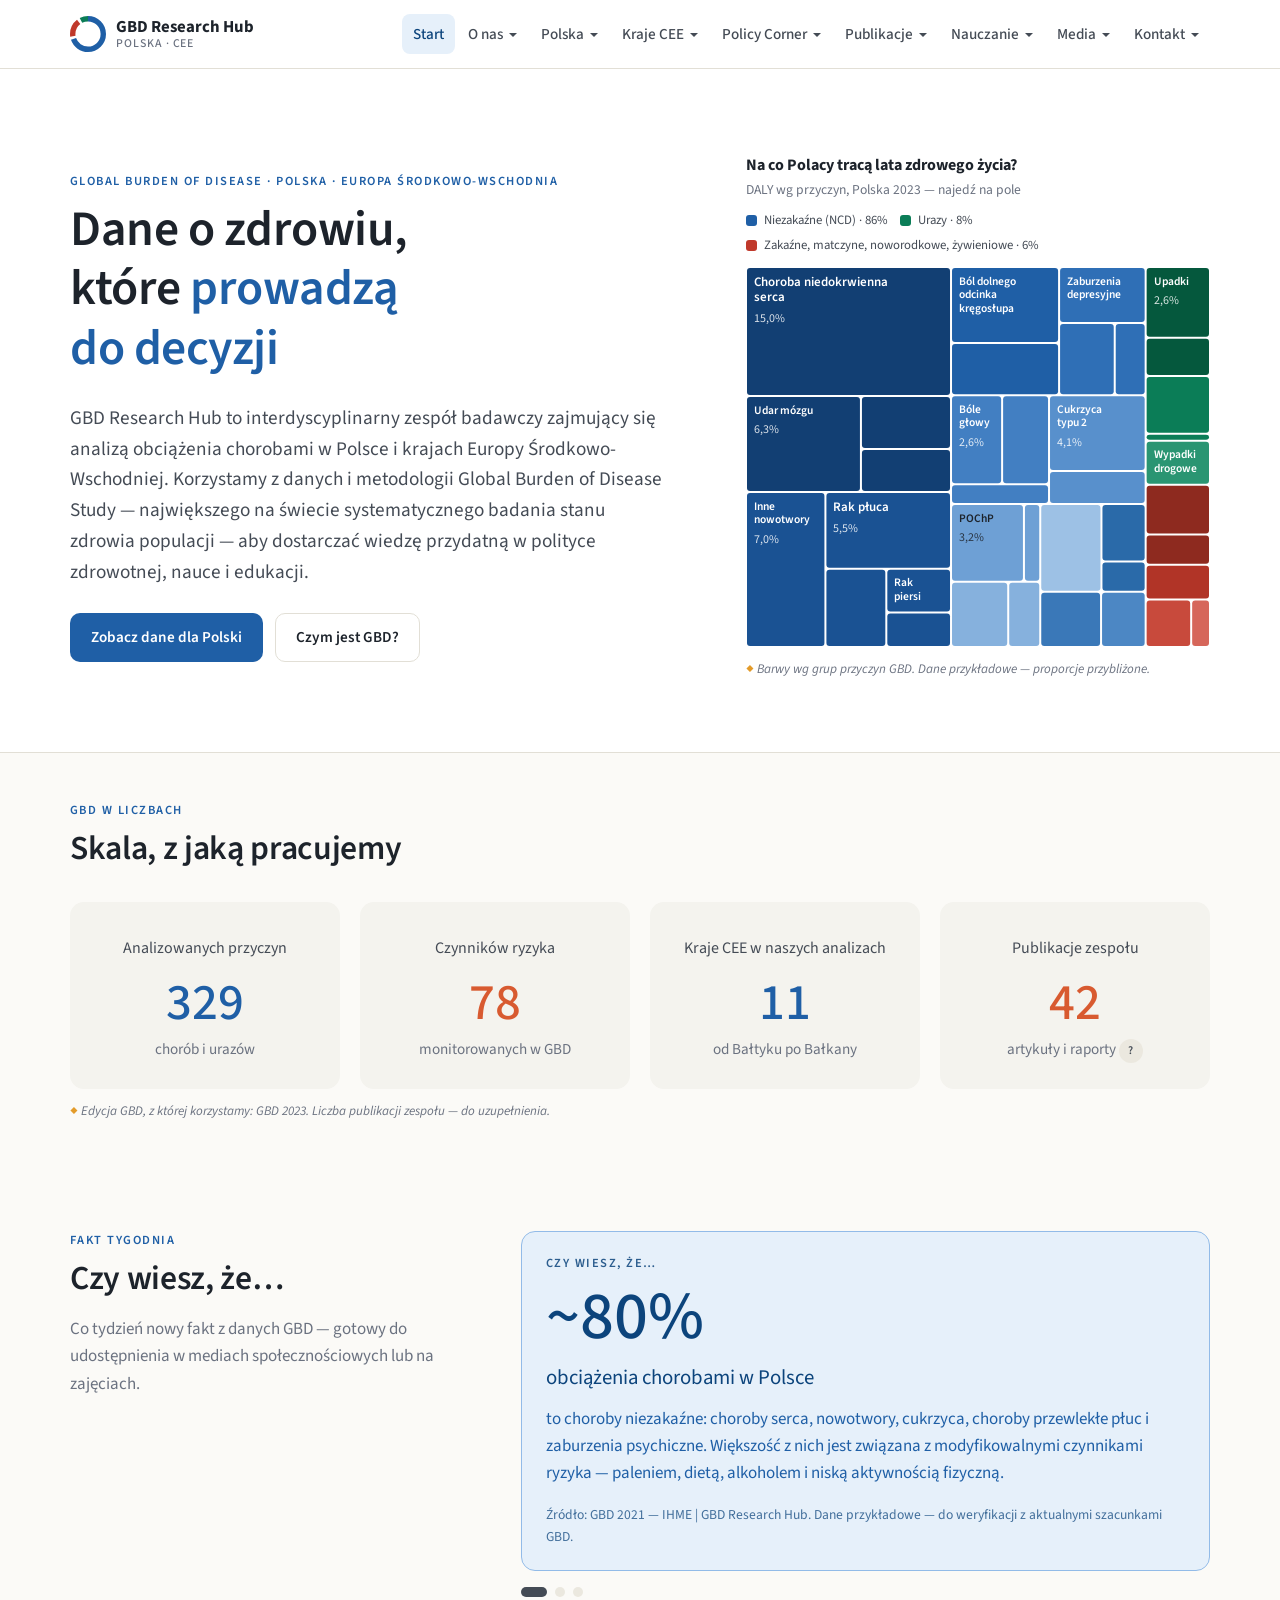
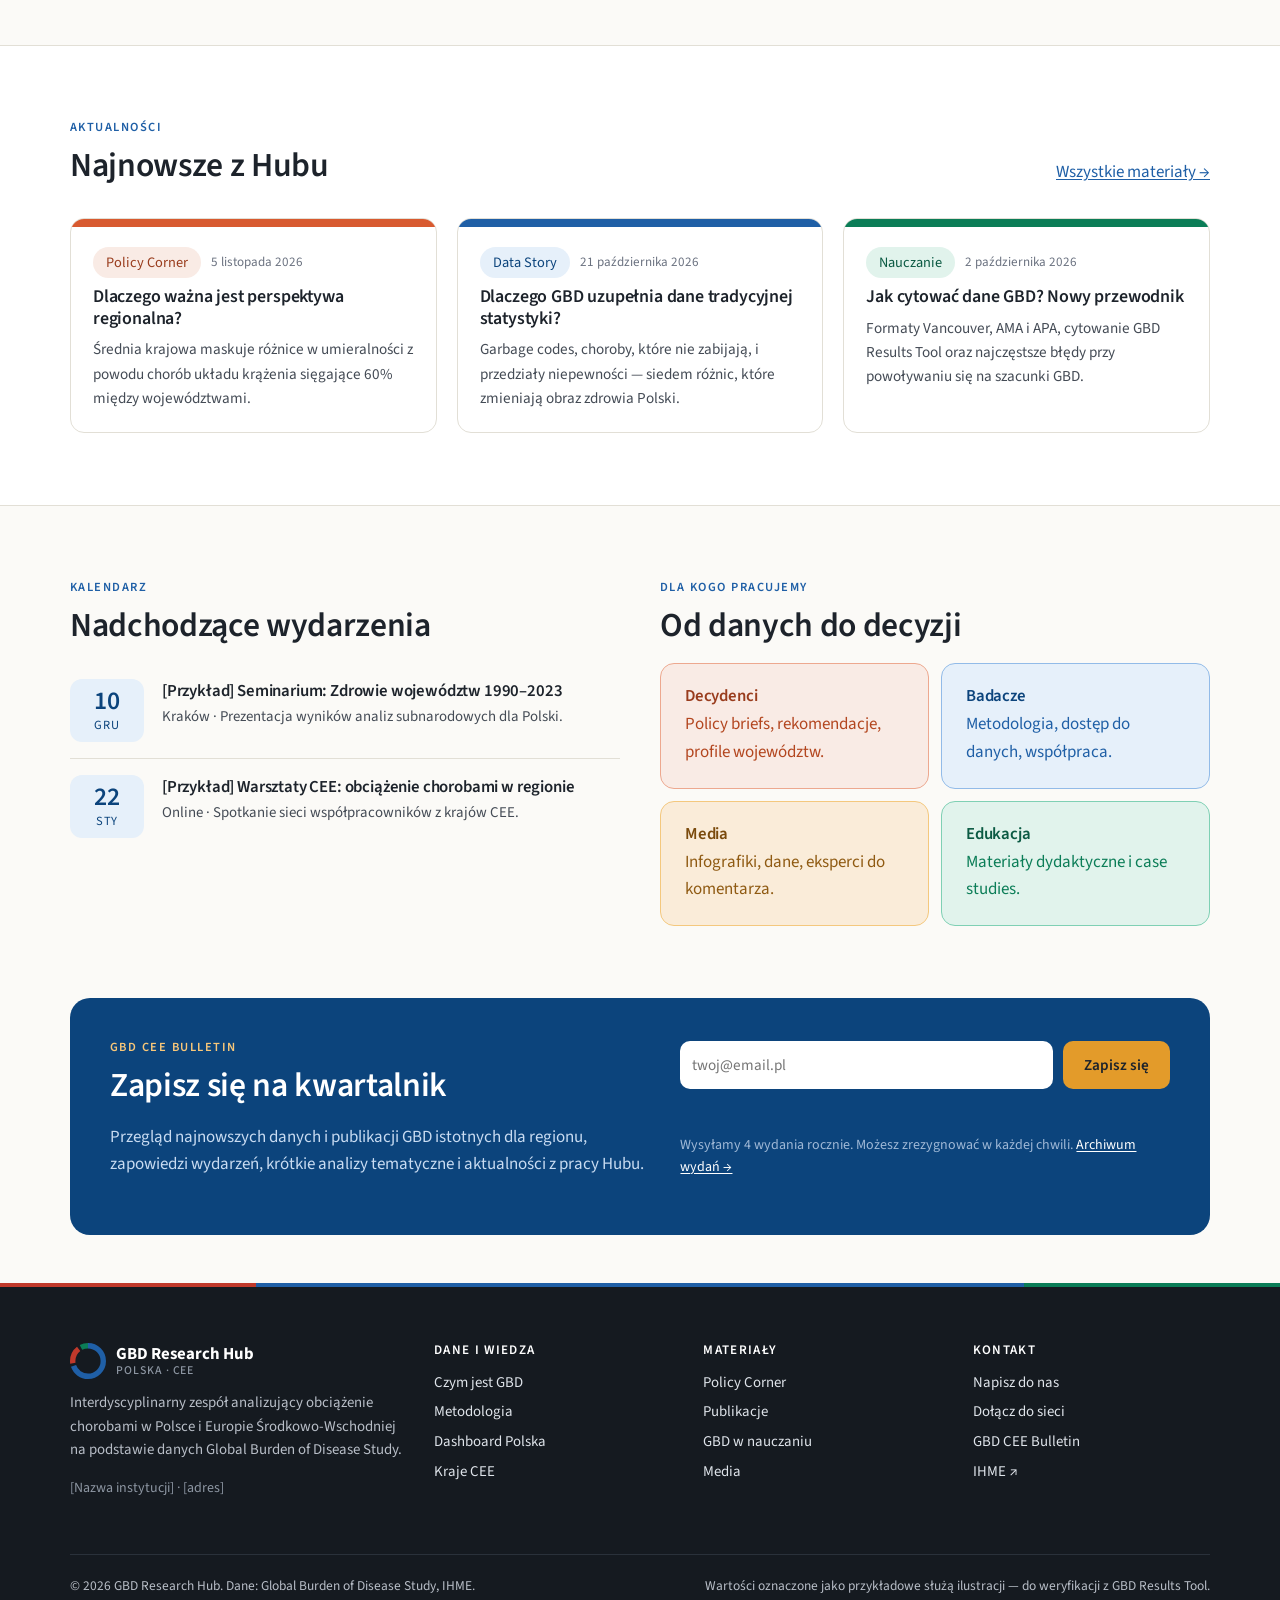
<file: index.html>
<!doctype html>
<html lang="pl">
<head>
  <meta charset="utf-8">
  <meta name="viewport" content="width=device-width, initial-scale=1">
  <title>GBD Research Hub — obciążenie chorobami w Polsce i CEE</title>
  <meta name="description" content="GBD Research Hub — interdyscyplinarny zespół analizujący obciążenie chorobami w Polsce i Europie Środkowo-Wschodniej na podstawie danych Global Burden of Disease Study.">
  <link rel="preconnect" href="https://fonts.googleapis.com">
  <link rel="preconnect" href="https://fonts.gstatic.com" crossorigin>
  <link href="https://fonts.googleapis.com/css2?family=Source+Sans+3:wght@400;500;600;700&family=JetBrains+Mono:wght@400&display=swap" rel="stylesheet">
  <link rel="stylesheet" href="assets/css/styles.css">
  <link rel="icon" href="assets/img/favicon.svg" type="image/svg+xml">
</head>
<body>
  <div data-site-header></div>

  <main id="main">
    <!-- Lead -->
    <section class="hero">
      <div class="container">
        <div>
          <span class="eyebrow">Global Burden of Disease · Polska · Europa Środkowo-Wschodnia</span>
          <h1>Dane o zdrowiu, które <em>prowadzą do decyzji</em></h1>
          <p class="lead">GBD Research Hub to interdyscyplinarny zespół badawczy zajmujący się analizą obciążenia chorobami w Polsce i krajach Europy Środkowo-Wschodniej. Korzystamy z danych i metodologii Global Burden of Disease Study — największego na świecie systematycznego badania stanu zdrowia populacji — aby dostarczać wiedzę przydatną w polityce zdrowotnej, nauce i edukacji.</p>
          <div class="hero-actions">
            <a class="btn btn-primary" href="polska.html#dashboard">Zobacz dane dla Polski</a>
            <a class="btn btn-ghost" href="o-nas.html#czym-jest-gbd">Czym jest GBD?</a>
          </div>
        </div>
        <figure class="hero-viz">
          <figcaption class="hero-viz-cap"><b>Na co Polacy tracą lata zdrowego życia?</b><span>DALY wg przyczyn, Polska 2023 — najedź na pole</span></figcaption>
          <div id="hero-treemap"></div>
          <p class="sample-note mt-1 mb-0">Barwy wg grup przyczyn GBD. Dane przykładowe — proporcje przybliżone.</p>
        </figure>
      </div>
    </section>

    <!-- GBD w liczbach -->
    <section class="section tight">
      <div class="container">
        <div class="section-head">
          <span class="eyebrow">GBD w liczbach</span>
          <h2>Skala, z jaką pracujemy</h2>
        </div>
        <div class="grid g4" data-numbers></div>
        <p class="sample-note mt-1">Edycja GBD, z której korzystamy: GBD 2023. Liczba publikacji zespołu — do uzupełnienia.</p>
      </div>
    </section>

    <!-- Czy wiesz, że… -->
    <section class="section tight">
      <div class="container">
        <div class="grid g2 facts-grid">
          <div class="section-head">
            <span class="eyebrow">Fakt tygodnia</span>
            <h2>Czy wiesz, że…</h2>
            <p class="muted">Co tydzień nowy fakt z danych GBD — gotowy do udostępnienia w mediach społecznościowych lub na zajęciach.</p>
          </div>
          <div data-facts aria-live="polite"></div>
        </div>
      </div>
    </section>

    <!-- Aktualności -->
    <section class="section alt">
      <div class="container">
        <div class="section-head" style="display:flex;justify-content:space-between;align-items:end;max-width:none;gap:20px;flex-wrap:wrap">
          <div><span class="eyebrow">Aktualności</span><h2 class="mb-0">Najnowsze z Hubu</h2></div>
          <a href="publikacje.html">Wszystkie materiały →</a>
        </div>
        <div class="grid g3" data-news="3"></div>
      </div>
    </section>

    <!-- Wydarzenia + newsletter -->
    <section class="section">
      <div class="container">
        <div class="grid g2" style="gap:40px;align-items:start">
          <div>
            <span class="eyebrow">Kalendarz</span>
            <h2>Nadchodzące wydarzenia</h2>
            <div data-events></div>
          </div>
          <div>
            <span class="eyebrow">Dla kogo pracujemy</span>
            <h2>Od danych do decyzji</h2>
            <div class="grid g2" style="gap:12px">
              <a class="tone tone-coral" href="policy.html" style="text-decoration:none"><h4>Decydenci</h4><p>Policy briefs, rekomendacje, profile województw.</p></a>
              <a class="tone tone-blue" href="metodologia.html#jak-korzystac" style="text-decoration:none"><h4>Badacze</h4><p>Metodologia, dostęp do danych, współpraca.</p></a>
              <a class="tone tone-amber" href="media.html" style="text-decoration:none"><h4>Media</h4><p>Infografiki, dane, eksperci do komentarza.</p></a>
              <a class="tone tone-green" href="nauczanie.html" style="text-decoration:none"><h4>Edukacja</h4><p>Materiały dydaktyczne i case studies.</p></a>
            </div>
          </div>
        </div>
      </div>
    </section>

    <!-- Newsletter -->
    <section class="section tight" style="padding-top:0">
      <div class="container">
        <div class="newsletter" id="newsletter">
          <div>
            <span class="eyebrow" style="color:#f8c779">GBD CEE Bulletin</span>
            <h2>Zapisz się na kwartalnik</h2>
            <p>Przegląd najnowszych danych i publikacji GBD istotnych dla regionu, zapowiedzi wydarzeń, krótkie analizy tematyczne i aktualności z pracy Hubu.</p>
          </div>
          <div>
            <form data-demo="Dziękujemy! Potwierdzenie zapisu wyślemy na podany adres. (Formularz demonstracyjny — integracja do uzupełnienia.)">
              <label class="sr-only" for="nl-email">Adres e-mail</label>
              <input id="nl-email" type="email" required placeholder="twoj@email.pl" autocomplete="email">
              <button class="btn" type="submit">Zapisz się</button>
            </form>
            <p class="form-msg" role="status"></p>
            <p class="small" style="color:#9fb8d6">Wysyłamy 4 wydania rocznie. Możesz zrezygnować w każdej chwili. <a href="kontakt.html#bulletin" style="color:#fff">Archiwum wydań →</a></p>
          </div>
        </div>
      </div>
    </section>
  </main>

  <div data-site-footer></div>
  <script src="assets/js/data.js"></script>
  <script src="assets/js/site.js"></script>
  <script src="assets/js/charts.js"></script>
  <script>
    document.addEventListener("DOMContentLoaded", () => {
      GBDCharts.treemap(document.getElementById("hero-treemap"), GBD.polandDalyCauses, { label: "DALY wg przyczyn, Polska 2023", ratio: 0.82, table: false });
    });
  </script>
</body>
</html>
</file>
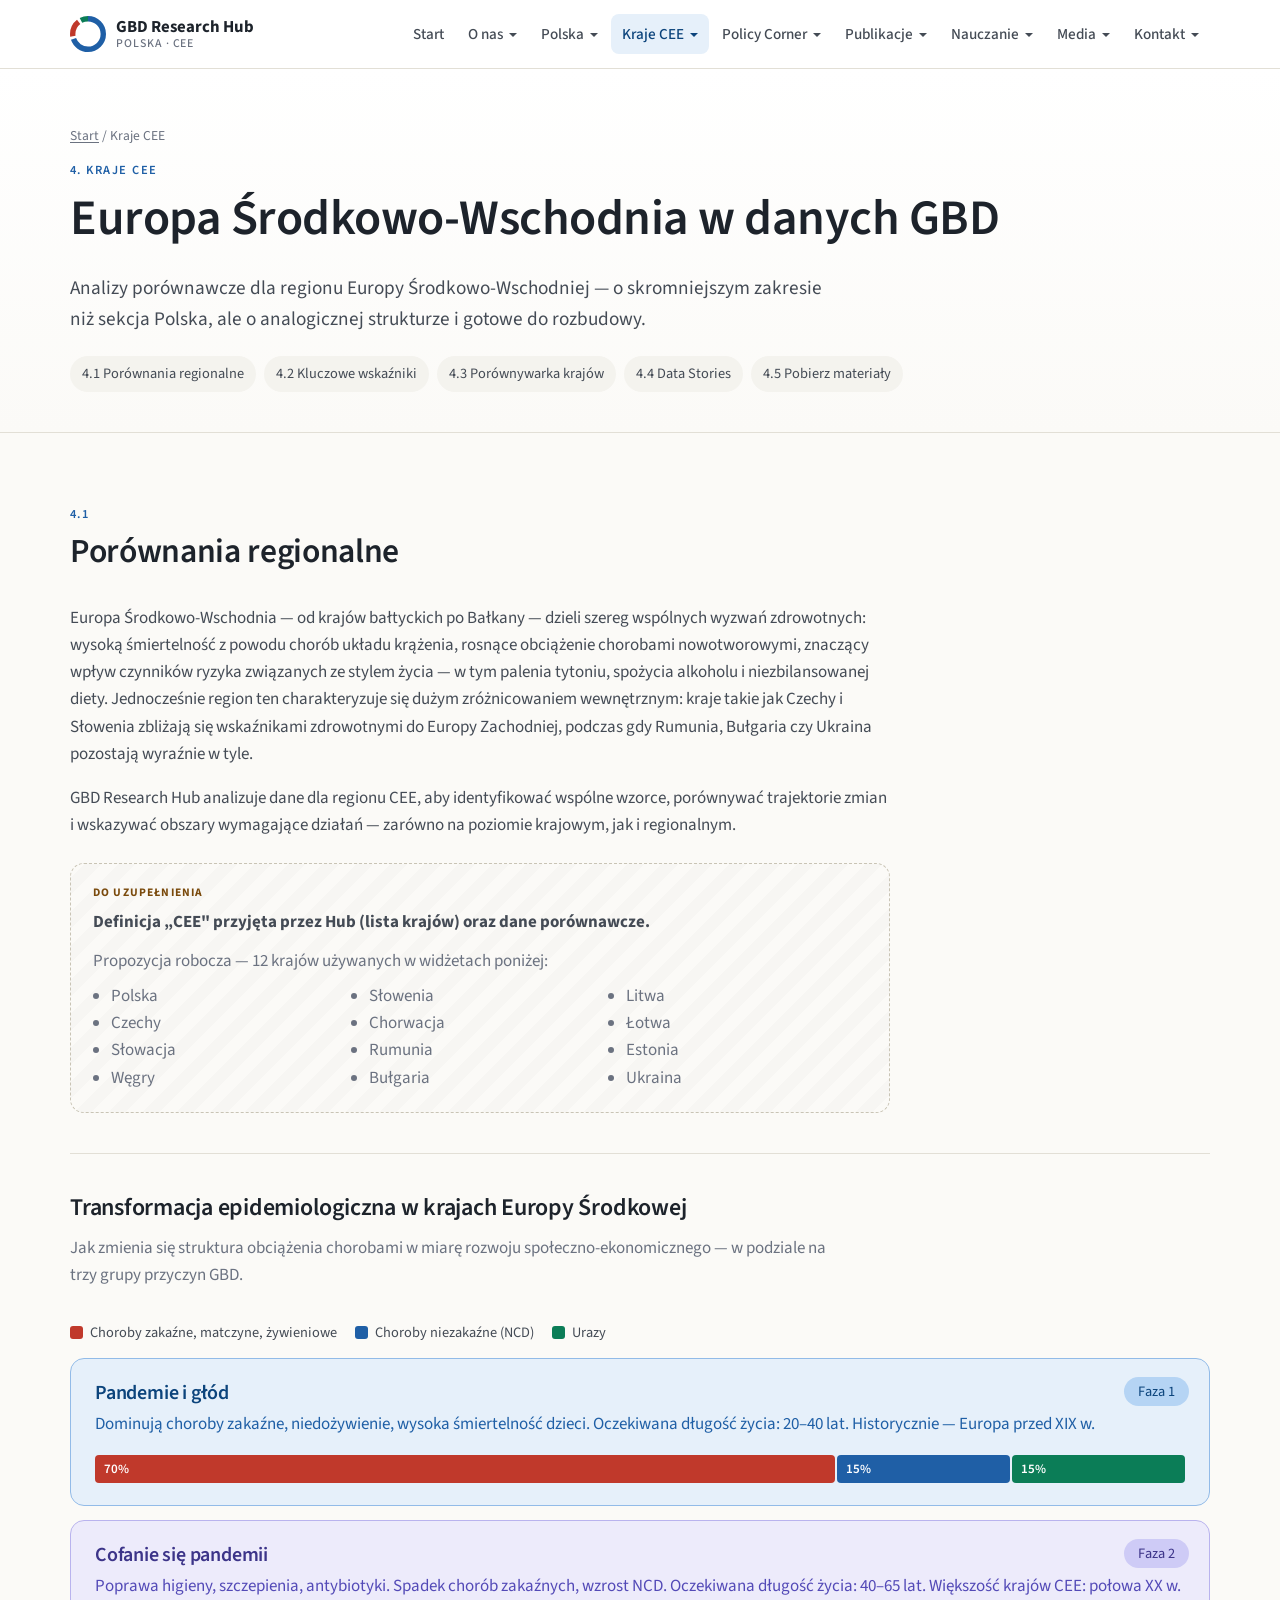
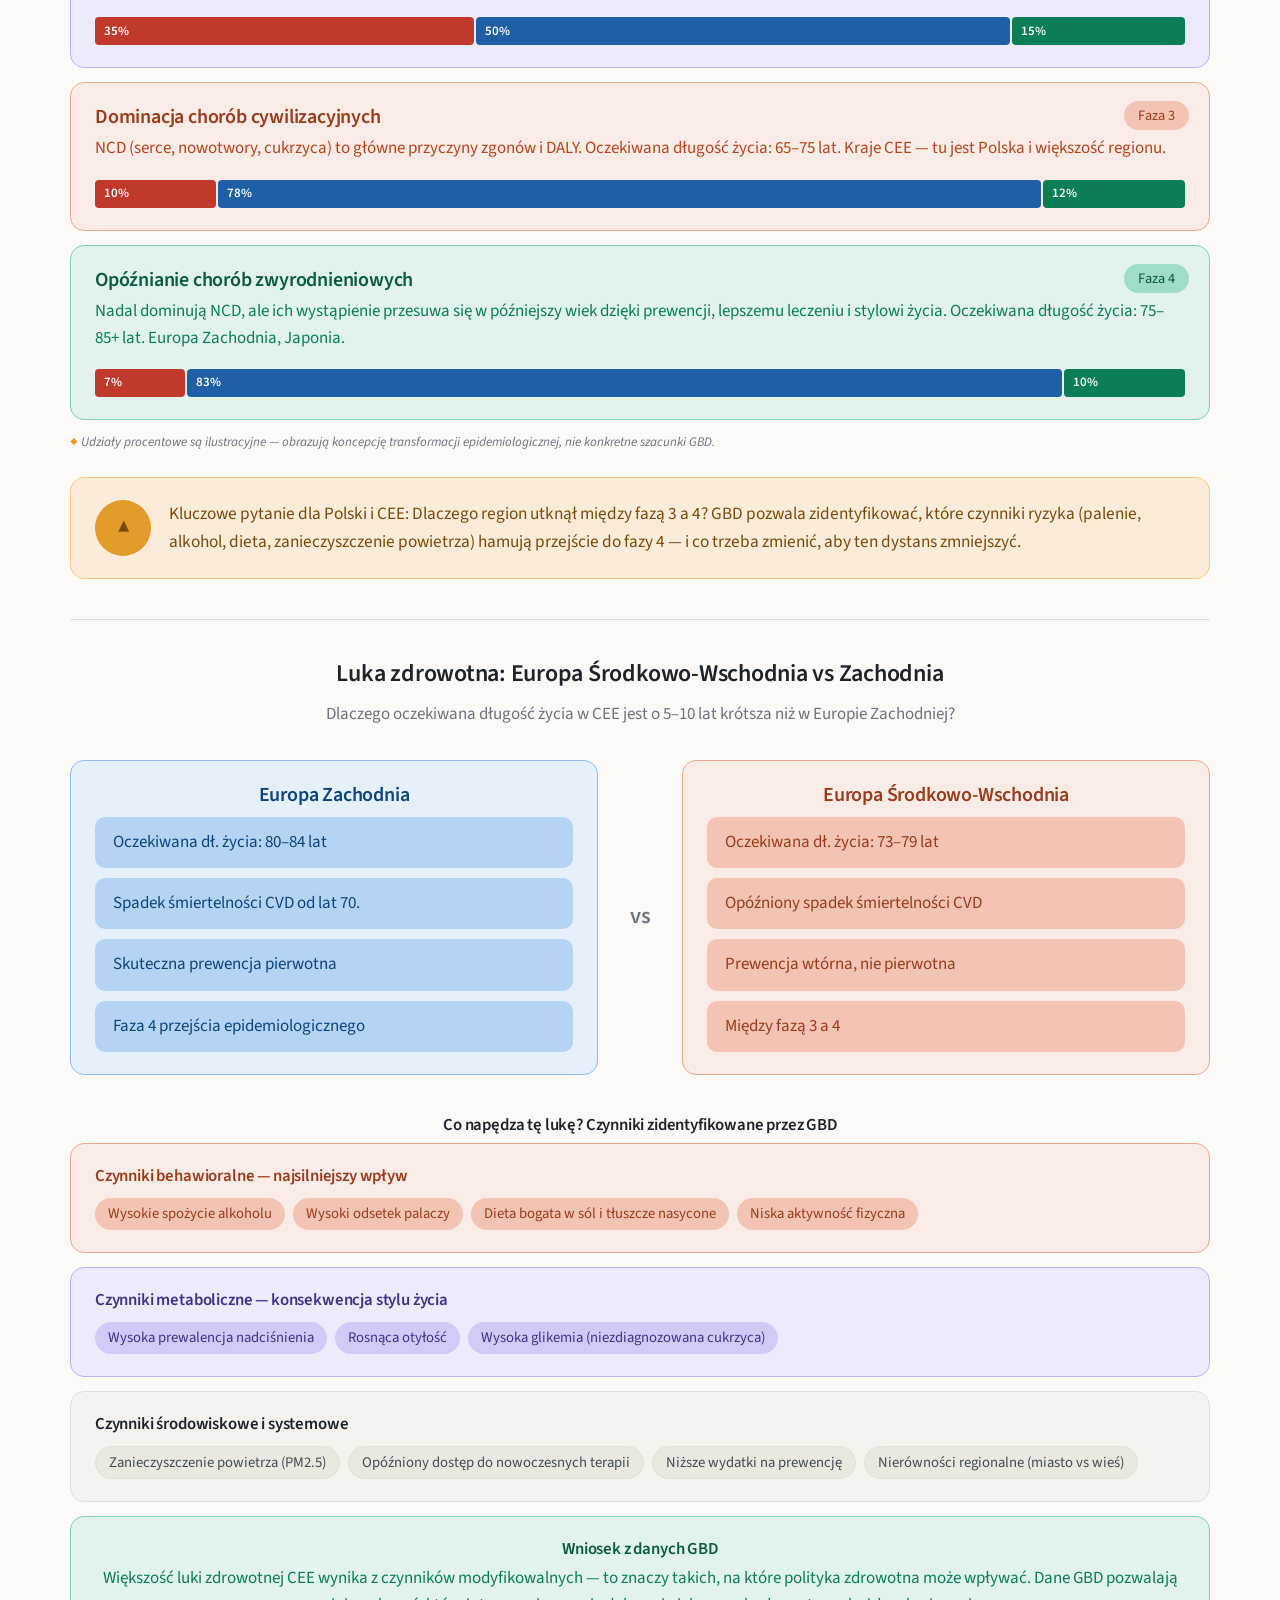
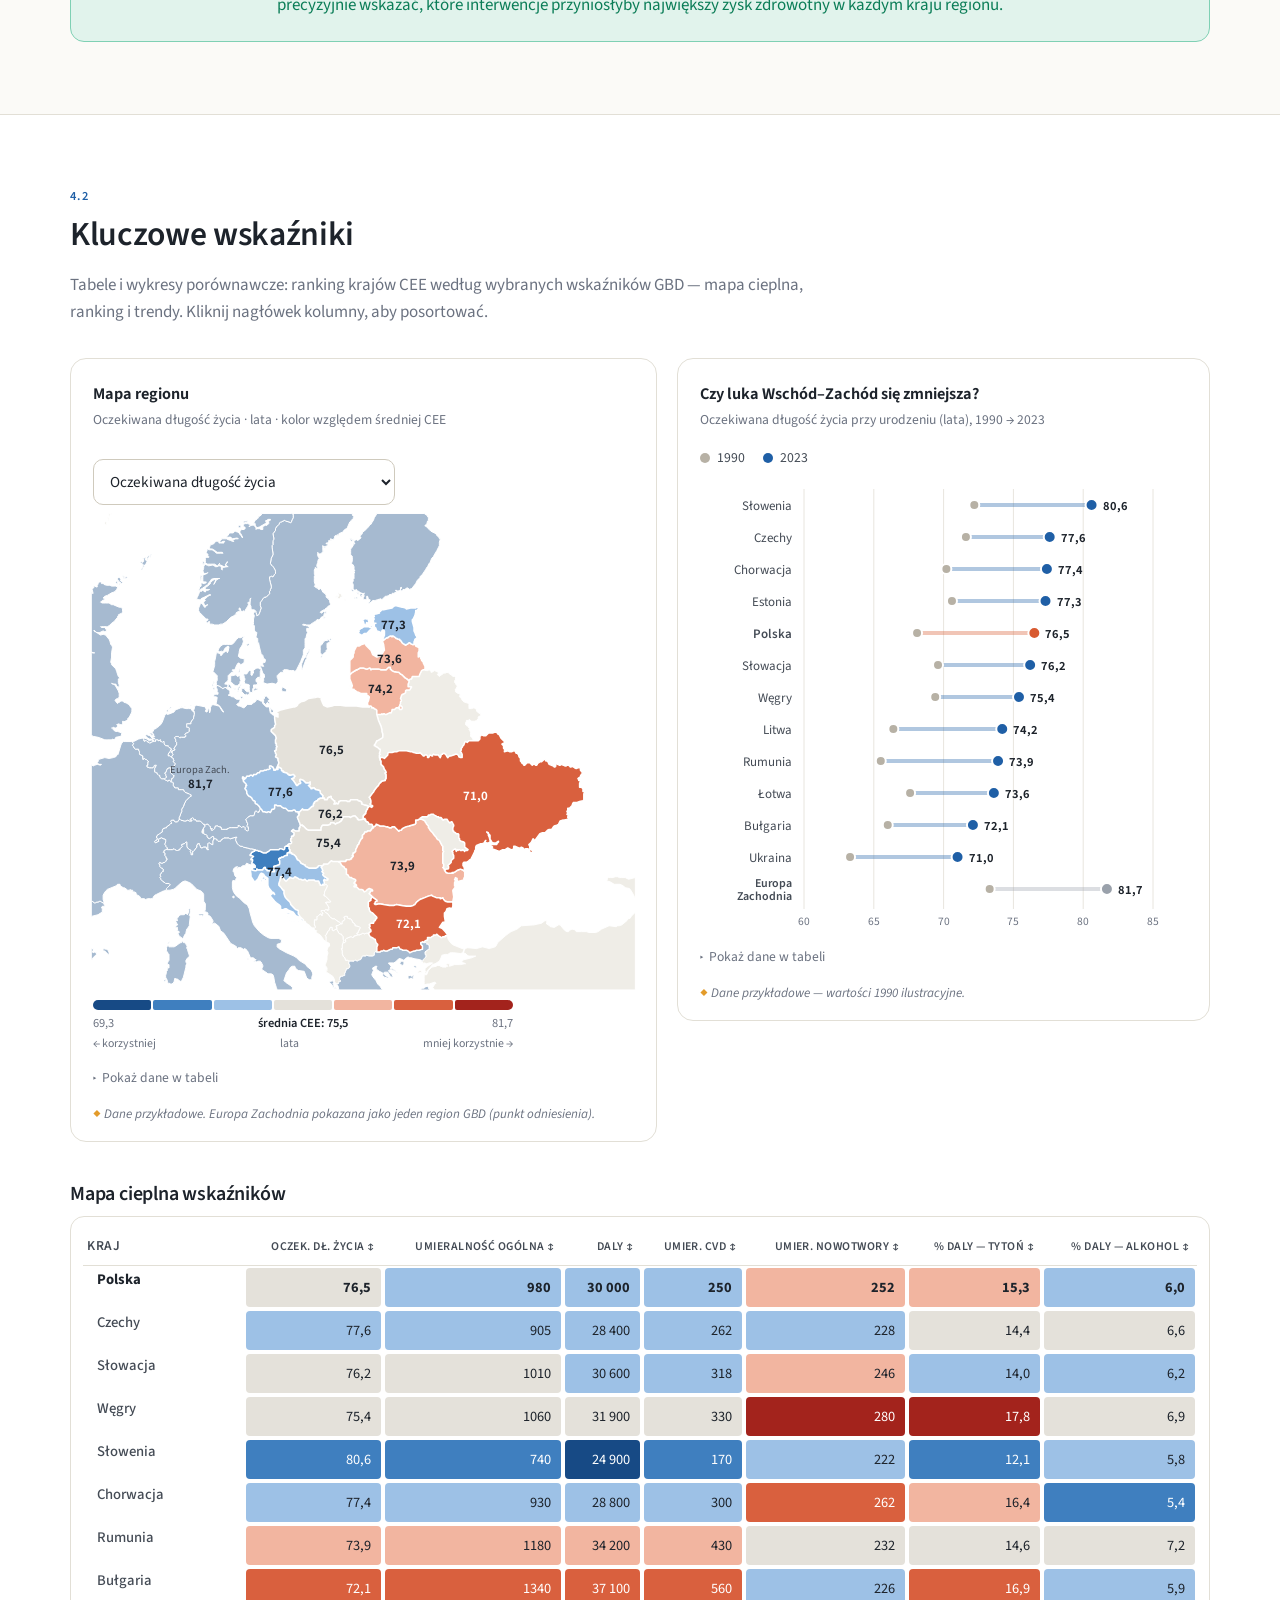
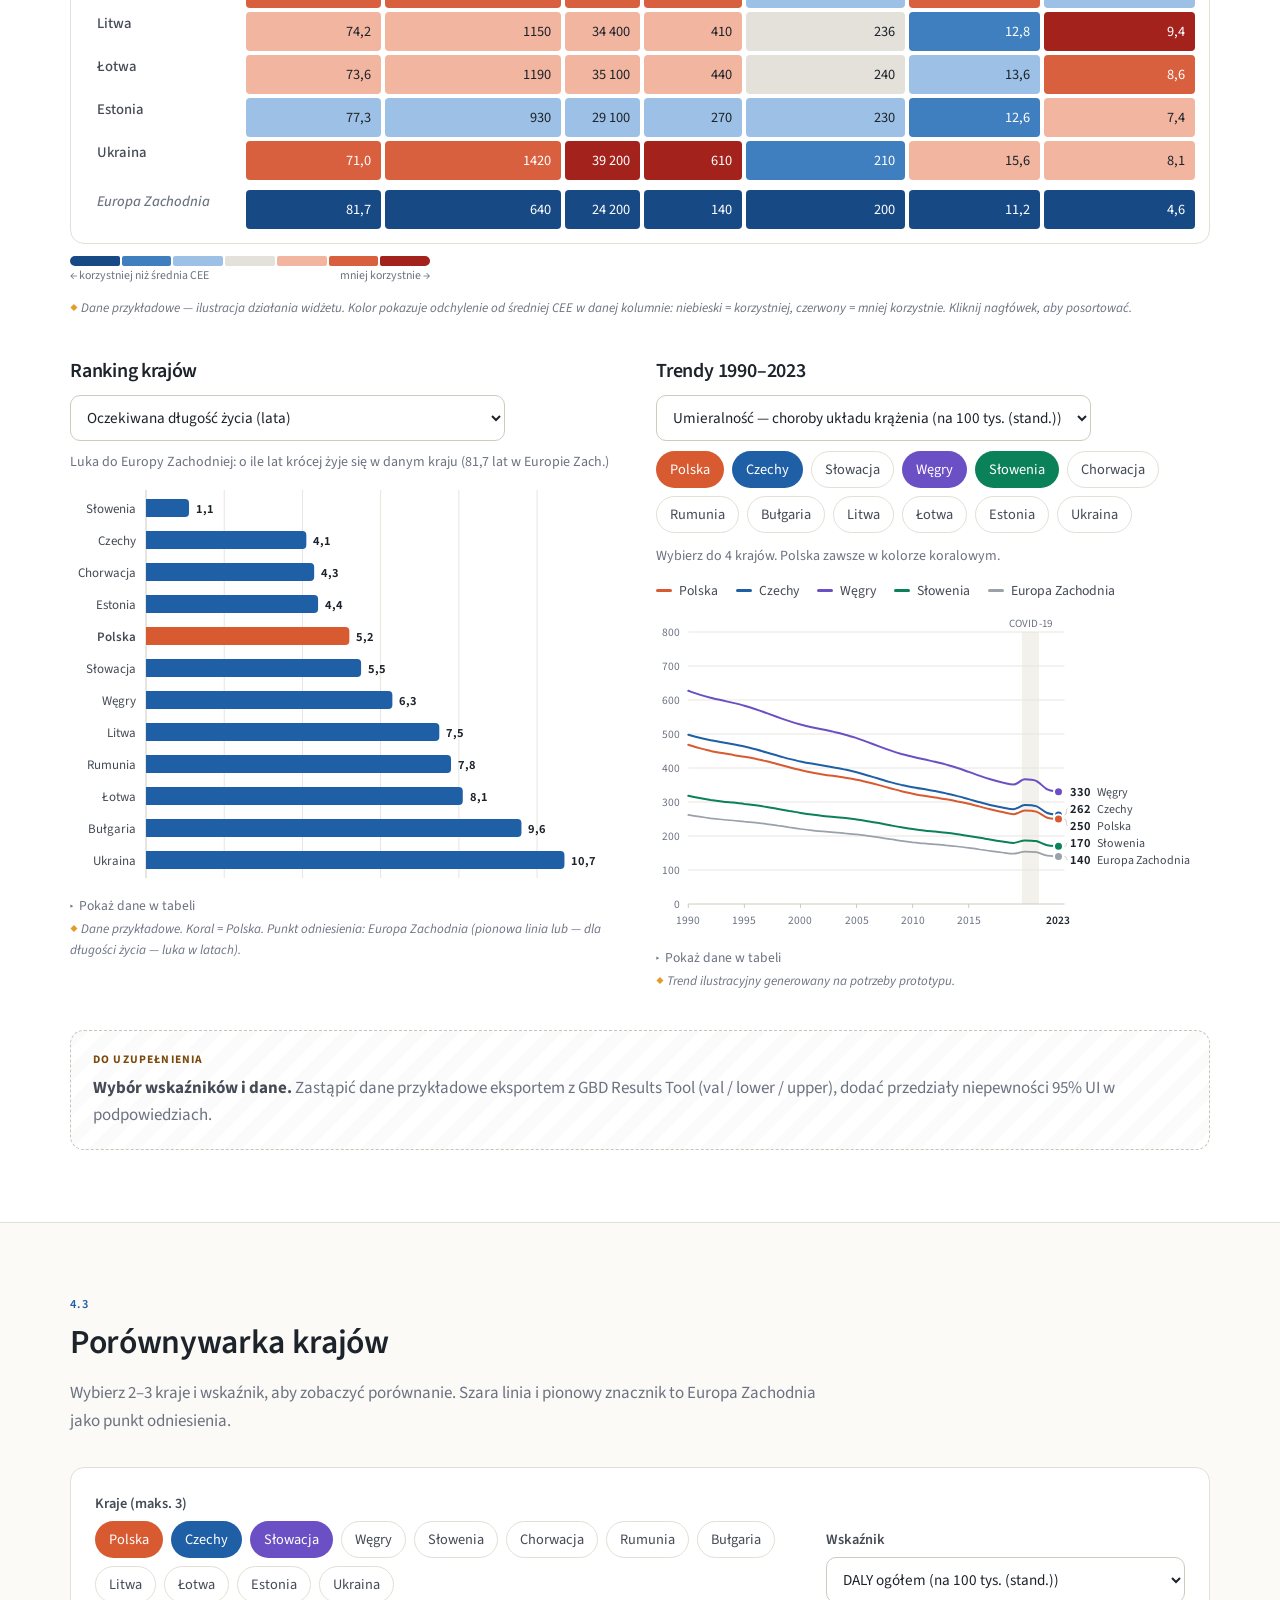
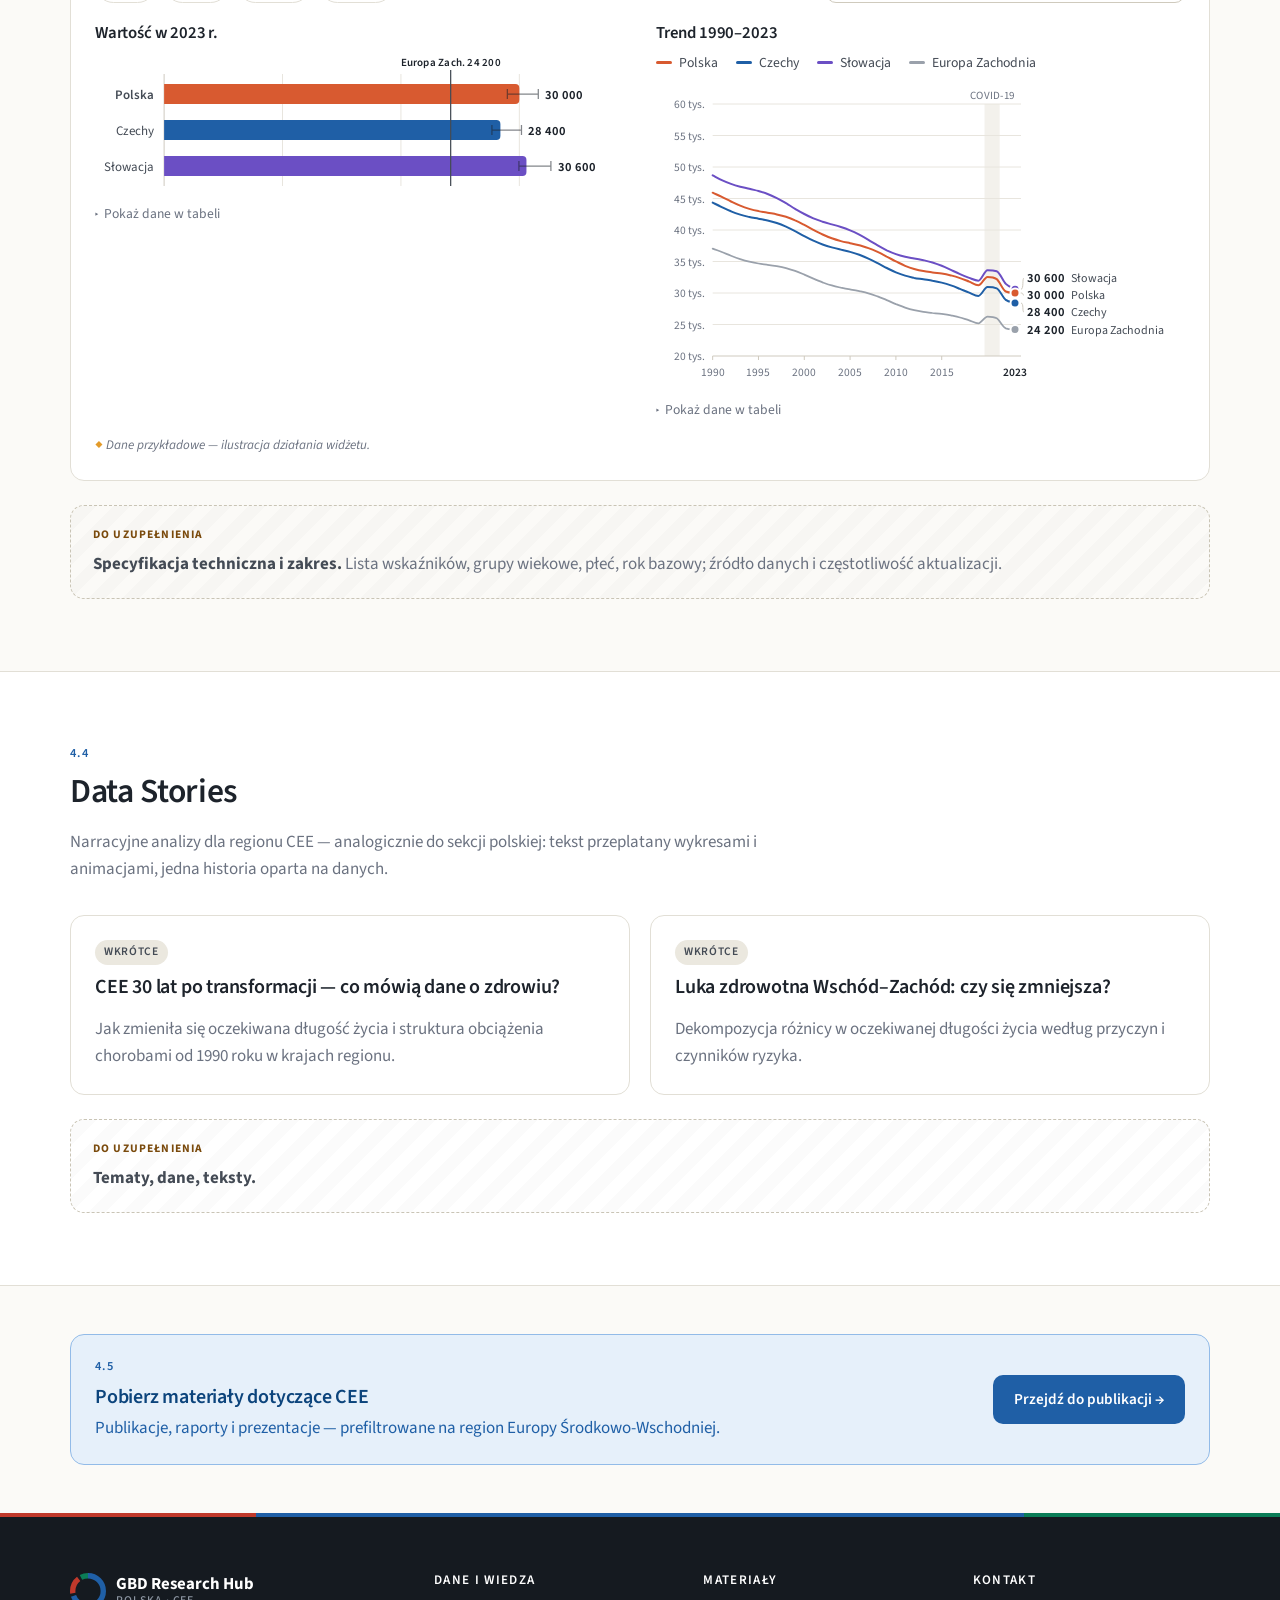
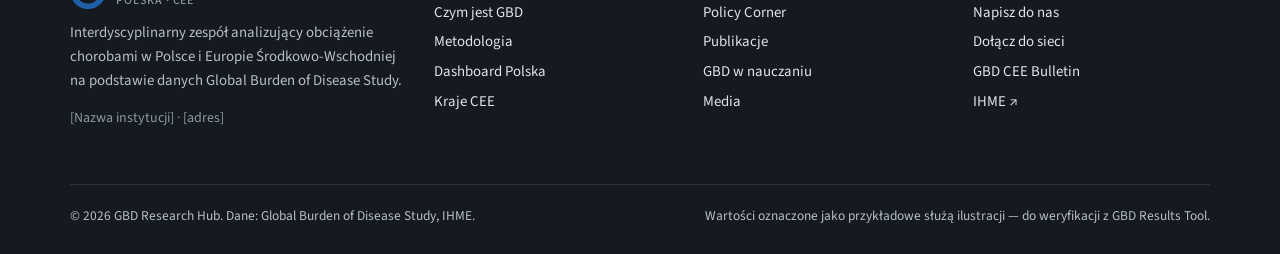
<file: cee.html>
<!doctype html>
<html lang="pl">
<head>
  <meta charset="utf-8">
  <meta name="viewport" content="width=device-width, initial-scale=1">
  <title>Kraje CEE — GBD Research Hub</title>
  <meta name="description" content="Analizy porównawcze obciążenia chorobami dla regionu Europy Środkowo-Wschodniej na podstawie danych Global Burden of Disease Study.">
  <link rel="preconnect" href="https://fonts.googleapis.com">
  <link rel="preconnect" href="https://fonts.gstatic.com" crossorigin>
  <link href="https://fonts.googleapis.com/css2?family=Source+Sans+3:wght@400;500;600;700&family=JetBrains+Mono:wght@400&display=swap" rel="stylesheet">
  <link rel="stylesheet" href="assets/css/styles.css">
  <link rel="icon" href="assets/img/favicon.svg" type="image/svg+xml">
  <style>
    .phase { position: relative; }
    .phase .phase-badge { position: absolute; top: 18px; right: 20px; padding: 3px 14px; border-radius: 999px; font-size: .9rem; }
    .phase h3 { padding-right: 90px; }
    .phase .stack { margin-top: 14px; }
    .phase-1 .phase-badge { background: var(--ncd-mid); color: var(--ncd-dark); }
    .phase-2 .phase-badge { background: var(--purple-mid); color: var(--purple-dark); }
    .phase-3 .phase-badge { background: var(--coral-mid); color: var(--coral-dark); }
    .phase-4 .phase-badge { background: var(--inj-mid); color: var(--inj-dark); }
    .key-q { display: grid; grid-template-columns: 56px 1fr; gap: 18px; align-items: center; }
    .key-q .icon { width: 56px; height: 56px; border-radius: 50%; background: var(--amber); display: grid; place-items: center; color: var(--amber-dark); font-size: 1.4rem; }
    .key-q p { font-size: 1.08rem; color: var(--amber-dark) !important; margin: 0; }
    .gap-col h3 { text-align: center; }
    .gap-item { padding: 12px 18px; border-radius: 10px; margin-top: 10px; }
    .gap-west .gap-item { background: var(--ncd-mid); color: var(--ncd-dark); }
    .gap-cee .gap-item { background: var(--coral-mid); color: var(--coral-dark); }
    .driver .pill { font-size: .92rem; }
    .driver.tone-coral .pill { background: var(--coral-mid); color: var(--coral-dark); }
    .driver.tone-purple .pill { background: var(--purple-mid); color: var(--purple-dark); }
    .driver.tone-sand .pill { background: var(--sand-2); color: var(--ink-2); border: 1px solid var(--line); }
    .country-list { columns: 3 160px; margin: 8px 0 0; padding-left: 18px; }
    .panel-title { display: flex; justify-content: space-between; align-items: end; gap: 12px; flex-wrap: wrap; margin-bottom: 10px; }
    .panel-title h3 { margin: 0; }
    .chip[aria-pressed="true"] { background: var(--ncd); }
    .cee-top { display: grid; grid-template-columns: minmax(0, 1.1fr) minmax(0, 1fr); gap: 20px; align-items: start; }
    @media (max-width: 960px) { .cee-top { grid-template-columns: minmax(0, 1fr); } }
    figure.chart-card { margin: 0; }
    .chart-card .panel-title { align-items: start; }
    .teaser { display: flex; flex-direction: column; gap: 10px; }
    .teaser .badge { align-self: flex-start; }
    @media (max-width: 620px) {
      .phase h3 { padding-right: 0; margin-top: 34px; }
      .phase .phase-badge { top: 14px; left: 20px; right: auto; }
      .stack > div { font-size: .72rem; }
    }
  </style>
</head>
<body>
  <div data-site-header></div>

  <main id="main">
    <section class="page-hero">
      <div class="container">
        <div class="breadcrumbs"><a href="index.html">Start</a> / Kraje CEE</div>
        <span class="eyebrow">4. Kraje CEE</span>
        <h1>Europa Środkowo-Wschodnia w danych GBD</h1>
        <p class="lead">Analizy porównawcze dla regionu Europy Środkowo-Wschodniej — o skromniejszym zakresie niż sekcja Polska, ale o analogicznej strukturze i gotowe do rozbudowy.</p>
        <nav class="toc" aria-label="Spis treści">
          <a href="#porownania">4.1 Porównania regionalne</a>
          <a href="#wskazniki">4.2 Kluczowe wskaźniki</a>
          <a href="#porownywarka">4.3 Porównywarka krajów</a>
          <a href="#data-stories">4.4 Data Stories</a>
          <a href="#materialy">4.5 Pobierz materiały</a>
        </nav>
      </div>
    </section>

    <!-- 4.1 Porównania regionalne -->
    <section class="section" id="porownania">
      <div class="container">
        <div class="section-head">
          <span class="eyebrow">4.1</span>
          <h2>Porównania regionalne</h2>
        </div>
        <div class="prose narrow">
          <p>Europa Środkowo-Wschodnia — od krajów bałtyckich po Bałkany — dzieli szereg wspólnych wyzwań zdrowotnych: wysoką śmiertelność z powodu chorób układu krążenia, rosnące obciążenie chorobami nowotworowymi, znaczący wpływ czynników ryzyka związanych ze stylem życia — w tym palenia tytoniu, spożycia alkoholu i niezbilansowanej diety. Jednocześnie region ten charakteryzuje się dużym zróżnicowaniem wewnętrznym: kraje takie jak Czechy i Słowenia zbliżają się wskaźnikami zdrowotnymi do Europy Zachodniej, podczas gdy Rumunia, Bułgaria czy Ukraina pozostają wyraźnie w tyle.</p>
          <p>GBD Research Hub analizuje dane dla regionu CEE, aby identyfikować wspólne wzorce, porównywać trajektorie zmian i wskazywać obszary wymagające działań — zarówno na poziomie krajowym, jak i regionalnym.</p>
        </div>
        <div class="todo narrow mt-2">
          <strong>Definicja „CEE" przyjęta przez Hub (lista krajów) oraz dane porównawcze.</strong>
          <p class="mb-0 mt-1">Propozycja robocza — 12 krajów używanych w widżetach poniżej:</p>
          <ul class="country-list" id="cee-list"></ul>
        </div>

        <!-- Transformacja epidemiologiczna -->
        <div class="anchor-sub" id="transformacja">
          <div class="section-head">
            <h3 style="font-size:1.5rem">Transformacja epidemiologiczna w krajach Europy Środkowej</h3>
            <p class="muted">Jak zmienia się struktura obciążenia chorobami w miarę rozwoju społeczno-ekonomicznego — w podziale na trzy grupy przyczyn GBD.</p>
          </div>
          <div class="legend">
            <span><i style="background:var(--cmnn)"></i>Choroby zakaźne, matczyne, żywieniowe</span>
            <span><i style="background:var(--ncd)"></i>Choroby niezakaźne (NCD)</span>
            <span><i style="background:var(--inj)"></i>Urazy</span>
          </div>
          <div class="grid" style="gap:14px" id="phases"></div>
          <p class="sample-note mt-1">Udziały procentowe są ilustracyjne — obrazują koncepcję transformacji epidemiologicznej, nie konkretne szacunki GBD.</p>
          <div class="tone tone-amber mt-2 key-q">
            <div class="icon" aria-hidden="true">▲</div>
            <p>Kluczowe pytanie dla Polski i CEE: Dlaczego region utknął między fazą 3 a 4? GBD pozwala zidentyfikować, które czynniki ryzyka (palenie, alkohol, dieta, zanieczyszczenie powietrza) hamują przejście do fazy 4 — i co trzeba zmienić, aby ten dystans zmniejszyć.</p>
          </div>
        </div>

        <!-- Luka zdrowotna -->
        <div class="anchor-sub" id="luka">
          <div class="section-head" style="max-width:none;text-align:center">
            <h3 style="font-size:1.5rem">Luka zdrowotna: Europa Środkowo-Wschodnia vs Zachodnia</h3>
            <p class="muted">Dlaczego oczekiwana długość życia w CEE jest o 5–10 lat krótsza niż w Europie Zachodniej?</p>
          </div>
          <div class="split-vs">
            <div class="tone tone-blue gap-col gap-west">
              <h3>Europa Zachodnia</h3>
              <div class="gap-item">Oczekiwana dł. życia: 80–84 lat</div>
              <div class="gap-item">Spadek śmiertelności CVD od lat 70.</div>
              <div class="gap-item">Skuteczna prewencja pierwotna</div>
              <div class="gap-item">Faza 4 przejścia epidemiologicznego</div>
            </div>
            <div class="vs">vs</div>
            <div class="tone tone-coral gap-col gap-cee">
              <h3>Europa Środkowo-Wschodnia</h3>
              <div class="gap-item">Oczekiwana dł. życia: 73–79 lat</div>
              <div class="gap-item">Opóźniony spadek śmiertelności CVD</div>
              <div class="gap-item">Prewencja wtórna, nie pierwotna</div>
              <div class="gap-item">Między fazą 3 a 4</div>
            </div>
          </div>

          <h4 class="center mt-3">Co napędza tę lukę? Czynniki zidentyfikowane przez GBD</h4>
          <div class="grid" style="gap:14px">
            <div class="tone tone-coral driver">
              <h4>Czynniki behawioralne — najsilniejszy wpływ</h4>
              <div class="pills"><span class="pill">Wysokie spożycie alkoholu</span><span class="pill">Wysoki odsetek palaczy</span><span class="pill">Dieta bogata w sól i tłuszcze nasycone</span><span class="pill">Niska aktywność fizyczna</span></div>
            </div>
            <div class="tone tone-purple driver">
              <h4>Czynniki metaboliczne — konsekwencja stylu życia</h4>
              <div class="pills"><span class="pill">Wysoka prewalencja nadciśnienia</span><span class="pill">Rosnąca otyłość</span><span class="pill">Wysoka glikemia (niezdiagnozowana cukrzyca)</span></div>
            </div>
            <div class="tone tone-sand driver">
              <h4>Czynniki środowiskowe i systemowe</h4>
              <div class="pills"><span class="pill">Zanieczyszczenie powietrza (PM2.5)</span><span class="pill">Opóźniony dostęp do nowoczesnych terapii</span><span class="pill">Niższe wydatki na prewencję</span><span class="pill">Nierówności regionalne (miasto vs wieś)</span></div>
            </div>
            <div class="tone tone-green center">
              <h4>Wniosek z danych GBD</h4>
              <p>Większość luki zdrowotnej CEE wynika z czynników modyfikowalnych — to znaczy takich, na które polityka zdrowotna może wpływać. Dane GBD pozwalają precyzyjnie wskazać, które interwencje przyniosłyby największy zysk zdrowotny w każdym kraju regionu.</p>
            </div>
          </div>
        </div>
      </div>
    </section>

    <!-- 4.2 Kluczowe wskaźniki -->
    <section class="section alt" id="wskazniki">
      <div class="container">
        <div class="section-head">
          <span class="eyebrow">4.2</span>
          <h2>Kluczowe wskaźniki</h2>
          <p class="muted">Tabele i wykresy porównawcze: ranking krajów CEE według wybranych wskaźników GBD — mapa cieplna, ranking i trendy. Kliknij nagłówek kolumny, aby posortować.</p>
        </div>
        <div class="cee-top">
          <figure class="chart-card">
            <figcaption class="panel-title">
              <div><p class="cc-title">Mapa regionu</p><p class="cc-sub" id="map-sub">względem średniej CEE</p></div>
              <div class="field" style="margin:0;min-width:220px"><label for="map-ind" class="sr-only">Wskaźnik na mapie</label><select id="map-ind"></select></div>
            </figcaption>
            <div id="eu-map"></div>
            <p class="sample-note">Dane przykładowe. Europa Zachodnia pokazana jako jeden region GBD (punkt odniesienia).</p>
          </figure>
          <figure class="chart-card">
            <figcaption><p class="cc-title">Czy luka Wschód–Zachód się zmniejsza?</p>
            <p class="cc-sub">Oczekiwana długość życia przy urodzeniu (lata), 1990 → 2023</p></figcaption>
            <div id="le-change"></div>
            <p class="sample-note">Dane przykładowe — wartości 1990 ilustracyjne.</p>
          </figure>
        </div>

        <h3 class="mt-3">Mapa cieplna wskaźników</h3>
        <div id="heatmap"></div>
        <p class="sample-note mt-1">Dane przykładowe — ilustracja działania widżetu. Kolor pokazuje odchylenie od średniej CEE w danej kolumnie: niebieski = korzystniej, czerwony = mniej korzystnie. Kliknij nagłówek, aby posortować.</p>

        <div class="grid g2 mt-3" style="gap:32px;align-items:start">
          <div>
            <div class="panel-title">
              <h3>Ranking krajów</h3>
              <div class="field" style="margin:0;min-width:220px">
                <label for="rank-ind" class="sr-only">Wskaźnik</label>
                <select id="rank-ind"></select>
              </div>
            </div>
            <div id="ranking"></div>
            <p class="sample-note">Dane przykładowe. Koral = Polska. Punkt odniesienia: Europa Zachodnia (pionowa linia lub — dla długości życia — luka w latach).</p>
          </div>
          <div>
            <div class="panel-title">
              <h3>Trendy 1990–2023</h3>
              <div class="field" style="margin:0;min-width:220px">
                <label for="trend-ind" class="sr-only">Wskaźnik</label>
                <select id="trend-ind"></select>
              </div>
            </div>
            <div class="chips" id="trend-chips" role="group" aria-label="Kraje na wykresie (maks. 4)"></div>
            <p class="small muted mb-0 mt-1" id="trend-msg" role="status">Wybierz do 4 krajów. Polska zawsze w kolorze koralowym.</p>
            <div id="trend-chart" class="mt-1"></div>
            <p class="sample-note">Trend ilustracyjny generowany na potrzeby prototypu.</p>
          </div>
        </div>
        <div class="todo mt-2"><strong>Wybór wskaźników i dane.</strong> Zastąpić dane przykładowe eksportem z GBD Results Tool (val / lower / upper), dodać przedziały niepewności 95% UI w podpowiedziach.</div>
      </div>
    </section>

    <!-- 4.3 Porównywarka krajów -->
    <section class="section" id="porownywarka">
      <div class="container">
        <div class="section-head">
          <span class="eyebrow">4.3</span>
          <h2>Porównywarka krajów</h2>
          <p class="muted">Wybierz 2–3 kraje i wskaźnik, aby zobaczyć porównanie. Szara linia i pionowy znacznik to Europa Zachodnia jako punkt odniesienia.</p>
        </div>
        <div class="card">
          <div class="controls">
            <div class="field" style="flex:2">
              <label id="cmp-label">Kraje (maks. 3)</label>
              <div class="chips" id="cmp-chips" role="group" aria-labelledby="cmp-label"></div>
            </div>
            <div class="field">
              <label for="cmp-ind">Wskaźnik</label>
              <select id="cmp-ind"></select>
            </div>
          </div>
          <p class="small muted" id="cmp-msg" role="status"></p>
          <div class="grid g2" style="gap:32px;align-items:start">
            <div><h4>Wartość w 2023 r.</h4><div id="cmp-bars"></div></div>
            <div><h4>Trend 1990–2023</h4><div id="cmp-trend"></div></div>
          </div>
          <p class="sample-note mt-1">Dane przykładowe — ilustracja działania widżetu.</p>
        </div>
        <div class="todo mt-2"><strong>Specyfikacja techniczna i zakres.</strong> Lista wskaźników, grupy wiekowe, płeć, rok bazowy; źródło danych i częstotliwość aktualizacji.</div>
      </div>
    </section>

    <!-- 4.4 Data Stories -->
    <section class="section alt" id="data-stories">
      <div class="container">
        <div class="section-head">
          <span class="eyebrow">4.4</span>
          <h2>Data Stories</h2>
          <p class="muted">Narracyjne analizy dla regionu CEE — analogicznie do sekcji polskiej: tekst przeplatany wykresami i animacjami, jedna historia oparta na danych.</p>
        </div>
        <div class="grid g2">
          <article class="card teaser">
            <span class="badge">Wkrótce</span>
            <h3>CEE 30 lat po transformacji — co mówią dane o zdrowiu?</h3>
            <p class="muted">Jak zmieniła się oczekiwana długość życia i struktura obciążenia chorobami od 1990 roku w krajach regionu.</p>
          </article>
          <article class="card teaser">
            <span class="badge">Wkrótce</span>
            <h3>Luka zdrowotna Wschód–Zachód: czy się zmniejsza?</h3>
            <p class="muted">Dekompozycja różnicy w oczekiwanej długości życia według przyczyn i czynników ryzyka.</p>
          </article>
        </div>
        <div class="todo mt-2"><strong>Tematy, dane, teksty.</strong></div>
      </div>
    </section>

    <!-- 4.5 Pobierz materiały -->
    <section class="section tight" id="materialy">
      <div class="container">
        <a class="tone tone-blue" href="publikacje.html?region=cee" style="display:flex;justify-content:space-between;align-items:center;gap:20px;text-decoration:none;flex-wrap:wrap">
          <div><span class="eyebrow">4.5</span><h3 class="mb-0">Pobierz materiały dotyczące CEE</h3><p class="mb-0">Publikacje, raporty i prezentacje — prefiltrowane na region Europy Środkowo-Wschodniej.</p></div>
          <span class="btn btn-primary">Przejdź do publikacji →</span>
        </a>
      </div>
    </section>
  </main>

  <div data-site-footer></div>
  <script src="assets/js/data.js"></script>
  <script src="assets/js/site.js"></script>
  <script src="assets/js/geo.js"></script>
  <script src="assets/js/charts.js"></script>
  <script src="assets/js/pages/cee.js"></script>
</body>
</html>
</file>
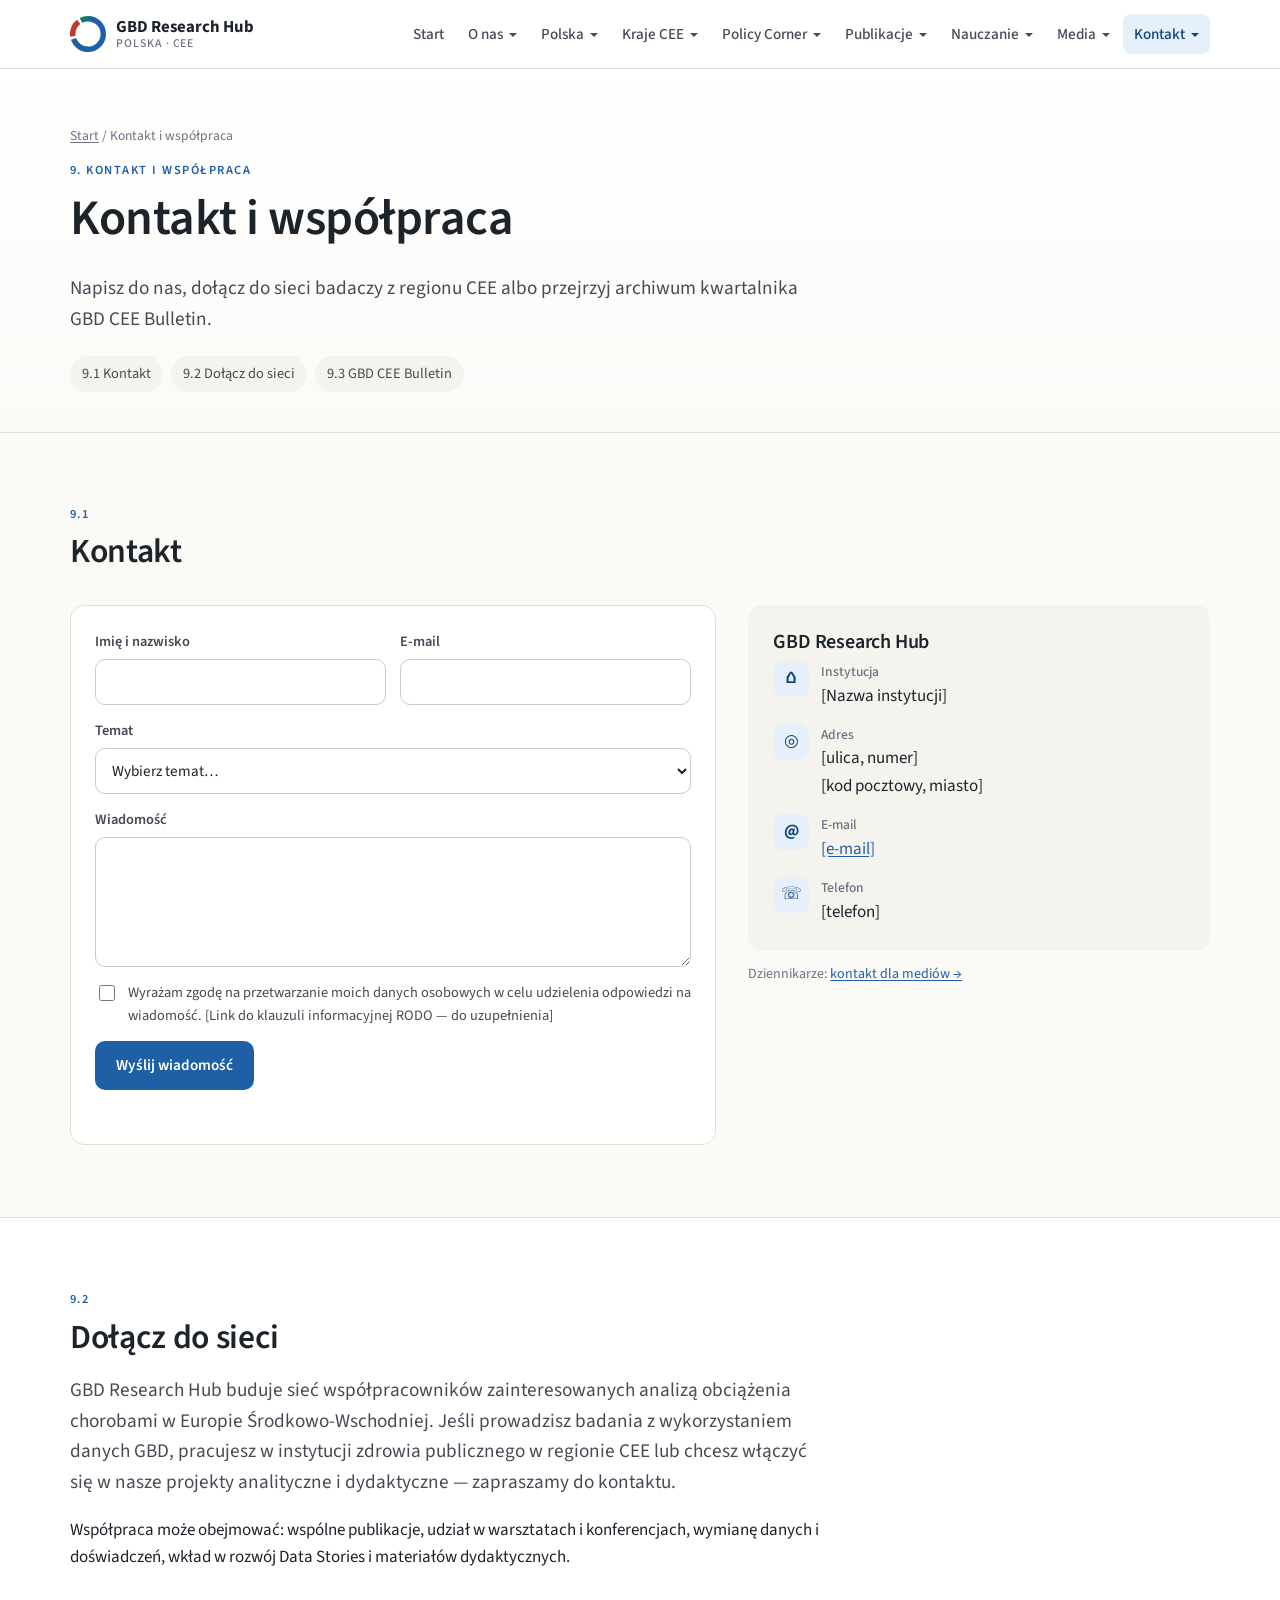
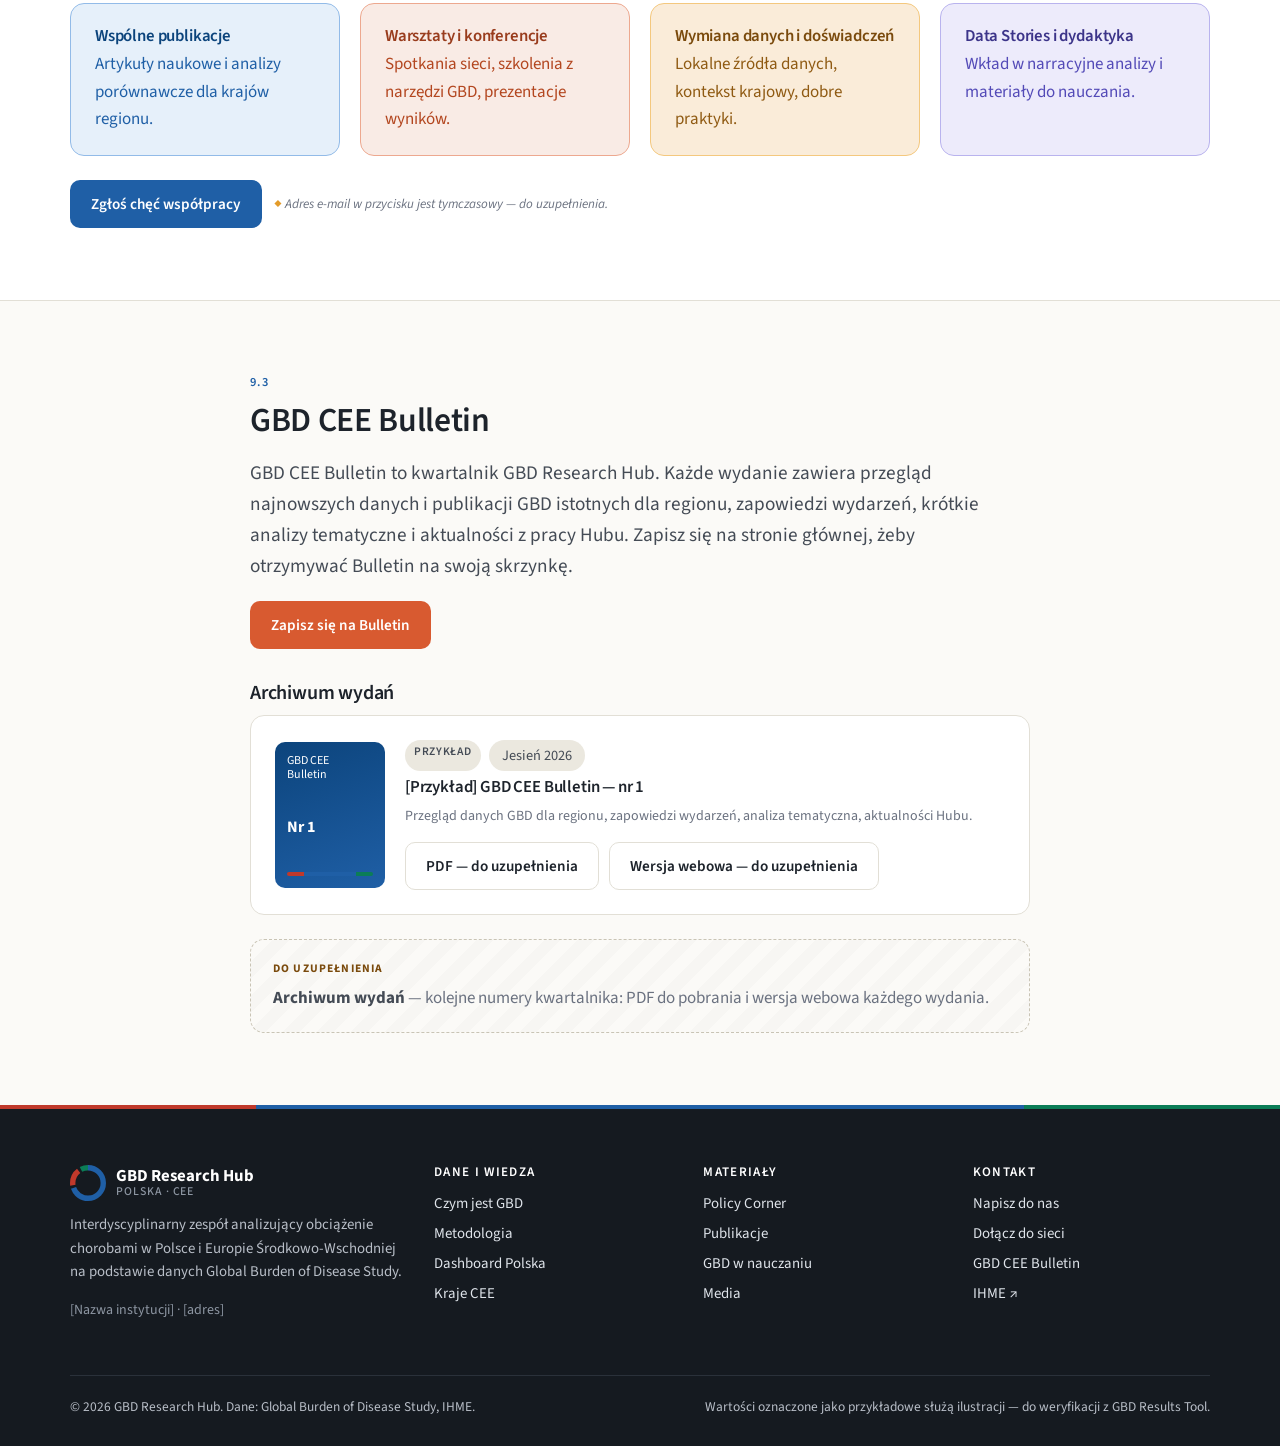
<file: kontakt.html>
<!doctype html>
<html lang="pl">
<head>
  <meta charset="utf-8">
  <meta name="viewport" content="width=device-width, initial-scale=1">
  <title>Kontakt i współpraca — GBD Research Hub</title>
  <meta name="description" content="Skontaktuj się z GBD Research Hub, dołącz do sieci współpracowników z regionu CEE i przeglądaj archiwum GBD CEE Bulletin.">
  <link rel="preconnect" href="https://fonts.googleapis.com">
  <link rel="preconnect" href="https://fonts.gstatic.com" crossorigin>
  <link href="https://fonts.googleapis.com/css2?family=Source+Sans+3:wght@400;500;600;700&family=JetBrains+Mono:wght@400&display=swap" rel="stylesheet">
  <link rel="stylesheet" href="assets/css/styles.css">
  <link rel="icon" href="assets/img/favicon.svg" type="image/svg+xml">
  <style>
    .check { display: flex; gap: 10px; align-items: flex-start; font-size: .9rem; color: var(--ink-2); margin-bottom: 14px; }
    .check input { margin-top: 4px; accent-color: var(--ncd); width: 16px; height: 16px; flex-shrink: 0; }
    .info-list { list-style: none; margin: 0; padding: 0; display: grid; gap: 14px; }
    .info-list li { display: grid; grid-template-columns: 36px 1fr; gap: 12px; align-items: start; }
    .info-list .ic { width: 36px; height: 36px; border-radius: 10px; display: grid; place-items: center; background: var(--ncd-tint); color: var(--ncd-dark); font-weight: 700; }
    .info-list b { display: block; font-size: .85rem; color: var(--ink-3); font-weight: 500; }
    .coop-card h4 { margin-bottom: .3em; }
    .issue { display: grid; grid-template-columns: 110px 1fr; gap: 20px; align-items: center; }
    .issue-cover { aspect-ratio: 3/4; border-radius: 10px; background: linear-gradient(160deg, var(--ncd-dark), var(--ncd)); color: #fff; padding: 12px; display: flex; flex-direction: column; justify-content: space-between; font-size: .75rem; line-height: 1.2; }
    .issue-cover b { font-size: 1rem; }
    .issue-cover .stripe { display: flex; height: 4px; border-radius: 2px; overflow: hidden; }
    .issue-cover .stripe i { flex: 1; }
    .contact-grid { grid-template-columns: 1.4fr 1fr; }
    @media (max-width: 620px) { .contact-grid { grid-template-columns: 1fr; } }
    @media (max-width: 480px) { .issue { grid-template-columns: 80px 1fr; gap: 14px; } }
  </style>
</head>
<body>
  <div data-site-header></div>

  <main id="main">
    <section class="page-hero">
      <div class="container">
        <div class="breadcrumbs"><a href="index.html">Start</a> / Kontakt i współpraca</div>
        <span class="eyebrow">9. Kontakt i współpraca</span>
        <h1>Kontakt i współpraca</h1>
        <p class="lead">Napisz do nas, dołącz do sieci badaczy z regionu CEE albo przejrzyj archiwum kwartalnika GBD CEE Bulletin.</p>
        <nav class="toc" aria-label="Spis treści">
          <a href="#kontakt">9.1 Kontakt</a>
          <a href="#dolacz">9.2 Dołącz do sieci</a>
          <a href="#bulletin">9.3 GBD CEE Bulletin</a>
        </nav>
      </div>
    </section>

    <!-- 9.1 -->
    <section class="section" id="kontakt">
      <div class="container">
        <div class="section-head">
          <span class="eyebrow">9.1</span>
          <h2>Kontakt</h2>
        </div>
        <div class="grid g2 contact-grid" style="gap:32px;align-items:start">
          <div class="card">
            <form data-demo="Dziękujemy za wiadomość! Odpowiemy najszybciej, jak to możliwe. (Formularz demonstracyjny — integracja z systemem wysyłki do uzupełnienia.)">
              <div class="grid g2" style="gap:0 14px">
                <div class="field"><label for="c-name">Imię i nazwisko</label><input id="c-name" type="text" required autocomplete="name"></div>
                <div class="field"><label for="c-email">E-mail</label><input id="c-email" type="email" required autocomplete="email"></div>
              </div>
              <div class="field">
                <label for="c-topic">Temat</label>
                <select id="c-topic" required>
                  <option value="">Wybierz temat…</option>
                  <option>Współpraca naukowa</option>
                  <option>Zapytanie o dane / analizy</option>
                  <option>Policy / administracja publiczna</option>
                  <option>Media</option>
                  <option>Dydaktyka</option>
                  <option>Inne</option>
                </select>
              </div>
              <div class="field"><label for="c-msg">Wiadomość</label><textarea id="c-msg" required></textarea></div>
              <label class="check"><input type="checkbox" required> <span>Wyrażam zgodę na przetwarzanie moich danych osobowych w celu udzielenia odpowiedzi na wiadomość. [Link do klauzuli informacyjnej RODO — do uzupełnienia]</span></label>
              <button class="btn btn-primary" type="submit">Wyślij wiadomość</button>
              <p class="form-msg" role="status"></p>
            </form>
          </div>
          <div>
            <div class="card flat">
              <h3>GBD Research Hub</h3>
              <ul class="info-list mt-1">
                <li><span class="ic" aria-hidden="true">⌂</span><div><b>Instytucja</b>[Nazwa instytucji]</div></li>
                <li><span class="ic" aria-hidden="true">◎</span><div><b>Adres</b>[ulica, numer]<br>[kod pocztowy, miasto]</div></li>
                <li><span class="ic" aria-hidden="true">@</span><div><b>E-mail</b><a href="mailto:kontakt@example.org">[e-mail]</a></div></li>
                <li><span class="ic" aria-hidden="true">☏</span><div><b>Telefon</b>[telefon]</div></li>
              </ul>
            </div>
            <p class="small muted mt-1">Dziennikarze: <a href="media.html#kontakt-media">kontakt dla mediów →</a></p>
          </div>
        </div>
      </div>
    </section>

    <!-- 9.2 -->
    <section class="section alt" id="dolacz">
      <div class="container">
        <div class="section-head">
          <span class="eyebrow">9.2</span>
          <h2>Dołącz do sieci</h2>
          <p class="lead">GBD Research Hub buduje sieć współpracowników zainteresowanych analizą obciążenia chorobami w Europie Środkowo-Wschodniej. Jeśli prowadzisz badania z wykorzystaniem danych GBD, pracujesz w instytucji zdrowia publicznego w regionie CEE lub chcesz włączyć się w nasze projekty analityczne i dydaktyczne — zapraszamy do kontaktu.</p>
          <p>Współpraca może obejmować: wspólne publikacje, udział w warsztatach i konferencjach, wymianę danych i doświadczeń, wkład w rozwój Data Stories i materiałów dydaktycznych.</p>
        </div>
        <div class="grid g4">
          <div class="tone tone-blue coop-card"><h4>Wspólne publikacje</h4><p>Artykuły naukowe i analizy porównawcze dla krajów regionu.</p></div>
          <div class="tone tone-coral coop-card"><h4>Warsztaty i konferencje</h4><p>Spotkania sieci, szkolenia z narzędzi GBD, prezentacje wyników.</p></div>
          <div class="tone tone-amber coop-card"><h4>Wymiana danych i doświadczeń</h4><p>Lokalne źródła danych, kontekst krajowy, dobre praktyki.</p></div>
          <div class="tone tone-purple coop-card"><h4>Data Stories i dydaktyka</h4><p>Wkład w narracyjne analizy i materiały do nauczania.</p></div>
        </div>
        <div class="mt-2" style="display:flex;gap:12px;flex-wrap:wrap;align-items:center">
          <a class="btn btn-primary" href="mailto:kontakt@example.org?subject=Do%C5%82%C4%85czenie%20do%20sieci%20GBD%20CEE">Zgłoś chęć współpracy</a>
          <span class="sample-note">Adres e-mail w przycisku jest tymczasowy — do uzupełnienia.</span>
        </div>
      </div>
    </section>

    <!-- 9.3 -->
    <section class="section" id="bulletin">
      <div class="container narrow">
        <div class="section-head">
          <span class="eyebrow">9.3</span>
          <h2>GBD CEE Bulletin</h2>
          <p class="lead">GBD CEE Bulletin to kwartalnik GBD Research Hub. Każde wydanie zawiera przegląd najnowszych danych i publikacji GBD istotnych dla regionu, zapowiedzi wydarzeń, krótkie analizy tematyczne i aktualności z pracy Hubu. Zapisz się na stronie głównej, żeby otrzymywać Bulletin na swoją skrzynkę.</p>
          <a class="btn btn-coral" href="index.html#newsletter">Zapisz się na Bulletin</a>
        </div>

        <h3>Archiwum wydań</h3>
        <div class="card issue mb-2">
          <div class="issue-cover" aria-hidden="true">
            <span>GBD CEE<br>Bulletin</span>
            <b>Nr 1</b>
            <div class="stripe"><i style="background:var(--cmnn)"></i><i style="background:var(--ncd);flex:3"></i><i style="background:var(--inj)"></i></div>
          </div>
          <div>
            <div class="pills mt-0" style="margin-bottom:6px"><span class="badge">Przykład</span><span class="pill">Jesień 2026</span></div>
            <h4>[Przykład] GBD CEE Bulletin — nr 1</h4>
            <p class="muted small">Przegląd danych GBD dla regionu, zapowiedzi wydarzeń, analiza tematyczna, aktualności Hubu.</p>
            <div style="display:flex;gap:10px;flex-wrap:wrap">
              <span class="btn btn-ghost" aria-disabled="true">PDF — do uzupełnienia</span>
              <span class="btn btn-ghost" aria-disabled="true">Wersja webowa — do uzupełnienia</span>
            </div>
          </div>
        </div>
        <div class="todo"><strong>Archiwum wydań</strong> — kolejne numery kwartalnika: PDF do pobrania i wersja webowa każdego wydania.</div>
      </div>
    </section>
  </main>

  <div data-site-footer></div>
  <script src="assets/js/data.js"></script>
  <script src="assets/js/site.js"></script>
</body>
</html>
</file>
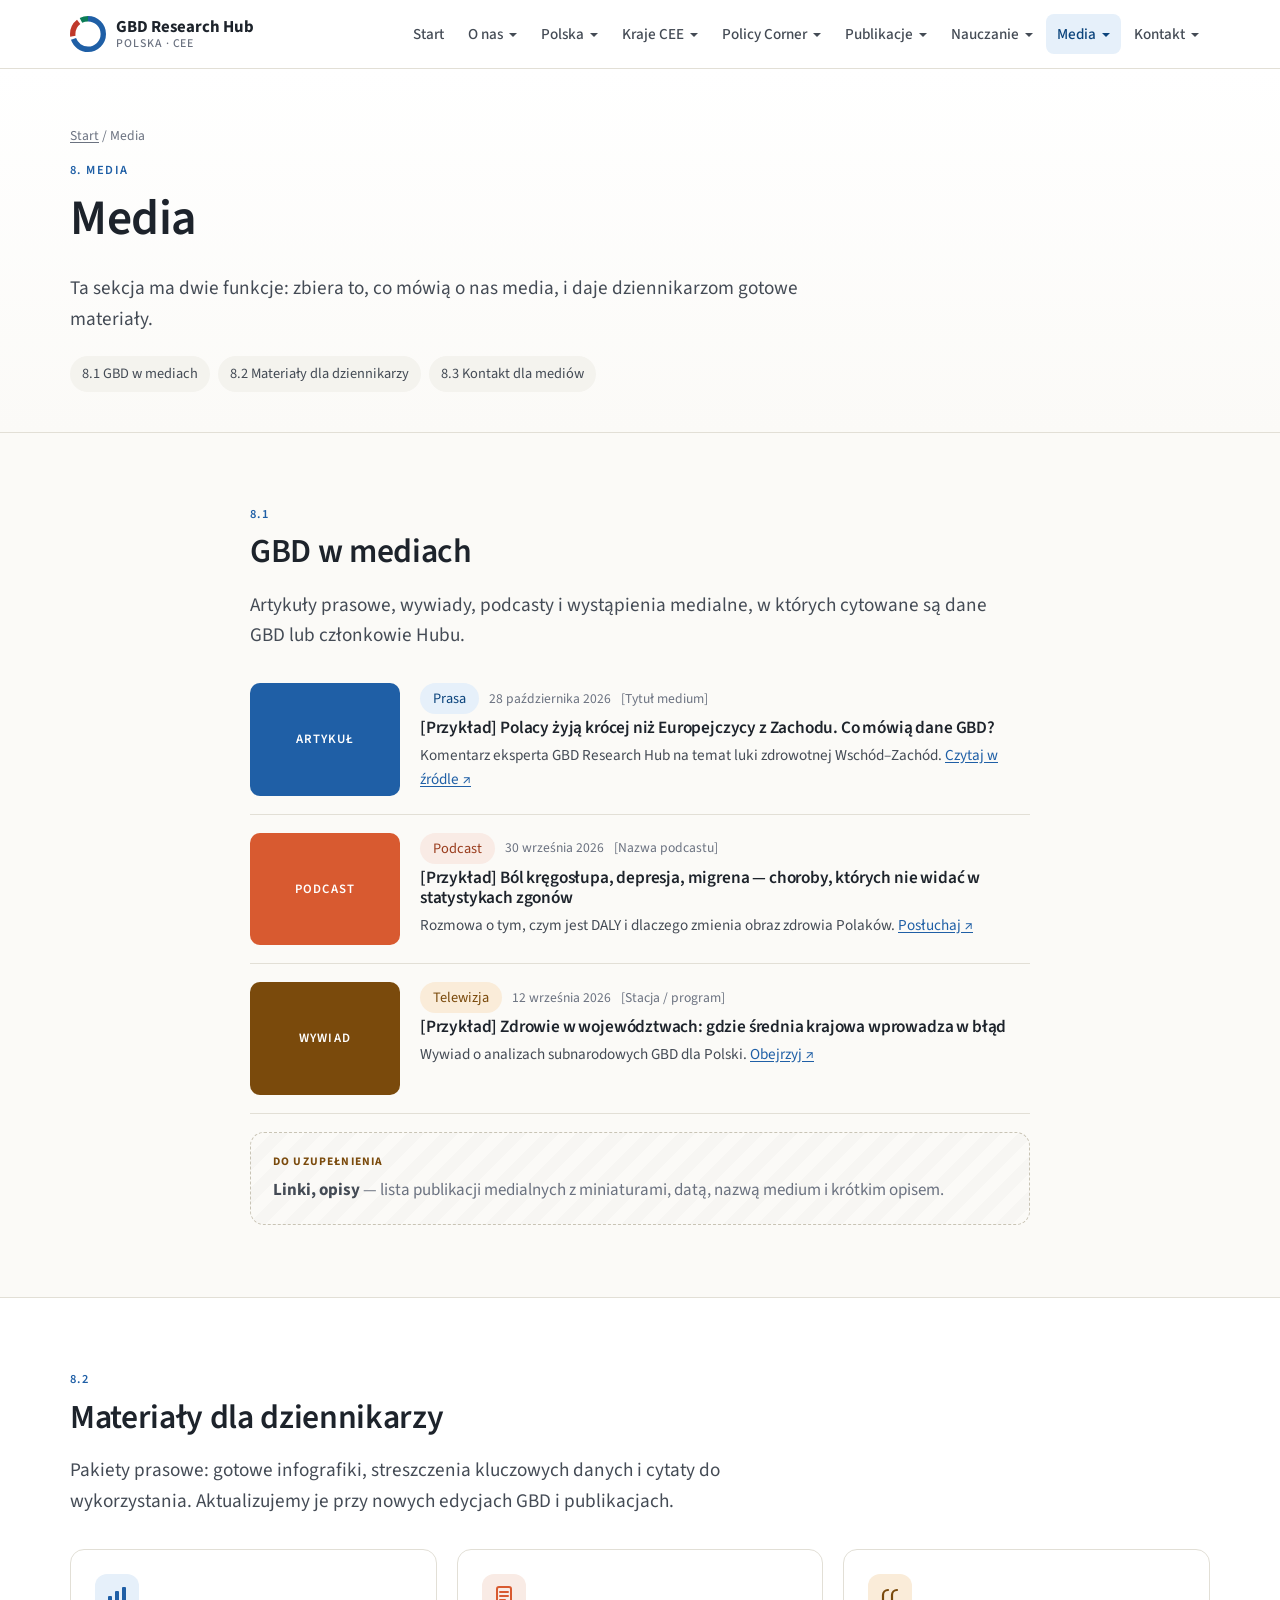
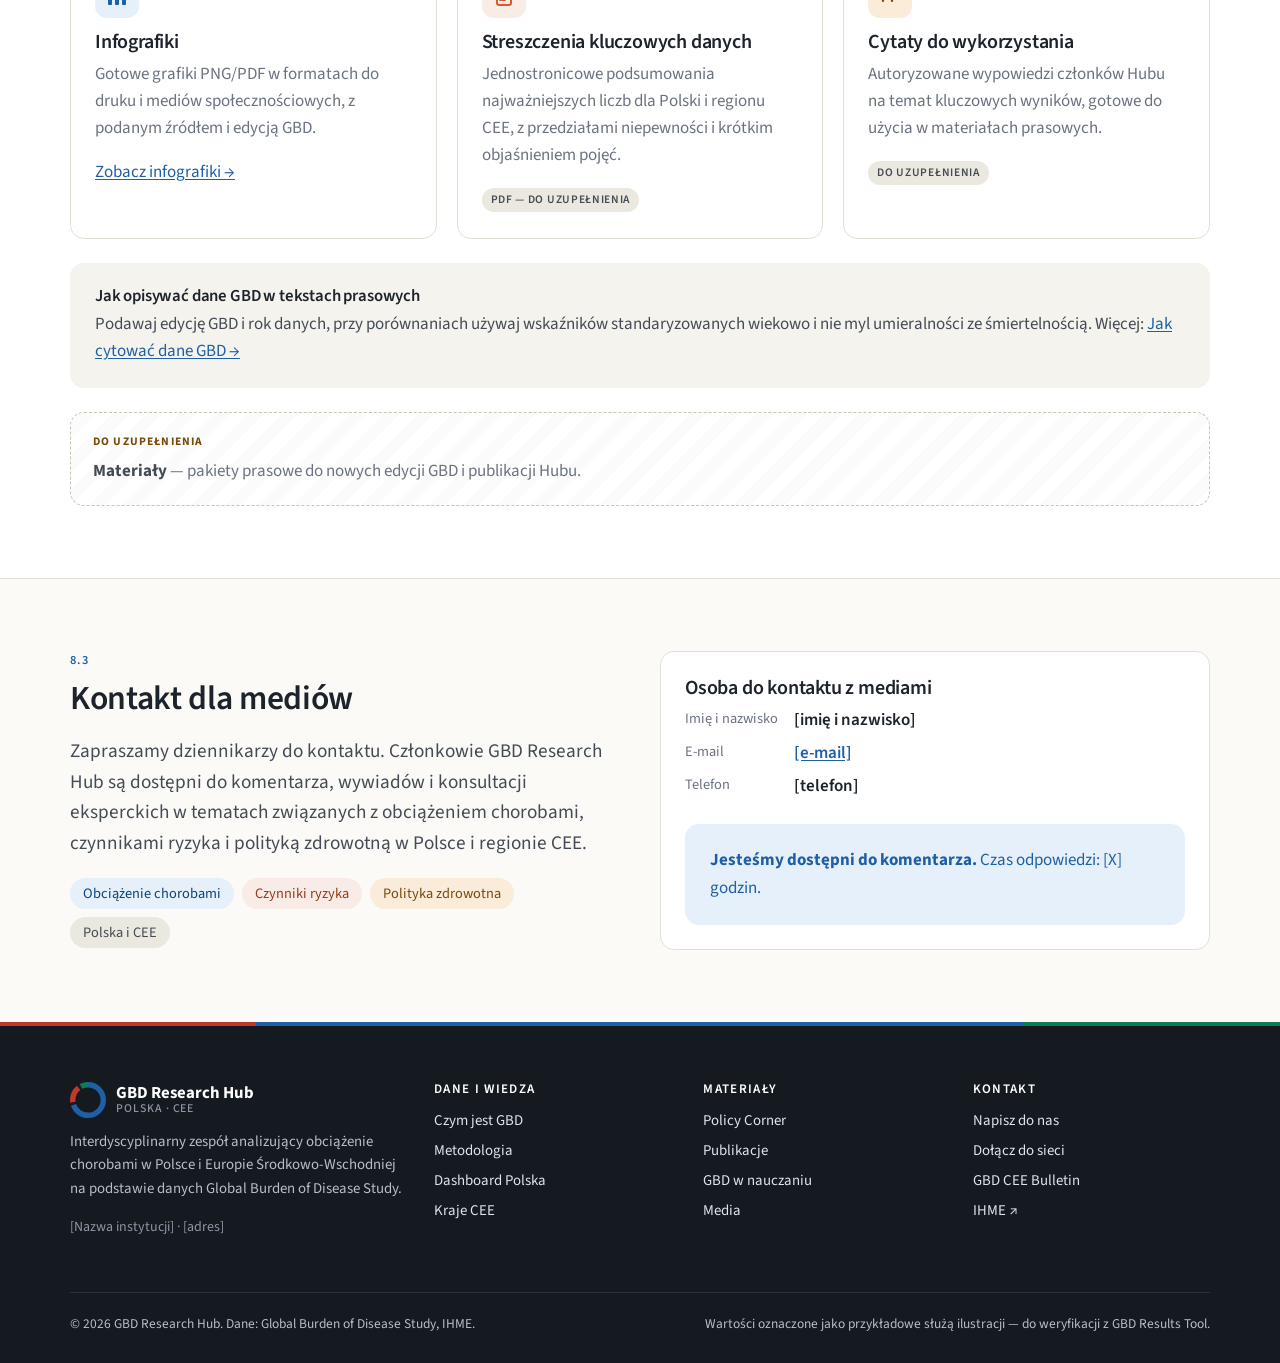
<file: media.html>
<!doctype html>
<html lang="pl">
<head>
  <meta charset="utf-8">
  <meta name="viewport" content="width=device-width, initial-scale=1">
  <title>Media — GBD Research Hub</title>
  <meta name="description" content="GBD Research Hub w mediach, materiały dla dziennikarzy i kontakt dla mediów.">
  <link rel="preconnect" href="https://fonts.googleapis.com">
  <link rel="preconnect" href="https://fonts.gstatic.com" crossorigin>
  <link href="https://fonts.googleapis.com/css2?family=Source+Sans+3:wght@400;500;600;700&family=JetBrains+Mono:wght@400&display=swap" rel="stylesheet">
  <link rel="stylesheet" href="assets/css/styles.css">
  <link rel="icon" href="assets/img/favicon.svg" type="image/svg+xml">
  <style>
    .media-list { list-style: none; margin: 0 0 18px; padding: 0; }
    .media-item { display: grid; grid-template-columns: 150px 1fr; gap: 20px; padding: 18px 0; border-bottom: 1px solid var(--line); align-items: start; }
    .media-item:first-child { padding-top: 0; }
    .media-thumb { aspect-ratio: 4/3; border-radius: var(--radius-sm); display: grid; place-items: center; color: #fff; font-weight: 600; font-size: .8rem; letter-spacing: .08em; text-transform: uppercase; }
    .media-item .meta { font-size: .85rem; color: var(--ink-3); display: flex; gap: 10px; flex-wrap: wrap; align-items: center; margin-bottom: 4px; }
    .media-item h3 { font-size: 1.08rem; margin-bottom: 4px; }
    .media-item p { color: var(--ink-2); font-size: .95rem; margin: 0; }
    @media (max-width: 560px) { .media-item { grid-template-columns: 1fr; } .media-thumb { aspect-ratio: 16/6; } }
    .pack-icon { width: 44px; height: 44px; border-radius: 12px; display: grid; place-items: center; margin-bottom: 12px; }
    .contact-card dl { display: grid; grid-template-columns: auto 1fr; gap: 6px 16px; margin: 0; }
    .contact-card dt { color: var(--ink-3); font-size: .9rem; }
    .contact-card dd { margin: 0; font-weight: 600; }
  </style>
</head>
<body>
  <div data-site-header></div>

  <main id="main">
    <section class="page-hero">
      <div class="container">
        <div class="breadcrumbs"><a href="index.html">Start</a> / Media</div>
        <span class="eyebrow">8. Media</span>
        <h1>Media</h1>
        <p class="lead">Ta sekcja ma dwie funkcje: zbiera to, co mówią o nas media, i daje dziennikarzom gotowe materiały.</p>
        <nav class="toc" aria-label="Spis treści">
          <a href="#w-mediach">8.1 GBD w mediach</a>
          <a href="#dla-dziennikarzy">8.2 Materiały dla dziennikarzy</a>
          <a href="#kontakt-media">8.3 Kontakt dla mediów</a>
        </nav>
      </div>
    </section>

    <!-- 8.1 -->
    <section class="section" id="w-mediach">
      <div class="container narrow">
        <div class="section-head">
          <span class="eyebrow">8.1</span>
          <h2>GBD w mediach</h2>
          <p class="lead">Artykuły prasowe, wywiady, podcasty i wystąpienia medialne, w których cytowane są dane GBD lub członkowie Hubu.</p>
        </div>
        <ul class="media-list">
          <li class="media-item">
            <div class="media-thumb" style="background:var(--ncd)">Artykuł</div>
            <div>
              <div class="meta"><span class="pill blue">Prasa</span><time datetime="2026-10-28">28 października 2026</time><span>[Tytuł medium]</span></div>
              <h3>[Przykład] Polacy żyją krócej niż Europejczycy z Zachodu. Co mówią dane GBD?</h3>
              <p>Komentarz eksperta GBD Research Hub na temat luki zdrowotnej Wschód–Zachód. <a href="#">Czytaj w źródle ↗</a></p>
            </div>
          </li>
          <li class="media-item">
            <div class="media-thumb" style="background:var(--coral)">Podcast</div>
            <div>
              <div class="meta"><span class="pill coral">Podcast</span><time datetime="2026-09-30">30 września 2026</time><span>[Nazwa podcastu]</span></div>
              <h3>[Przykład] Ból kręgosłupa, depresja, migrena — choroby, których nie widać w statystykach zgonów</h3>
              <p>Rozmowa o tym, czym jest DALY i dlaczego zmienia obraz zdrowia Polaków. <a href="#">Posłuchaj ↗</a></p>
            </div>
          </li>
          <li class="media-item">
            <div class="media-thumb" style="background:var(--amber-dark)">Wywiad</div>
            <div>
              <div class="meta"><span class="pill amber">Telewizja</span><time datetime="2026-09-12">12 września 2026</time><span>[Stacja / program]</span></div>
              <h3>[Przykład] Zdrowie w województwach: gdzie średnia krajowa wprowadza w błąd</h3>
              <p>Wywiad o analizach subnarodowych GBD dla Polski. <a href="#">Obejrzyj ↗</a></p>
            </div>
          </li>
        </ul>
        <div class="todo"><strong>Linki, opisy</strong> — lista publikacji medialnych z miniaturami, datą, nazwą medium i krótkim opisem.</div>
      </div>
    </section>

    <!-- 8.2 -->
    <section class="section alt" id="dla-dziennikarzy">
      <div class="container">
        <div class="section-head">
          <span class="eyebrow">8.2</span>
          <h2>Materiały dla dziennikarzy</h2>
          <p class="lead">Pakiety prasowe: gotowe infografiki, streszczenia kluczowych danych i cytaty do wykorzystania. Aktualizujemy je przy nowych edycjach GBD i publikacjach.</p>
        </div>
        <div class="grid g3">
          <div class="card">
            <div class="pack-icon" style="background:var(--ncd-tint)"><svg width="24" height="24" viewBox="0 0 24 24" aria-hidden="true"><rect x="3" y="12" width="4" height="9" rx="1" fill="#1f5fa6"/><rect x="10" y="7" width="4" height="14" rx="1" fill="#1f5fa6"/><rect x="17" y="3" width="4" height="18" rx="1" fill="#1f5fa6"/></svg></div>
            <h3>Infografiki</h3>
            <p class="muted">Gotowe grafiki PNG/PDF w formatach do druku i mediów społecznościowych, z podanym źródłem i edycją GBD.</p>
            <a href="policy.html#infografiki">Zobacz infografiki →</a>
          </div>
          <div class="card">
            <div class="pack-icon" style="background:var(--coral-tint)"><svg width="24" height="24" viewBox="0 0 24 24" aria-hidden="true"><rect x="5" y="3" width="14" height="18" rx="2" fill="none" stroke="#d85a30" stroke-width="2"/><path d="M8 8h8M8 12h8M8 16h5" stroke="#d85a30" stroke-width="2" stroke-linecap="round"/></svg></div>
            <h3>Streszczenia kluczowych danych</h3>
            <p class="muted">Jednostronicowe podsumowania najważniejszych liczb dla Polski i regionu CEE, z przedziałami niepewności i krótkim objaśnieniem pojęć.</p>
            <span class="badge">PDF — do uzupełnienia</span>
          </div>
          <div class="card">
            <div class="pack-icon" style="background:var(--amber-tint)"><svg width="24" height="24" viewBox="0 0 24 24" aria-hidden="true"><path d="M5 17V11a5 5 0 0 1 5-5M14 17v-6a5 5 0 0 1 5-5" fill="none" stroke="#7a4a0c" stroke-width="2.2" stroke-linecap="round"/></svg></div>
            <h3>Cytaty do wykorzystania</h3>
            <p class="muted">Autoryzowane wypowiedzi członków Hubu na temat kluczowych wyników, gotowe do użycia w materiałach prasowych.</p>
            <span class="badge">Do uzupełnienia</span>
          </div>
        </div>
        <div class="tone tone-sand no-border mt-2">
          <h4>Jak opisywać dane GBD w tekstach prasowych</h4>
          <p>Podawaj edycję GBD i rok danych, przy porównaniach używaj wskaźników standaryzowanych wiekowo i nie myl umieralności ze śmiertelnością. Więcej: <a href="nauczanie.html#cytowanie">Jak cytować dane GBD →</a></p>
        </div>
        <div class="todo mt-2"><strong>Materiały</strong> — pakiety prasowe do nowych edycji GBD i publikacji Hubu.</div>
      </div>
    </section>

    <!-- 8.3 -->
    <section class="section" id="kontakt-media">
      <div class="container">
        <div class="grid g2" style="gap:40px;align-items:start">
          <div>
            <span class="eyebrow">8.3</span>
            <h2>Kontakt dla mediów</h2>
            <p class="lead">Zapraszamy dziennikarzy do kontaktu. Członkowie GBD Research Hub są dostępni do komentarza, wywiadów i konsultacji eksperckich w tematach związanych z obciążeniem chorobami, czynnikami ryzyka i polityką zdrowotną w Polsce i regionie CEE.</p>
            <div class="pills"><span class="pill blue">Obciążenie chorobami</span><span class="pill coral">Czynniki ryzyka</span><span class="pill amber">Polityka zdrowotna</span><span class="pill">Polska i CEE</span></div>
          </div>
          <div class="card contact-card">
            <h3>Osoba do kontaktu z mediami</h3>
            <dl>
              <dt>Imię i nazwisko</dt><dd>[imię i nazwisko]</dd>
              <dt>E-mail</dt><dd><a href="mailto:media@example.org">[e-mail]</a></dd>
              <dt>Telefon</dt><dd>[telefon]</dd>
            </dl>
            <div class="tone tone-blue no-border mt-2"><p><strong>Jesteśmy dostępni do komentarza.</strong> Czas odpowiedzi: [X] godzin.</p></div>
          </div>
        </div>
      </div>
    </section>
  </main>

  <div data-site-footer></div>
  <script src="assets/js/data.js"></script>
  <script src="assets/js/site.js"></script>
</body>
</html>
</file>
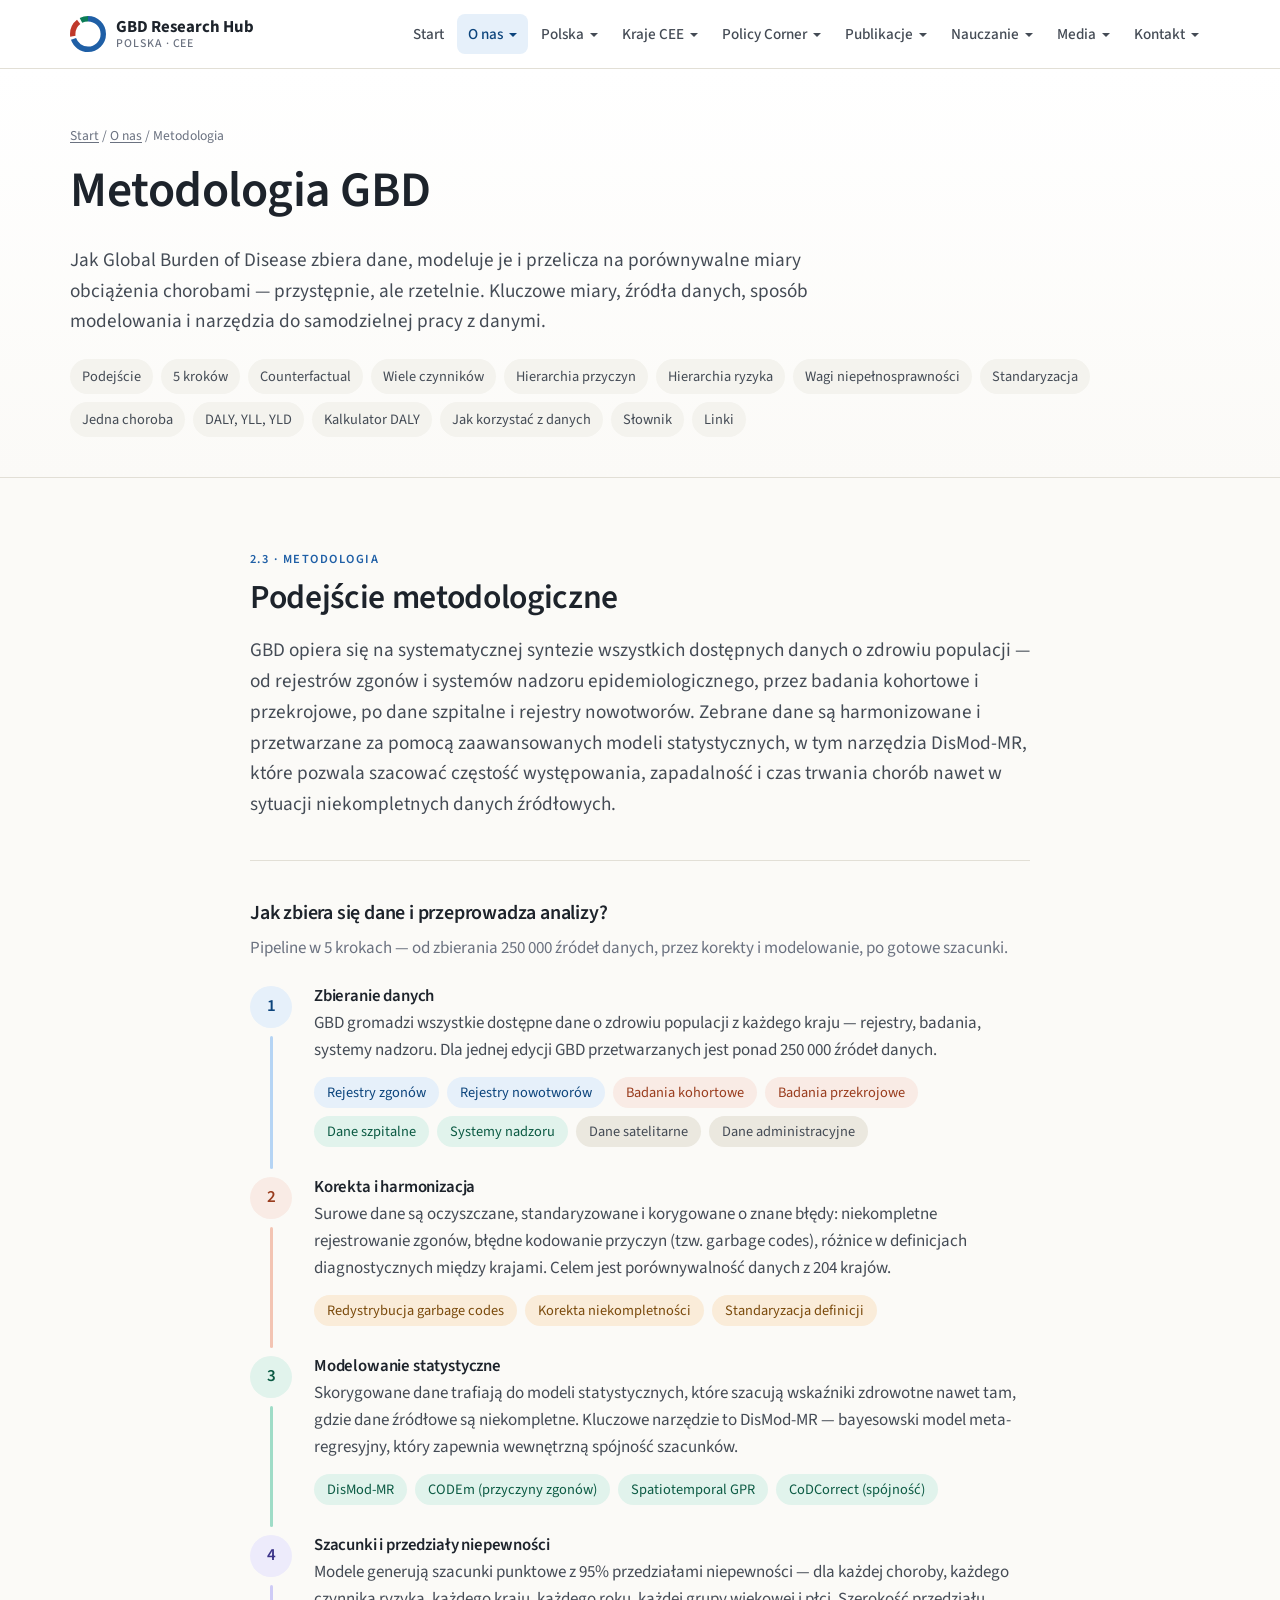
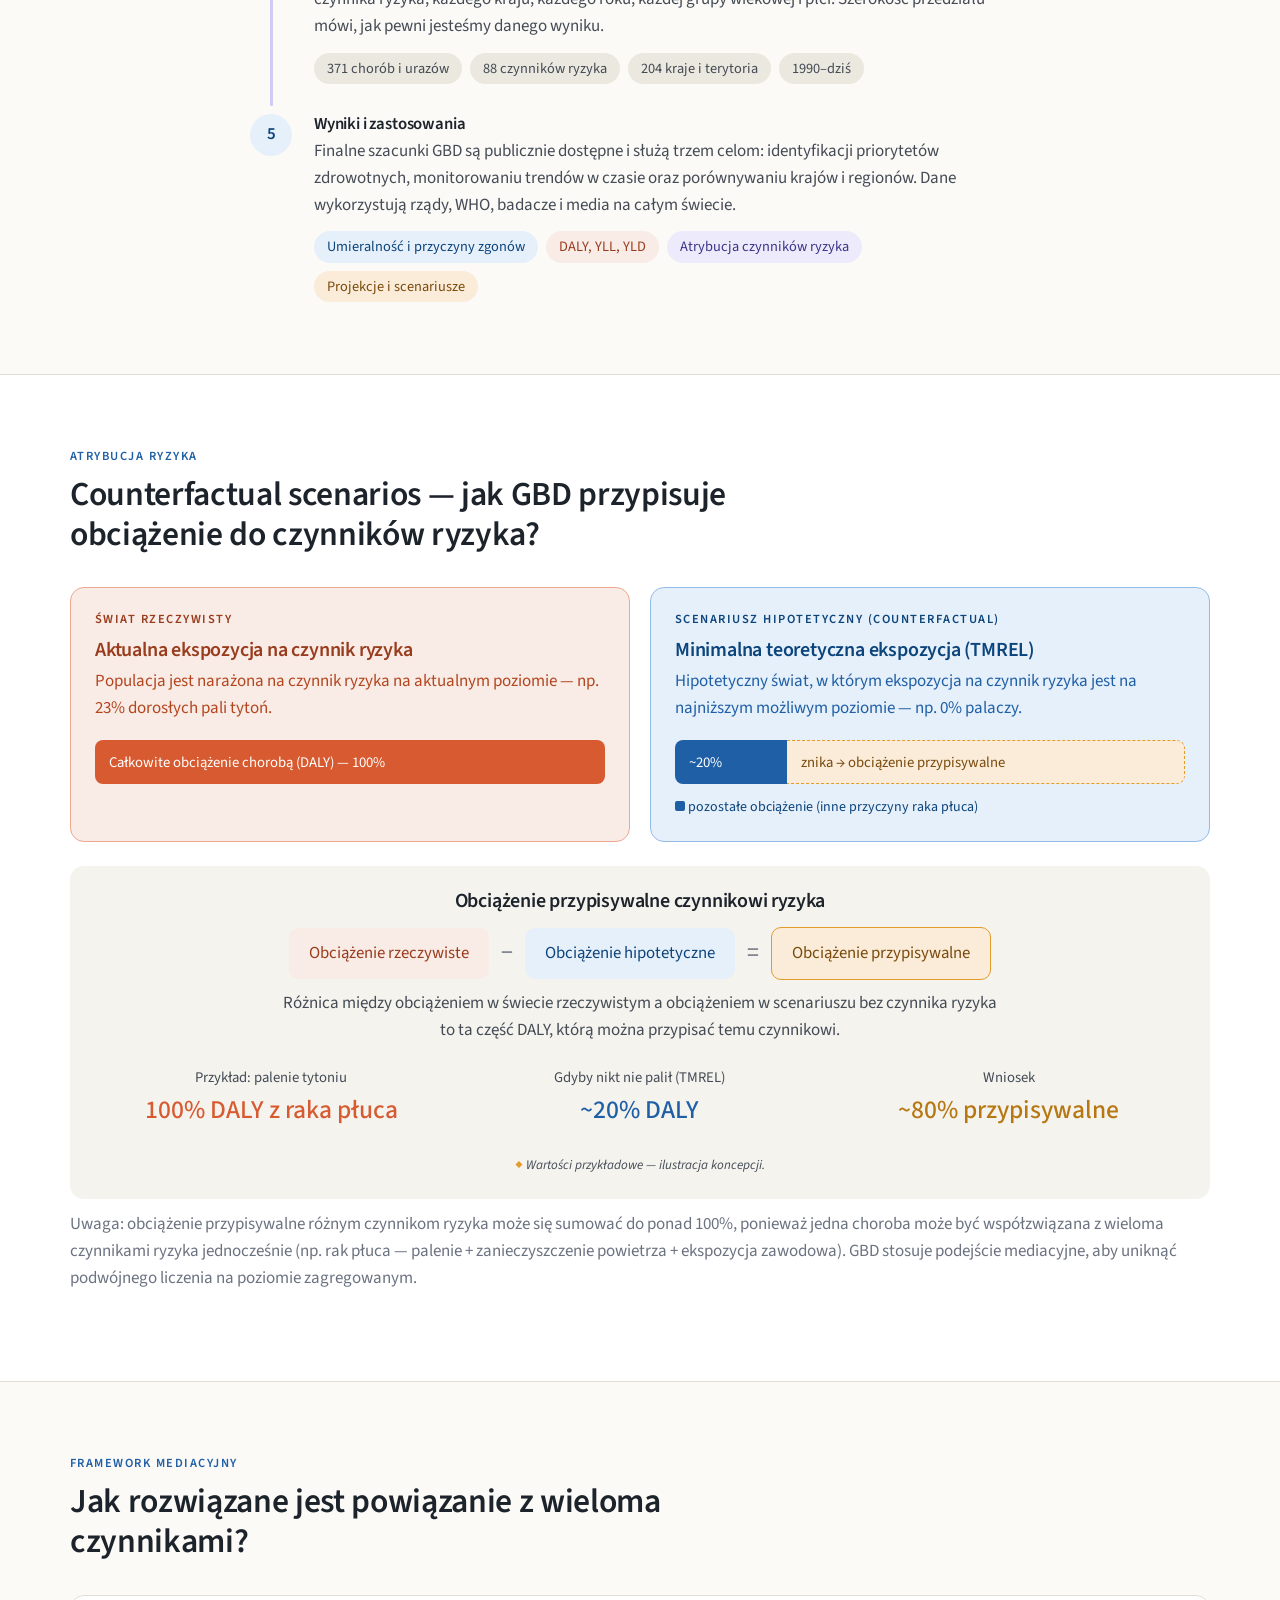
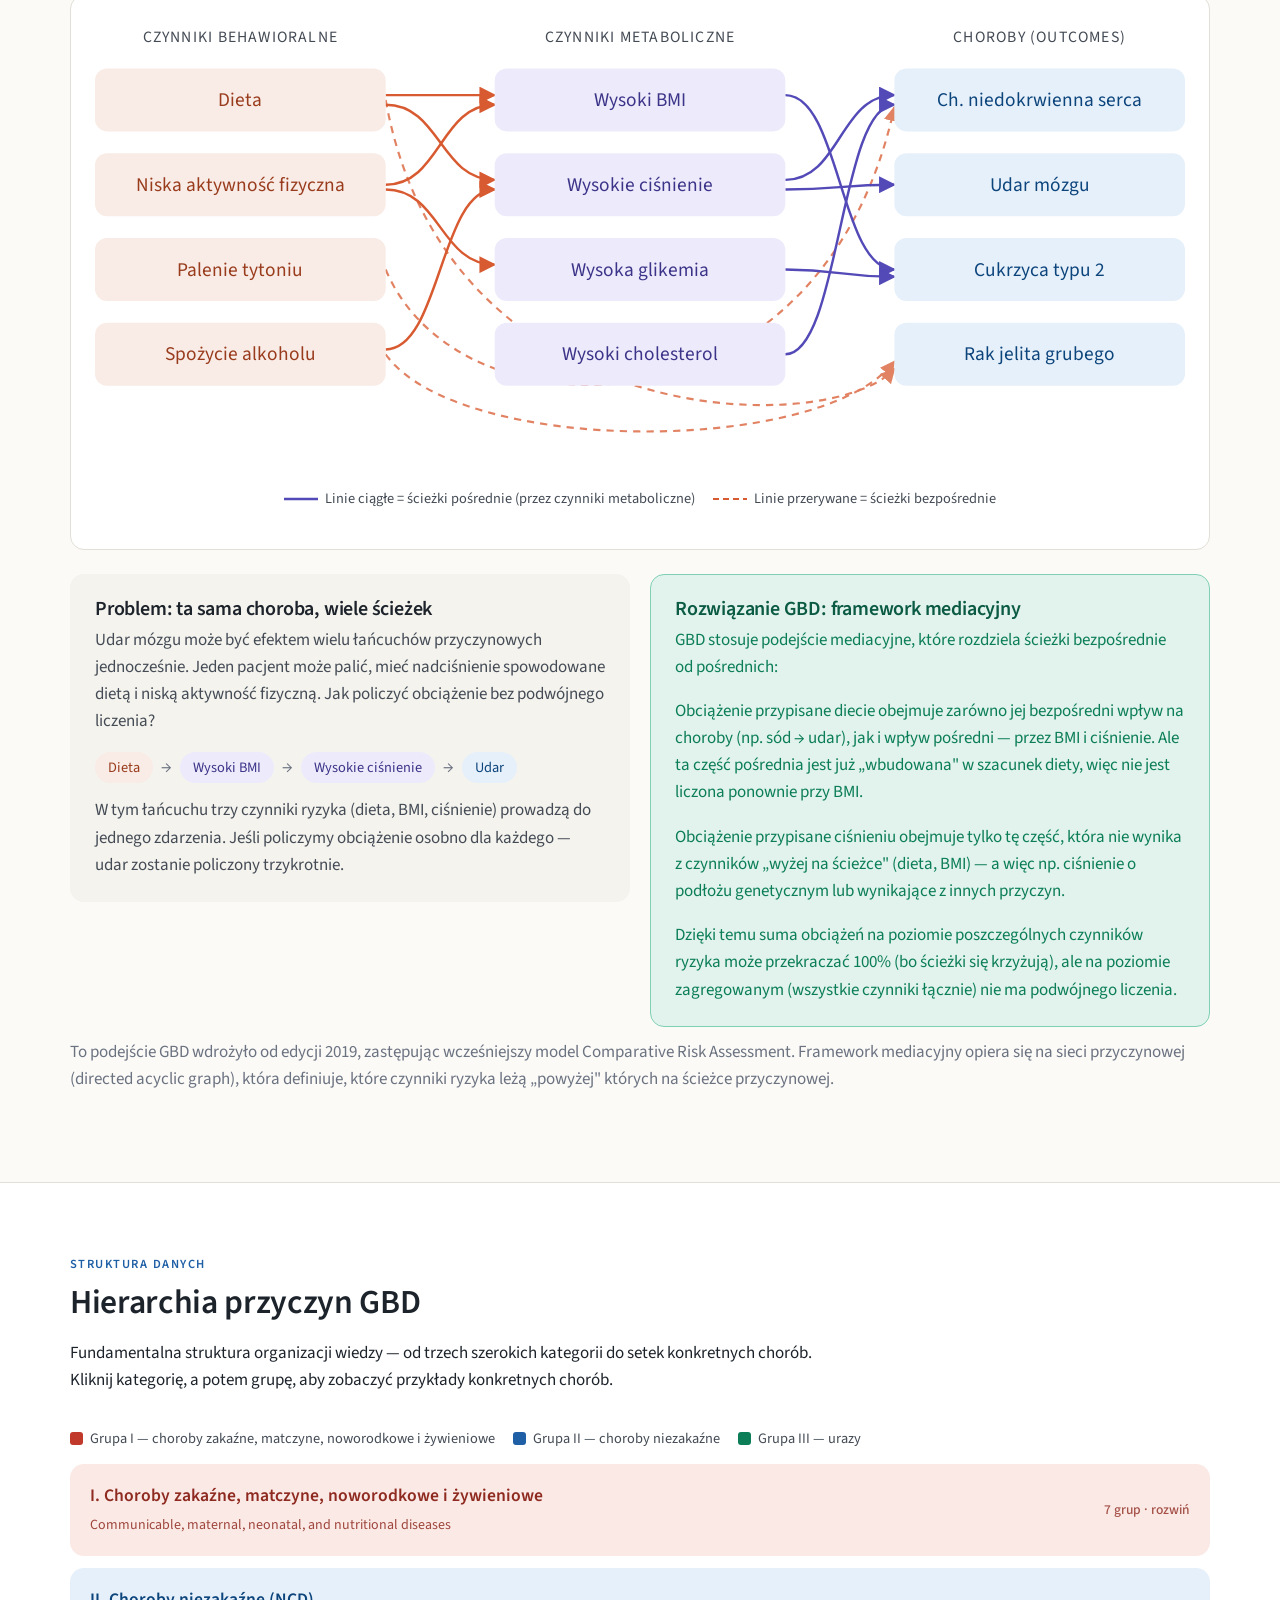
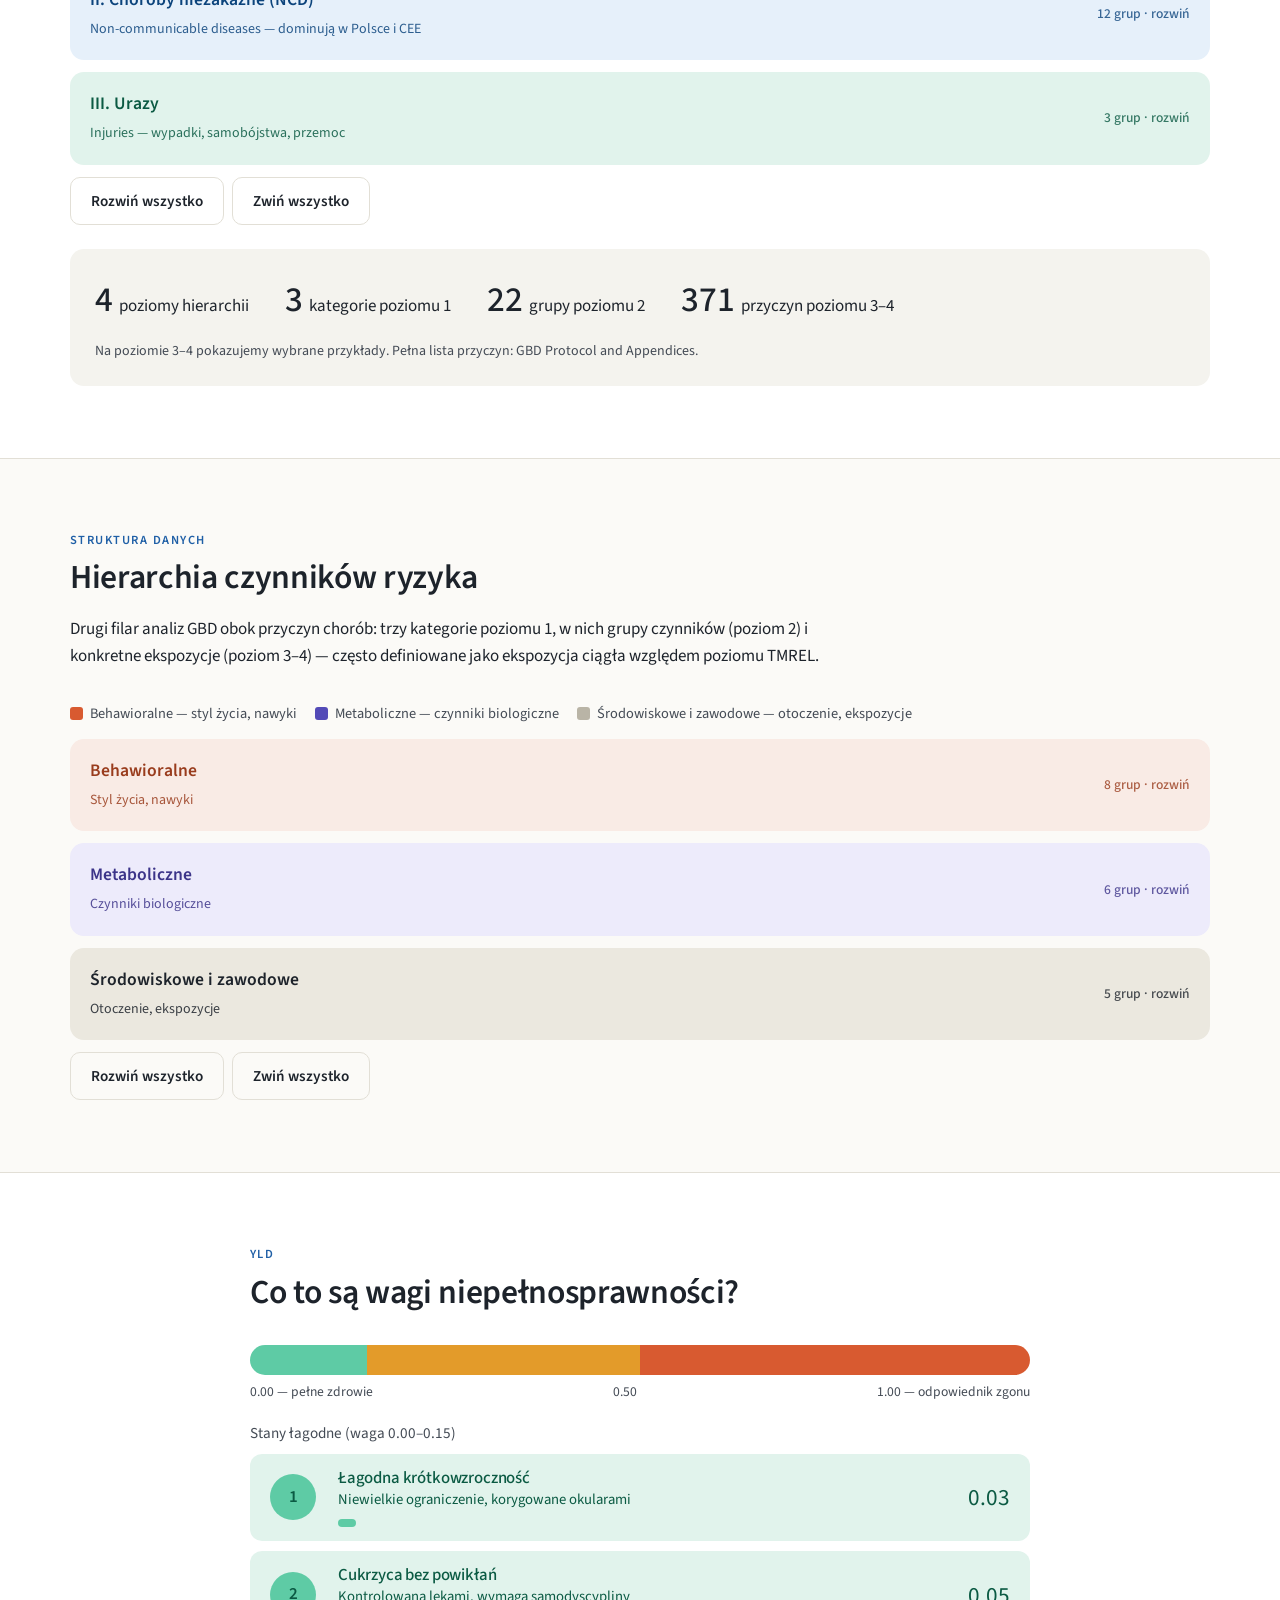
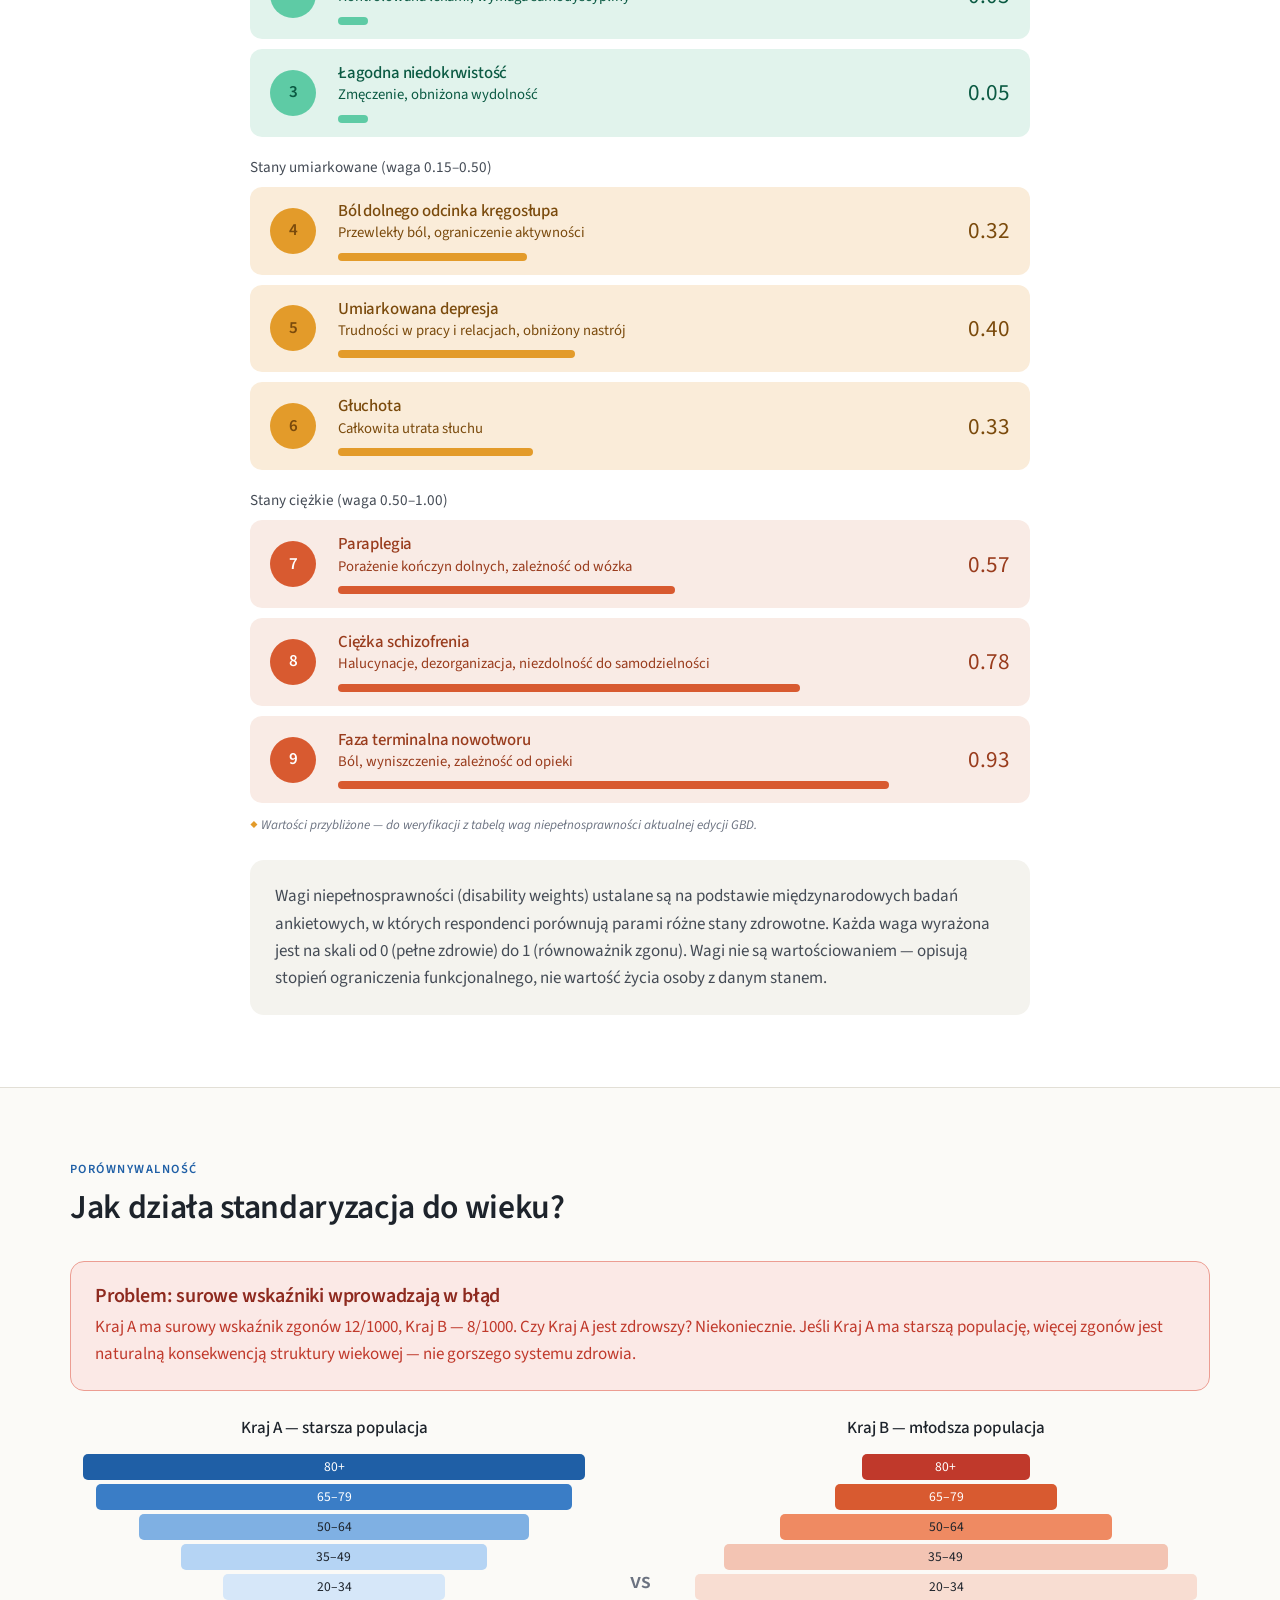
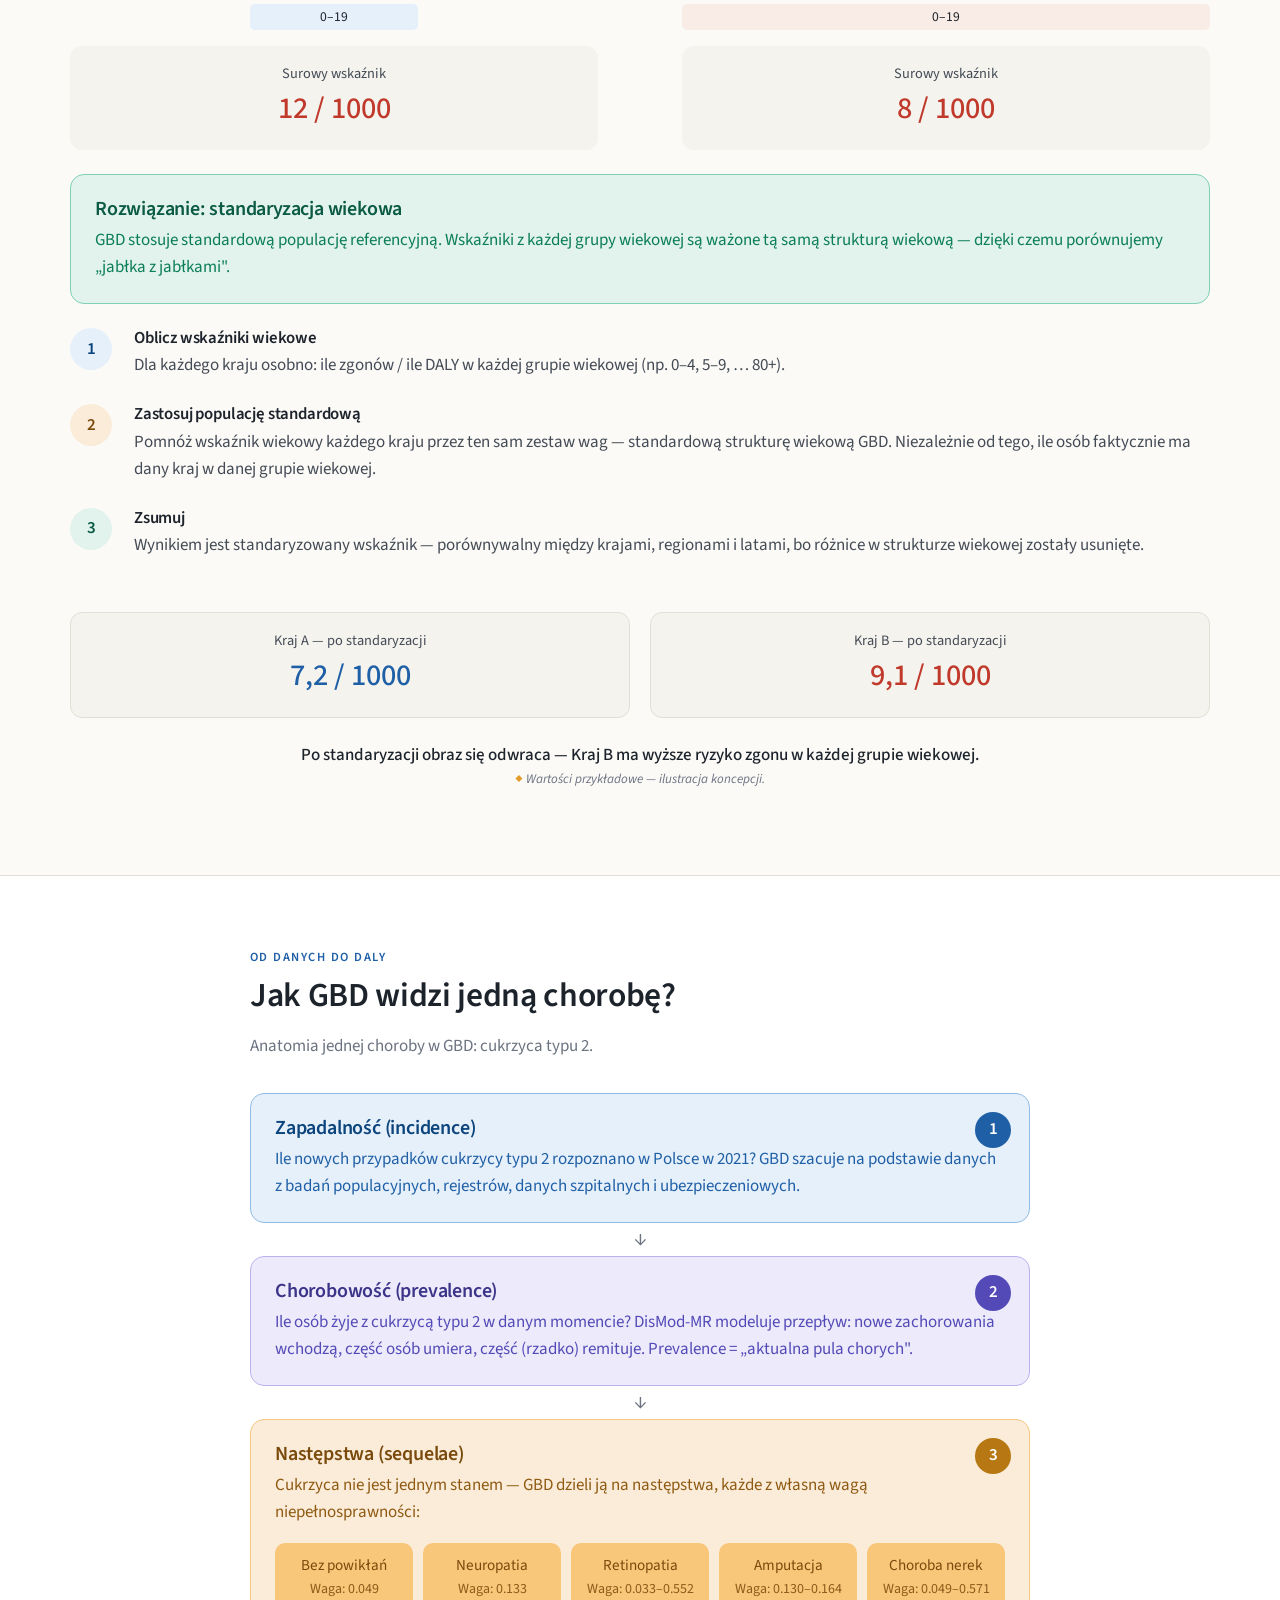
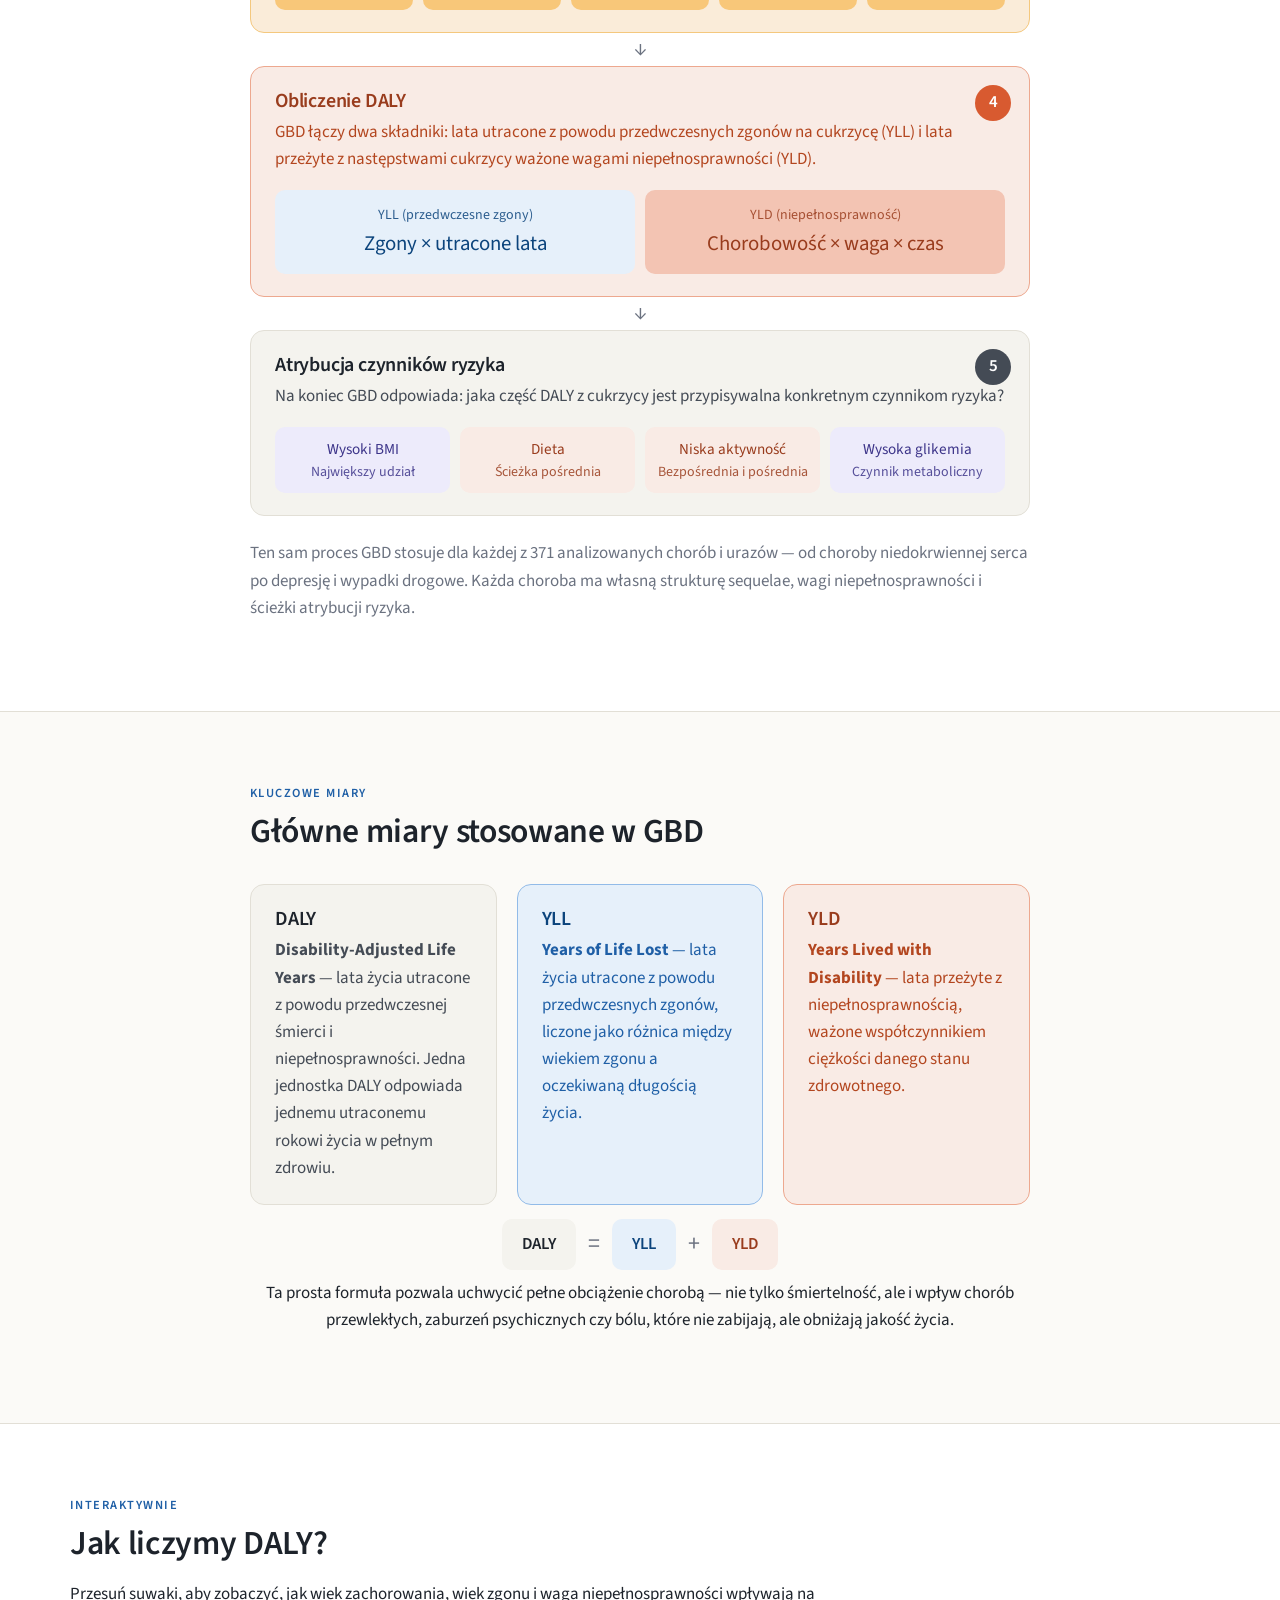
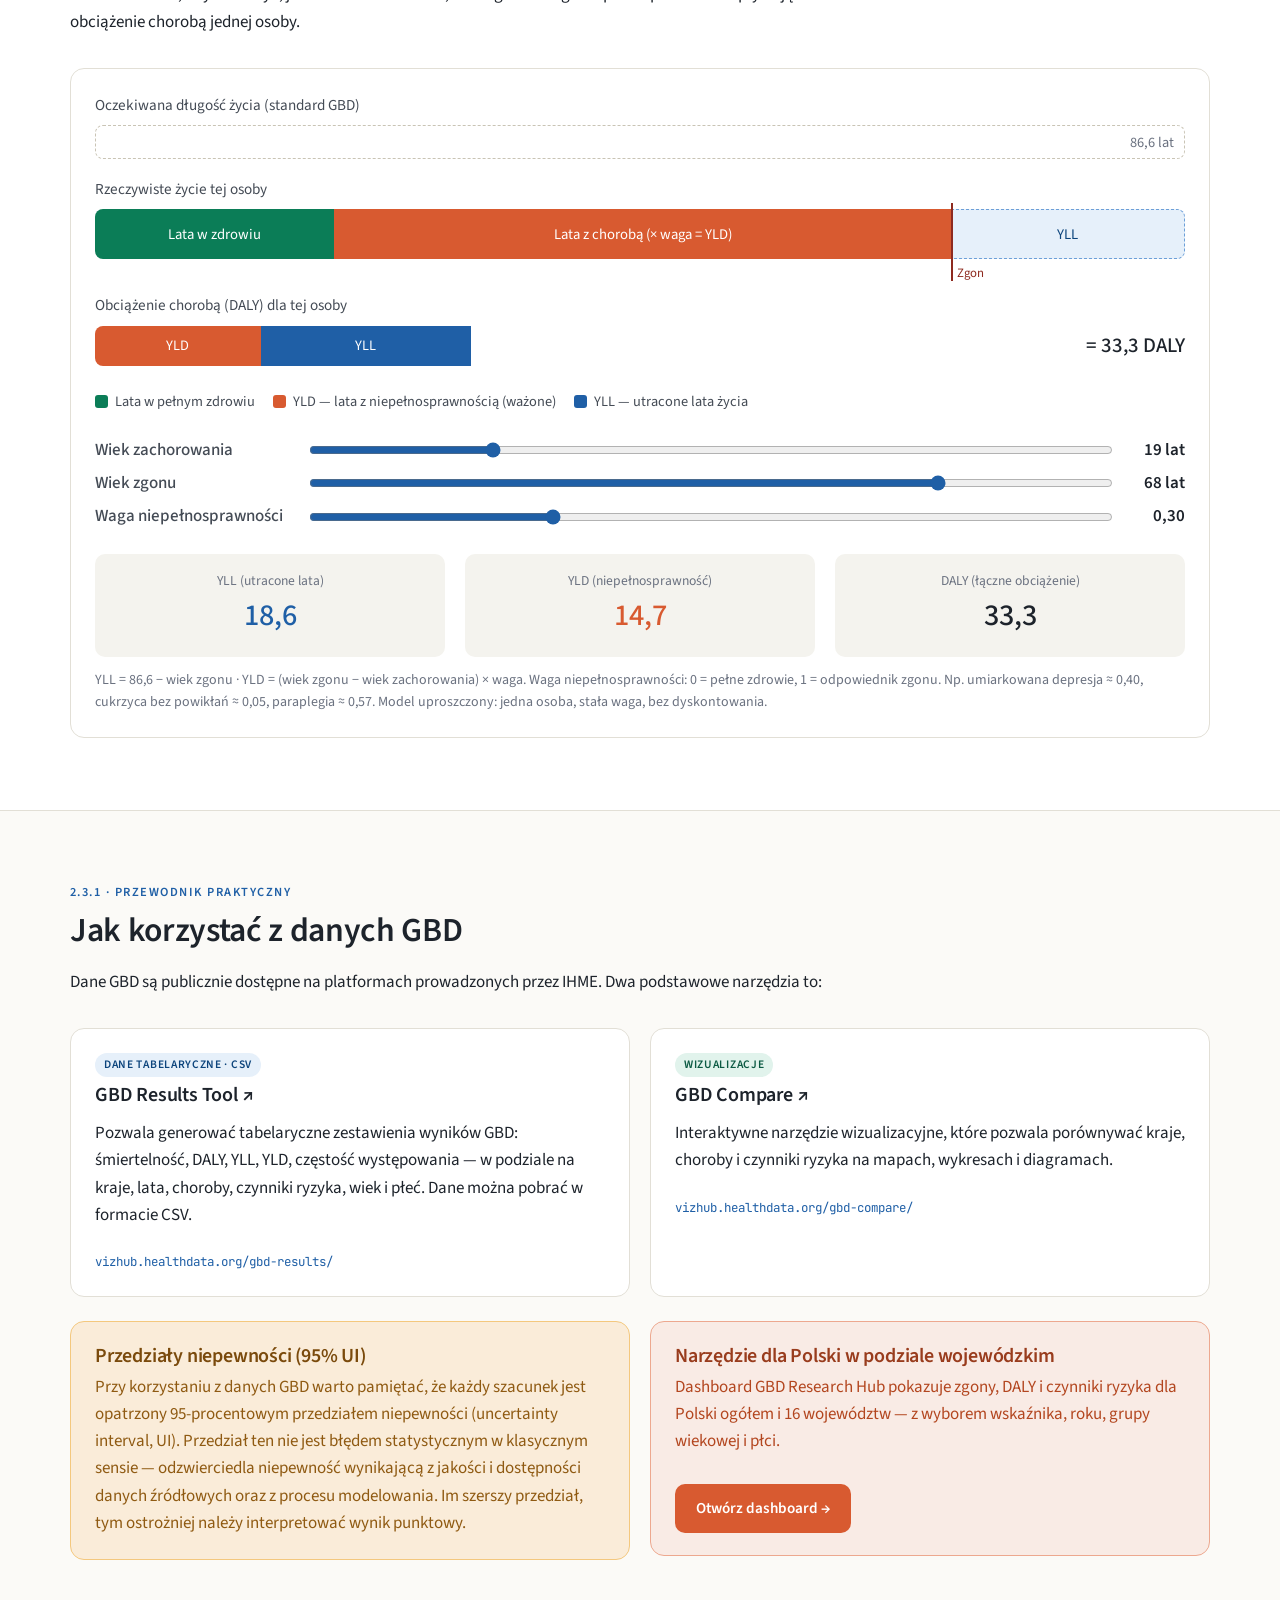
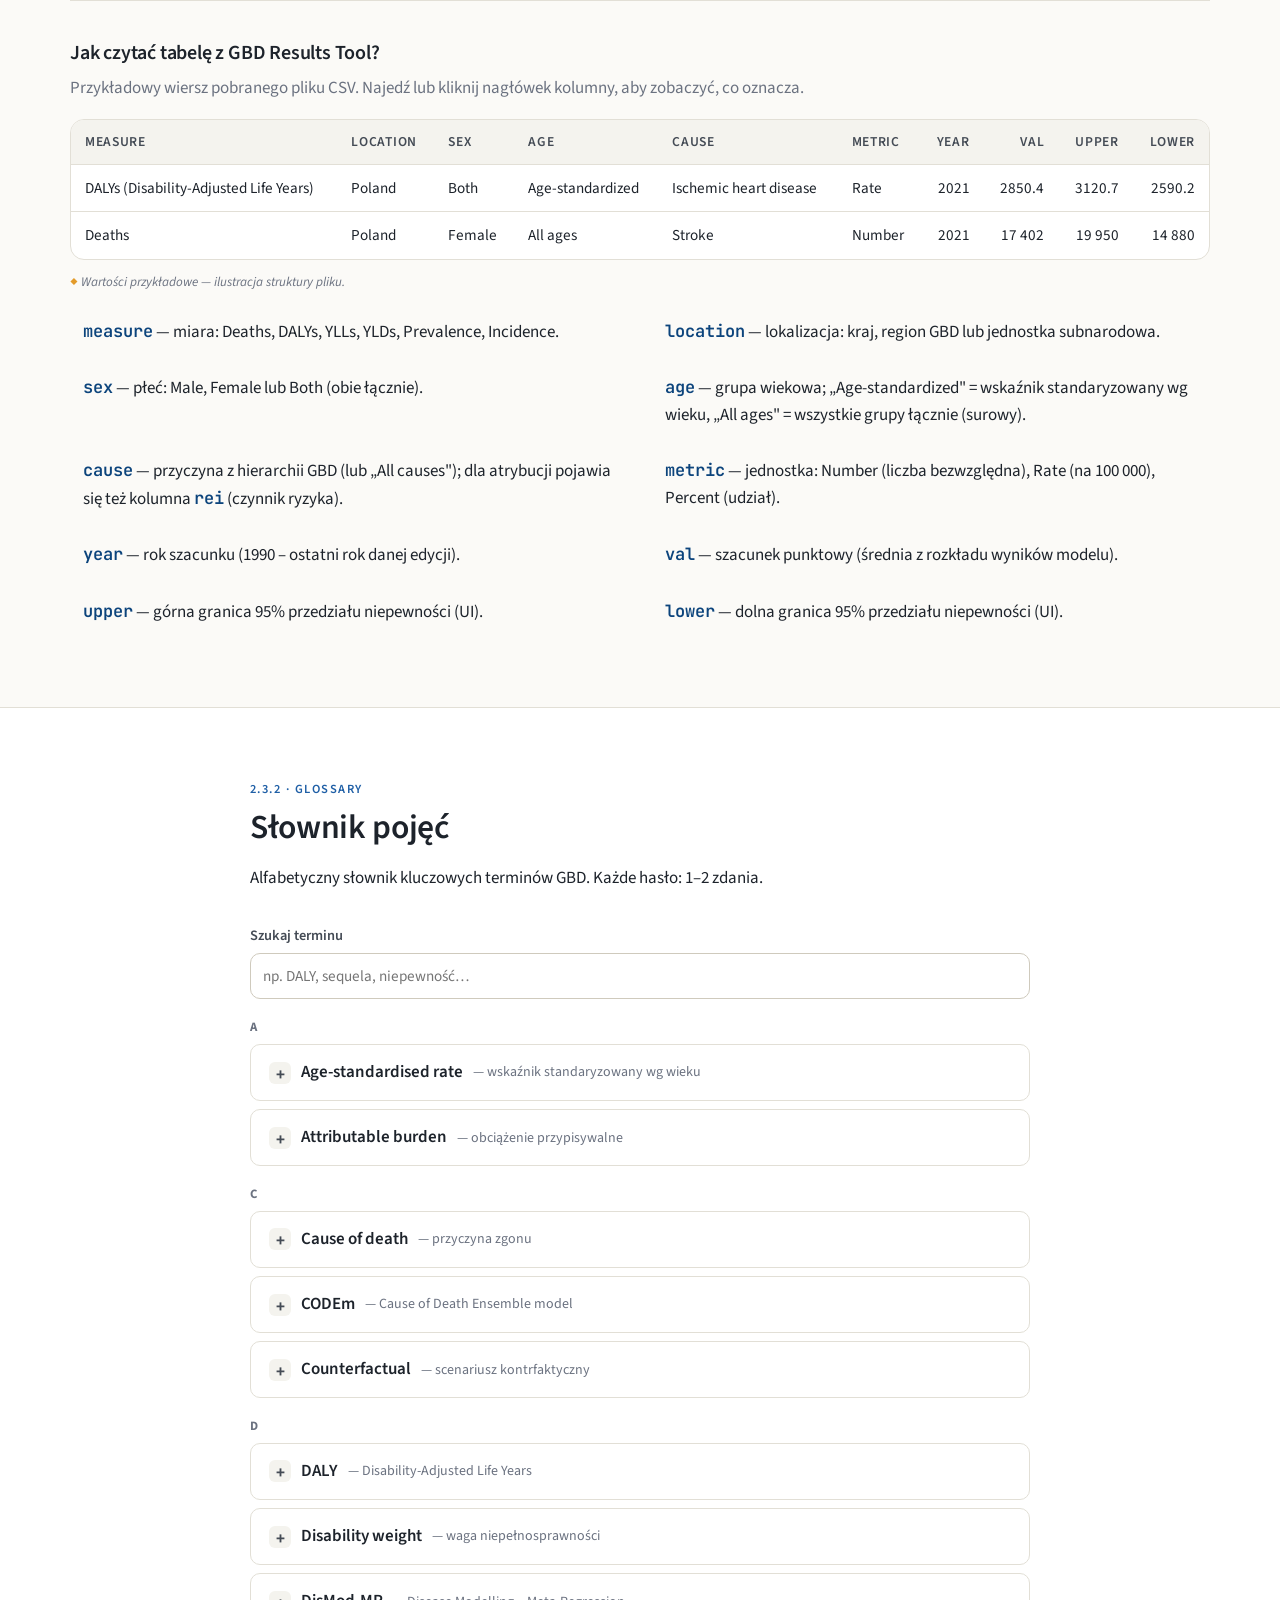
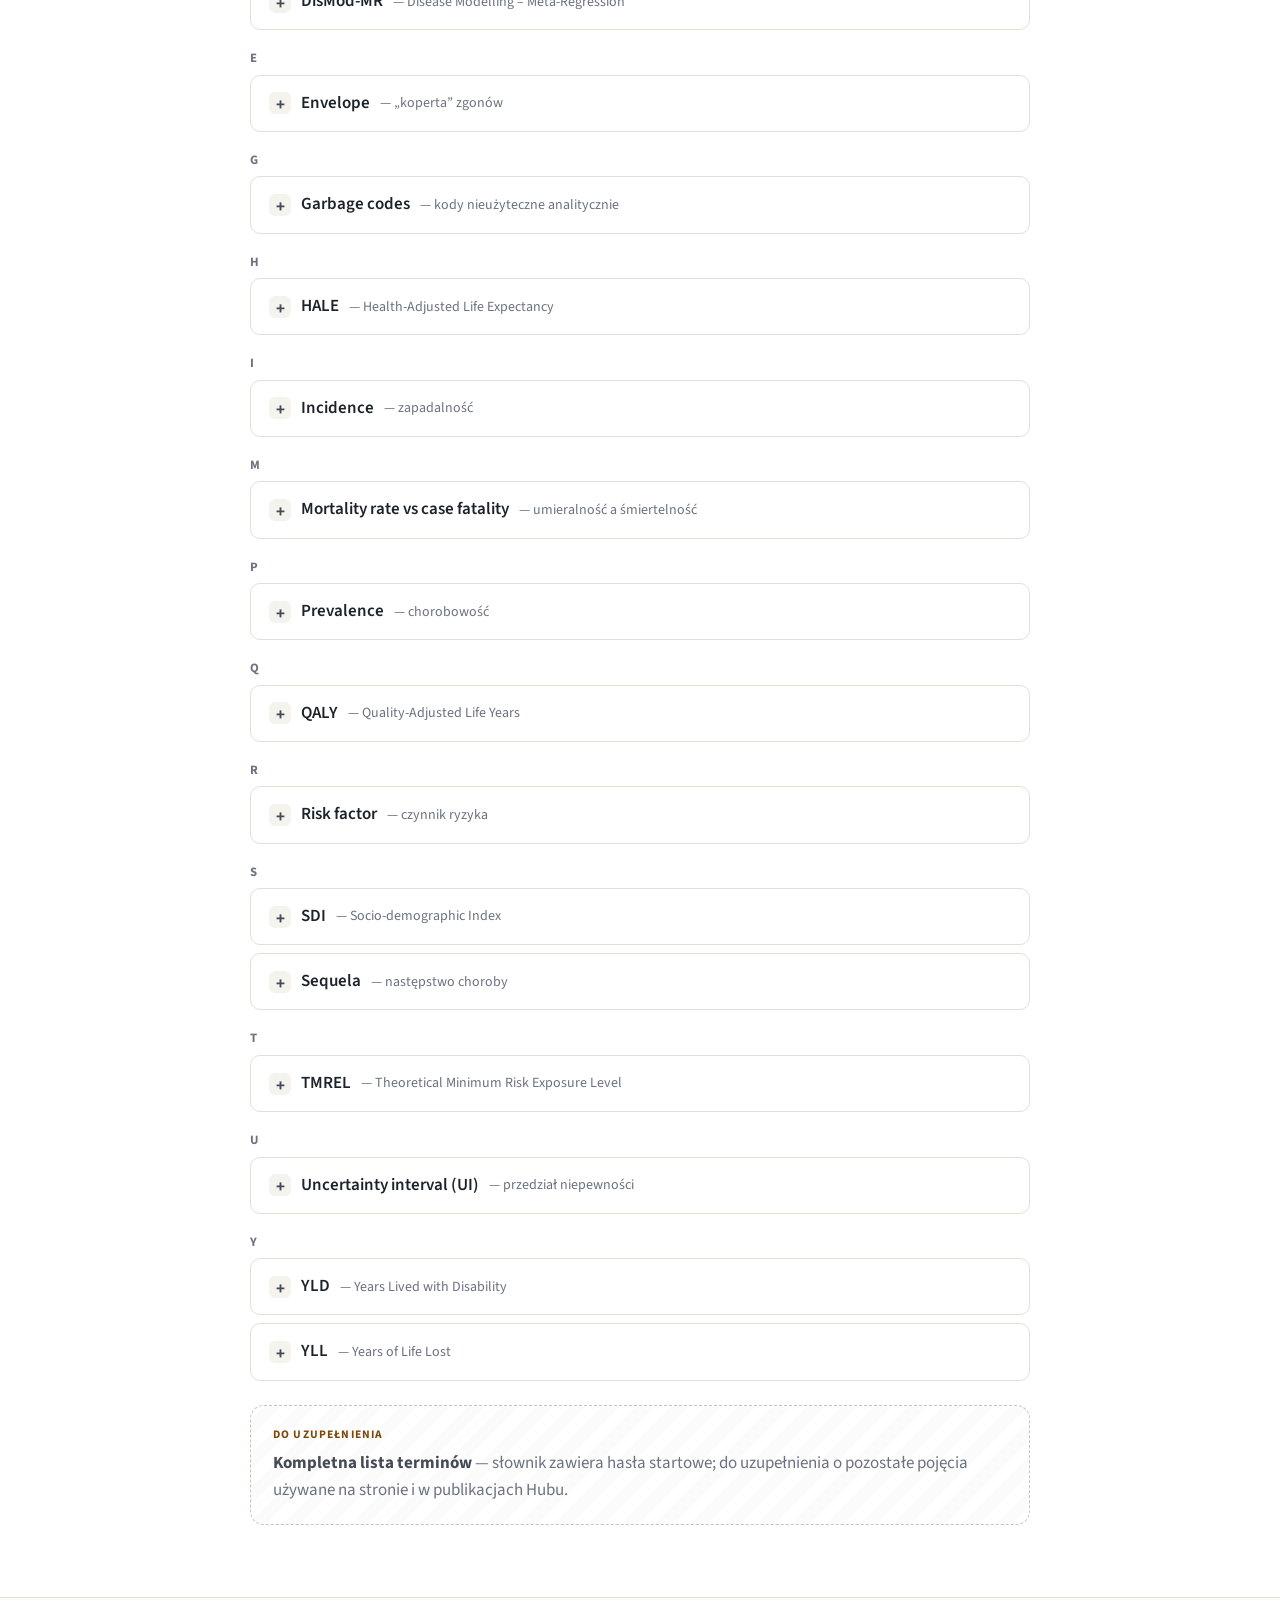
<file: metodologia.html>
<!doctype html>
<html lang="pl">
<head>
  <meta charset="utf-8">
  <meta name="viewport" content="width=device-width, initial-scale=1">
  <title>Metodologia GBD — GBD Research Hub</title>
  <meta name="description" content="Jak działa Global Burden of Disease: źródła danych, modelowanie, DALY, YLL i YLD, hierarchia przyczyn i czynników ryzyka, wagi niepełnosprawności, standaryzacja wiekowa. Słownik pojęć i linki.">
  <link rel="preconnect" href="https://fonts.googleapis.com">
  <link rel="preconnect" href="https://fonts.gstatic.com" crossorigin>
  <link href="https://fonts.googleapis.com/css2?family=Source+Sans+3:wght@400;500;600;700&family=JetBrains+Mono:wght@400&display=swap" rel="stylesheet">
  <link rel="stylesheet" href="assets/css/styles.css">
  <link rel="icon" href="assets/img/favicon.svg" type="image/svg+xml">
  <style>
    .sub-h { margin-top: 0; }
    .q-head { display: flex; align-items: baseline; gap: 12px; flex-wrap: wrap; }
    .q-head .badge { flex-shrink: 0; }

    /* Counterfactual */
    .cf-bar { display: flex; height: 44px; border-radius: 8px; overflow: hidden; margin-top: 18px; font-size: .92rem; }
    .cf-bar > div { display: flex; align-items: center; padding: 0 14px; white-space: nowrap; overflow: hidden; text-overflow: ellipsis; }
    .cf-eq { display: flex; flex-wrap: wrap; align-items: center; justify-content: center; gap: 12px; margin: 14px 0 10px; }
    .cf-eq .box { padding: 12px 20px; border-radius: 10px; font-size: 1.05rem; }
    .cf-eq .op { font-size: 1.5rem; color: var(--ink-3); }
    .cf-ex { display: grid; grid-template-columns: repeat(3, 1fr); gap: 16px; text-align: center; margin-top: 22px; }
    .cf-ex .k { font-size: .92rem; color: var(--ink-2); }
    .cf-ex .v { font-size: 1.6rem; font-weight: 500; }
    @media (max-width: 620px) { .cf-ex { grid-template-columns: 1fr; } }

    /* Mediacja */
    .med-scroll { overflow-x: auto; -webkit-overflow-scrolling: touch; }
    .med-scroll svg { min-width: 640px; }
    .chain { display: flex; flex-wrap: wrap; align-items: center; gap: 8px; margin: 14px 0; }
    .chain .arr { color: var(--ink-3); }

    /* Statystyki hierarchii */
    .levels { display: flex; flex-wrap: wrap; gap: 14px 36px; align-items: baseline; }
    .levels b { font-size: 2.2rem; font-weight: 500; margin-right: 6px; font-variant-numeric: tabular-nums; }

    /* Wagi niepełnosprawności */
    .dw-scale { height: 30px; border-radius: 15px; background: linear-gradient(90deg, #5ecba5 0%, #5ecba5 15%, var(--amber) 15%, var(--amber) 50%, var(--coral) 50%, var(--coral) 100%); }
    .dw-ticks { display: flex; justify-content: space-between; font-size: .85rem; color: var(--ink-2); margin: 6px 0 18px; }
    .dw-group { font-size: .95rem; color: var(--ink-2); margin: 18px 0 8px; }
    .dw-row { display: grid; grid-template-columns: 52px 1fr 64px; gap: 16px; align-items: center; padding: 14px 20px; border-radius: 12px; margin-bottom: 10px; }
    .dw-row .n { width: 46px; height: 46px; border-radius: 50%; display: grid; place-items: center; font-weight: 600; }
    .dw-row h4 { margin: 0; font-weight: 500; }
    .dw-row p { margin: 0; font-size: .92rem; }
    .dw-row .track { height: 8px; margin-top: 8px; }
    .dw-row .track i { display: block; height: 100%; border-radius: 4px; }
    .dw-row .v { font-size: 1.45rem; text-align: right; font-variant-numeric: tabular-nums; }
    .dw-mild { background: var(--inj-tint); color: var(--inj-dark); } .dw-mild .n, .dw-mild .track i { background: #5ecba5; }
    .dw-mod { background: var(--amber-tint); color: var(--amber-dark); } .dw-mod .n, .dw-mod .track i { background: var(--amber); }
    .dw-sev { background: var(--coral-tint); color: var(--coral-dark); } .dw-sev .n, .dw-sev .track i { background: var(--coral); } .dw-sev .n { color: #fff; }
    @media (max-width: 520px) { .dw-row { grid-template-columns: 40px 1fr 48px; padding: 12px; gap: 10px; } .dw-row .n { width: 36px; height: 36px; } .dw-row .v { font-size: 1.15rem; } }

    /* Piramidy */
    .pyr { display: grid; gap: 4px; }
    .pyr div { margin: 0 auto; height: 26px; border-radius: 5px; display: grid; place-items: center; font-size: .85rem; }
    .pyr-title { text-align: center; font-weight: 500; margin-bottom: 12px; }
    .rate-box { background: var(--sand); border-radius: 12px; text-align: center; padding: 16px; margin-top: 16px; }
    .rate-box .k { font-size: .9rem; color: var(--ink-2); }
    .rate-box .v { font-size: 1.9rem; font-weight: 500; font-variant-numeric: tabular-nums; }

    /* Anatomia choroby */
    .stage { position: relative; }
    .stage .num { position: absolute; top: 18px; right: 18px; width: 36px; height: 36px; border-radius: 50%; display: grid; place-items: center; color: #fff; font-weight: 600; }
    .stage h3 { padding-right: 48px; }
    .subboxes { display: grid; gap: 10px; margin-top: 14px; }
    .subboxes > div { border-radius: 10px; padding: 10px 12px; text-align: center; font-size: .95rem; }
    .subboxes small { display: block; opacity: .85; }

    /* Kalkulator DALY */
    .calc-row { display: grid; grid-template-columns: 200px 1fr; gap: 12px; align-items: center; margin-bottom: 6px; }
    .calc-row label { font-weight: 500; color: var(--ink-2); }
    .calc-row output { font-variant-numeric: tabular-nums; font-weight: 600; }
    .life { position: relative; display: flex; height: 50px; border-radius: 8px; font-size: .92rem; }
    .life > div { display: flex; align-items: center; justify-content: center; overflow: hidden; white-space: nowrap; transition: width .25s; color: #fff; min-width: 0; }
    .life .h { background: var(--inj); border-radius: 8px 0 0 8px; }
    .life .d { background: var(--coral); }
    .life .l { background: var(--ncd-tint); color: var(--ncd-dark); border: 1.5px dashed #6c9fd8; border-radius: 0 8px 8px 0; }
    .life .death-mark { position: absolute; top: -6px; bottom: -22px; width: 2px; background: var(--cmnn-dark); color: var(--cmnn-dark); display: block; overflow: visible; transition: left .25s; }
    .life .death-mark span { position: absolute; bottom: -2px; left: 6px; font-size: .8rem; }
    .le-track { height: 34px; border: 1.5px dashed #c9c4b5; border-radius: 8px; display: flex; align-items: center; justify-content: flex-end; padding-right: 10px; color: var(--ink-3); font-size: .9rem; }
    .daly-bar { display: flex; height: 40px; border-radius: 8px; overflow: hidden; }
    .daly-bar > div { display: flex; align-items: center; justify-content: center; color: #fff; font-size: .9rem; transition: width .25s; overflow: hidden; white-space: nowrap; }
    .calc-lbl { font-size: .95rem; color: var(--ink-2); margin: 18px 0 8px; }
    @media (max-width: 620px) { .calc-row { grid-template-columns: 1fr; gap: 2px; margin-bottom: 12px; } }

    /* Tabela Results Tool */
    .rt th { cursor: help; }
    .rt th.on, .rt td.on { background: var(--amber-tint) !important; }
    .rt-help { display: grid; grid-template-columns: repeat(2, 1fr); gap: 10px 24px; margin-top: 16px; }
    .rt-help div { padding: 8px 12px; border-radius: 8px; border: 1px solid transparent; }
    .rt-help div.on { background: var(--amber-tint); border-color: #f4c87e; }
    .rt-help code { font-family: var(--mono); font-weight: 600; color: var(--ncd-dark); }
    @media (max-width: 700px) { .rt-help { grid-template-columns: 1fr; } }

    /* Słownik */
    .gl-letter { font-size: .8rem; font-weight: 700; letter-spacing: .1em; color: var(--ink-3); margin: 18px 0 6px; }
    details.acc > summary small { font-weight: 400; color: var(--ink-3); }

    /* Linki */
    .link-card { display: flex; flex-direction: column; gap: 6px; text-decoration: none; color: inherit; }
    .link-card:hover { border-color: var(--ncd-mid); box-shadow: var(--shadow); color: inherit; }
    .link-card .url { font-family: var(--mono); font-size: .78rem; color: var(--ncd); word-break: break-all; }
  </style>
</head>
<body>
  <div data-site-header></div>

  <main id="main">
    <section class="page-hero">
      <div class="container">
        <div class="breadcrumbs"><a href="index.html">Start</a> / <a href="o-nas.html">O nas</a> / Metodologia</div>
        <h1>Metodologia GBD</h1>
        <p class="lead">Jak Global Burden of Disease zbiera dane, modeluje je i przelicza na porównywalne miary obciążenia chorobami — przystępnie, ale rzetelnie. Kluczowe miary, źródła danych, sposób modelowania i narzędzia do samodzielnej pracy z danymi.</p>
        <nav class="toc" aria-label="Spis treści">
          <a href="#podejscie">Podejście</a>
          <a href="#pipeline">5 kroków</a>
          <a href="#counterfactual">Counterfactual</a>
          <a href="#mediacja">Wiele czynników</a>
          <a href="#hierarchia-przyczyn">Hierarchia przyczyn</a>
          <a href="#hierarchia-ryzyka">Hierarchia ryzyka</a>
          <a href="#wagi">Wagi niepełnosprawności</a>
          <a href="#standaryzacja">Standaryzacja</a>
          <a href="#jedna-choroba">Jedna choroba</a>
          <a href="#miary">DALY, YLL, YLD</a>
          <a href="#kalkulator-daly">Kalkulator DALY</a>
          <a href="#jak-korzystac">Jak korzystać z danych</a>
          <a href="#slownik">Słownik</a>
          <a href="#linki">Linki</a>
        </nav>
      </div>
    </section>

    <!-- Podejście + pipeline -->
    <section class="section" id="podejscie">
      <div class="container narrow">
        <span class="eyebrow">2.3 · Metodologia</span>
        <h2>Podejście metodologiczne</h2>
        <div class="prose">
          <p class="lead">GBD opiera się na systematycznej syntezie wszystkich dostępnych danych o zdrowiu populacji — od rejestrów zgonów i systemów nadzoru epidemiologicznego, przez badania kohortowe i przekrojowe, po dane szpitalne i rejestry nowotworów. Zebrane dane są harmonizowane i przetwarzane za pomocą zaawansowanych modeli statystycznych, w tym narzędzia DisMod-MR, które pozwala szacować częstość występowania, zapadalność i czas trwania chorób nawet w sytuacji niekompletnych danych źródłowych.</p>
        </div>

        <div id="pipeline" class="anchor-sub">
          <h3>Jak zbiera się dane i przeprowadza analizy?</h3>
          <p class="muted">Pipeline w 5 krokach — od zbierania 250 000 źródeł danych, przez korekty i modelowanie, po gotowe szacunki.</p>
          <ol class="steps mt-2">
            <li>
              <h4>Zbieranie danych</h4>
              <p>GBD gromadzi wszystkie dostępne dane o zdrowiu populacji z każdego kraju — rejestry, badania, systemy nadzoru. Dla jednej edycji GBD przetwarzanych jest ponad 250 000 źródeł danych.</p>
              <div class="pills">
                <span class="pill blue">Rejestry zgonów</span><span class="pill blue">Rejestry nowotworów</span>
                <span class="pill coral">Badania kohortowe</span><span class="pill coral">Badania przekrojowe</span>
                <span class="pill green">Dane szpitalne</span><span class="pill green">Systemy nadzoru</span>
                <span class="pill">Dane satelitarne</span><span class="pill">Dane administracyjne</span>
              </div>
            </li>
            <li data-tone="coral">
              <h4>Korekta i harmonizacja</h4>
              <p>Surowe dane są oczyszczane, standaryzowane i korygowane o znane błędy: niekompletne rejestrowanie zgonów, błędne kodowanie przyczyn (tzw. garbage codes), różnice w definicjach diagnostycznych między krajami. Celem jest porównywalność danych z 204 krajów.</p>
              <div class="pills">
                <span class="pill amber">Redystrybucja garbage codes</span><span class="pill amber">Korekta niekompletności</span><span class="pill amber">Standaryzacja definicji</span>
              </div>
            </li>
            <li data-tone="green">
              <h4>Modelowanie statystyczne</h4>
              <p>Skorygowane dane trafiają do modeli statystycznych, które szacują wskaźniki zdrowotne nawet tam, gdzie dane źródłowe są niekompletne. Kluczowe narzędzie to DisMod-MR — bayesowski model meta-regresyjny, który zapewnia wewnętrzną spójność szacunków.</p>
              <div class="pills">
                <span class="pill green">DisMod-MR</span><span class="pill green">CODEm (przyczyny zgonów)</span><span class="pill green">Spatiotemporal GPR</span><span class="pill green">CoDCorrect (spójność)</span>
              </div>
            </li>
            <li data-tone="purple">
              <h4>Szacunki i przedziały niepewności</h4>
              <p>Modele generują szacunki punktowe z 95% przedziałami niepewności — dla każdej choroby, każdego czynnika ryzyka, każdego kraju, każdego roku, każdej grupy wiekowej i płci. Szerokość przedziału mówi, jak pewni jesteśmy danego wyniku.</p>
              <div class="pills">
                <span class="pill">371 chorób i urazów</span><span class="pill">88 czynników ryzyka</span><span class="pill">204 kraje i terytoria</span><span class="pill">1990–dziś</span>
              </div>
            </li>
            <li>
              <h4>Wyniki i zastosowania</h4>
              <p>Finalne szacunki GBD są publicznie dostępne i służą trzem celom: identyfikacji priorytetów zdrowotnych, monitorowaniu trendów w czasie oraz porównywaniu krajów i regionów. Dane wykorzystują rządy, WHO, badacze i media na całym świecie.</p>
              <div class="pills">
                <span class="pill blue">Umieralność i przyczyny zgonów</span><span class="pill coral">DALY, YLL, YLD</span><span class="pill purple">Atrybucja czynników ryzyka</span><span class="pill amber">Projekcje i scenariusze</span>
              </div>
            </li>
          </ol>
        </div>
      </div>
    </section>

    <!-- Counterfactual -->
    <section class="section alt" id="counterfactual">
      <div class="container">
        <div class="section-head">
          <span class="eyebrow">Atrybucja ryzyka</span>
          <h2>Counterfactual scenarios — jak GBD przypisuje obciążenie do czynników ryzyka?</h2>
        </div>
        <div class="grid g2">
          <div class="tone tone-coral">
            <span class="eyebrow" style="color:inherit">Świat rzeczywisty</span>
            <h3>Aktualna ekspozycja na czynnik ryzyka</h3>
            <p>Populacja jest narażona na czynnik ryzyka na aktualnym poziomie — np. 23% dorosłych pali tytoń.</p>
            <div class="cf-bar" aria-label="Całkowite obciążenie: 100%">
              <div style="width:100%;background:var(--coral);color:#fff">Całkowite obciążenie chorobą (DALY) — 100%</div>
            </div>
          </div>
          <div class="tone tone-blue">
            <span class="eyebrow" style="color:inherit">Scenariusz hipotetyczny (counterfactual)</span>
            <h3>Minimalna teoretyczna ekspozycja (TMREL)</h3>
            <p>Hipotetyczny świat, w którym ekspozycja na czynnik ryzyka jest na najniższym możliwym poziomie — np. 0% palaczy.</p>
            <div class="cf-bar" aria-label="Pozostałe obciążenie około 20%, przypisywalne około 80%">
              <div style="width:22%;background:var(--ncd);color:#fff" title="Pozostałe obciążenie">~20%</div>
              <div style="width:78%;background:var(--amber-tint);color:var(--amber-dark);border:1.5px dashed var(--amber);border-left:0;border-radius:0 8px 8px 0">znika → obciążenie przypisywalne</div>
            </div>
            <p class="small mt-1 mb-0" style="color:var(--ncd-dark)"><span style="display:inline-block;width:10px;height:10px;background:var(--ncd);border-radius:2px"></span> pozostałe obciążenie (inne przyczyny raka płuca)</p>
          </div>
        </div>

        <div class="tone tone-sand no-border mt-2 center">
          <h3>Obciążenie przypisywalne czynnikowi ryzyka</h3>
          <div class="cf-eq">
            <span class="box" style="background:var(--coral-tint);color:var(--coral-dark)">Obciążenie rzeczywiste</span>
            <span class="op">−</span>
            <span class="box" style="background:var(--ncd-tint);color:var(--ncd-dark)">Obciążenie hipotetyczne</span>
            <span class="op">=</span>
            <span class="box" style="background:var(--amber-tint);color:var(--amber-dark);border:1.5px solid var(--amber)">Obciążenie przypisywalne</span>
          </div>
          <p>Różnica między obciążeniem w świecie rzeczywistym a obciążeniem w scenariuszu bez czynnika ryzyka<br>to ta część DALY, którą można przypisać temu czynnikowi.</p>
          <div class="cf-ex">
            <div><div class="k">Przykład: palenie tytoniu</div><div class="v" style="color:var(--coral)">100% DALY z raka płuca</div></div>
            <div><div class="k">Gdyby nikt nie palił (TMREL)</div><div class="v" style="color:var(--ncd)">~20% DALY</div></div>
            <div><div class="k">Wniosek</div><div class="v" style="color:#b77712">~80% przypisywalne</div></div>
          </div>
          <p class="sample-note mt-2 mb-0">Wartości przykładowe — ilustracja koncepcji.</p>
        </div>
        <p class="muted mt-1">Uwaga: obciążenie przypisywalne różnym czynnikom ryzyka może się sumować do ponad 100%, ponieważ jedna choroba może być współzwiązana z wieloma czynnikami ryzyka jednocześnie (np. rak płuca — palenie + zanieczyszczenie powietrza + ekspozycja zawodowa). GBD stosuje podejście mediacyjne, aby uniknąć podwójnego liczenia na poziomie zagregowanym.</p>
      </div>
    </section>

    <!-- Mediacja -->
    <section class="section" id="mediacja">
      <div class="container">
        <div class="section-head">
          <span class="eyebrow">Framework mediacyjny</span>
          <h2>Jak rozwiązane jest powiązanie z wieloma czynnikami?</h2>
        </div>
        <div class="card">
          <div class="med-scroll">
            <svg viewBox="0 0 900 372" role="img" aria-labelledby="med-t med-d">
              <title id="med-t">Ścieżki przyczynowe: czynniki behawioralne, metaboliczne i choroby</title>
              <desc id="med-d">Czynniki behawioralne wpływają na choroby pośrednio przez czynniki metaboliczne (linie ciągłe) oraz bezpośrednio (linie przerywane).</desc>
              <defs>
                <marker id="ah-c" viewBox="0 0 10 10" refX="9" refY="5" markerWidth="7" markerHeight="7" orient="auto-start-reverse"><path d="M0,0 L10,5 L0,10 z" fill="#d85a30"/></marker>
                <marker id="ah-p" viewBox="0 0 10 10" refX="9" refY="5" markerWidth="7" markerHeight="7" orient="auto-start-reverse"><path d="M0,0 L10,5 L0,10 z" fill="#534ab7"/></marker>
              </defs>
              <g font-family="Source Sans 3, Segoe UI, sans-serif" font-size="13" fill="#444b55" letter-spacing="1">
                <text x="120" y="18" text-anchor="middle">CZYNNIKI BEHAWIORALNE</text>
                <text x="450" y="18" text-anchor="middle">CZYNNIKI METABOLICZNE</text>
                <text x="780" y="18" text-anchor="middle">CHOROBY (OUTCOMES)</text>
              </g>
              <!-- Ścieżki bezpośrednie (przerywane) — pod kolumną środkową -->
              <g fill="none" stroke="#d85a30" stroke-width="1.8" stroke-dasharray="6 5" opacity=".75">
                <path d="M240,206 C300,350 600,350 660,72" marker-end="url(#ah-c)"/>
                <path d="M240,276 C300,360 600,360 660,282" marker-end="url(#ah-c)"/>
                <path d="M240,66 C290,345 610,345 660,288" marker-end="url(#ah-c)"/>
              </g>
              <!-- Ścieżki pośrednie: behawioralne → metaboliczne -->
              <g fill="none" stroke="#d85a30" stroke-width="2">
                <path d="M240,62 C285,62 285,62 330,62" marker-end="url(#ah-c)"/>
                <path d="M240,70 C285,70 285,132 330,132" marker-end="url(#ah-c)"/>
                <path d="M240,136 C285,136 285,70 330,70" marker-end="url(#ah-c)"/>
                <path d="M240,140 C285,140 285,202 330,202" marker-end="url(#ah-c)"/>
                <path d="M240,272 C285,272 285,140 330,140" marker-end="url(#ah-c)"/>
              </g>
              <!-- Ścieżki pośrednie: metaboliczne → choroby -->
              <g fill="none" stroke="#534ab7" stroke-width="2">
                <path d="M570,62 C615,62 615,206 660,206" marker-end="url(#ah-p)"/>
                <path d="M570,132 C615,132 615,62 660,62" marker-end="url(#ah-p)"/>
                <path d="M570,140 C615,140 615,136 660,136" marker-end="url(#ah-p)"/>
                <path d="M570,206 C615,206 615,212 660,212" marker-end="url(#ah-p)"/>
                <path d="M570,276 C615,276 615,70 660,70" marker-end="url(#ah-p)"/>
              </g>
              <!-- Kolumny -->
              <g font-family="Source Sans 3, Segoe UI, sans-serif" font-size="16" text-anchor="middle">
                <g fill="#f9ebe5"><rect x="0" y="40" width="240" height="52" rx="10"/><rect x="0" y="110" width="240" height="52" rx="10"/><rect x="0" y="180" width="240" height="52" rx="10"/><rect x="0" y="250" width="240" height="52" rx="10"/></g>
                <g fill="#993c1d"><text x="120" y="71">Dieta</text><text x="120" y="141">Niska aktywność fizyczna</text><text x="120" y="211">Palenie tytoniu</text><text x="120" y="281">Spożycie alkoholu</text></g>
                <g fill="#edebfb"><rect x="330" y="40" width="240" height="52" rx="10"/><rect x="330" y="110" width="240" height="52" rx="10"/><rect x="330" y="180" width="240" height="52" rx="10"/><rect x="330" y="250" width="240" height="52" rx="10"/></g>
                <g fill="#3c3489"><text x="450" y="71">Wysoki BMI</text><text x="450" y="141">Wysokie ciśnienie</text><text x="450" y="211">Wysoka glikemia</text><text x="450" y="281">Wysoki cholesterol</text></g>
                <g fill="#e6f0fa"><rect x="660" y="40" width="240" height="52" rx="10"/><rect x="660" y="110" width="240" height="52" rx="10"/><rect x="660" y="180" width="240" height="52" rx="10"/><rect x="660" y="250" width="240" height="52" rx="10"/></g>
                <g fill="#0c447c"><text x="780" y="71">Ch. niedokrwienna serca</text><text x="780" y="141">Udar mózgu</text><text x="780" y="211">Cukrzyca typu 2</text><text x="780" y="281">Rak jelita grubego</text></g>
              </g>
            </svg>
          </div>
          <div class="legend" style="justify-content:center">
            <span><svg width="34" height="10" aria-hidden="true"><line x1="0" y1="5" x2="34" y2="5" stroke="#534ab7" stroke-width="2.5"/></svg> Linie ciągłe = ścieżki pośrednie (przez czynniki metaboliczne)</span>
            <span><svg width="34" height="10" aria-hidden="true"><line x1="0" y1="5" x2="34" y2="5" stroke="#d85a30" stroke-width="2" stroke-dasharray="6 4"/></svg> Linie przerywane = ścieżki bezpośrednie</span>
          </div>
        </div>

        <div class="grid g2 mt-2" style="align-items:start">
          <div class="tone tone-sand no-border">
            <h3>Problem: ta sama choroba, wiele ścieżek</h3>
            <p>Udar mózgu może być efektem wielu łańcuchów przyczynowych jednocześnie. Jeden pacjent może palić, mieć nadciśnienie spowodowane dietą i niską aktywność fizyczną. Jak policzyć obciążenie bez podwójnego liczenia?</p>
            <div class="chain"><span class="pill coral">Dieta</span><span class="arr">→</span><span class="pill purple">Wysoki BMI</span><span class="arr">→</span><span class="pill purple">Wysokie ciśnienie</span><span class="arr">→</span><span class="pill blue">Udar</span></div>
            <p>W tym łańcuchu trzy czynniki ryzyka (dieta, BMI, ciśnienie) prowadzą do jednego zdarzenia. Jeśli policzymy obciążenie osobno dla każdego — udar zostanie policzony trzykrotnie.</p>
          </div>
          <div class="tone tone-green">
            <h3>Rozwiązanie GBD: framework mediacyjny</h3>
            <p>GBD stosuje podejście mediacyjne, które rozdziela ścieżki bezpośrednie od pośrednich:</p>
            <p>Obciążenie przypisane diecie obejmuje zarówno jej bezpośredni wpływ na choroby (np. sód → udar), jak i wpływ pośredni — przez BMI i ciśnienie. Ale ta część pośrednia jest już „wbudowana" w szacunek diety, więc nie jest liczona ponownie przy BMI.</p>
            <p>Obciążenie przypisane ciśnieniu obejmuje tylko tę część, która nie wynika z czynników „wyżej na ścieżce" (dieta, BMI) — a więc np. ciśnienie o podłożu genetycznym lub wynikające z innych przyczyn.</p>
            <p>Dzięki temu suma obciążeń na poziomie poszczególnych czynników ryzyka może przekraczać 100% (bo ścieżki się krzyżują), ale na poziomie zagregowanym (wszystkie czynniki łącznie) nie ma podwójnego liczenia.</p>
          </div>
        </div>
        <p class="muted mt-1">To podejście GBD wdrożyło od edycji 2019, zastępując wcześniejszy model Comparative Risk Assessment. Framework mediacyjny opiera się na sieci przyczynowej (directed acyclic graph), która definiuje, które czynniki ryzyka leżą „powyżej" których na ścieżce przyczynowej.</p>
      </div>
    </section>

    <!-- Hierarchia przyczyn -->
    <section class="section alt" id="hierarchia-przyczyn">
      <div class="container">
        <div class="section-head">
          <span class="eyebrow">Struktura danych</span>
          <h2>Hierarchia przyczyn GBD</h2>
          <p>Fundamentalna struktura organizacji wiedzy — od trzech szerokich kategorii do setek konkretnych chorób. Kliknij kategorię, a potem grupę, aby zobaczyć przykłady konkretnych chorób.</p>
        </div>
        <div class="legend">
          <span><i style="background:var(--cmnn)"></i>Grupa I — choroby zakaźne, matczyne, noworodkowe i żywieniowe</span>
          <span><i style="background:var(--ncd)"></i>Grupa II — choroby niezakaźne</span>
          <span><i style="background:var(--inj)"></i>Grupa III — urazy</span>
        </div>
        <div id="cause-tree"></div>
        <div class="tone tone-sand no-border mt-2">
          <div class="levels">
            <span><b>4</b>poziomy hierarchii</span>
            <span><b>3</b>kategorie poziomu 1</span>
            <span><b>22</b>grupy poziomu 2</span>
            <span><b>371</b>przyczyn poziomu 3–4</span>
          </div>
          <p class="small mt-1">Na poziomie 3–4 pokazujemy wybrane przykłady. Pełna lista przyczyn: GBD Protocol and Appendices.</p>
        </div>
      </div>
    </section>

    <!-- Hierarchia czynników ryzyka -->
    <section class="section" id="hierarchia-ryzyka">
      <div class="container">
        <div class="section-head">
          <span class="eyebrow">Struktura danych</span>
          <h2>Hierarchia czynników ryzyka</h2>
          <p>Drugi filar analiz GBD obok przyczyn chorób: trzy kategorie poziomu 1, w nich grupy czynników (poziom 2) i konkretne ekspozycje (poziom 3–4) — często definiowane jako ekspozycja ciągła względem poziomu TMREL.</p>
        </div>
        <div class="legend">
          <span><i style="background:var(--coral)"></i>Behawioralne — styl życia, nawyki</span>
          <span><i style="background:var(--purple)"></i>Metaboliczne — czynniki biologiczne</span>
          <span><i style="background:#b9b4a6"></i>Środowiskowe i zawodowe — otoczenie, ekspozycje</span>
        </div>
        <div id="risk-tree"></div>
      </div>
    </section>

    <!-- Wagi niepełnosprawności -->
    <section class="section alt" id="wagi">
      <div class="container narrow">
        <div class="section-head">
          <span class="eyebrow">YLD</span>
          <h2>Co to są wagi niepełnosprawności?</h2>
        </div>
        <div class="dw-scale" role="img" aria-label="Skala od 0 (pełne zdrowie) do 1 (odpowiednik zgonu)"></div>
        <div class="dw-ticks"><span>0.00 — pełne zdrowie</span><span>0.50</span><span>1.00 — odpowiednik zgonu</span></div>
        <div id="dw-list"></div>
        <div class="tone tone-sand no-border mt-2">
          <p>Wagi niepełnosprawności (disability weights) ustalane są na podstawie międzynarodowych badań ankietowych, w których respondenci porównują parami różne stany zdrowotne. Każda waga wyrażona jest na skali od 0 (pełne zdrowie) do 1 (równoważnik zgonu). Wagi nie są wartościowaniem — opisują stopień ograniczenia funkcjonalnego, nie wartość życia osoby z danym stanem.</p>
        </div>
      </div>
    </section>

    <!-- Standaryzacja -->
    <section class="section" id="standaryzacja">
      <div class="container">
        <div class="section-head">
          <span class="eyebrow">Porównywalność</span>
          <h2>Jak działa standaryzacja do wieku?</h2>
        </div>
        <div class="tone tone-red">
          <h3>Problem: surowe wskaźniki wprowadzają w błąd</h3>
          <p>Kraj A ma surowy wskaźnik zgonów 12/1000, Kraj B — 8/1000. Czy Kraj A jest zdrowszy? Niekoniecznie. Jeśli Kraj A ma starszą populację, więcej zgonów jest naturalną konsekwencją struktury wiekowej — nie gorszego systemu zdrowia.</p>
        </div>
        <div class="split-vs mt-2">
          <div>
            <div class="pyr-title">Kraj A — starsza populacja</div>
            <div class="pyr" id="pyr-a"></div>
            <div class="rate-box"><div class="k">Surowy wskaźnik</div><div class="v" style="color:var(--cmnn)">12 / 1000</div></div>
          </div>
          <div class="vs">vs</div>
          <div>
            <div class="pyr-title">Kraj B — młodsza populacja</div>
            <div class="pyr" id="pyr-b"></div>
            <div class="rate-box"><div class="k">Surowy wskaźnik</div><div class="v" style="color:var(--cmnn)">8 / 1000</div></div>
          </div>
        </div>

        <div class="tone tone-green mt-2">
          <h3>Rozwiązanie: standaryzacja wiekowa</h3>
          <p>GBD stosuje standardową populację referencyjną. Wskaźniki z każdej grupy wiekowej są ważone tą samą strukturą wiekową — dzięki czemu porównujemy „jabłka z jabłkami".</p>
        </div>
        <ol class="steps compact mt-2">
          <li><h4>Oblicz wskaźniki wiekowe</h4><p>Dla każdego kraju osobno: ile zgonów / ile DALY w każdej grupie wiekowej (np. 0–4, 5–9, … 80+).</p></li>
          <li data-tone="amber"><h4>Zastosuj populację standardową</h4><p>Pomnóż wskaźnik wiekowy każdego kraju przez ten sam zestaw wag — standardową strukturę wiekową GBD. Niezależnie od tego, ile osób faktycznie ma dany kraj w danej grupie wiekowej.</p></li>
          <li data-tone="green"><h4>Zsumuj</h4><p>Wynikiem jest standaryzowany wskaźnik — porównywalny między krajami, regionami i latami, bo różnice w strukturze wiekowej zostały usunięte.</p></li>
        </ol>
        <div class="grid g2 mt-1">
          <div class="rate-box" style="border:1px solid var(--line)"><div class="k">Kraj A — po standaryzacji</div><div class="v" style="color:var(--ncd)">7,2 / 1000</div></div>
          <div class="rate-box" style="border:1px solid var(--line)"><div class="k">Kraj B — po standaryzacji</div><div class="v" style="color:var(--cmnn)">9,1 / 1000</div></div>
        </div>
        <p class="center mt-2 mb-0"><strong style="font-weight:500">Po standaryzacji obraz się odwraca — Kraj B ma wyższe ryzyko zgonu w każdej grupie wiekowej.</strong></p>
        <p class="sample-note center">Wartości przykładowe — ilustracja koncepcji.</p>
      </div>
    </section>

    <!-- Jedna choroba -->
    <section class="section alt" id="jedna-choroba">
      <div class="container narrow">
        <div class="section-head">
          <span class="eyebrow">Od danych do DALY</span>
          <h2>Jak GBD widzi jedną chorobę?</h2>
          <p class="muted">Anatomia jednej choroby w GBD: cukrzyca typu 2.</p>
        </div>

        <div class="tone tone-blue stage">
          <span class="num" style="background:var(--ncd)">1</span>
          <h3>Zapadalność (incidence)</h3>
          <p>Ile nowych przypadków cukrzycy typu 2 rozpoznano w Polsce w 2021? GBD szacuje na podstawie danych z badań populacyjnych, rejestrów, danych szpitalnych i ubezpieczeniowych.</p>
        </div>
        <div class="flow-arrow" aria-hidden="true">↓</div>
        <div class="tone tone-purple stage">
          <span class="num" style="background:var(--purple)">2</span>
          <h3>Chorobowość (prevalence)</h3>
          <p>Ile osób żyje z cukrzycą typu 2 w danym momencie? DisMod-MR modeluje przepływ: nowe zachorowania wchodzą, część osób umiera, część (rzadko) remituje. Prevalence = „aktualna pula chorych".</p>
        </div>
        <div class="flow-arrow" aria-hidden="true">↓</div>
        <div class="tone tone-amber stage">
          <span class="num" style="background:#b77712">3</span>
          <h3>Następstwa (sequelae)</h3>
          <p>Cukrzyca nie jest jednym stanem — GBD dzieli ją na następstwa, każde z własną wagą niepełnosprawności:</p>
          <div class="subboxes g5" style="display:grid">
            <div style="background:var(--amber-mid)">Bez powikłań<small>Waga: 0.049</small></div>
            <div style="background:var(--amber-mid)">Neuropatia<small>Waga: 0.133</small></div>
            <div style="background:var(--amber-mid)">Retinopatia<small>Waga: 0.033–0.552</small></div>
            <div style="background:var(--amber-mid)">Amputacja<small>Waga: 0.130–0.164</small></div>
            <div style="background:var(--amber-mid)">Choroba nerek<small>Waga: 0.049–0.571</small></div>
          </div>
        </div>
        <div class="flow-arrow" aria-hidden="true">↓</div>
        <div class="tone tone-coral stage">
          <span class="num" style="background:var(--coral)">4</span>
          <h3>Obliczenie DALY</h3>
          <p>GBD łączy dwa składniki: lata utracone z powodu przedwczesnych zgonów na cukrzycę (YLL) i lata przeżyte z następstwami cukrzycy ważone wagami niepełnosprawności (YLD).</p>
          <div class="subboxes g2" style="display:grid">
            <div style="background:var(--ncd-tint);color:var(--ncd-dark);padding:14px"><small>YLL (przedwczesne zgony)</small><span style="font-size:1.3rem">Zgony × utracone lata</span></div>
            <div style="background:var(--coral-mid);color:var(--coral-dark);padding:14px"><small>YLD (niepełnosprawność)</small><span style="font-size:1.3rem">Chorobowość × waga × czas</span></div>
          </div>
        </div>
        <div class="flow-arrow" aria-hidden="true">↓</div>
        <div class="tone tone-sand stage">
          <span class="num" style="background:var(--ink-2)">5</span>
          <h3>Atrybucja czynników ryzyka</h3>
          <p>Na koniec GBD odpowiada: jaka część DALY z cukrzycy jest przypisywalna konkretnym czynnikom ryzyka?</p>
          <div class="subboxes g4" style="display:grid">
            <div style="background:var(--purple-tint);color:var(--purple-dark)">Wysoki BMI<small>Największy udział</small></div>
            <div style="background:var(--coral-tint);color:var(--coral-dark)">Dieta<small>Ścieżka pośrednia</small></div>
            <div style="background:var(--coral-tint);color:var(--coral-dark)">Niska aktywność<small>Bezpośrednia i pośrednia</small></div>
            <div style="background:var(--purple-tint);color:var(--purple-dark)">Wysoka glikemia<small>Czynnik metaboliczny</small></div>
          </div>
        </div>
        <p class="muted mt-2">Ten sam proces GBD stosuje dla każdej z 371 analizowanych chorób i urazów — od choroby niedokrwiennej serca po depresję i wypadki drogowe. Każda choroba ma własną strukturę sequelae, wagi niepełnosprawności i ścieżki atrybucji ryzyka.</p>
      </div>
    </section>

    <!-- Miary -->
    <section class="section" id="miary">
      <div class="container narrow">
        <div class="section-head">
          <span class="eyebrow">Kluczowe miary</span>
          <h2>Główne miary stosowane w GBD</h2>
        </div>
        <div class="grid g3">
          <div class="tone tone-sand"><h3>DALY</h3><p><strong>Disability-Adjusted Life Years</strong> — lata życia utracone z powodu przedwczesnej śmierci i niepełnosprawności. Jedna jednostka DALY odpowiada jednemu utraconemu rokowi życia w pełnym zdrowiu.</p></div>
          <div class="tone tone-blue"><h3>YLL</h3><p><strong>Years of Life Lost</strong> — lata życia utracone z powodu przedwczesnych zgonów, liczone jako różnica między wiekiem zgonu a oczekiwaną długością życia.</p></div>
          <div class="tone tone-coral"><h3>YLD</h3><p><strong>Years Lived with Disability</strong> — lata przeżyte z niepełnosprawnością, ważone współczynnikiem ciężkości danego stanu zdrowotnego.</p></div>
        </div>
        <div class="cf-eq mt-2" style="font-size:1.3rem">
          <span class="box" style="background:var(--sand);font-weight:600">DALY</span><span class="op">=</span>
          <span class="box" style="background:var(--ncd-tint);color:var(--ncd-dark);font-weight:600">YLL</span><span class="op">+</span>
          <span class="box" style="background:var(--coral-tint);color:var(--coral-dark);font-weight:600">YLD</span>
        </div>
        <p class="center">Ta prosta formuła pozwala uchwycić pełne obciążenie chorobą — nie tylko śmiertelność, ale i wpływ chorób przewlekłych, zaburzeń psychicznych czy bólu, które nie zabijają, ale obniżają jakość życia.</p>
      </div>
    </section>

    <!-- Kalkulator DALY -->
    <section class="section alt" id="kalkulator-daly">
      <div class="container">
        <div class="section-head">
          <span class="eyebrow">Interaktywnie</span>
          <h2>Jak liczymy DALY?</h2>
          <p>Przesuń suwaki, aby zobaczyć, jak wiek zachorowania, wiek zgonu i waga niepełnosprawności wpływają na obciążenie chorobą jednej osoby.</p>
        </div>
        <div class="card">
          <div class="calc-lbl" style="margin-top:0">Oczekiwana długość życia (standard GBD)</div>
          <div class="le-track">86,6 lat</div>

          <div class="calc-lbl">Rzeczywiste życie tej osoby</div>
          <div class="life" id="life" aria-hidden="true">
            <div class="h" id="seg-h">Lata w zdrowiu</div>
            <div class="d" id="seg-d">Lata z chorobą</div>
            <div class="l" id="seg-l">YLL — lata utracone</div>
            <div class="death-mark" id="death-mark"><span>Zgon</span></div>
          </div>

          <div class="calc-lbl" style="margin-top:34px">Obciążenie chorobą (DALY) dla tej osoby</div>
          <div style="display:flex;align-items:center;gap:14px;flex-wrap:wrap">
            <div style="flex:1;min-width:240px"><div class="daly-bar" id="daly-bar" aria-hidden="true">
              <div id="bar-yld" style="background:var(--coral)">YLD</div>
              <div id="bar-yll" style="background:var(--ncd)">YLL</div>
            </div></div>
            <div style="font-size:1.3rem;font-weight:500">= <span id="daly-eq">33,3</span> DALY</div>
          </div>

          <div class="legend mt-2">
            <span><i style="background:var(--inj)"></i>Lata w pełnym zdrowiu</span>
            <span><i style="background:var(--coral)"></i>YLD — lata z niepełnosprawnością (ważone)</span>
            <span><i style="background:var(--ncd)"></i>YLL — utracone lata życia</span>
          </div>

          <div class="mt-2">
            <div class="calc-row"><label for="r-onset">Wiek zachorowania</label>
              <div style="display:flex;gap:14px;align-items:center"><input type="range" id="r-onset" min="0" max="85" step="1" value="19"><output for="r-onset" id="o-onset" style="min-width:56px;text-align:right">19 lat</output></div></div>
            <div class="calc-row"><label for="r-death">Wiek zgonu</label>
              <div style="display:flex;gap:14px;align-items:center"><input type="range" id="r-death" min="1" max="86" step="1" value="68"><output for="r-death" id="o-death" style="min-width:56px;text-align:right">68 lat</output></div></div>
            <div class="calc-row"><label for="r-weight">Waga niepełnosprawności</label>
              <div style="display:flex;gap:14px;align-items:center"><input type="range" id="r-weight" min="0" max="1" step="0.01" value="0.30"><output for="r-weight" id="o-weight" style="min-width:56px;text-align:right">0,30</output></div></div>
          </div>

          <div class="grid g3 mt-2" aria-live="polite">
            <div class="kpi"><div class="k-label">YLL (utracone lata)</div><div class="k-value" style="color:var(--ncd)" id="k-yll">18,6</div></div>
            <div class="kpi"><div class="k-label">YLD (niepełnosprawność)</div><div class="k-value" style="color:var(--coral)" id="k-yld">14,7</div></div>
            <div class="kpi"><div class="k-label">DALY (łączne obciążenie)</div><div class="k-value" id="k-daly">33,3</div></div>
          </div>
          <p class="small muted mt-1 mb-0">YLL = 86,6 − wiek zgonu · YLD = (wiek zgonu − wiek zachorowania) × waga. Waga niepełnosprawności: 0 = pełne zdrowie, 1 = odpowiednik zgonu. Np. umiarkowana depresja ≈ 0,40, cukrzyca bez powikłań ≈ 0,05, paraplegia ≈ 0,57. Model uproszczony: jedna osoba, stała waga, bez dyskontowania.</p>
        </div>
      </div>
    </section>

    <!-- 2.3.1 Jak korzystać -->
    <section class="section" id="jak-korzystac">
      <div class="container">
        <div class="section-head">
          <span class="eyebrow">2.3.1 · Przewodnik praktyczny</span>
          <h2>Jak korzystać z danych GBD</h2>
          <p>Dane GBD są publicznie dostępne na platformach prowadzonych przez IHME. Dwa podstawowe narzędzia to:</p>
        </div>
        <div class="grid g2">
          <a class="card link-card" href="https://vizhub.healthdata.org/gbd-results/" rel="noopener" target="_blank">
            <span class="badge" style="align-self:start;background:var(--ncd-tint);color:var(--ncd-dark)">Dane tabelaryczne · CSV</span>
            <h3>GBD Results Tool ↗</h3>
            <p>Pozwala generować tabelaryczne zestawienia wyników GBD: śmiertelność, DALY, YLL, YLD, częstość występowania — w podziale na kraje, lata, choroby, czynniki ryzyka, wiek i płeć. Dane można pobrać w formacie CSV.</p>
            <span class="url">vizhub.healthdata.org/gbd-results/</span>
          </a>
          <a class="card link-card" href="https://vizhub.healthdata.org/gbd-compare/" rel="noopener" target="_blank">
            <span class="badge" style="align-self:start;background:var(--inj-tint);color:var(--inj-dark)">Wizualizacje</span>
            <h3>GBD Compare ↗</h3>
            <p>Interaktywne narzędzie wizualizacyjne, które pozwala porównywać kraje, choroby i czynniki ryzyka na mapach, wykresach i diagramach.</p>
            <span class="url">vizhub.healthdata.org/gbd-compare/</span>
          </a>
        </div>

        <div class="grid g2 mt-2" style="align-items:start">
          <div class="tone tone-amber">
            <h3>Przedziały niepewności (95% UI)</h3>
            <p>Przy korzystaniu z danych GBD warto pamiętać, że każdy szacunek jest opatrzony 95-procentowym przedziałem niepewności (uncertainty interval, UI). Przedział ten nie jest błędem statystycznym w klasycznym sensie — odzwierciedla niepewność wynikającą z jakości i dostępności danych źródłowych oraz z procesu modelowania. Im szerszy przedział, tym ostrożniej należy interpretować wynik punktowy.</p>
          </div>
          <div class="tone tone-coral">
            <h3>Narzędzie dla Polski w podziale wojewódzkim</h3>
            <p>Dashboard GBD Research Hub pokazuje zgony, DALY i czynniki ryzyka dla Polski ogółem i 16 województw — z wyborem wskaźnika, roku, grupy wiekowej i płci.</p>
            <a class="btn btn-coral mt-1" href="polska.html#dashboard">Otwórz dashboard →</a>
          </div>
        </div>

        <div class="anchor-sub" id="tabela-results-tool">
          <h3>Jak czytać tabelę z GBD Results Tool?</h3>
          <p class="muted">Przykładowy wiersz pobranego pliku CSV. Najedź lub kliknij nagłówek kolumny, aby zobaczyć, co oznacza.</p>
          <div class="table-wrap">
            <table class="data rt" id="rt-table">
              <thead><tr>
                <th data-col="measure">measure</th><th data-col="location">location</th><th data-col="sex">sex</th><th data-col="age">age</th><th data-col="cause">cause</th><th data-col="metric">metric</th><th data-col="year" class="num">year</th><th data-col="val" class="num">val</th><th data-col="upper" class="num">upper</th><th data-col="lower" class="num">lower</th>
              </tr></thead>
              <tbody>
                <tr><td data-col="measure">DALYs (Disability-Adjusted Life Years)</td><td data-col="location">Poland</td><td data-col="sex">Both</td><td data-col="age">Age-standardized</td><td data-col="cause">Ischemic heart disease</td><td data-col="metric">Rate</td><td data-col="year" class="num">2021</td><td data-col="val" class="num">2850.4</td><td data-col="upper" class="num">3120.7</td><td data-col="lower" class="num">2590.2</td></tr>
                <tr><td data-col="measure">Deaths</td><td data-col="location">Poland</td><td data-col="sex">Female</td><td data-col="age">All ages</td><td data-col="cause">Stroke</td><td data-col="metric">Number</td><td data-col="year" class="num">2021</td><td data-col="val" class="num">17 402</td><td data-col="upper" class="num">19 950</td><td data-col="lower" class="num">14 880</td></tr>
              </tbody>
            </table>
          </div>
          <p class="sample-note mt-1">Wartości przykładowe — ilustracja struktury pliku.</p>
          <div class="rt-help" id="rt-help">
            <div data-col="measure"><code>measure</code> — miara: Deaths, DALYs, YLLs, YLDs, Prevalence, Incidence.</div>
            <div data-col="location"><code>location</code> — lokalizacja: kraj, region GBD lub jednostka subnarodowa.</div>
            <div data-col="sex"><code>sex</code> — płeć: Male, Female lub Both (obie łącznie).</div>
            <div data-col="age"><code>age</code> — grupa wiekowa; „Age-standardized" = wskaźnik standaryzowany wg wieku, „All ages" = wszystkie grupy łącznie (surowy).</div>
            <div data-col="cause"><code>cause</code> — przyczyna z hierarchii GBD (lub „All causes"); dla atrybucji pojawia się też kolumna <code>rei</code> (czynnik ryzyka).</div>
            <div data-col="metric"><code>metric</code> — jednostka: Number (liczba bezwzględna), Rate (na 100 000), Percent (udział).</div>
            <div data-col="year"><code>year</code> — rok szacunku (1990 – ostatni rok danej edycji).</div>
            <div data-col="val"><code>val</code> — szacunek punktowy (średnia z rozkładu wyników modelu).</div>
            <div data-col="upper"><code>upper</code> — górna granica 95% przedziału niepewności (UI).</div>
            <div data-col="lower"><code>lower</code> — dolna granica 95% przedziału niepewności (UI).</div>
          </div>
        </div>
      </div>
    </section>

    <!-- 2.3.2 Słownik -->
    <section class="section alt" id="slownik">
      <div class="container narrow">
        <div class="section-head">
          <span class="eyebrow">2.3.2 · Glossary</span>
          <h2>Słownik pojęć</h2>
          <p>Alfabetyczny słownik kluczowych terminów GBD. Każde hasło: 1–2 zdania.</p>
        </div>
        <div class="field">
          <label for="gl-search">Szukaj terminu</label>
          <input type="search" id="gl-search" placeholder="np. DALY, sequela, niepewność…" autocomplete="off">
        </div>
        <div id="glossary"></div>
        <p id="gl-empty" class="muted" hidden>Brak haseł pasujących do wyszukiwania.</p>
        <div class="todo mt-2"><strong>Kompletna lista terminów</strong> — słownik zawiera hasła startowe; do uzupełnienia o pozostałe pojęcia używane na stronie i w publikacjach Hubu.</div>
      </div>
    </section>

    <!-- 2.3.3 Linki -->
    <section class="section" id="linki">
      <div class="container">
        <div class="section-head">
          <span class="eyebrow">2.3.3 · Zasoby</span>
          <h2>Linki zewnętrzne</h2>
          <p>Kluczowe zasoby GBD/IHME z krótkim opisem.</p>
        </div>
        <div class="grid g3">
          <a class="card link-card" href="https://www.healthdata.org/" rel="noopener" target="_blank">
            <h3>IHME — Institute for Health Metrics and Evaluation ↗</h3>
            <p>Strona główna IHME — koordynatora projektu GBD. Aktualności, publikacje, dane, narzędzia wizualizacyjne, informacje o zespole i metodologii.</p>
            <span class="url">healthdata.org</span>
          </a>
          <a class="card link-card" href="https://vizhub.healthdata.org/gbd-results/" rel="noopener" target="_blank">
            <h3>GBD Results Tool ↗</h3>
            <p>Główne narzędzie do pobierania danych GBD w formie tabelarycznej. Pozwala generować zestawienia wyników: umieralność, DALY, YLL, YLD, zapadalność, chorobowość, czynniki ryzyka — w podziale na kraje, lata, choroby, wiek i płeć. Eksport do CSV.</p>
            <span class="url">vizhub.healthdata.org/gbd-results/</span>
          </a>
          <a class="card link-card" href="https://vizhub.healthdata.org/gbd-compare/" rel="noopener" target="_blank">
            <h3>GBD Compare ↗</h3>
            <p>Interaktywne narzędzie wizualizacyjne do porównywania krajów, chorób i czynników ryzyka. Mapy, wykresy bąbelkowe, diagramy strzałkowe, treemapy. Idealne do szybkiej eksploracji danych.</p>
            <span class="url">vizhub.healthdata.org/gbd-compare/</span>
          </a>
          <a class="card link-card" href="https://www.thelancet.com/gbd" rel="noopener" target="_blank">
            <h3>GBD Protocol and Appendices ↗</h3>
            <p>Pełna dokumentacja metodologiczna każdej edycji GBD: opis modeli, źródła danych, definicje przyczyn i czynników ryzyka, wagi niepełnosprawności. Załączniki do publikacji w The Lancet — często ponad 1000 stron.</p>
            <span class="url">thelancet.com/gbd — sekcja Protocol &amp; Supplementary Materials przy każdej edycji</span>
          </a>
          <a class="card link-card" href="https://www.thelancet.com/gbd" rel="noopener" target="_blank">
            <h3>The Lancet GBD Collection ↗</h3>
            <p>Zbiór wszystkich publikacji GBD w The Lancet — od GBD 1990 po najnowszą edycję. Artykuły przeglądowe, analizy tematyczne, komentarze. Główne forum publikacyjne projektu GBD.</p>
            <span class="url">thelancet.com/gbd</span>
          </a>
          <a class="card link-card" href="https://www.youtube.com/@ABORHIIHME" rel="noopener" target="_blank">
            <h3>IHME YouTube ↗</h3>
            <p>Kanał wideo IHME — prezentacje, wykłady, tutoriale dotyczące korzystania z narzędzi GBD, webinaria tematyczne, nagrania z konferencji.</p>
            <span class="url">youtube.com/@ABORHIIHME</span>
            <span class="sample-note">Adres kanału do weryfikacji.</span>
          </a>
        </div>
      </div>
    </section>
  </main>

  <div data-site-footer></div>
  <script src="assets/js/data.js"></script>
  <script src="assets/js/site.js"></script>
  <script src="assets/js/charts.js"></script>
  <script src="assets/js/pages/metodologia.js"></script>
</body>
</html>
</file>
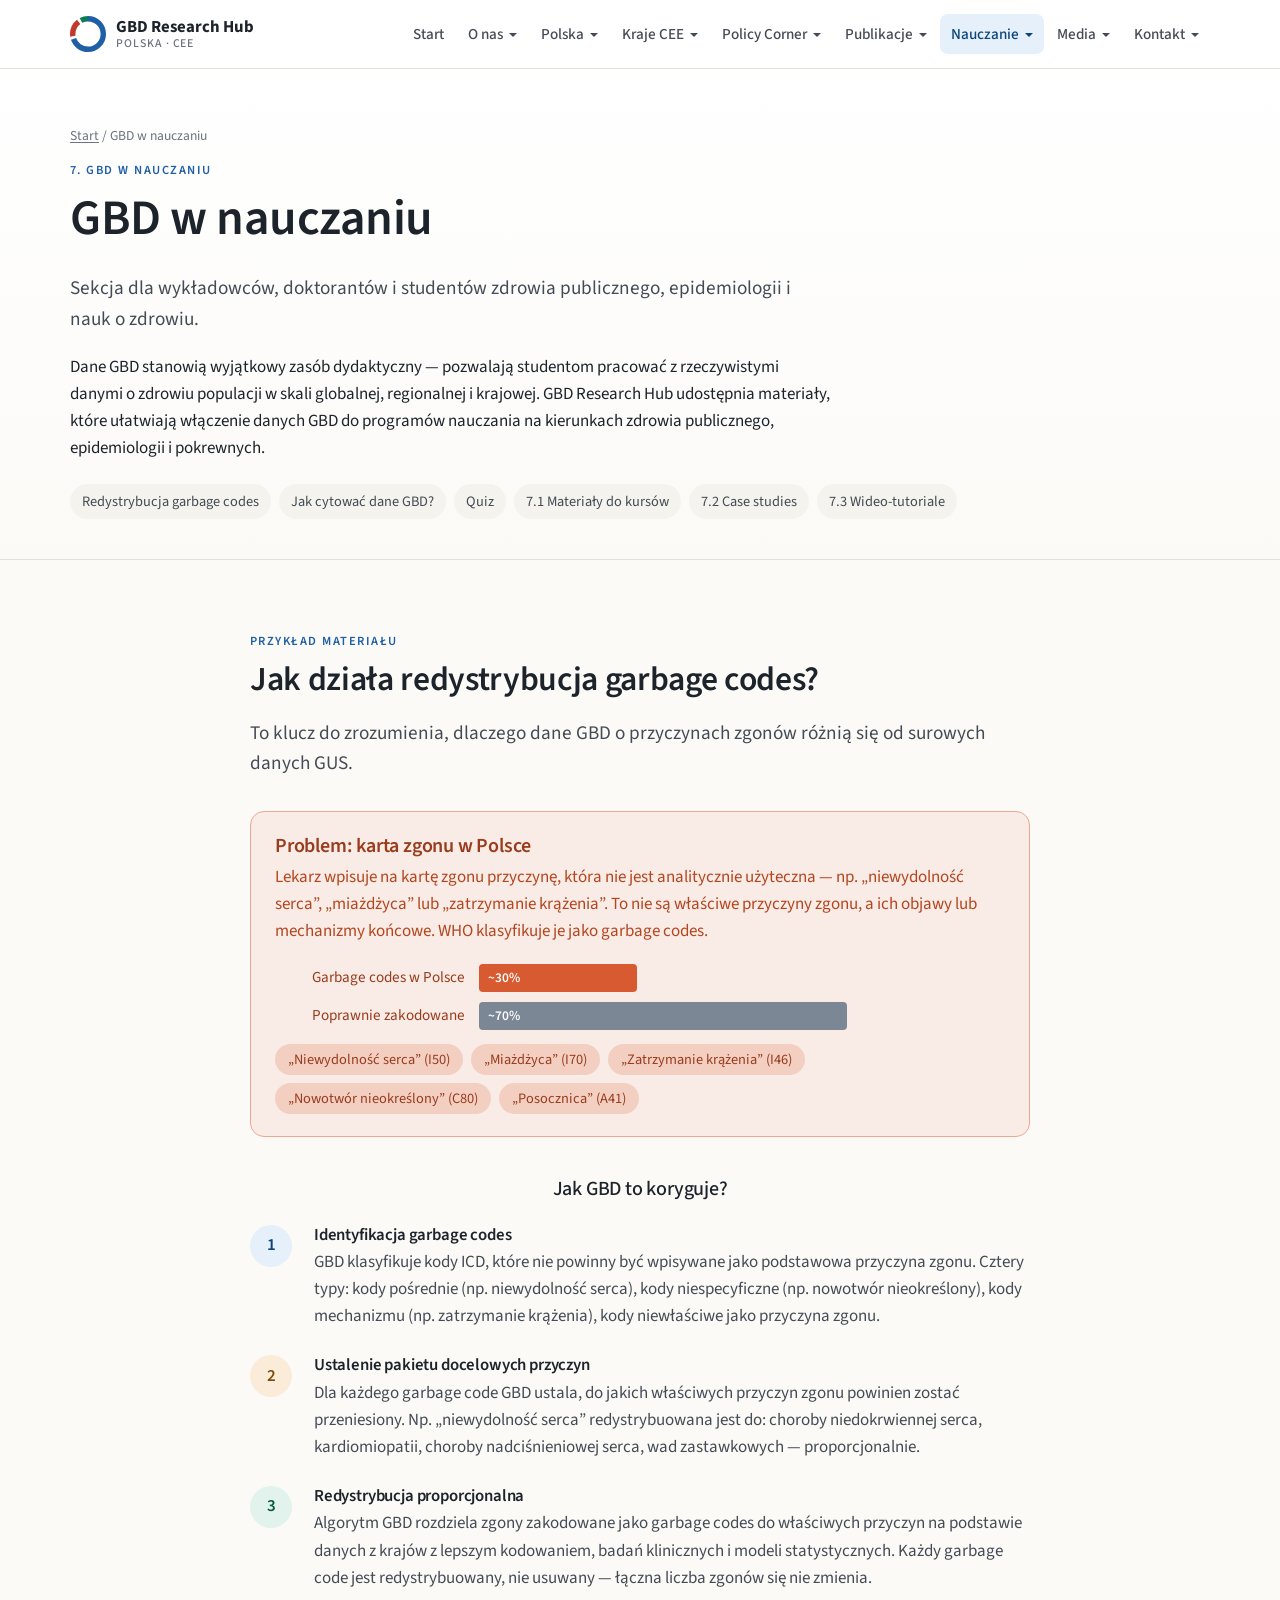
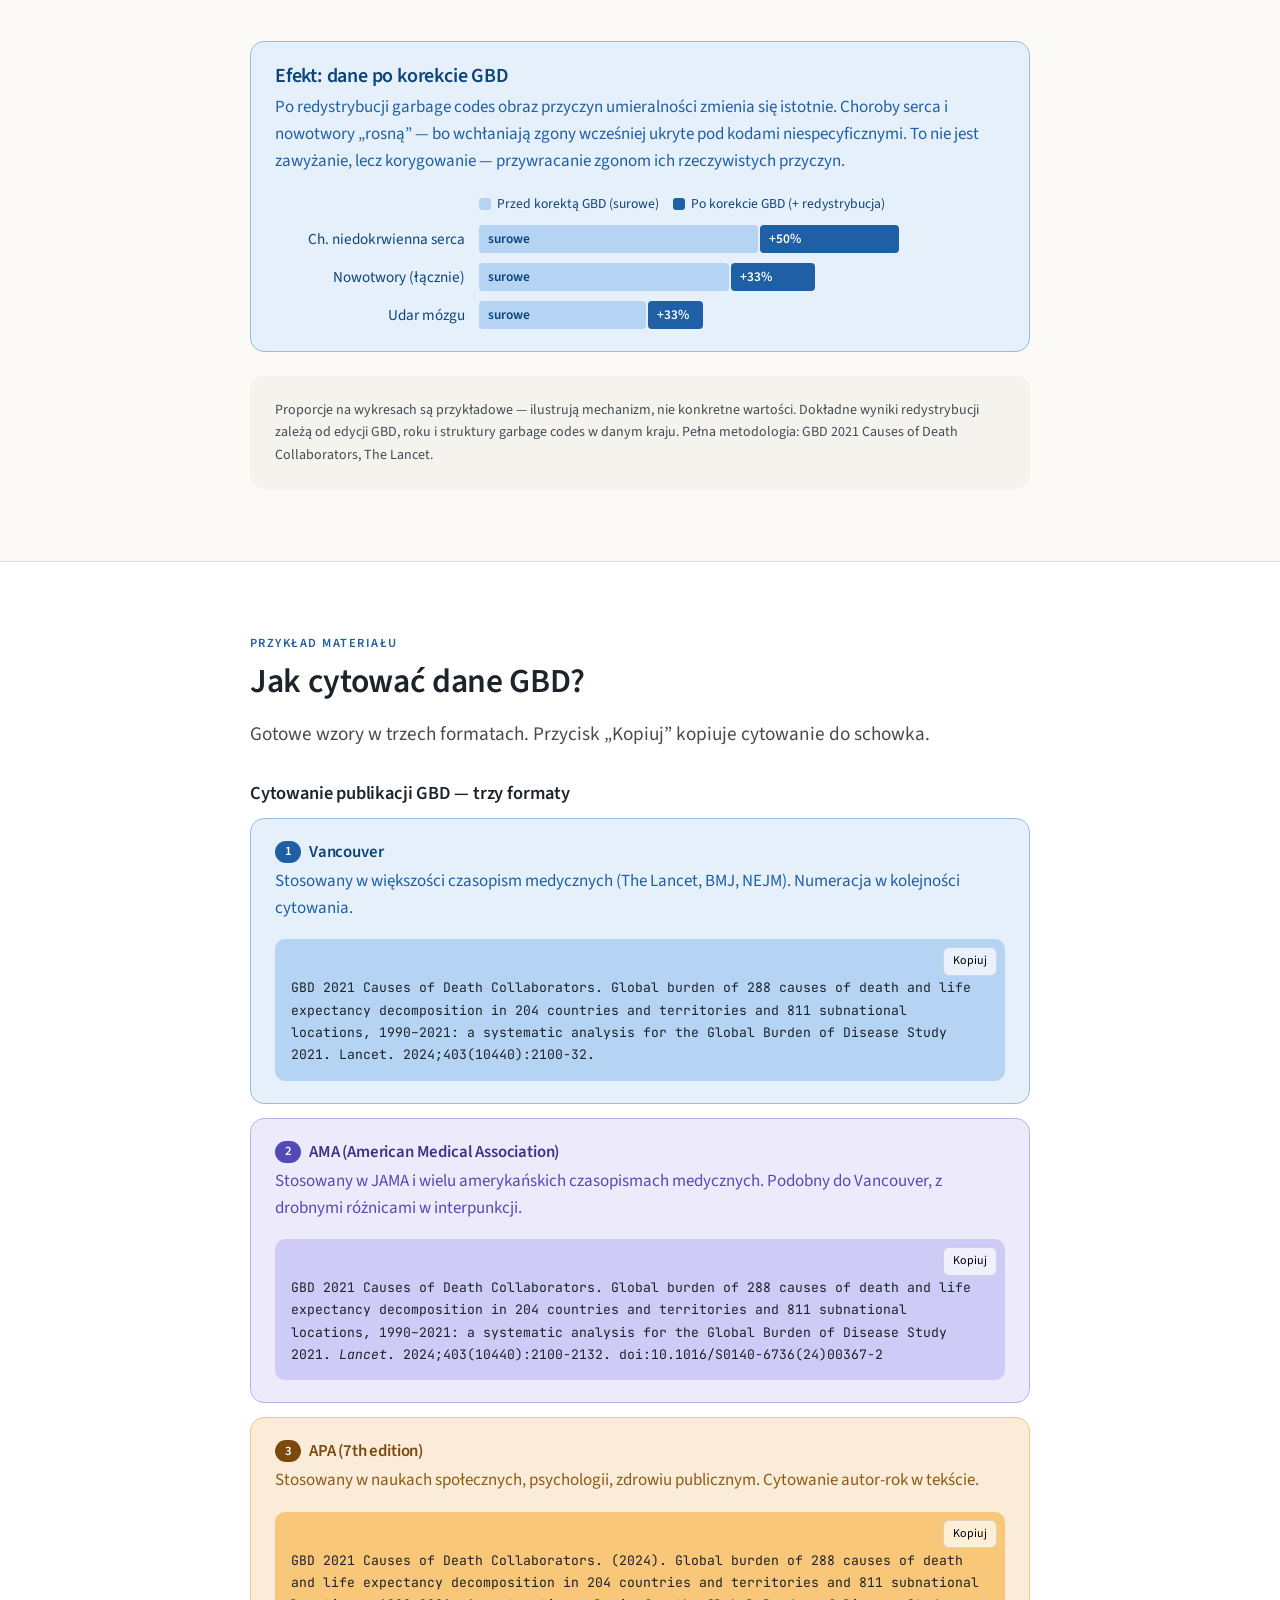
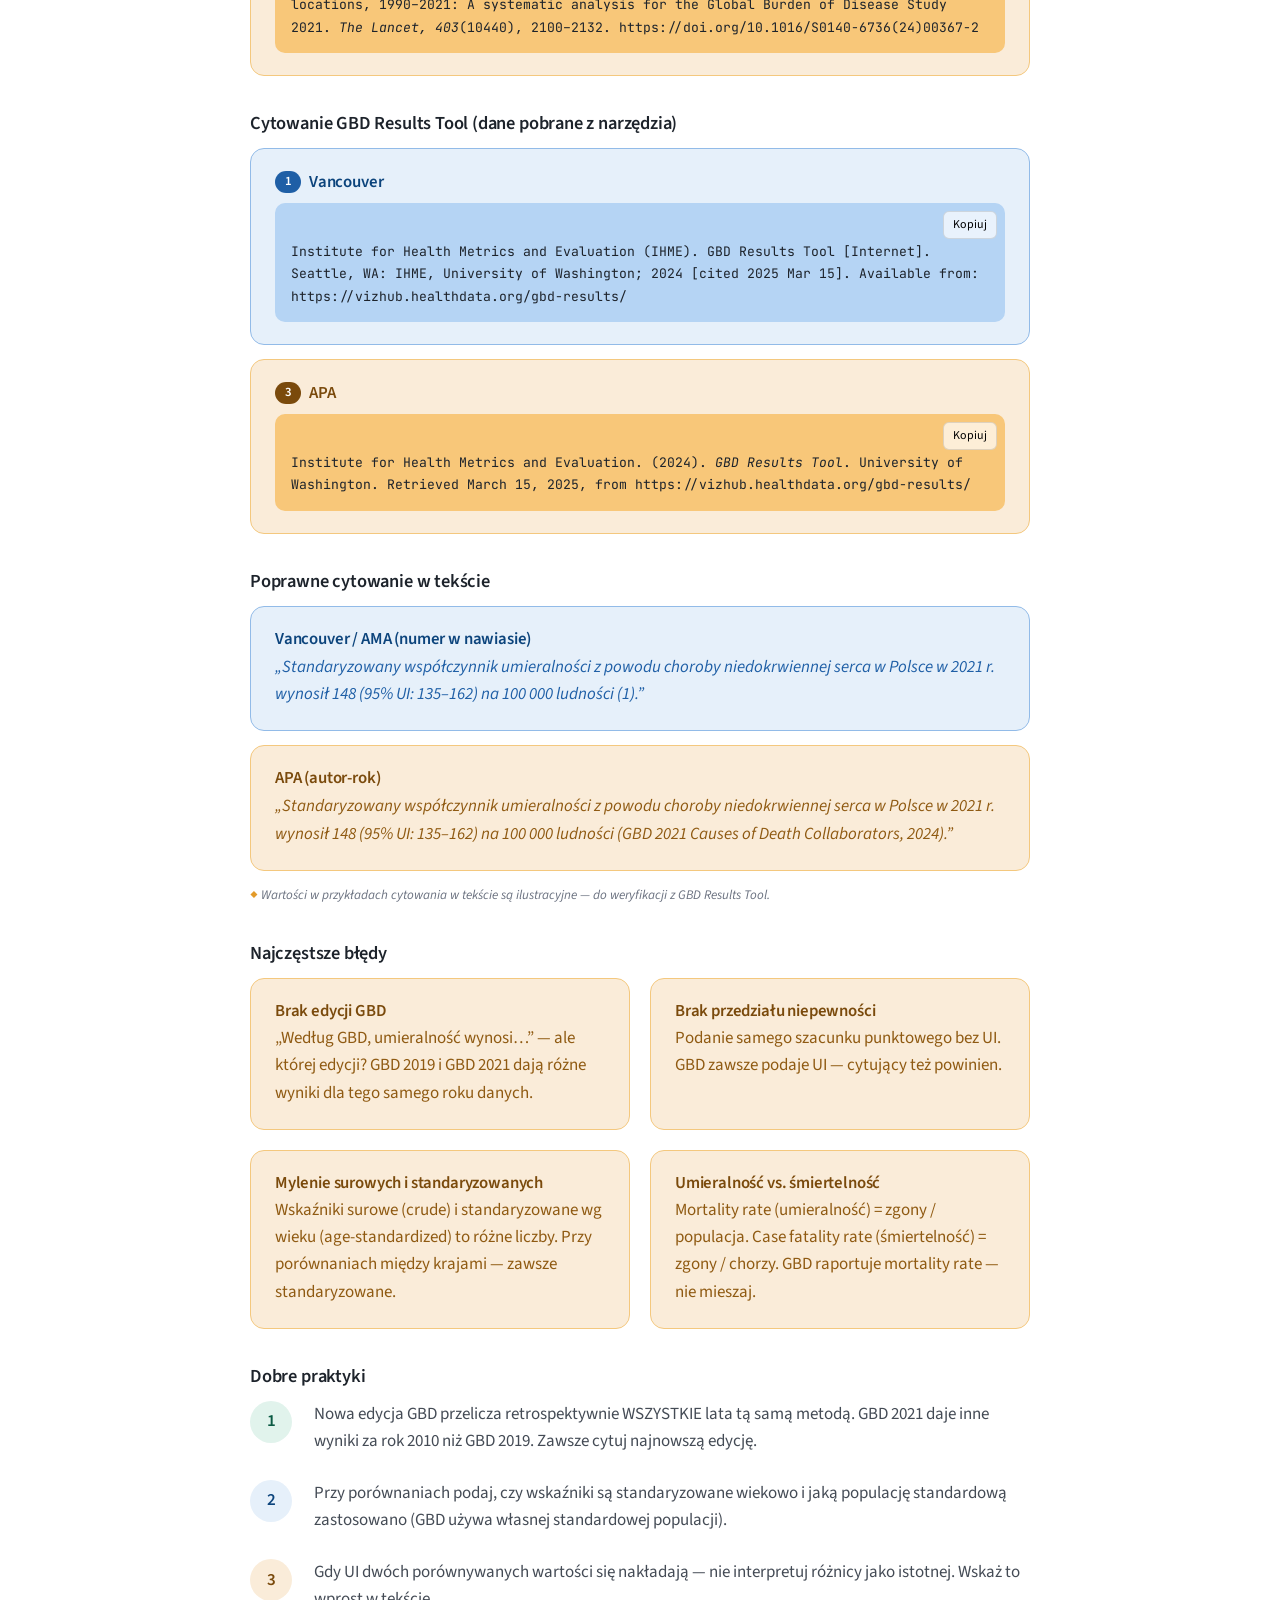
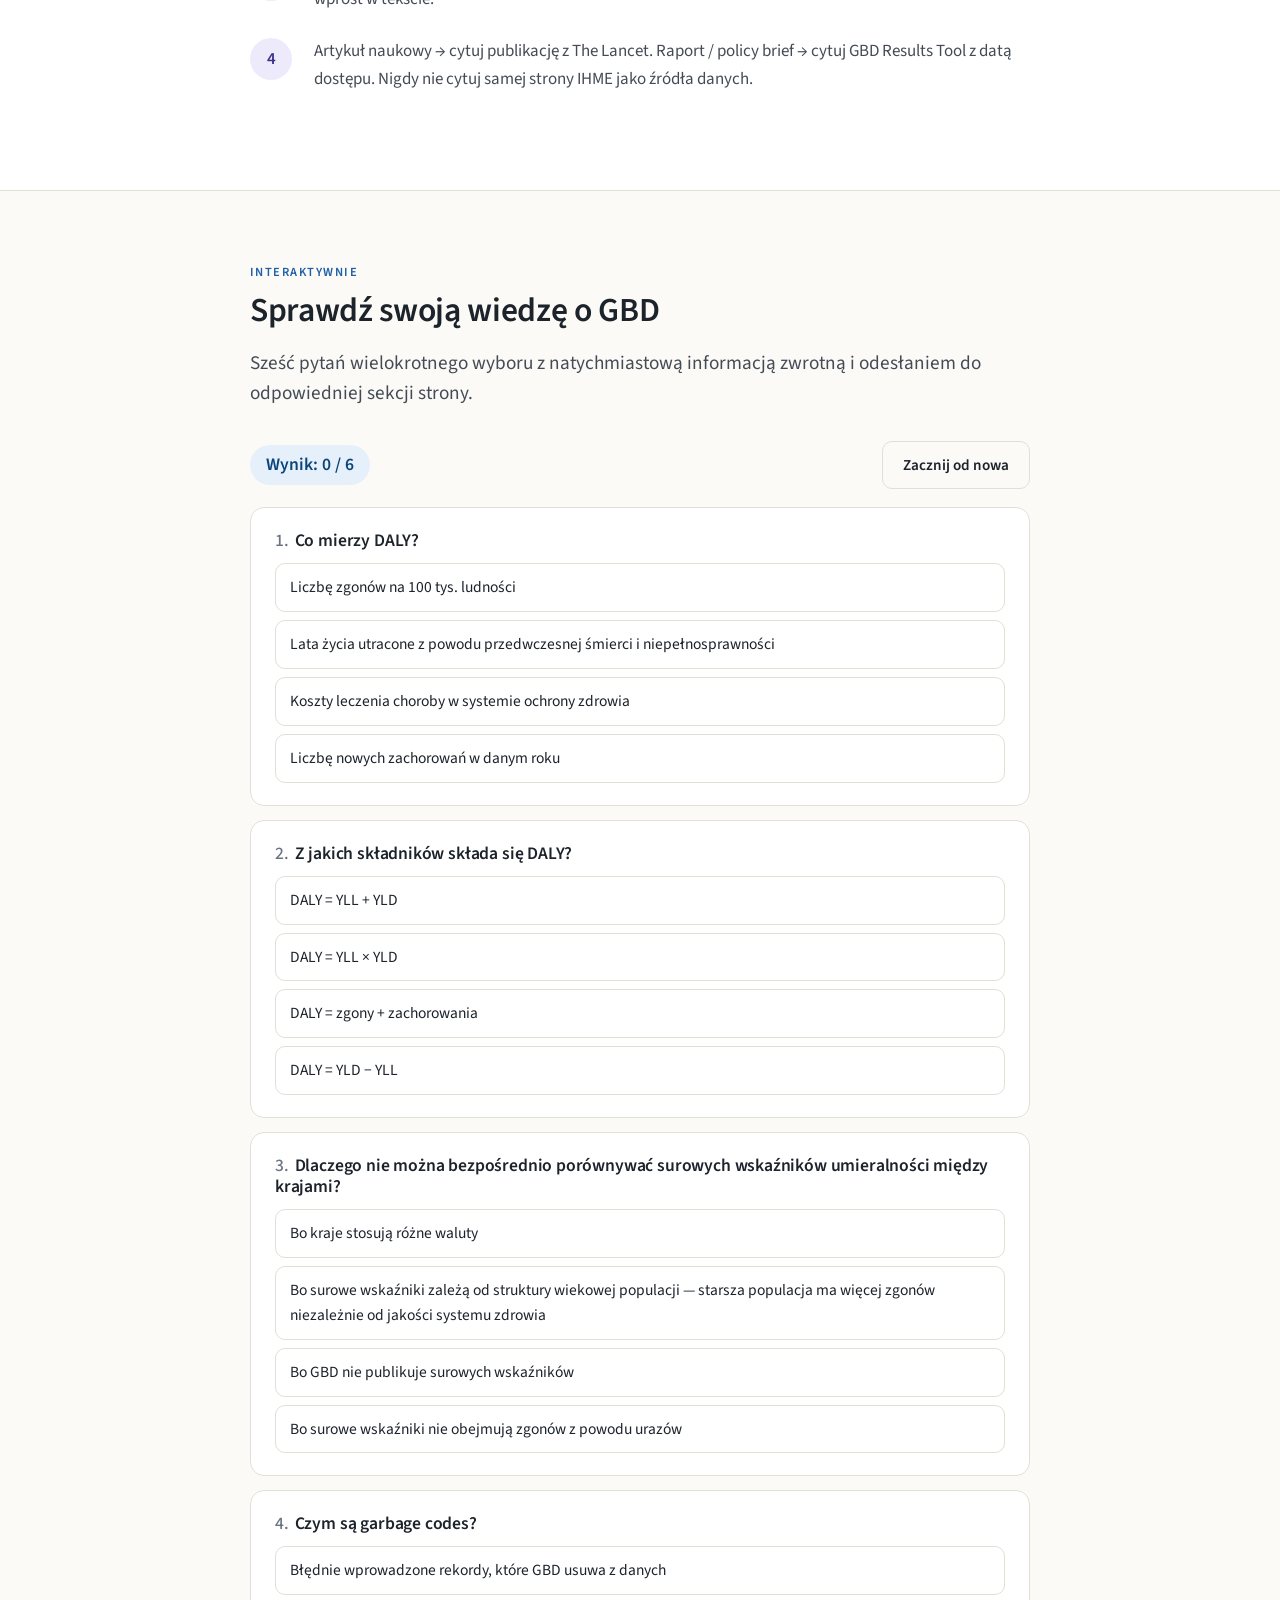
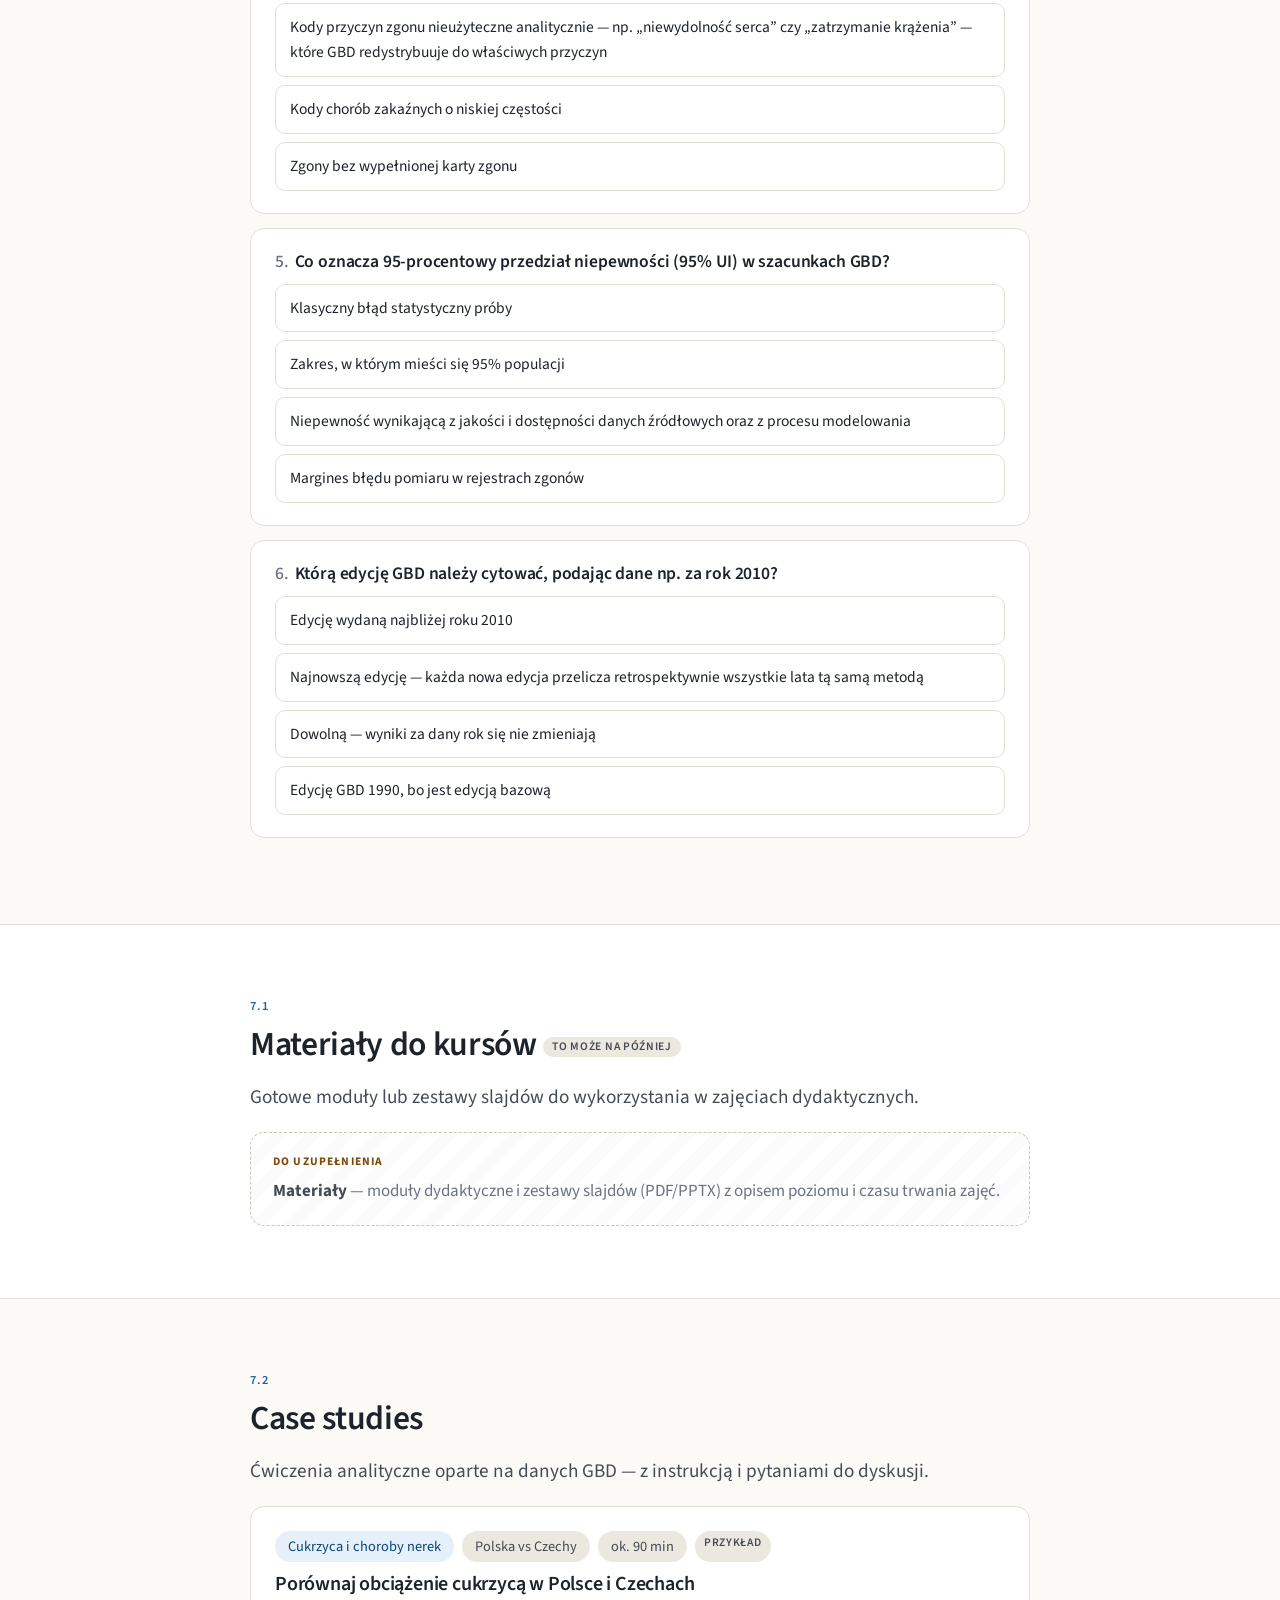
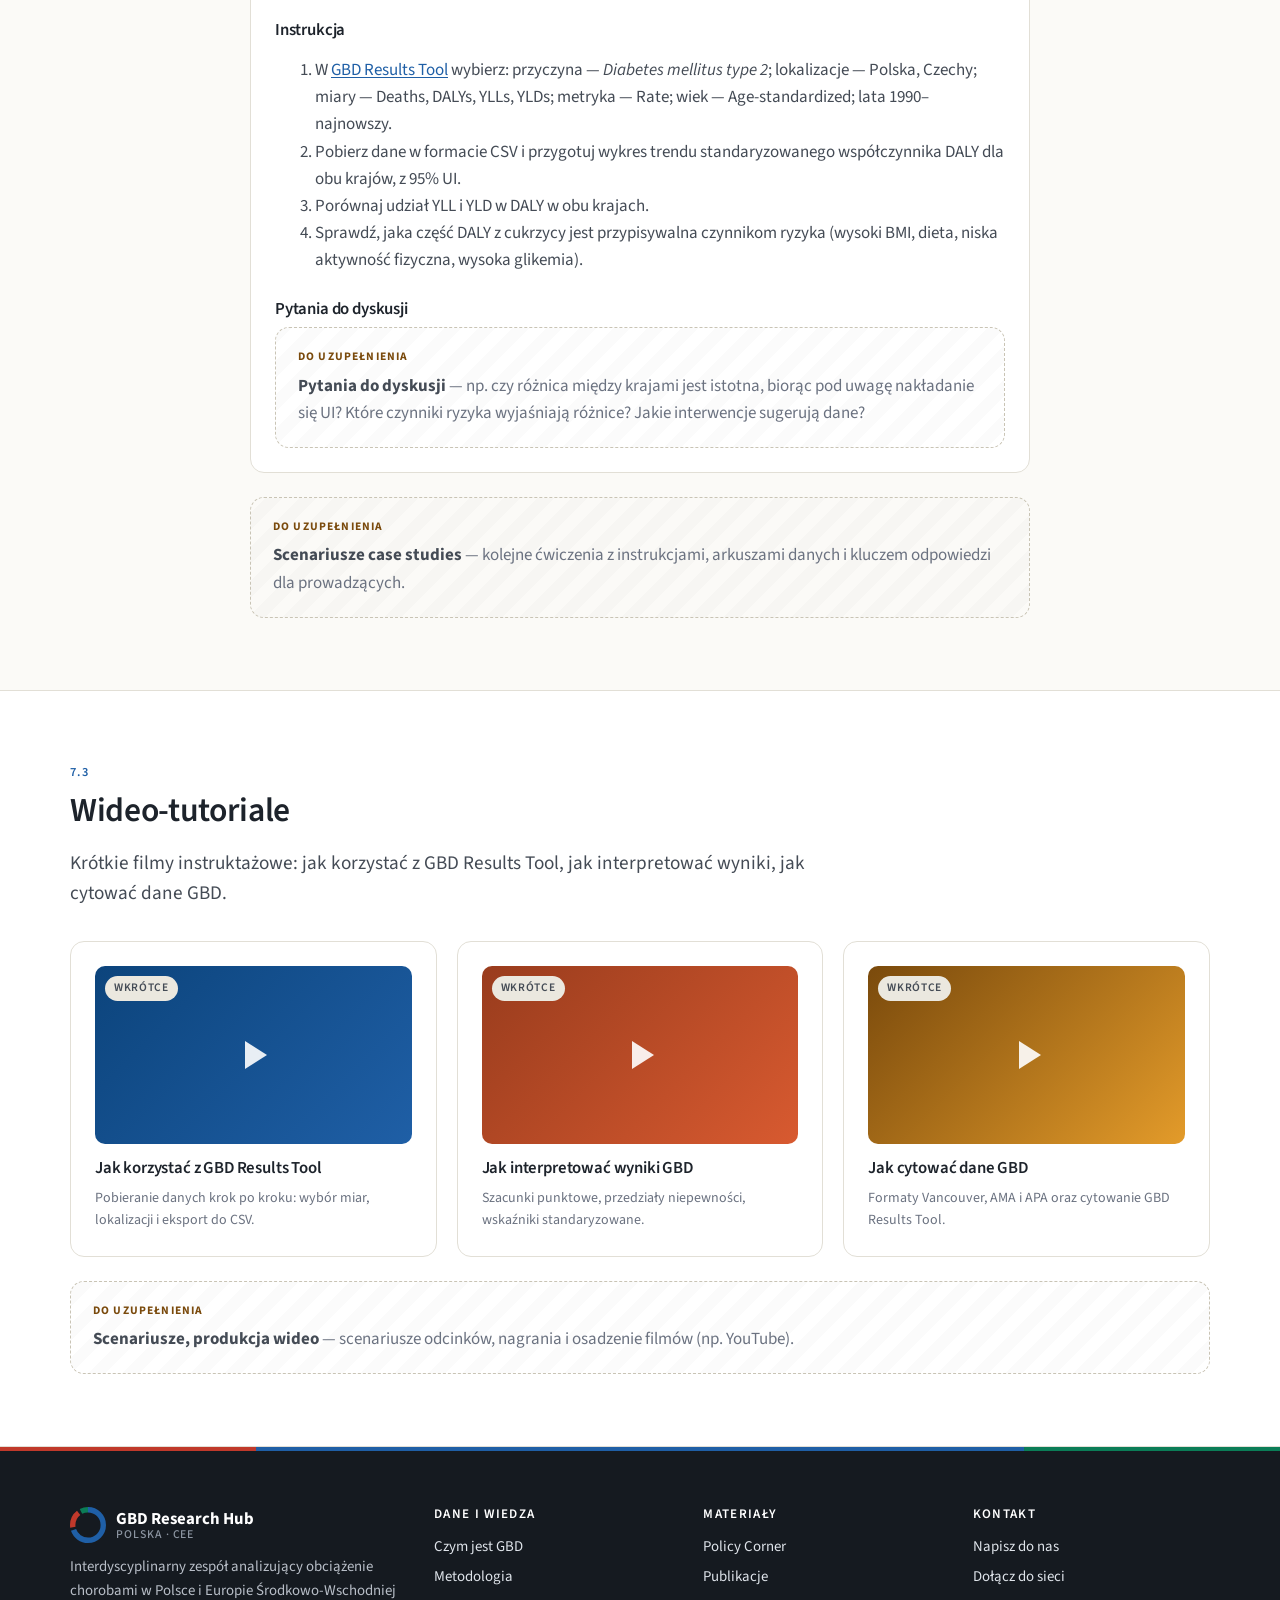
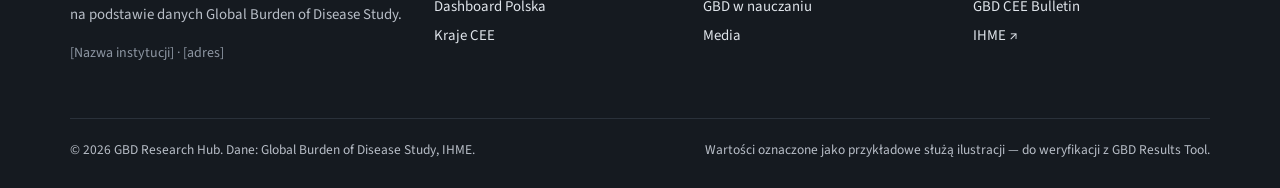
<file: nauczanie.html>
<!doctype html>
<html lang="pl">
<head>
  <meta charset="utf-8">
  <meta name="viewport" content="width=device-width, initial-scale=1">
  <title>GBD w nauczaniu — GBD Research Hub</title>
  <meta name="description" content="Materiały dydaktyczne GBD Research Hub: redystrybucja garbage codes, cytowanie danych GBD, quiz, case studies i wideo-tutoriale.">
  <link rel="preconnect" href="https://fonts.googleapis.com">
  <link rel="preconnect" href="https://fonts.gstatic.com" crossorigin>
  <link href="https://fonts.googleapis.com/css2?family=Source+Sans+3:wght@400;500;600;700&family=JetBrains+Mono:wght@400&display=swap" rel="stylesheet">
  <link rel="stylesheet" href="assets/css/styles.css">
  <link rel="icon" href="assets/img/favicon.svg" type="image/svg+xml">
  <style>
    /* Garbage codes — słupki */
    .gc-bars { display: grid; grid-template-columns: 190px 1fr; gap: 10px 14px; align-items: center; margin: 18px 0 14px; }
    .gc-bars .lbl { text-align: right; font-size: .95rem; }
    .gc-track { height: 28px; display: flex; gap: 2px; }
    .gc-track > div { height: 100%; border-radius: 4px; display: flex; align-items: center; padding: 0 9px; color: #fff; font-size: .84rem; font-weight: 600; white-space: nowrap; font-variant-numeric: tabular-nums; }
    .gc-track .raw { background: var(--ncd-mid); color: var(--ncd-dark); }
    .gc-track .redis { background: var(--ncd); }
    .gc-head { font-size: .85rem; display: flex; gap: 14px; }
    .gc-head span { display: inline-flex; gap: 6px; align-items: center; }
    .gc-head i { width: 12px; height: 12px; border-radius: 3px; display: inline-block; }
    @media (max-width: 620px) { .gc-bars { grid-template-columns: 1fr; gap: 4px; } .gc-bars .lbl { text-align: left; margin-top: 6px; } }

    /* Cytowania */
    .cite-group-title { font-size: 1.15rem; margin: 36px 0 14px; }
    .cite-card { margin-bottom: 14px; }
    .cite-card .num { display: inline-grid; place-items: center; min-width: 26px; height: 22px; padding: 0 8px; border-radius: 999px; color: #fff; font-size: .8rem; font-weight: 600; margin-right: 8px; vertical-align: 2px; }
    .cite-box { padding-top: 38px; color: var(--ink); }
    .intext { font-style: italic; }
    .mistake h4 { margin-bottom: .25em; }

    /* Quiz */
    .quiz-head { display: flex; justify-content: space-between; align-items: center; gap: 12px; flex-wrap: wrap; margin-bottom: 18px; }
    .quiz-score { font-size: 1.1rem; font-weight: 600; color: var(--ncd-dark); background: var(--ncd-tint); padding: 6px 16px; border-radius: 999px; }
    .q { min-width: 0; background: var(--paper); border: 1px solid var(--line); border-radius: var(--radius); padding: 22px 24px; margin-bottom: 14px; }
    .q h3 { font-size: 1.1rem; }
    .q h3 .qn { color: var(--ink-3); font-weight: 500; margin-right: 6px; }
    .q-opts { display: grid; gap: 8px; margin-top: 12px; }
    .q-opts button { text-align: left; font: inherit; font-size: .97rem; padding: 11px 14px; border-radius: 10px; border: 1px solid var(--line); background: #fff; cursor: pointer; color: var(--ink); transition: .12s; }
    .q-opts button:hover:not(:disabled) { border-color: var(--ncd); background: var(--ncd-tint); }
    .q-opts button:disabled { cursor: default; }
    .q-opts button.correct { background: var(--inj-tint); border-color: var(--inj); color: var(--inj-dark); font-weight: 600; }
    .q-opts button.wrong { background: var(--coral-tint); border-color: var(--coral); color: var(--coral-dark); }
    .q-opts button.correct::before { content: "✓ "; }
    .q-opts button.wrong::before { content: "✗ "; }
    .q-fb { display: none; margin-top: 12px; padding: 12px 16px; border-radius: 10px; font-size: .95rem; }
    .q-fb.show { display: block; }
    .q-fb.ok { background: var(--inj-tint); color: var(--inj-dark); }
    .q-fb.bad { background: var(--amber-tint); color: var(--amber-dark); }
    .quiz-done { display: none; }
    .quiz-done.show { display: block; }

    /* Wideo */
    .video-thumb { aspect-ratio: 16/9; border-radius: var(--radius-sm); background: linear-gradient(135deg, var(--ncd-dark), var(--ncd)); display: grid; place-items: center; margin-bottom: 14px; position: relative; overflow: hidden; }
    .video-thumb::after { content: ""; width: 0; height: 0; border-left: 22px solid #fff; border-top: 14px solid transparent; border-bottom: 14px solid transparent; margin-left: 6px; opacity: .9; }
    .video-thumb .soon { position: absolute; top: 10px; left: 10px; }
  </style>
</head>
<body>
  <div data-site-header></div>

  <main id="main">
    <section class="page-hero">
      <div class="container">
        <div class="breadcrumbs"><a href="index.html">Start</a> / GBD w nauczaniu</div>
        <span class="eyebrow">7. GBD w nauczaniu</span>
        <h1>GBD w nauczaniu</h1>
        <p class="lead">Sekcja dla wykładowców, doktorantów i studentów zdrowia publicznego, epidemiologii i nauk o zdrowiu.</p>
        <p>Dane GBD stanowią wyjątkowy zasób dydaktyczny — pozwalają studentom pracować z rzeczywistymi danymi o zdrowiu populacji w skali globalnej, regionalnej i krajowej. GBD Research Hub udostępnia materiały, które ułatwiają włączenie danych GBD do programów nauczania na kierunkach zdrowia publicznego, epidemiologii i pokrewnych.</p>
        <nav class="toc" aria-label="Spis treści">
          <a href="#garbage-codes">Redystrybucja garbage codes</a>
          <a href="#cytowanie">Jak cytować dane GBD?</a>
          <a href="#quiz">Quiz</a>
          <a href="#materialy">7.1 Materiały do kursów</a>
          <a href="#case-studies">7.2 Case studies</a>
          <a href="#wideo">7.3 Wideo-tutoriale</a>
        </nav>
      </div>
    </section>

    <!-- ================= Garbage codes ================= -->
    <section class="section" id="garbage-codes">
      <div class="container narrow">
        <div class="section-head">
          <span class="eyebrow">Przykład materiału</span>
          <h2>Jak działa redystrybucja garbage codes?</h2>
          <p class="lead">To klucz do zrozumienia, dlaczego dane GBD o przyczynach zgonów różnią się od surowych danych GUS.</p>
        </div>

        <div class="tone tone-coral">
          <h3>Problem: karta zgonu w Polsce</h3>
          <p>Lekarz wpisuje na kartę zgonu przyczynę, która nie jest analitycznie użyteczna — np. „niewydolność serca”, „miażdżyca” lub „zatrzymanie krążenia”. To nie są właściwe przyczyny zgonu, a ich objawy lub mechanizmy końcowe. WHO klasyfikuje je jako garbage codes.</p>
          <div class="gc-bars" role="img" aria-label="Garbage codes w Polsce około 30%, poprawnie zakodowane około 70%">
            <div class="lbl">Garbage codes w Polsce</div>
            <div class="gc-track"><div style="width:30%;background:var(--coral)">~30%</div></div>
            <div class="lbl">Poprawnie zakodowane</div>
            <div class="gc-track"><div style="width:70%;background:#7b8794">~70%</div></div>
          </div>
          <div class="pills">
            <span class="pill coral" style="background:#f3cfc2">„Niewydolność serca” (I50)</span>
            <span class="pill coral" style="background:#f3cfc2">„Miażdżyca” (I70)</span>
            <span class="pill coral" style="background:#f3cfc2">„Zatrzymanie krążenia” (I46)</span>
            <span class="pill coral" style="background:#f3cfc2">„Nowotwór nieokreślony” (C80)</span>
            <span class="pill coral" style="background:#f3cfc2">„Posocznica” (A41)</span>
          </div>
        </div>

        <h3 class="center mt-3 mb-2" style="font-weight:500">Jak GBD to koryguje?</h3>
        <ol class="steps compact">
          <li>
            <h4>Identyfikacja garbage codes</h4>
            <p>GBD klasyfikuje kody ICD, które nie powinny być wpisywane jako podstawowa przyczyna zgonu. Cztery typy: kody pośrednie (np. niewydolność serca), kody niespecyficzne (np. nowotwór nieokreślony), kody mechanizmu (np. zatrzymanie krążenia), kody niewłaściwe jako przyczyna zgonu.</p>
          </li>
          <li data-tone="amber">
            <h4>Ustalenie pakietu docelowych przyczyn</h4>
            <p>Dla każdego garbage code GBD ustala, do jakich właściwych przyczyn zgonu powinien zostać przeniesiony. Np. „niewydolność serca” redystrybuowana jest do: choroby niedokrwiennej serca, kardiomiopatii, choroby nadciśnieniowej serca, wad zastawkowych — proporcjonalnie.</p>
          </li>
          <li data-tone="green">
            <h4>Redystrybucja proporcjonalna</h4>
            <p>Algorytm GBD rozdziela zgony zakodowane jako garbage codes do właściwych przyczyn na podstawie danych z krajów z lepszym kodowaniem, badań klinicznych i modeli statystycznych. Każdy garbage code jest redystrybuowany, nie usuwany — łączna liczba zgonów się nie zmienia.</p>
          </li>
        </ol>

        <div class="tone tone-blue mt-2">
          <h3>Efekt: dane po korekcie GBD</h3>
          <p>Po redystrybucji garbage codes obraz przyczyn umieralności zmienia się istotnie. Choroby serca i nowotwory „rosną” — bo wchłaniają zgony wcześniej ukryte pod kodami niespecyficznymi. To nie jest zawyżanie, lecz korygowanie — przywracanie zgonom ich rzeczywistych przyczyn.</p>
          <div class="gc-bars" role="img" aria-label="Przed i po korekcie GBD: choroba niedokrwienna serca, nowotwory i udar mózgu zyskują zgony z redystrybucji">
            <div></div>
            <div class="gc-head"><span><i style="background:var(--ncd-mid)"></i>Przed korektą GBD (surowe)</span><span><i style="background:var(--ncd)"></i>Po korekcie GBD (+ redystrybucja)</span></div>
            <div class="lbl">Ch. niedokrwienna serca</div>
            <div class="gc-track"><div class="raw" style="width:53%">surowe</div><div class="redis" style="width:26.5%" title="+50% zgonów z redystrybucji">+50%</div></div>
            <div class="lbl">Nowotwory (łącznie)</div>
            <div class="gc-track"><div class="raw" style="width:47.6%">surowe</div><div class="redis" style="width:15.9%" title="+33% zgonów z redystrybucji">+33%</div></div>
            <div class="lbl">Udar mózgu</div>
            <div class="gc-track"><div class="raw" style="width:31.7%">surowe</div><div class="redis" style="width:10.6%" title="+33% zgonów z redystrybucji">+33%</div></div>
          </div>
        </div>

        <div class="tone tone-sand no-border mt-2">
          <p class="small">Proporcje na wykresach są przykładowe — ilustrują mechanizm, nie konkretne wartości. Dokładne wyniki redystrybucji zależą od edycji GBD, roku i struktury garbage codes w danym kraju. Pełna metodologia: GBD 2021 Causes of Death Collaborators, The Lancet.</p>
        </div>
      </div>
    </section>

    <!-- ================= Cytowanie ================= -->
    <section class="section alt" id="cytowanie">
      <div class="container narrow">
        <div class="section-head">
          <span class="eyebrow">Przykład materiału</span>
          <h2>Jak cytować dane GBD?</h2>
          <p class="lead">Gotowe wzory w trzech formatach. Przycisk „Kopiuj” kopiuje cytowanie do schowka.</p>
        </div>

        <h3 class="cite-group-title" style="margin-top:0">Cytowanie publikacji GBD — trzy formaty</h3>

        <div class="tone tone-blue cite-card">
          <h4><span class="num" style="background:var(--ncd)">1</span>Vancouver</h4>
          <p>Stosowany w większości czasopism medycznych (The Lancet, BMJ, NEJM). Numeracja w kolejności cytowania.</p>
          <div class="cite-box" style="background:var(--ncd-mid)">GBD 2021 Causes of Death Collaborators. Global burden of 288 causes of death and life expectancy decomposition in 204 countries and territories and 811 subnational locations, 1990–2021: a systematic analysis for the Global Burden of Disease Study 2021. Lancet. 2024;403(10440):2100-32.</div>
        </div>

        <div class="tone tone-purple cite-card">
          <h4><span class="num" style="background:var(--purple)">2</span>AMA (American Medical Association)</h4>
          <p>Stosowany w JAMA i wielu amerykańskich czasopismach medycznych. Podobny do Vancouver, z drobnymi różnicami w interpunkcji.</p>
          <div class="cite-box" style="background:var(--purple-mid)">GBD 2021 Causes of Death Collaborators. Global burden of 288 causes of death and life expectancy decomposition in 204 countries and territories and 811 subnational locations, 1990–2021: a systematic analysis for the Global Burden of Disease Study 2021. <i>Lancet</i>. 2024;403(10440):2100-2132. doi:10.1016/S0140-6736(24)00367-2</div>
        </div>

        <div class="tone tone-amber cite-card">
          <h4><span class="num" style="background:var(--amber-dark)">3</span>APA (7th edition)</h4>
          <p>Stosowany w naukach społecznych, psychologii, zdrowiu publicznym. Cytowanie autor-rok w tekście.</p>
          <div class="cite-box" style="background:var(--amber-mid)">GBD 2021 Causes of Death Collaborators. (2024). Global burden of 288 causes of death and life expectancy decomposition in 204 countries and territories and 811 subnational locations, 1990–2021: A systematic analysis for the Global Burden of Disease Study 2021. <i>The Lancet, 403</i>(10440), 2100–2132. https://doi.org/10.1016/S0140-6736(24)00367-2</div>
        </div>

        <h3 class="cite-group-title">Cytowanie GBD Results Tool (dane pobrane z narzędzia)</h3>

        <div class="tone tone-blue cite-card">
          <h4><span class="num" style="background:var(--ncd)">1</span>Vancouver</h4>
          <div class="cite-box" style="background:var(--ncd-mid)">Institute for Health Metrics and Evaluation (IHME). GBD Results Tool [Internet]. Seattle, WA: IHME, University of Washington; 2024 [cited 2025 Mar 15]. Available from: https://vizhub.healthdata.org/gbd-results/</div>
        </div>

        <div class="tone tone-amber cite-card">
          <h4><span class="num" style="background:var(--amber-dark)">3</span>APA</h4>
          <div class="cite-box" style="background:var(--amber-mid)">Institute for Health Metrics and Evaluation. (2024). <i>GBD Results Tool</i>. University of Washington. Retrieved March 15, 2025, from https://vizhub.healthdata.org/gbd-results/</div>
        </div>

        <h3 class="cite-group-title">Poprawne cytowanie w tekście</h3>
        <div class="tone tone-blue cite-card">
          <h4>Vancouver / AMA (numer w nawiasie)</h4>
          <p class="intext">„Standaryzowany współczynnik umieralności z powodu choroby niedokrwiennej serca w Polsce w 2021 r. wynosił 148 (95% UI: 135–162) na 100 000 ludności (1).”</p>
        </div>
        <div class="tone tone-amber cite-card">
          <h4>APA (autor-rok)</h4>
          <p class="intext">„Standaryzowany współczynnik umieralności z powodu choroby niedokrwiennej serca w Polsce w 2021 r. wynosił 148 (95% UI: 135–162) na 100 000 ludności (GBD 2021 Causes of Death Collaborators, 2024).”</p>
        </div>
        <p class="sample-note">Wartości w przykładach cytowania w tekście są ilustracyjne — do weryfikacji z GBD Results Tool.</p>

        <h3 class="cite-group-title">Najczęstsze błędy</h3>
        <div class="grid g2">
          <div class="tone tone-amber mistake"><h4>Brak edycji GBD</h4><p>„Według GBD, umieralność wynosi…” — ale której edycji? GBD 2019 i GBD 2021 dają różne wyniki dla tego samego roku danych.</p></div>
          <div class="tone tone-amber mistake"><h4>Brak przedziału niepewności</h4><p>Podanie samego szacunku punktowego bez UI. GBD zawsze podaje UI — cytujący też powinien.</p></div>
          <div class="tone tone-amber mistake"><h4>Mylenie surowych i standaryzowanych</h4><p>Wskaźniki surowe (crude) i standaryzowane wg wieku (age-standardized) to różne liczby. Przy porównaniach między krajami — zawsze standaryzowane.</p></div>
          <div class="tone tone-amber mistake"><h4>Umieralność vs. śmiertelność</h4><p>Mortality rate (umieralność) = zgony / populacja. Case fatality rate (śmiertelność) = zgony / chorzy. GBD raportuje mortality rate — nie mieszaj.</p></div>
        </div>

        <h3 class="cite-group-title">Dobre praktyki</h3>
        <ol class="steps compact">
          <li data-tone="green"><p>Nowa edycja GBD przelicza retrospektywnie WSZYSTKIE lata tą samą metodą. GBD 2021 daje inne wyniki za rok 2010 niż GBD 2019. Zawsze cytuj najnowszą edycję.</p></li>
          <li><p>Przy porównaniach podaj, czy wskaźniki są standaryzowane wiekowo i jaką populację standardową zastosowano (GBD używa własnej standardowej populacji).</p></li>
          <li data-tone="amber"><p>Gdy UI dwóch porównywanych wartości się nakładają — nie interpretuj różnicy jako istotnej. Wskaż to wprost w tekście.</p></li>
          <li data-tone="purple"><p>Artykuł naukowy → cytuj publikację z The Lancet. Raport / policy brief → cytuj GBD Results Tool z datą dostępu. Nigdy nie cytuj samej strony IHME jako źródła danych.</p></li>
        </ol>
      </div>
    </section>

    <!-- ================= Quiz ================= -->
    <section class="section" id="quiz">
      <div class="container narrow">
        <div class="section-head">
          <span class="eyebrow">Interaktywnie</span>
          <h2>Sprawdź swoją wiedzę o GBD</h2>
          <p class="lead">Sześć pytań wielokrotnego wyboru z natychmiastową informacją zwrotną i odesłaniem do odpowiedniej sekcji strony.</p>
        </div>
        <div class="quiz-head">
          <span class="quiz-score" id="quiz-score" aria-live="polite">Wynik: 0 / 6</span>
          <button type="button" class="btn btn-ghost" id="quiz-reset">Zacznij od nowa</button>
        </div>
        <div id="quiz-box"></div>
        <div class="tone tone-green quiz-done" id="quiz-done" role="status"></div>
      </div>
    </section>

    <!-- ================= 7.1 ================= -->
    <section class="section alt" id="materialy">
      <div class="container narrow">
        <span class="eyebrow">7.1</span>
        <h2>Materiały do kursów <span class="badge">to może na później</span></h2>
        <p class="lead">Gotowe moduły lub zestawy slajdów do wykorzystania w zajęciach dydaktycznych.</p>
        <div class="todo"><strong>Materiały</strong> — moduły dydaktyczne i zestawy slajdów (PDF/PPTX) z opisem poziomu i czasu trwania zajęć.</div>
      </div>
    </section>

    <!-- ================= 7.2 ================= -->
    <section class="section" id="case-studies">
      <div class="container narrow">
        <span class="eyebrow">7.2</span>
        <h2>Case studies</h2>
        <p class="lead">Ćwiczenia analityczne oparte na danych GBD — z instrukcją i pytaniami do dyskusji.</p>

        <article class="card">
          <div class="pills mt-0" style="margin-bottom:10px"><span class="pill blue">Cukrzyca i choroby nerek</span><span class="pill">Polska vs Czechy</span><span class="pill">ok. 90 min</span><span class="badge">Przykład</span></div>
          <h3>Porównaj obciążenie cukrzycą w Polsce i Czechach</h3>
          <h4 class="mt-2">Instrukcja</h4>
          <ol class="prose">
            <li>W <a href="https://vizhub.healthdata.org/gbd-results/" rel="noopener">GBD Results Tool</a> wybierz: przyczyna — <em>Diabetes mellitus type 2</em>; lokalizacje — Polska, Czechy; miary — Deaths, DALYs, YLLs, YLDs; metryka — Rate; wiek — Age-standardized; lata 1990–najnowszy.</li>
            <li>Pobierz dane w formacie CSV i przygotuj wykres trendu standaryzowanego współczynnika DALY dla obu krajów, z 95% UI.</li>
            <li>Porównaj udział YLL i YLD w DALY w obu krajach.</li>
            <li>Sprawdź, jaka część DALY z cukrzycy jest przypisywalna czynnikom ryzyka (wysoki BMI, dieta, niska aktywność fizyczna, wysoka glikemia).</li>
          </ol>
          <h4 class="mt-2">Pytania do dyskusji</h4>
          <div class="todo"><strong>Pytania do dyskusji</strong> — np. czy różnica między krajami jest istotna, biorąc pod uwagę nakładanie się UI? Które czynniki ryzyka wyjaśniają różnice? Jakie interwencje sugerują dane?</div>
        </article>
        <div class="todo mt-2"><strong>Scenariusze case studies</strong> — kolejne ćwiczenia z instrukcjami, arkuszami danych i kluczem odpowiedzi dla prowadzących.</div>
      </div>
    </section>

    <!-- ================= 7.3 ================= -->
    <section class="section alt" id="wideo">
      <div class="container">
        <div class="section-head">
          <span class="eyebrow">7.3</span>
          <h2>Wideo-tutoriale</h2>
          <p class="lead">Krótkie filmy instruktażowe: jak korzystać z GBD Results Tool, jak interpretować wyniki, jak cytować dane GBD.</p>
        </div>
        <div class="grid g3">
          <div class="card"><div class="video-thumb"><span class="badge soon">Wkrótce</span></div><h4>Jak korzystać z GBD Results Tool</h4><p class="muted small">Pobieranie danych krok po kroku: wybór miar, lokalizacji i eksport do CSV.</p></div>
          <div class="card"><div class="video-thumb" style="background:linear-gradient(135deg,var(--coral-dark),var(--coral))"><span class="badge soon">Wkrótce</span></div><h4>Jak interpretować wyniki GBD</h4><p class="muted small">Szacunki punktowe, przedziały niepewności, wskaźniki standaryzowane.</p></div>
          <div class="card"><div class="video-thumb" style="background:linear-gradient(135deg,var(--amber-dark),var(--amber))"><span class="badge soon">Wkrótce</span></div><h4>Jak cytować dane GBD</h4><p class="muted small">Formaty Vancouver, AMA i APA oraz cytowanie GBD Results Tool.</p></div>
        </div>
        <div class="todo mt-2"><strong>Scenariusze, produkcja wideo</strong> — scenariusze odcinków, nagrania i osadzenie filmów (np. YouTube).</div>
      </div>
    </section>
  </main>

  <div data-site-footer></div>
  <script src="assets/js/data.js"></script>
  <script src="assets/js/site.js"></script>
  <script src="assets/js/pages/nauczanie.js"></script>
</body>
</html>
</file>
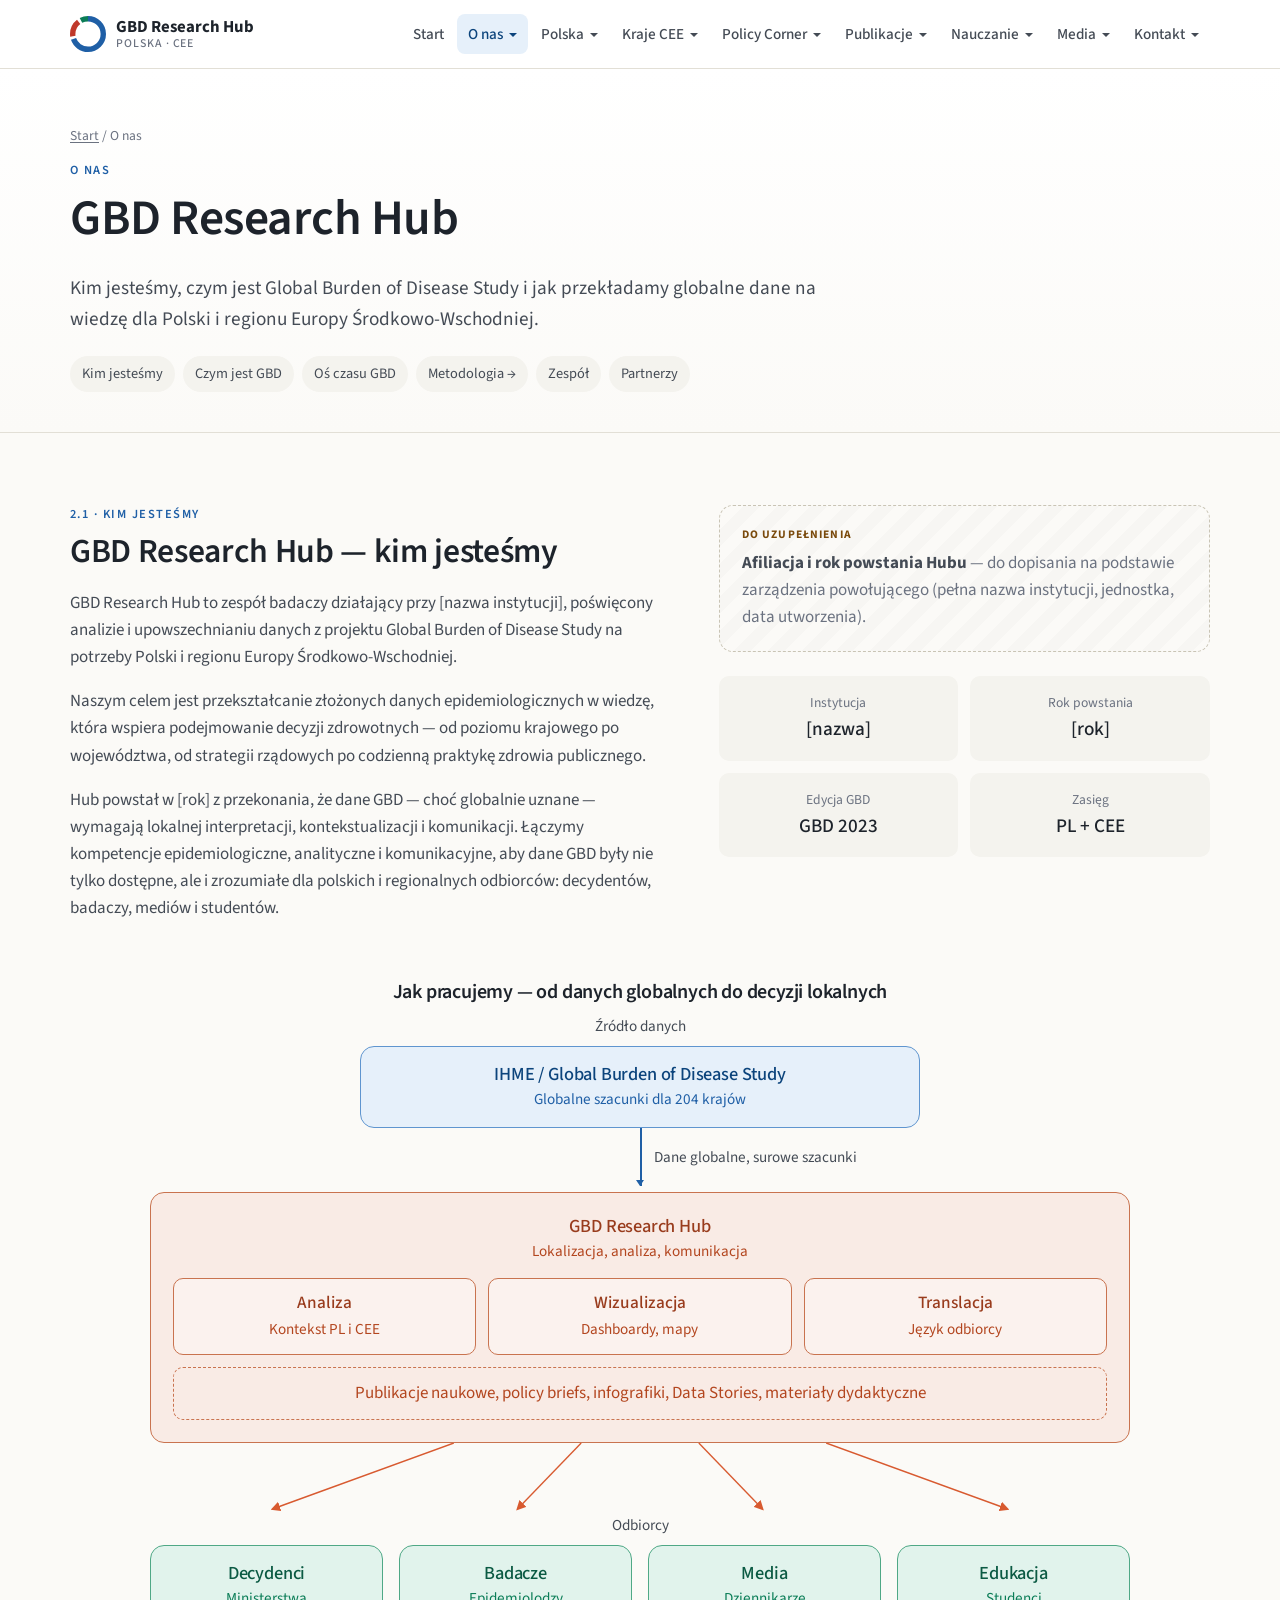
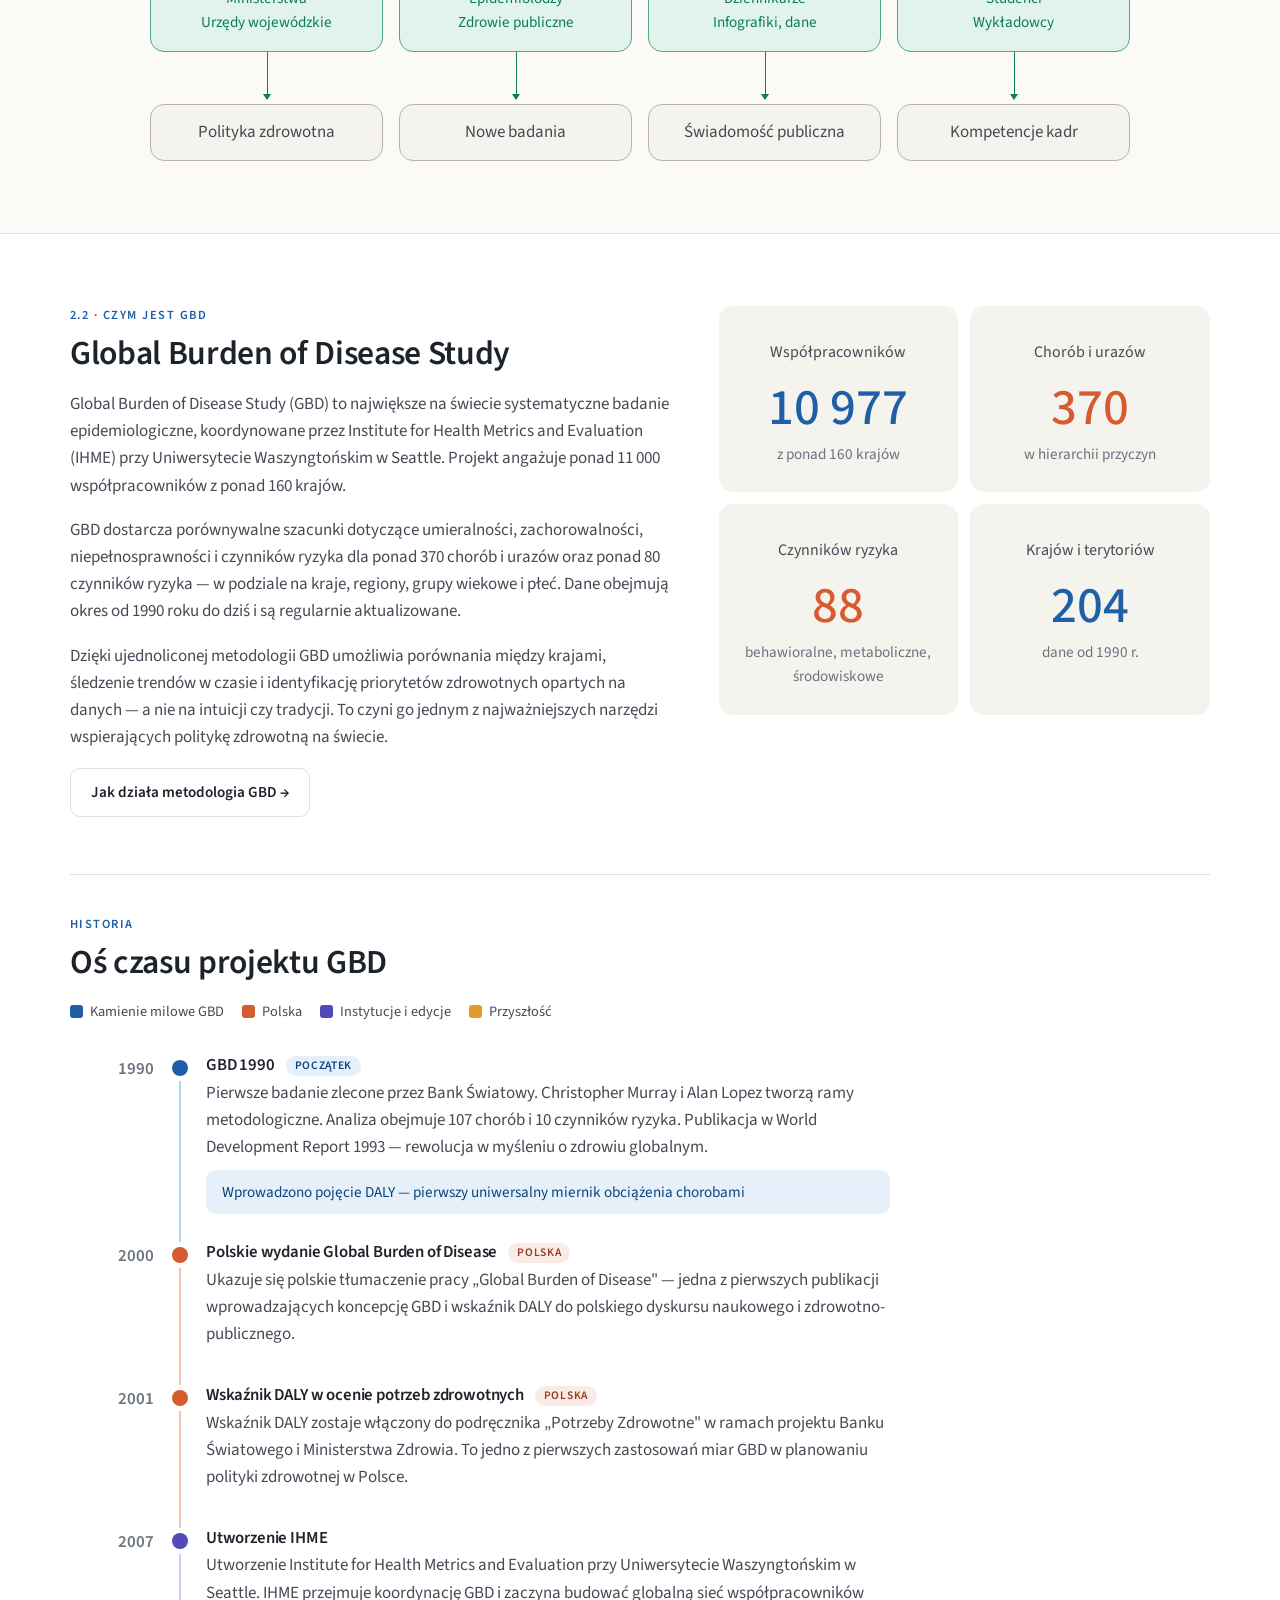
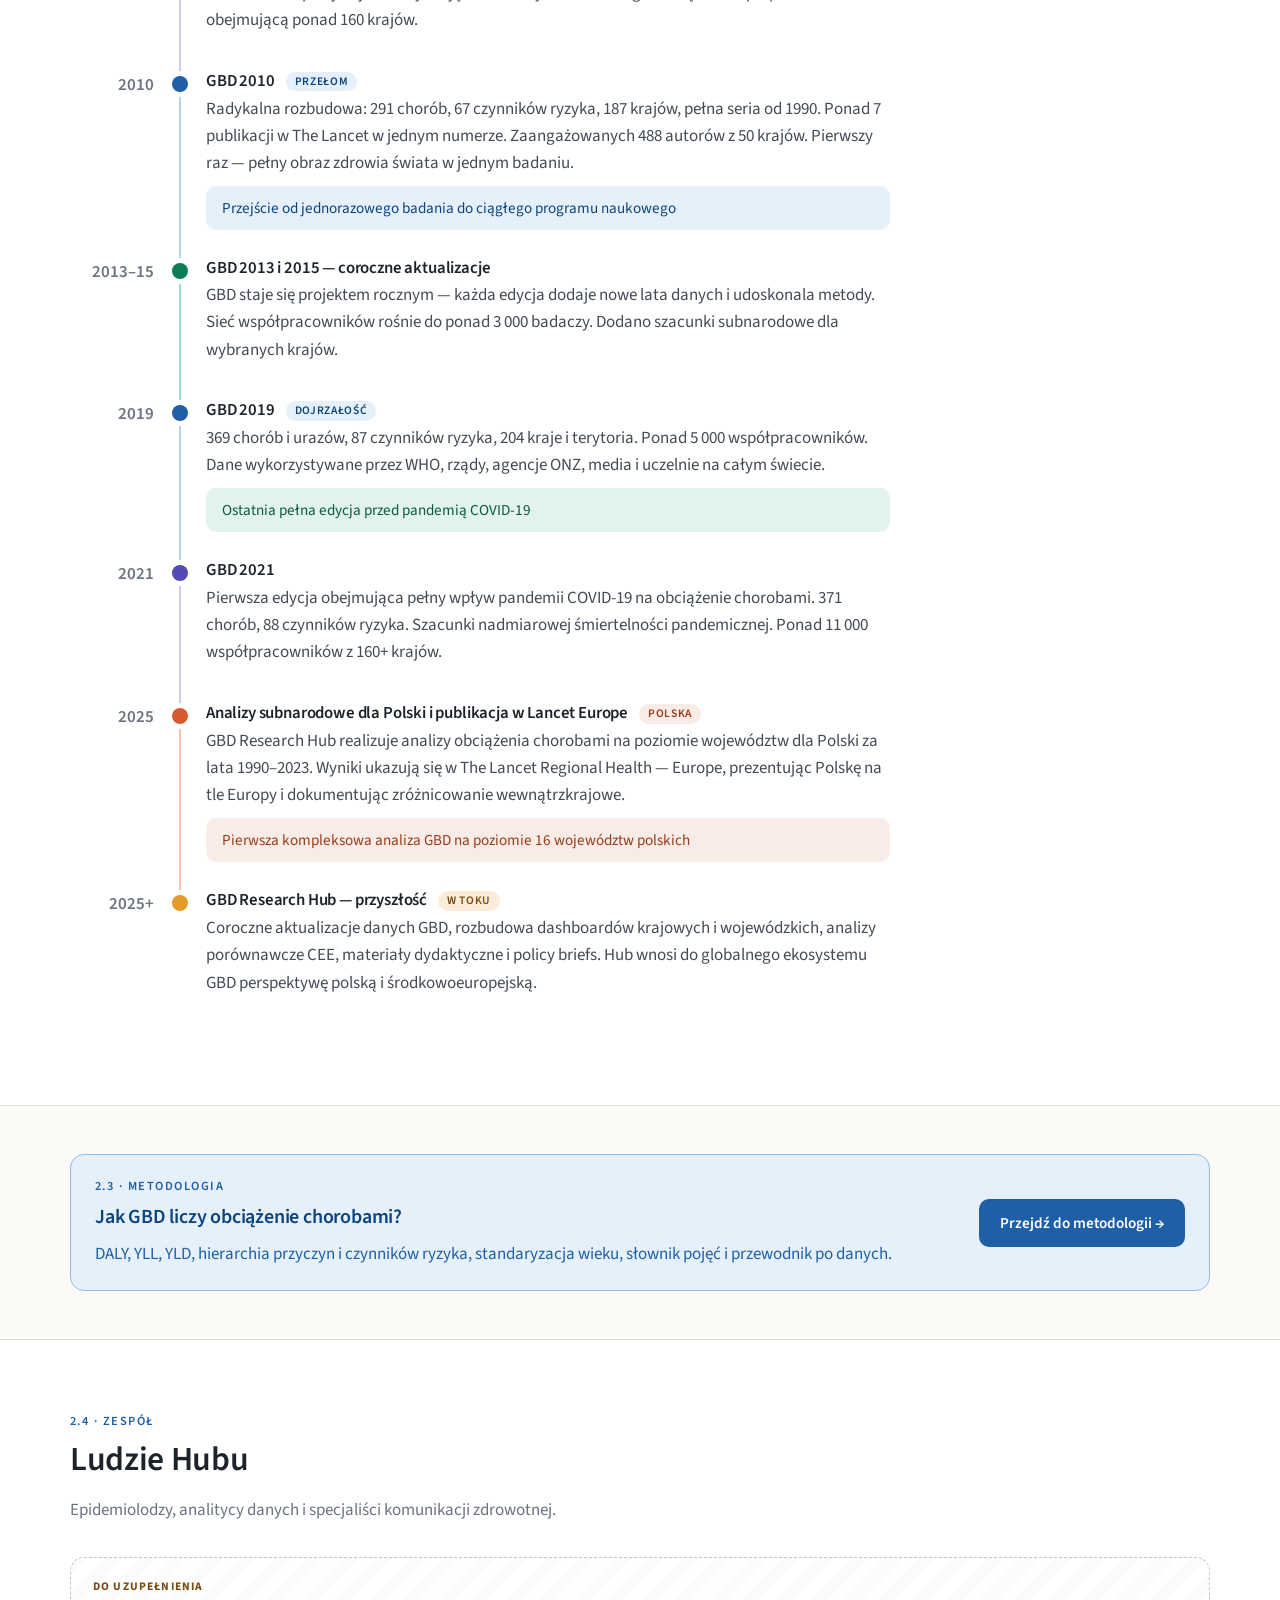
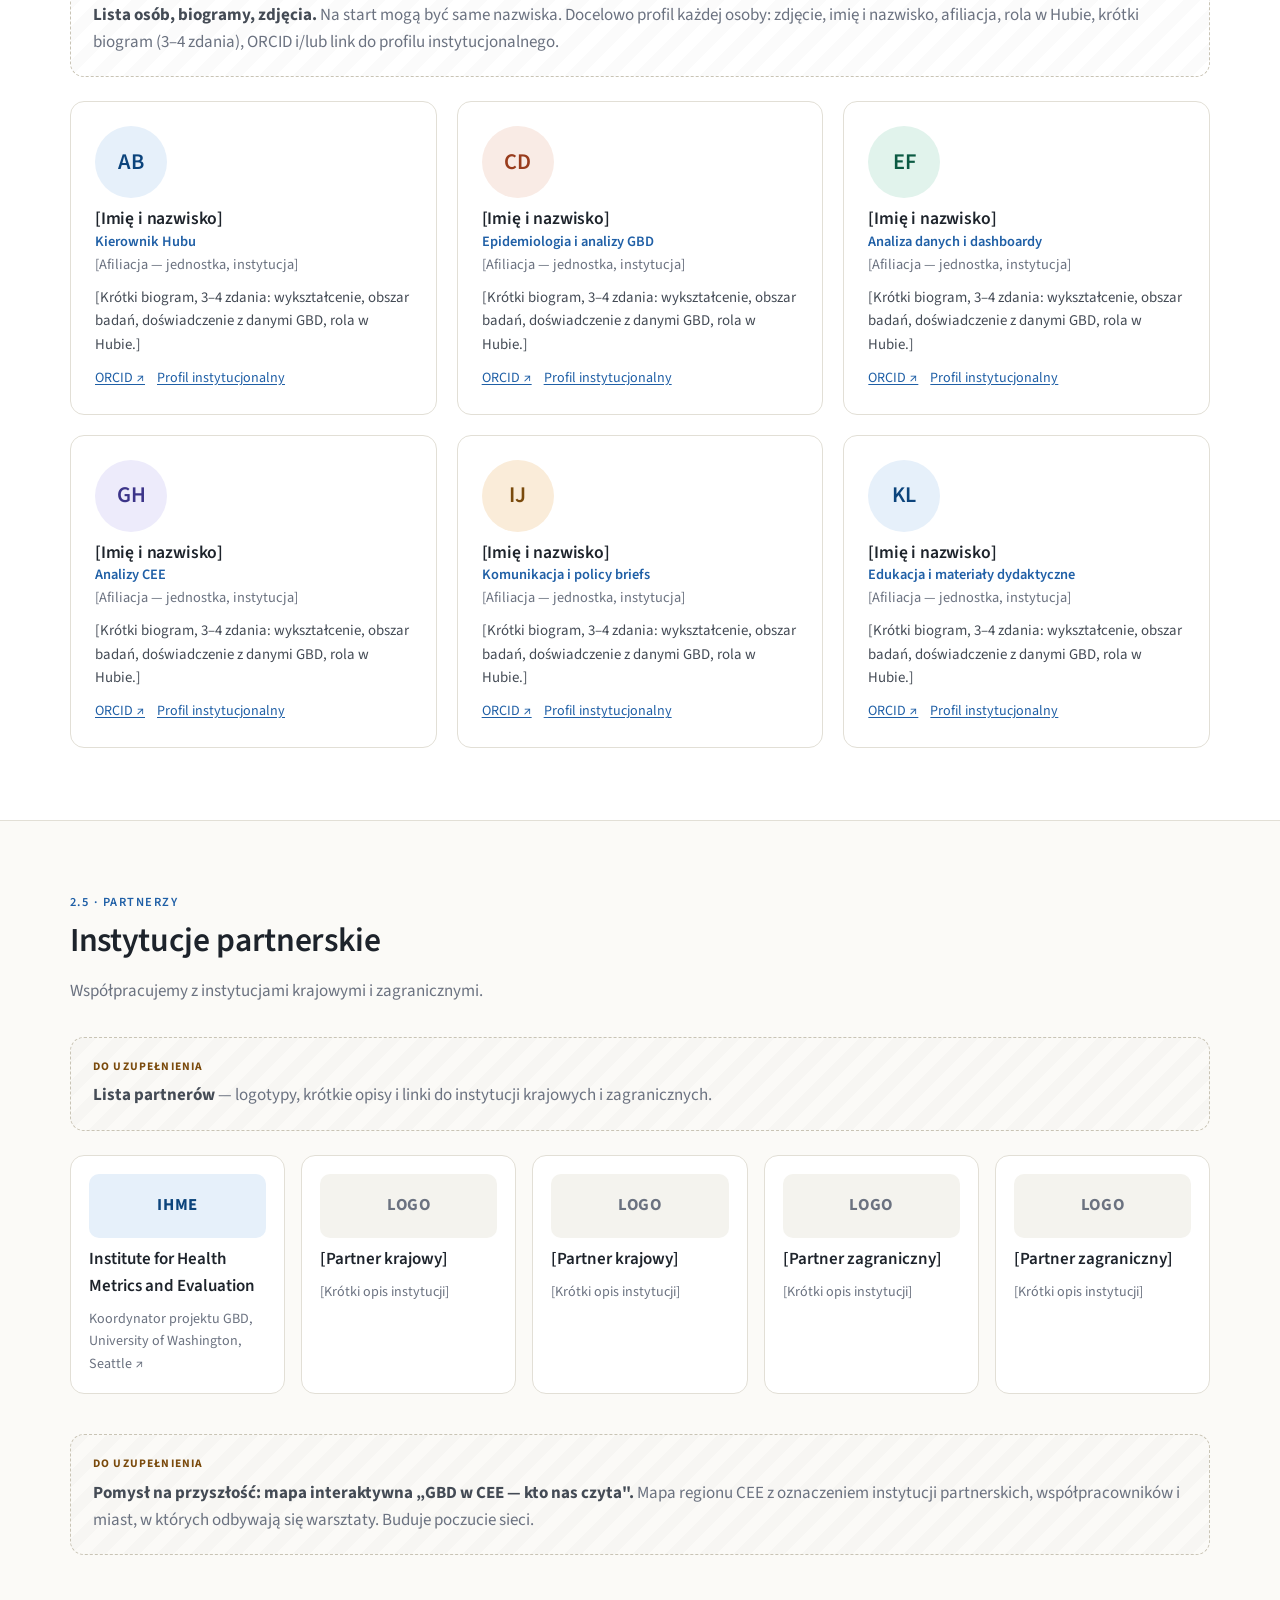
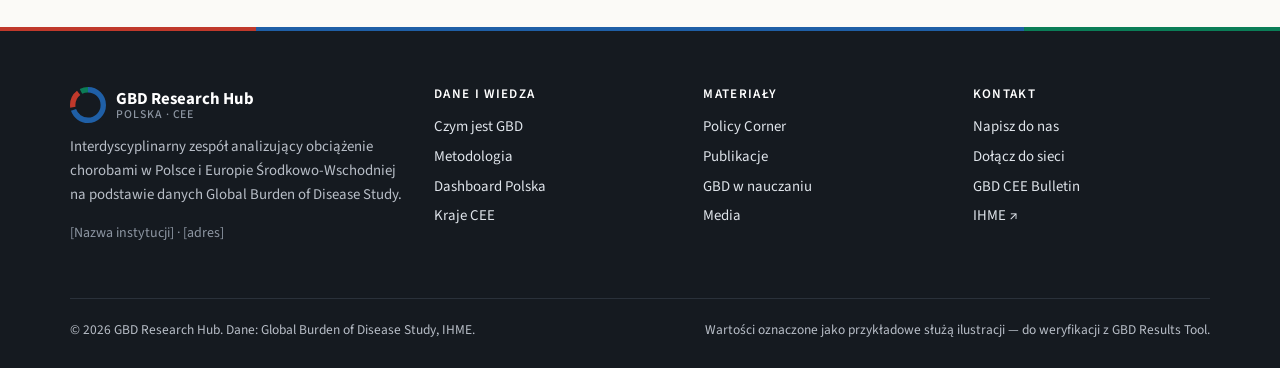
<file: o-nas.html>
<!doctype html>
<html lang="pl">
<head>
  <meta charset="utf-8">
  <meta name="viewport" content="width=device-width, initial-scale=1">
  <title>O nas — GBD Research Hub</title>
  <meta name="description" content="GBD Research Hub — kim jesteśmy, czym jest Global Burden of Disease Study, zespół i partnerzy.">
  <link rel="preconnect" href="https://fonts.googleapis.com">
  <link rel="preconnect" href="https://fonts.gstatic.com" crossorigin>
  <link href="https://fonts.googleapis.com/css2?family=Source+Sans+3:wght@400;500;600;700&family=JetBrains+Mono:wght@400&display=swap" rel="stylesheet">
  <link rel="stylesheet" href="assets/css/styles.css">
  <link rel="icon" href="assets/img/favicon.svg" type="image/svg+xml">
  <style>
    /* --- Diagram przepływu: źródło → Hub → odbiorcy → efekty --- */
    .flow { max-width: 980px; margin: 0 auto; }
    .flow-label { text-align: center; color: var(--ink-2); font-size: .95rem; margin: 0 0 8px; }
    .flow-node { border-radius: var(--radius); border: 1px solid; text-align: center; padding: 16px 18px; }
    .flow-node h4 { margin: 0 0 2px; font-weight: 500; font-size: 1.15rem; }
    .flow-node p { margin: 0; font-size: .95rem; }
    .flow-src { max-width: 560px; margin: 0 auto; background: var(--ncd-tint); border-color: #5f95cf; color: var(--ncd-dark); }
    .flow-src p { color: var(--ncd); }
    .flow-conn { display: flex; align-items: center; justify-content: center; gap: 14px; height: 64px; position: relative; }
    .flow-conn::before { content: ""; position: absolute; left: 50%; top: 0; bottom: 6px; width: 1.5px; background: var(--ncd); }
    .flow-conn::after { content: ""; position: absolute; left: calc(50% - 4px); bottom: 2px; border: 4px solid transparent; border-top: 6px solid var(--ncd); }
    .flow-conn span { position: absolute; left: calc(50% + 14px); top: 50%; transform: translateY(-60%); color: var(--ink-2); font-size: .95rem; white-space: nowrap; }
    .flow-hub { background: var(--coral-tint); border-color: #c9734f; color: var(--coral-dark); padding: 22px; }
    .flow-hub > p { color: #b3461f; margin-bottom: 14px; }
    .flow-hub .grid { gap: 12px; }
    .flow-hub .hub-box { border: 1px solid #c9734f; border-radius: 10px; padding: 10px; background: rgba(255,255,255,.35); }
    .flow-hub .hub-box b { display: block; font-weight: 500; font-size: 1.08rem; }
    .flow-hub .hub-box span { color: #b3461f; font-size: .95rem; }
    .flow-hub .hub-out { margin-top: 12px; border: 1.5px dashed #c9734f; border-radius: 10px; padding: 12px; color: #b3461f; }
    .flow-fan { position: relative; height: 70px; }
    .flow-fan svg { width: 100%; height: 100%; display: block; }
    .flow-aud { display: grid; grid-template-columns: repeat(4, 1fr); gap: 16px; }
    .flow-aud .col { display: flex; flex-direction: column; align-items: stretch; }
    .flow-aud .aud { background: var(--inj-tint); border-color: #4fa886; color: var(--inj-dark); }
    .flow-aud .aud p { color: var(--inj); }
    .flow-aud .down { height: 52px; position: relative; }
    .flow-aud .down::before { content: ""; position: absolute; left: 50%; top: 0; bottom: 6px; width: 1.5px; background: var(--inj); }
    .flow-aud .down::after { content: ""; position: absolute; left: calc(50% - 4px); bottom: 0; border: 4px solid transparent; border-top: 6px solid var(--inj); }
    .flow-aud .effect { background: var(--sand); border-color: #b9b4a6; color: var(--ink-2); padding: 14px; }
    @media (max-width: 760px) {
      .flow-conn span { left: 50%; transform: translate(-50%, -60%); background: var(--bg); padding: 2px 8px; z-index: 1; font-size: .85rem; white-space: normal; text-align: center; max-width: 90%; }
      .flow-fan { display: none; }
      .flow-aud { grid-template-columns: 1fr 1fr; margin-top: 18px; }
      .flow-aud-label { margin-top: 18px !important; }
    }
    @media (max-width: 420px) { .flow-aud { grid-template-columns: 1fr; } }

    /* --- Zespół --- */
    .person { display: flex; flex-direction: column; gap: 10px; }
    .person .avatar { width: 72px; height: 72px; border-radius: 50%; display: grid; place-items: center; font-weight: 600; font-size: 1.4rem; }
    .person h3 { margin: 0; font-size: 1.1rem; }
    .person .role { font-size: .9rem; color: var(--ncd); font-weight: 600; }
    .person .aff { font-size: .9rem; color: var(--ink-3); }
    .person p { font-size: .93rem; color: var(--ink-2); margin: 0; }
    .person .links { display: flex; gap: 12px; font-size: .88rem; margin-top: auto; }

    /* --- Partnerzy --- */
    .logo-grid { display: grid; grid-template-columns: repeat(auto-fill, minmax(200px, 1fr)); gap: 16px; }
    .logo-tile { display: flex; flex-direction: column; gap: 8px; text-decoration: none; color: inherit; background: var(--paper); border: 1px solid var(--line); border-radius: var(--radius); padding: 18px; transition: .15s; }
    .logo-tile:hover { box-shadow: var(--shadow); transform: translateY(-2px); color: inherit; }
    .logo-tile .logo { height: 64px; border-radius: 10px; display: grid; place-items: center; font-weight: 700; letter-spacing: .04em; background: var(--sand); color: var(--ink-3); font-size: 1.05rem; }
    .logo-tile b { font-weight: 600; }
    .logo-tile span { font-size: .88rem; color: var(--ink-3); }
  </style>
</head>
<body>
  <div data-site-header></div>

  <main id="main">
    <section class="page-hero">
      <div class="container">
        <nav class="breadcrumbs" aria-label="Okruszki"><a href="index.html">Start</a> / O nas</nav>
        <span class="eyebrow">O nas</span>
        <h1>GBD Research Hub</h1>
        <p class="lead">Kim jesteśmy, czym jest Global Burden of Disease Study i jak przekładamy globalne dane na wiedzę dla Polski i regionu Europy Środkowo-Wschodniej.</p>
        <nav class="toc" aria-label="Spis treści">
          <a href="#kim-jestesmy">Kim jesteśmy</a>
          <a href="#czym-jest-gbd">Czym jest GBD</a>
          <a href="#os-czasu">Oś czasu GBD</a>
          <a href="metodologia.html">Metodologia →</a>
          <a href="#zespol">Zespół</a>
          <a href="#partnerzy">Partnerzy</a>
        </nav>
      </div>
    </section>

    <!-- 2.1 Kim jesteśmy -->
    <section class="section" id="kim-jestesmy">
      <div class="container">
        <div class="grid g2" style="gap:48px;align-items:start;grid-template-columns:1.1fr .9fr">
          <div class="prose">
            <span class="eyebrow">2.1 · Kim jesteśmy</span>
            <h2>GBD Research Hub — kim jesteśmy</h2>
            <p>GBD Research Hub to zespół badaczy działający przy [nazwa instytucji], poświęcony analizie i upowszechnianiu danych z projektu Global Burden of Disease Study na potrzeby Polski i regionu Europy Środkowo-Wschodniej.</p>
            <p>Naszym celem jest przekształcanie złożonych danych epidemiologicznych w wiedzę, która wspiera podejmowanie decyzji zdrowotnych — od poziomu krajowego po województwa, od strategii rządowych po codzienną praktykę zdrowia publicznego.</p>
            <p>Hub powstał w [rok] z przekonania, że dane GBD — choć globalnie uznane — wymagają lokalnej interpretacji, kontekstualizacji i komunikacji. Łączymy kompetencje epidemiologiczne, analityczne i komunikacyjne, aby dane GBD były nie tylko dostępne, ale i zrozumiałe dla polskich i regionalnych odbiorców: decydentów, badaczy, mediów i studentów.</p>
          </div>
          <div>
            <div class="todo"><strong>Afiliacja i rok powstania Hubu</strong> — do dopisania na podstawie zarządzenia powołującego (pełna nazwa instytucji, jednostka, data utworzenia).</div>
            <div class="grid g2 mt-2" style="gap:12px">
              <div class="kpi"><div class="k-label">Instytucja</div><div class="k-value" style="font-size:1.2rem">[nazwa]</div></div>
              <div class="kpi"><div class="k-label">Rok powstania</div><div class="k-value" style="font-size:1.2rem">[rok]</div></div>
              <div class="kpi"><div class="k-label">Edycja GBD</div><div class="k-value" style="font-size:1.2rem">GBD 2023</div></div>
              <div class="kpi"><div class="k-label">Zasięg</div><div class="k-value" style="font-size:1.2rem">PL + CEE</div></div>
            </div>
          </div>
        </div>

        <h3 class="mt-3 center">Jak pracujemy — od danych globalnych do decyzji lokalnych</h3>
        <div class="flow mt-2" role="figure" aria-label="Schemat: dane IHME trafiają do GBD Research Hub, który przekazuje je decydentom, badaczom, mediom i edukacji">
          <p class="flow-label">Źródło danych</p>
          <div class="flow-node flow-src">
            <h4>IHME / Global Burden of Disease Study</h4>
            <p>Globalne szacunki dla 204 krajów</p>
          </div>
          <div class="flow-conn"><span>Dane globalne, surowe szacunki</span></div>
          <div class="flow-node flow-hub">
            <h4>GBD Research Hub</h4>
            <p>Lokalizacja, analiza, komunikacja</p>
            <div class="grid g3">
              <div class="hub-box"><b>Analiza</b><span>Kontekst PL i CEE</span></div>
              <div class="hub-box"><b>Wizualizacja</b><span>Dashboardy, mapy</span></div>
              <div class="hub-box"><b>Translacja</b><span>Język odbiorcy</span></div>
            </div>
            <div class="hub-out">Publikacje naukowe, policy briefs, infografiki, Data Stories, materiały dydaktyczne</div>
          </div>
          <div class="flow-fan" aria-hidden="true">
            <svg viewBox="0 0 1000 70" preserveAspectRatio="none">
              <defs><marker id="arr" viewBox="0 0 10 10" refX="8" refY="5" markerWidth="7" markerHeight="7" orient="auto-start-reverse"><path d="M0 0 L10 5 L0 10z" fill="#d85a30"/></marker></defs>
              <g stroke="#d85a30" stroke-width="1.4" fill="none" marker-end="url(#arr)" vector-effect="non-scaling-stroke">
                <line x1="310" y1="0" x2="125" y2="66"/>
                <line x1="440" y1="0" x2="375" y2="66"/>
                <line x1="560" y1="0" x2="625" y2="66"/>
                <line x1="690" y1="0" x2="875" y2="66"/>
              </g>
            </svg>
          </div>
          <p class="flow-label flow-aud-label">Odbiorcy</p>
          <div class="flow-aud">
            <div class="col"><div class="flow-node aud"><h4>Decydenci</h4><p>Ministerstwa<br>Urzędy wojewódzkie</p></div><div class="down"></div><div class="flow-node effect">Polityka zdrowotna</div></div>
            <div class="col"><div class="flow-node aud"><h4>Badacze</h4><p>Epidemiolodzy<br>Zdrowie publiczne</p></div><div class="down"></div><div class="flow-node effect">Nowe badania</div></div>
            <div class="col"><div class="flow-node aud"><h4>Media</h4><p>Dziennikarze<br>Infografiki, dane</p></div><div class="down"></div><div class="flow-node effect">Świadomość publiczna</div></div>
            <div class="col"><div class="flow-node aud"><h4>Edukacja</h4><p>Studenci<br>Wykładowcy</p></div><div class="down"></div><div class="flow-node effect">Kompetencje kadr</div></div>
          </div>
        </div>
      </div>
    </section>

    <!-- 2.2 Czym jest GBD -->
    <section class="section alt" id="czym-jest-gbd">
      <div class="container">
        <div class="grid g2" style="gap:48px;align-items:start;grid-template-columns:1.1fr .9fr">
          <div class="prose">
            <span class="eyebrow">2.2 · Czym jest GBD</span>
            <h2>Global Burden of Disease Study</h2>
            <p>Global Burden of Disease Study (GBD) to największe na świecie systematyczne badanie epidemiologiczne, koordynowane przez Institute for Health Metrics and Evaluation (IHME) przy Uniwersytecie Waszyngtońskim w Seattle. Projekt angażuje ponad 11 000 współpracowników z ponad 160 krajów.</p>
            <p>GBD dostarcza porównywalne szacunki dotyczące umieralności, zachorowalności, niepełnosprawności i czynników ryzyka dla ponad 370 chorób i urazów oraz ponad 80 czynników ryzyka — w podziale na kraje, regiony, grupy wiekowe i płeć. Dane obejmują okres od 1990 roku do dziś i są regularnie aktualizowane.</p>
            <p>Dzięki ujednoliconej metodologii GBD umożliwia porównania między krajami, śledzenie trendów w czasie i identyfikację priorytetów zdrowotnych opartych na danych — a nie na intuicji czy tradycji. To czyni go jednym z najważniejszych narzędzi wspierających politykę zdrowotną na świecie.</p>
            <p><a class="btn btn-ghost" href="metodologia.html">Jak działa metodologia GBD →</a></p>
          </div>
          <div class="grid g2" style="gap:12px">
            <div class="stat blue"><div class="label">Współpracowników</div><div class="value" data-count="11000">0</div><div class="sub">z ponad 160 krajów</div></div>
            <div class="stat coral"><div class="label">Chorób i urazów</div><div class="value" data-count="371">0</div><div class="sub">w hierarchii przyczyn</div></div>
            <div class="stat coral"><div class="label">Czynników ryzyka</div><div class="value" data-count="88">0</div><div class="sub">behawioralne, metaboliczne, środowiskowe</div></div>
            <div class="stat blue"><div class="label">Krajów i terytoriów</div><div class="value" data-count="204">0</div><div class="sub">dane od 1990 r.</div></div>
          </div>
        </div>

        <div id="os-czasu" class="anchor-sub">
          <div class="section-head">
            <span class="eyebrow">Historia</span>
            <h2>Oś czasu projektu GBD</h2>
            <div class="legend"><span><i style="background:var(--ncd)"></i>Kamienie milowe GBD</span><span><i style="background:var(--coral)"></i>Polska</span><span><i style="background:var(--purple)"></i>Instytucje i edycje</span><span><i style="background:var(--amber)"></i>Przyszłość</span></div>
          </div>
          <ol class="timeline narrow">
            <li>
              <div class="year">1990</div><div class="dot"></div>
              <div><h4>GBD 1990 <span class="badge" style="background:var(--ncd-tint);color:var(--ncd-dark)">Początek</span></h4>
                <p>Pierwsze badanie zlecone przez Bank Światowy. Christopher Murray i Alan Lopez tworzą ramy metodologiczne. Analiza obejmuje 107 chorób i 10 czynników ryzyka. Publikacja w World Development Report 1993 — rewolucja w myśleniu o zdrowiu globalnym.</p>
                <div class="callout tone-blue" style="color:var(--ncd-dark)">Wprowadzono pojęcie DALY — pierwszy uniwersalny miernik obciążenia chorobami</div></div>
            </li>
            <li data-tone="pl">
              <div class="year">2000</div><div class="dot"></div>
              <div><h4>Polskie wydanie Global Burden of Disease <span class="badge" style="background:var(--coral-tint);color:var(--coral-dark)">Polska</span></h4>
                <p>Ukazuje się polskie tłumaczenie pracy „Global Burden of Disease" — jedna z pierwszych publikacji wprowadzających koncepcję GBD i wskaźnik DALY do polskiego dyskursu naukowego i zdrowotno-publicznego.</p></div>
            </li>
            <li data-tone="pl">
              <div class="year">2001</div><div class="dot"></div>
              <div><h4>Wskaźnik DALY w ocenie potrzeb zdrowotnych <span class="badge" style="background:var(--coral-tint);color:var(--coral-dark)">Polska</span></h4>
                <p>Wskaźnik DALY zostaje włączony do podręcznika „Potrzeby Zdrowotne" w ramach projektu Banku Światowego i Ministerstwa Zdrowia. To jedno z pierwszych zastosowań miar GBD w planowaniu polityki zdrowotnej w Polsce.</p></div>
            </li>
            <li data-tone="purple">
              <div class="year">2007</div><div class="dot"></div>
              <div><h4>Utworzenie IHME</h4>
                <p>Utworzenie Institute for Health Metrics and Evaluation przy Uniwersytecie Waszyngtońskim w Seattle. IHME przejmuje koordynację GBD i zaczyna budować globalną sieć współpracowników obejmującą ponad 160 krajów.</p></div>
            </li>
            <li>
              <div class="year">2010</div><div class="dot"></div>
              <div><h4>GBD 2010 <span class="badge" style="background:var(--ncd-tint);color:var(--ncd-dark)">Przełom</span></h4>
                <p>Radykalna rozbudowa: 291 chorób, 67 czynników ryzyka, 187 krajów, pełna seria od 1990. Ponad 7 publikacji w The Lancet w jednym numerze. Zaangażowanych 488 autorów z 50 krajów. Pierwszy raz — pełny obraz zdrowia świata w jednym badaniu.</p>
                <div class="callout tone-blue" style="color:var(--ncd-dark)">Przejście od jednorazowego badania do ciągłego programu naukowego</div></div>
            </li>
            <li data-tone="green">
              <div class="year">2013–15</div><div class="dot"></div>
              <div><h4>GBD 2013 i 2015 — coroczne aktualizacje</h4>
                <p>GBD staje się projektem rocznym — każda edycja dodaje nowe lata danych i udoskonala metody. Sieć współpracowników rośnie do ponad 3 000 badaczy. Dodano szacunki subnarodowe dla wybranych krajów.</p></div>
            </li>
            <li>
              <div class="year">2019</div><div class="dot"></div>
              <div><h4>GBD 2019 <span class="badge" style="background:var(--ncd-tint);color:var(--ncd-dark)">Dojrzałość</span></h4>
                <p>369 chorób i urazów, 87 czynników ryzyka, 204 kraje i terytoria. Ponad 5 000 współpracowników. Dane wykorzystywane przez WHO, rządy, agencje ONZ, media i uczelnie na całym świecie.</p>
                <div class="callout tone-green" style="color:var(--inj-dark)">Ostatnia pełna edycja przed pandemią COVID-19</div></div>
            </li>
            <li data-tone="purple">
              <div class="year">2021</div><div class="dot"></div>
              <div><h4>GBD 2021</h4>
                <p>Pierwsza edycja obejmująca pełny wpływ pandemii COVID-19 na obciążenie chorobami. 371 chorób, 88 czynników ryzyka. Szacunki nadmiarowej śmiertelności pandemicznej. Ponad 11 000 współpracowników z 160+ krajów.</p></div>
            </li>
            <li data-tone="pl">
              <div class="year">2025</div><div class="dot"></div>
              <div><h4>Analizy subnarodowe dla Polski i publikacja w Lancet Europe <span class="badge" style="background:var(--coral-tint);color:var(--coral-dark)">Polska</span></h4>
                <p>GBD Research Hub realizuje analizy obciążenia chorobami na poziomie województw dla Polski za lata 1990–2023. Wyniki ukazują się w The Lancet Regional Health — Europe, prezentując Polskę na tle Europy i dokumentując zróżnicowanie wewnątrzkrajowe.</p>
                <div class="callout tone-coral" style="color:var(--coral-dark)">Pierwsza kompleksowa analiza GBD na poziomie 16 województw polskich</div></div>
            </li>
            <li data-tone="amber">
              <div class="year">2025+</div><div class="dot"></div>
              <div><h4>GBD Research Hub — przyszłość <span class="badge" style="background:var(--amber-tint);color:var(--amber-dark)">W toku</span></h4>
                <p>Coroczne aktualizacje danych GBD, rozbudowa dashboardów krajowych i wojewódzkich, analizy porównawcze CEE, materiały dydaktyczne i policy briefs. Hub wnosi do globalnego ekosystemu GBD perspektywę polską i środkowoeuropejską.</p></div>
            </li>
          </ol>
        </div>
      </div>
    </section>

    <!-- 2.3 Metodologia — odesłanie -->
    <section class="section tight">
      <div class="container">
        <a class="tone tone-blue" href="metodologia.html" style="display:flex;justify-content:space-between;align-items:center;gap:20px;flex-wrap:wrap;text-decoration:none">
          <div><span class="eyebrow">2.3 · Metodologia</span><h3 class="mb-0">Jak GBD liczy obciążenie chorobami?</h3><p class="mt-1 mb-0">DALY, YLL, YLD, hierarchia przyczyn i czynników ryzyka, standaryzacja wieku, słownik pojęć i przewodnik po danych.</p></div>
          <span class="btn btn-primary">Przejdź do metodologii →</span>
        </a>
      </div>
    </section>

    <!-- 2.4 Zespół -->
    <section class="section alt" id="zespol">
      <div class="container">
        <div class="section-head">
          <span class="eyebrow">2.4 · Zespół</span>
          <h2>Ludzie Hubu</h2>
          <p class="muted">Epidemiolodzy, analitycy danych i specjaliści komunikacji zdrowotnej.</p>
        </div>
        <div class="todo mb-2"><strong>Lista osób, biogramy, zdjęcia.</strong> Na start mogą być same nazwiska. Docelowo profil każdej osoby: zdjęcie, imię i nazwisko, afiliacja, rola w Hubie, krótki biogram (3–4 zdania), ORCID i/lub link do profilu instytucjonalnego.</div>
        <div class="grid g3" id="team"></div>
      </div>
    </section>

    <!-- 2.5 Partnerzy -->
    <section class="section" id="partnerzy">
      <div class="container">
        <div class="section-head">
          <span class="eyebrow">2.5 · Partnerzy</span>
          <h2>Instytucje partnerskie</h2>
          <p class="muted">Współpracujemy z instytucjami krajowymi i zagranicznymi.</p>
        </div>
        <div class="todo mb-2"><strong>Lista partnerów</strong> — logotypy, krótkie opisy i linki do instytucji krajowych i zagranicznych.</div>
        <div class="logo-grid">
          <a class="logo-tile" href="https://www.healthdata.org/" rel="noopener" target="_blank">
            <div class="logo" style="background:var(--ncd-tint);color:var(--ncd-dark)">IHME</div>
            <b>Institute for Health Metrics and Evaluation</b>
            <span>Koordynator projektu GBD, University of Washington, Seattle ↗</span>
          </a>
          <a class="logo-tile" href="#partnerzy"><div class="logo">LOGO</div><b>[Partner krajowy]</b><span>[Krótki opis instytucji]</span></a>
          <a class="logo-tile" href="#partnerzy"><div class="logo">LOGO</div><b>[Partner krajowy]</b><span>[Krótki opis instytucji]</span></a>
          <a class="logo-tile" href="#partnerzy"><div class="logo">LOGO</div><b>[Partner zagraniczny]</b><span>[Krótki opis instytucji]</span></a>
          <a class="logo-tile" href="#partnerzy"><div class="logo">LOGO</div><b>[Partner zagraniczny]</b><span>[Krótki opis instytucji]</span></a>
        </div>

        <div class="todo mt-3"><strong>Pomysł na przyszłość: mapa interaktywna „GBD w CEE — kto nas czyta".</strong> Mapa regionu CEE z oznaczeniem instytucji partnerskich, współpracowników i miast, w których odbywają się warsztaty. Buduje poczucie sieci.</div>
      </div>
    </section>
  </main>

  <div data-site-footer></div>
  <script src="assets/js/data.js"></script>
  <script src="assets/js/site.js"></script>
  <script src="assets/js/pages/o-nas.js"></script>
</body>
</html>
</file>
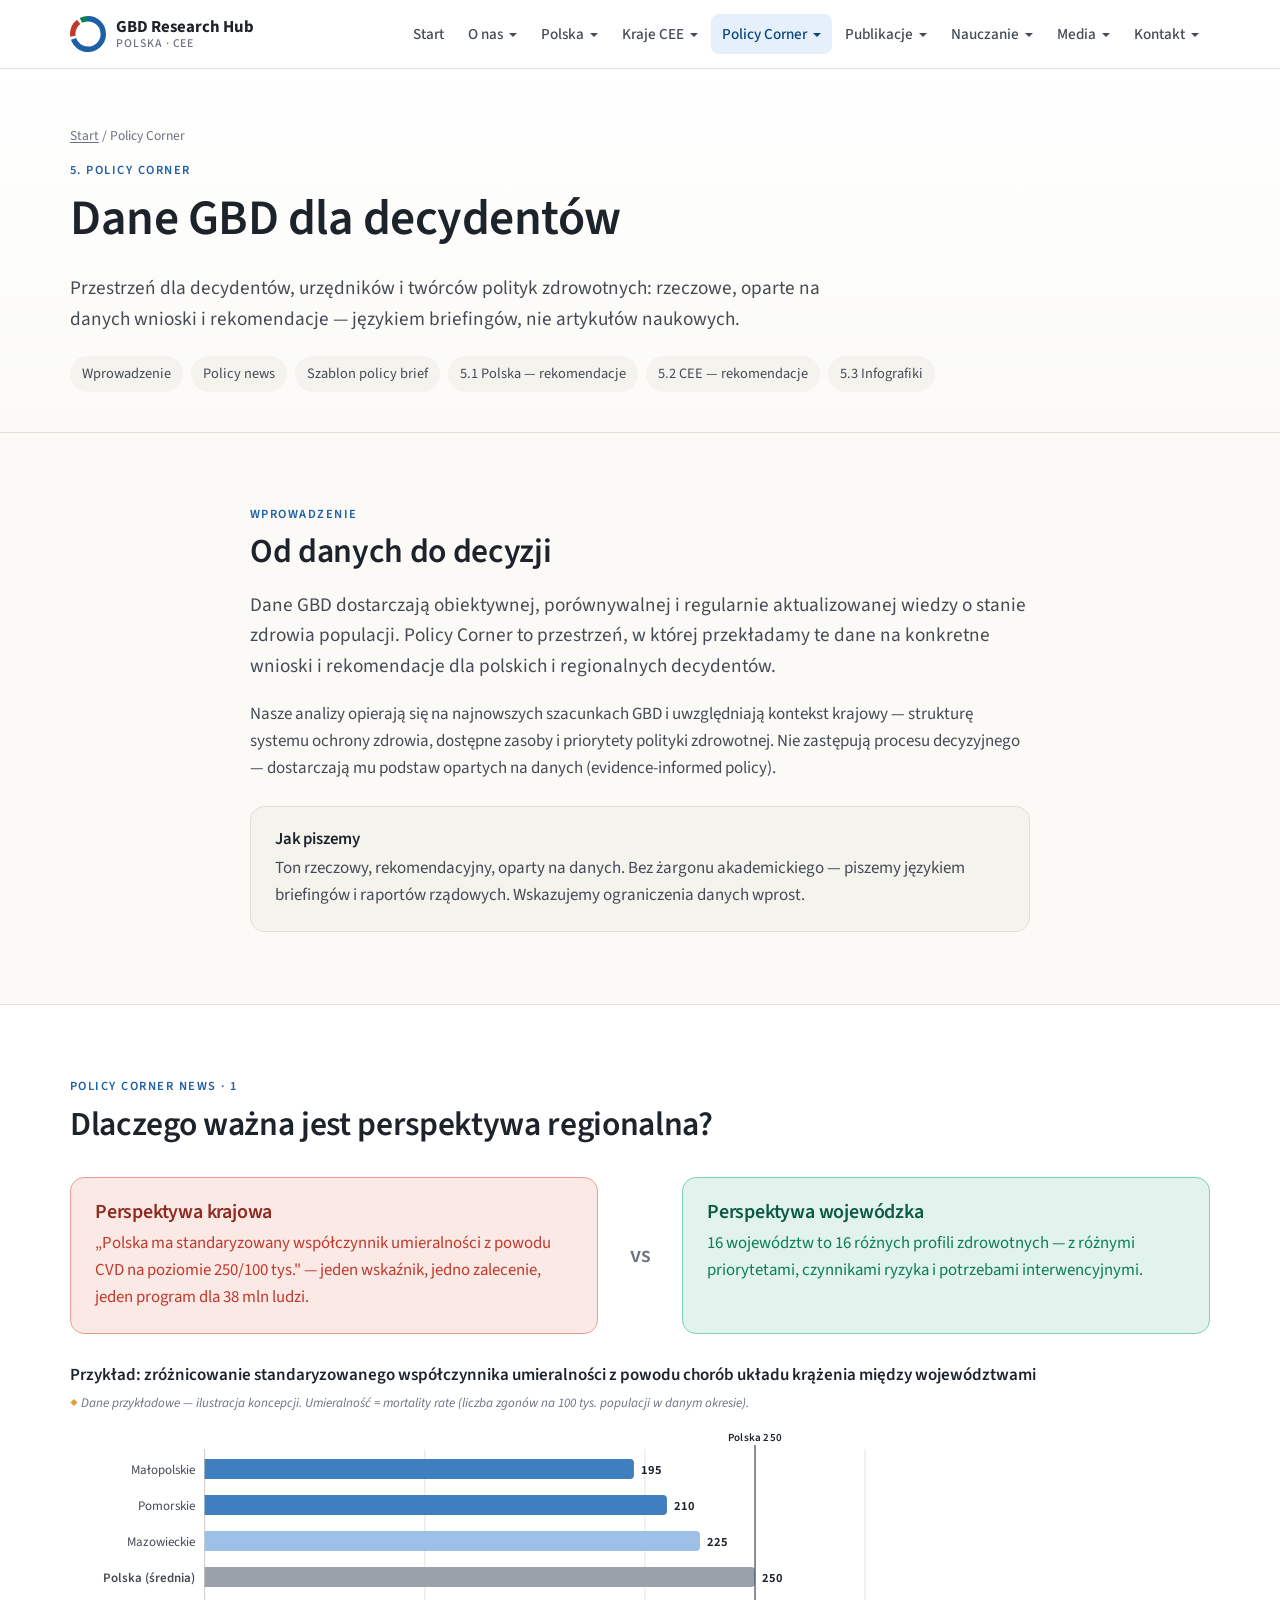
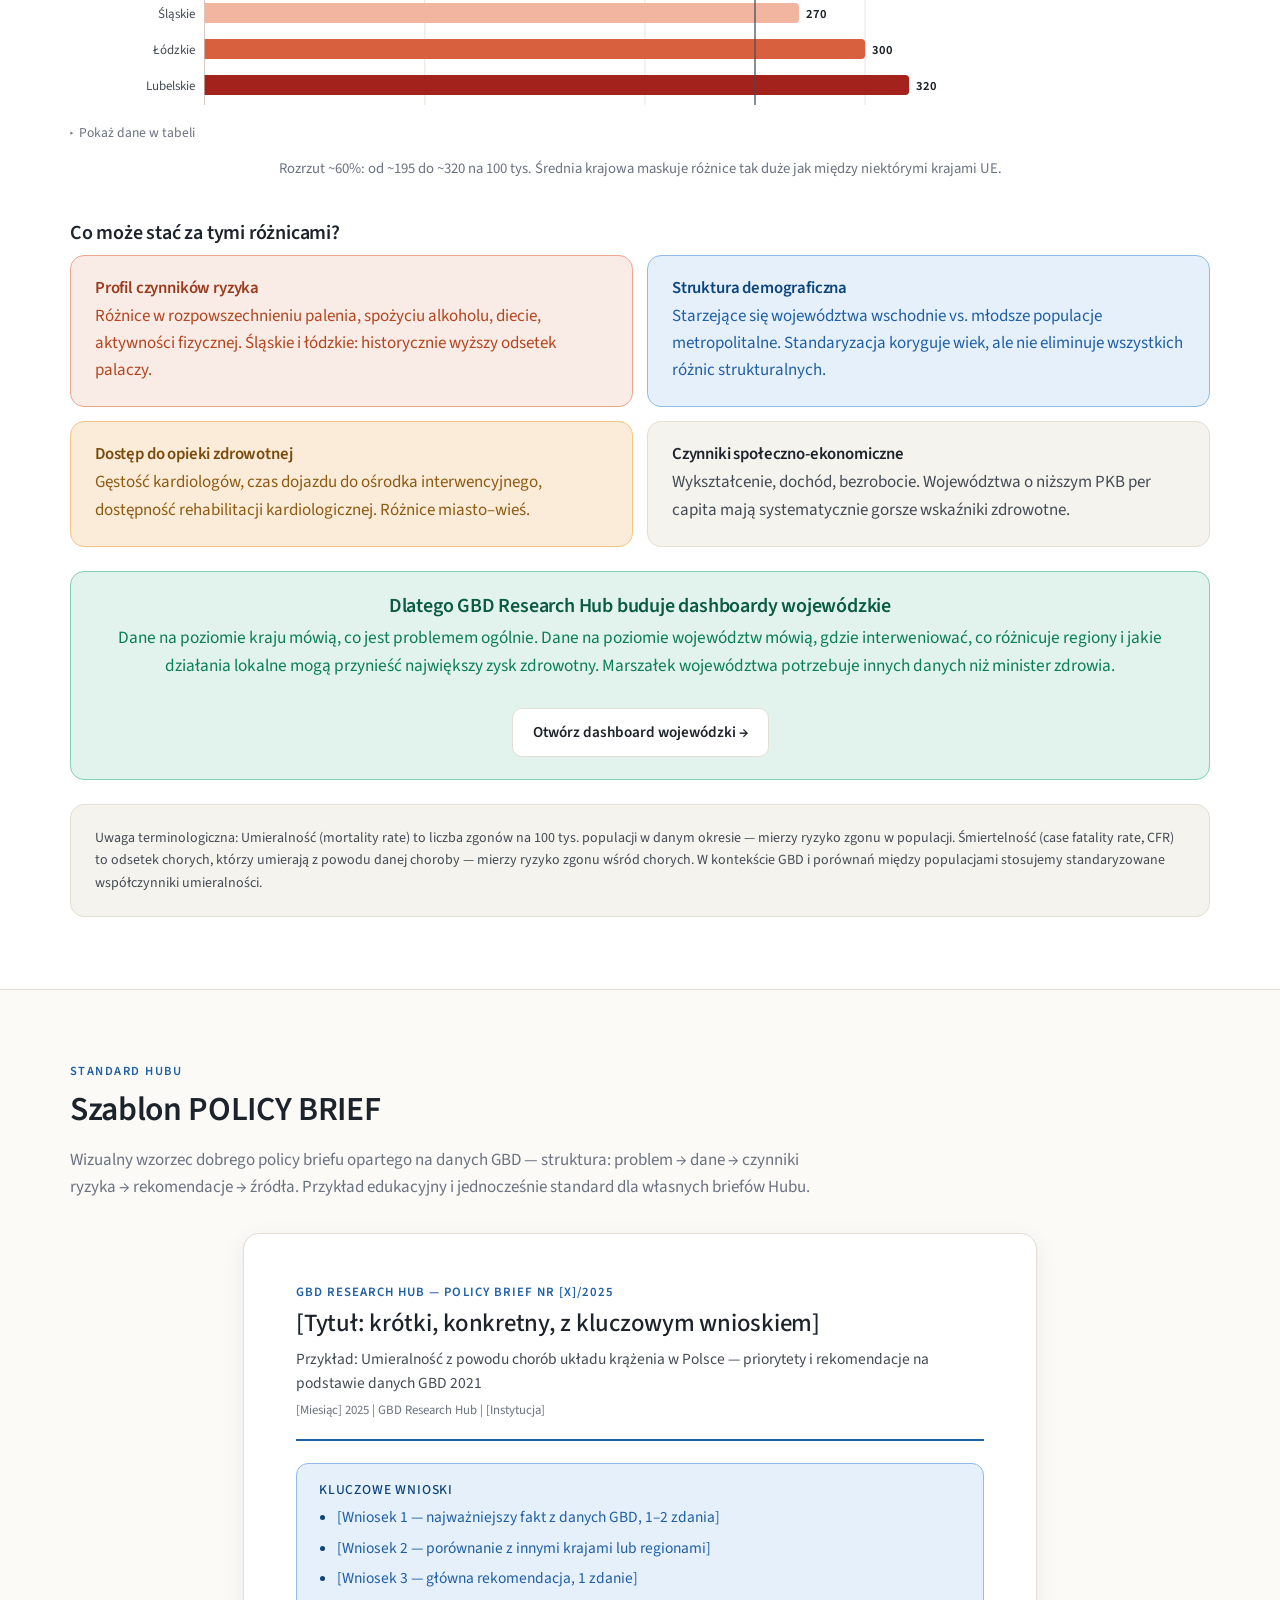
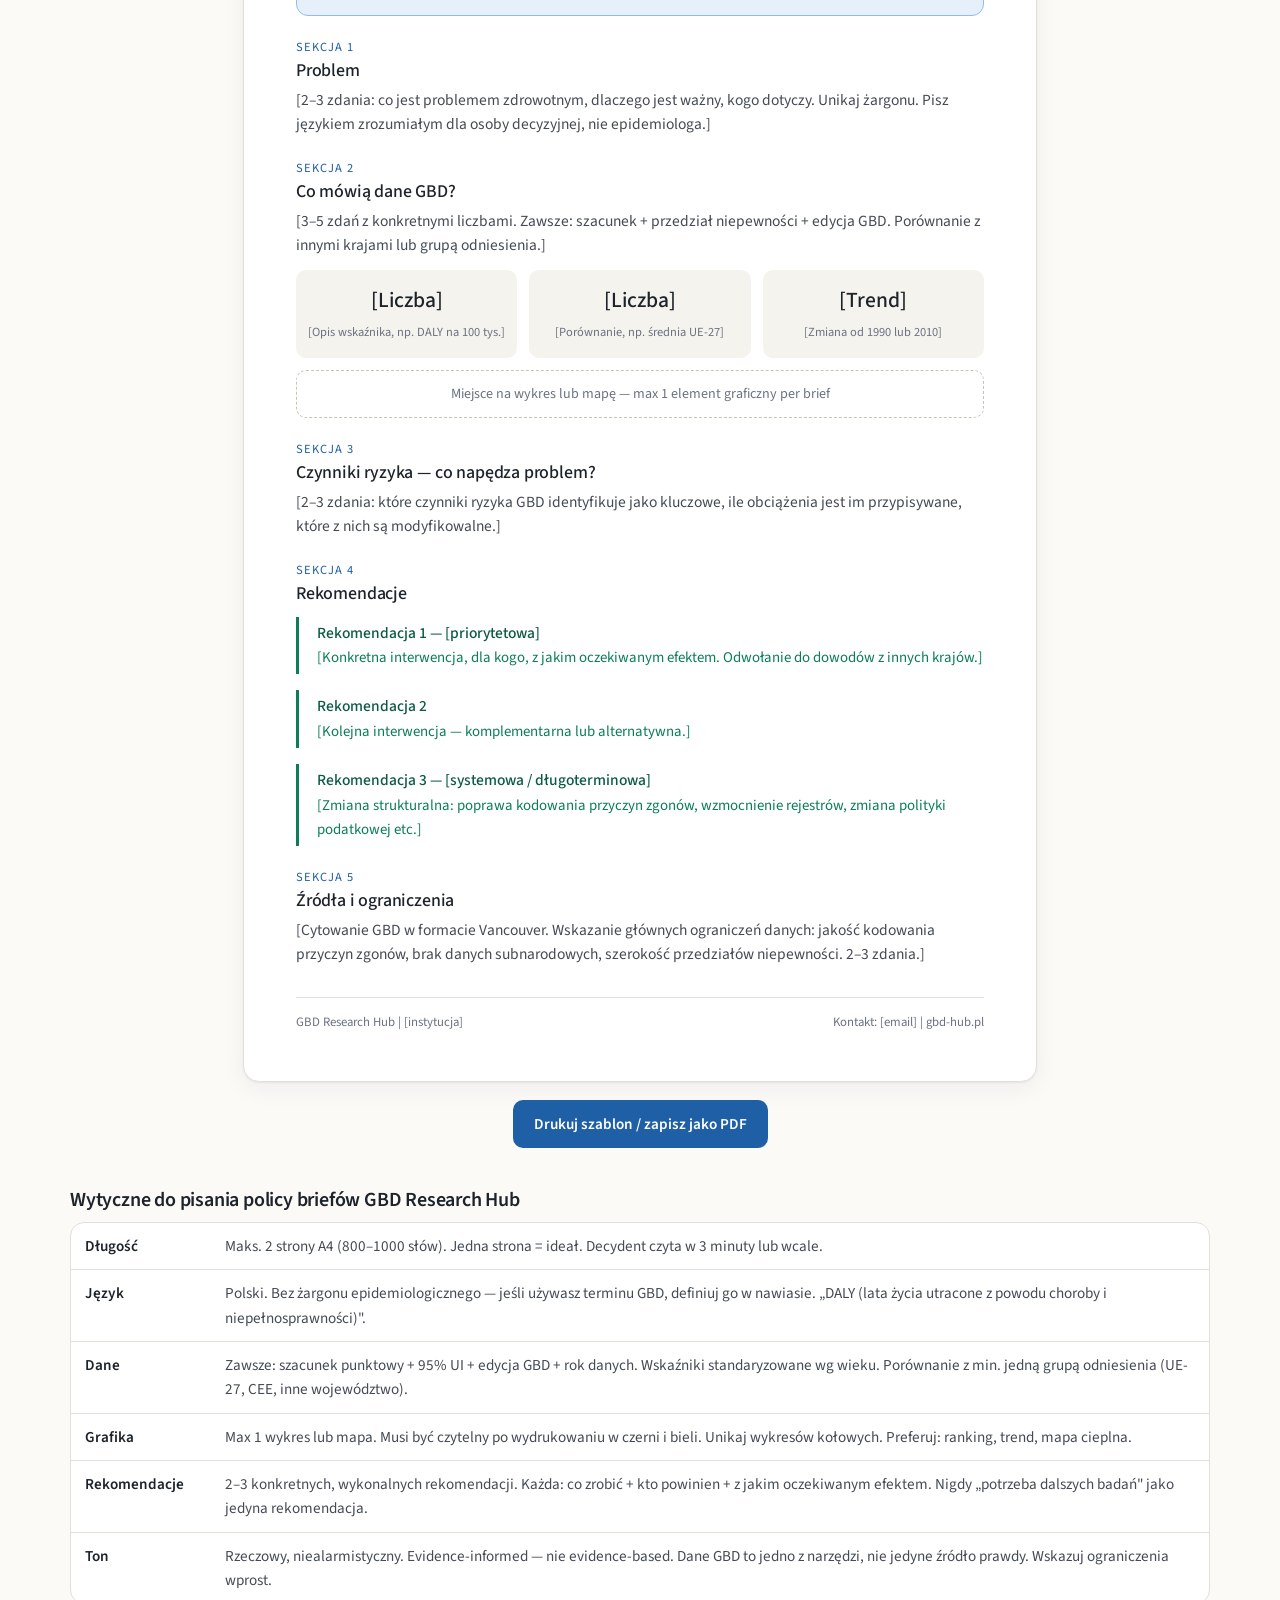
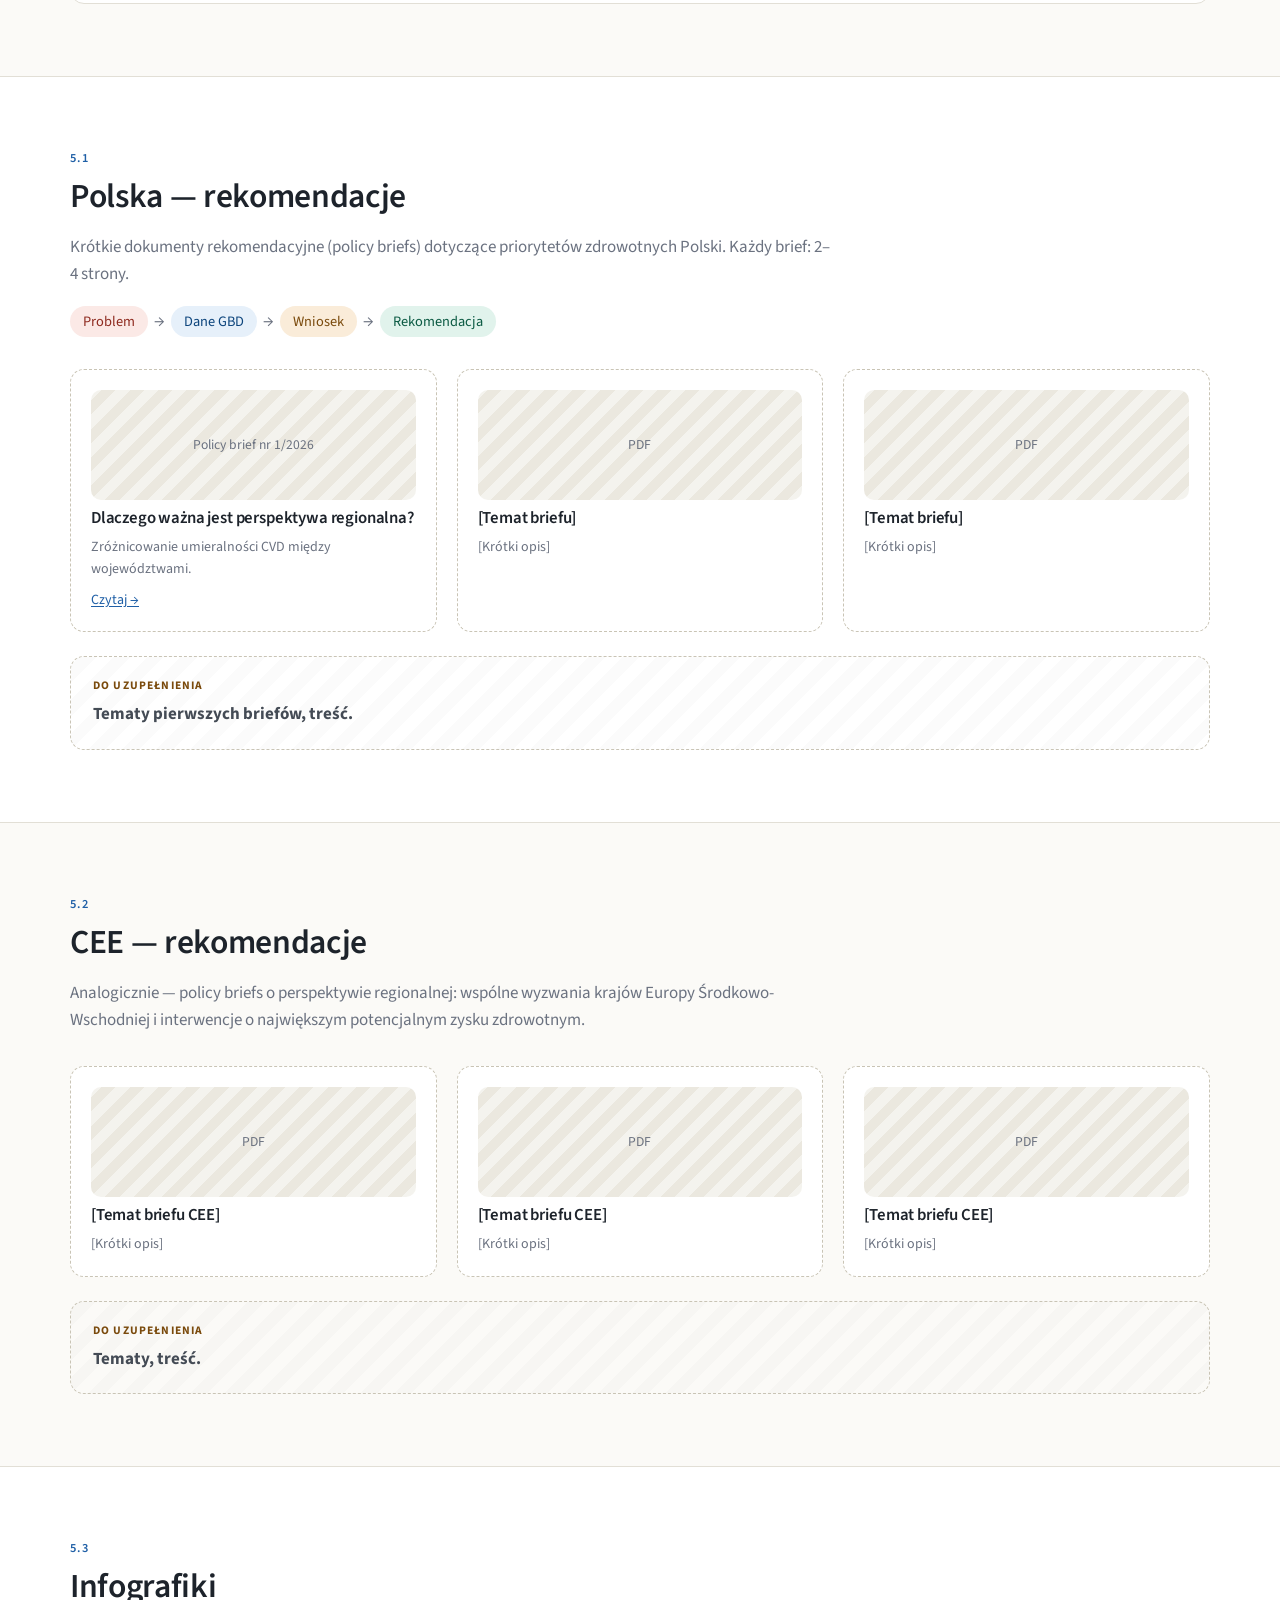
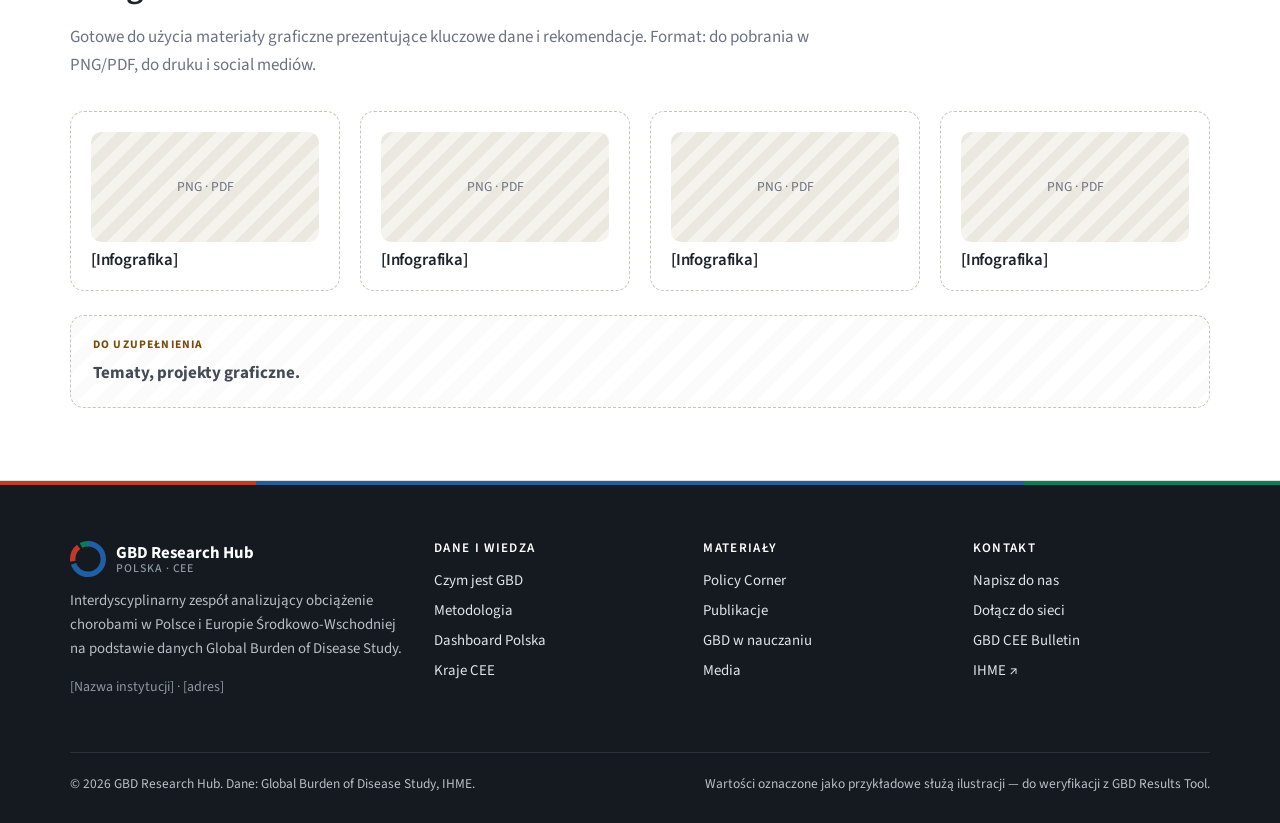
<file: policy.html>
<!doctype html>
<html lang="pl">
<head>
  <meta charset="utf-8">
  <meta name="viewport" content="width=device-width, initial-scale=1">
  <title>Policy Corner — GBD Research Hub</title>
  <meta name="description" content="Policy Corner GBD Research Hub — dane GBD przełożone na wnioski i rekomendacje dla decydentów w Polsce i regionie CEE.">
  <link rel="preconnect" href="https://fonts.googleapis.com">
  <link rel="preconnect" href="https://fonts.gstatic.com" crossorigin>
  <link href="https://fonts.googleapis.com/css2?family=Source+Sans+3:wght@400;500;600;700&family=JetBrains+Mono:wght@400&display=swap" rel="stylesheet">
  <link rel="stylesheet" href="assets/css/styles.css">
  <link rel="icon" href="assets/img/favicon.svg" type="image/svg+xml">
  <style>
    .persp p { font-size: 1.05rem; }
    .chart-title { font-weight: 600; margin: 28px 0 4px; }
    .spread-note { text-align: center; color: var(--ink-3); font-size: .92rem; margin-top: 10px; }
    #cvd-bars .hbar { grid-template-columns: 170px 1fr 48px; }

    /* Szablon policy brief — dokument A4 */
    .brief-wrap { display: flex; justify-content: center; }
    .brief {
      background: #fff; width: 100%; max-width: 794px; border: 1px solid var(--line); border-radius: 16px;
      box-shadow: var(--shadow); padding: 48px 52px; font-size: 15.5px; color: var(--ink);
    }
    .brief .b-kicker { font-size: .8rem; letter-spacing: .08em; text-transform: uppercase; color: var(--ncd); font-weight: 600; }
    .brief h3.b-title { font-size: 1.55rem; font-weight: 500; margin: 6px 0 8px; }
    .brief .b-sub { color: var(--ink-2); margin-bottom: 4px; }
    .brief .b-meta { font-size: .8rem; color: var(--ink-3); }
    .brief hr { border: 0; border-top: 2px solid var(--ncd); margin: 18px 0 22px; }
    .brief .b-key { background: var(--ncd-tint); border: 1px solid #92bbe8; border-radius: 12px; padding: 18px 22px; }
    .brief .b-key h4 { font-size: .85rem; letter-spacing: .06em; text-transform: uppercase; color: var(--ncd-dark); font-weight: 500; }
    .brief .b-key ul { margin: 0; padding-left: 18px; color: var(--ncd); }
    .brief .b-key li { margin: 6px 0; }
    .brief .b-key li::marker { color: var(--ncd-dark); }
    .brief .b-sec { margin-top: 22px; }
    .brief .b-sec .b-num { font-size: .78rem; letter-spacing: .08em; text-transform: uppercase; color: var(--ncd); }
    .brief .b-sec h4 { font-size: 1.12rem; font-weight: 500; margin: 2px 0 6px; }
    .brief .b-sec p { color: var(--ink-2); margin-bottom: 8px; }
    .brief .b-kpis { display: grid; grid-template-columns: repeat(3, 1fr); gap: 12px; margin: 12px 0; }
    .brief .b-kpis div { background: var(--sand); border-radius: 10px; padding: 14px 10px; text-align: center; }
    .brief .b-kpis b { display: block; font-size: 1.35rem; font-weight: 500; }
    .brief .b-kpis span { font-size: .78rem; color: var(--ink-3); }
    .brief .b-chart { border: 1.5px dashed #c9c4b5; border-radius: 10px; padding: 12px; text-align: center; color: var(--ink-3); font-size: .88rem; }
    .brief .b-rec { border-left: 3px solid var(--inj); padding: 4px 0 4px 18px; margin: 12px 0 16px; }
    .brief .b-rec b { display: block; font-weight: 500; color: var(--inj-dark); }
    .brief .b-rec span { color: var(--inj); font-size: .93rem; }
    .brief .b-foot { border-top: 1px solid var(--line); margin-top: 30px; padding-top: 14px; display: flex; justify-content: space-between; gap: 12px; flex-wrap: wrap; font-size: .8rem; color: var(--ink-3); }
    .brief-actions { display: flex; justify-content: center; gap: 12px; margin-top: 18px; flex-wrap: wrap; }

    table.guide td:first-child { font-weight: 600; white-space: nowrap; color: var(--ink); width: 140px; }
    table.guide td { color: var(--ink-2); }

    .struct { display: flex; flex-wrap: wrap; align-items: center; gap: 6px; margin: 12px 0; }
    .struct .arrow { color: var(--ink-3); }
    .ph-card { border: 1px dashed #c9c4b5; background: var(--paper); border-radius: var(--radius); padding: 20px; display: flex; flex-direction: column; gap: 8px; }
    .ph-card .ph-thumb { height: 110px; border-radius: 10px; background: repeating-linear-gradient(-45deg, var(--sand) 0 10px, var(--sand-2) 10px 20px); display: grid; place-items: center; color: var(--ink-3); font-size: .85rem; }

    @media (max-width: 620px) {
      .brief { padding: 28px 20px; }
      .brief .b-kpis { grid-template-columns: 1fr; }
      #cvd-bars .hbar { grid-template-columns: 110px 1fr 40px; }
      table.guide td:first-child { white-space: normal; width: auto; }
    }

    /* Drukowanie tylko szablonu (klasa ustawiana przez przycisk „Drukuj szablon") */
    @media print {
      body.printing-brief * { visibility: hidden; }
      body.printing-brief #brief, body.printing-brief #brief * { visibility: visible; }
      body.printing-brief #brief { position: absolute; left: 0; top: 0; width: 100%; max-width: none; border: 0; box-shadow: none; padding: 0; border-radius: 0; }
      body.printing-brief .brief .b-key { -webkit-print-color-adjust: exact; print-color-adjust: exact; }
      @page { size: A4; margin: 16mm; }
    }
  </style>
</head>
<body>
  <div data-site-header></div>

  <main id="main">
    <section class="page-hero">
      <div class="container">
        <div class="breadcrumbs"><a href="index.html">Start</a> / Policy Corner</div>
        <span class="eyebrow">5. Policy Corner</span>
        <h1>Dane GBD dla decydentów</h1>
        <p class="lead">Przestrzeń dla decydentów, urzędników i twórców polityk zdrowotnych: rzeczowe, oparte na danych wnioski i rekomendacje — językiem briefingów, nie artykułów naukowych.</p>
        <nav class="toc" aria-label="Spis treści">
          <a href="#wprowadzenie">Wprowadzenie</a>
          <a href="#news-regionalna">Policy news</a>
          <a href="#szablon">Szablon policy brief</a>
          <a href="#polska">5.1 Polska — rekomendacje</a>
          <a href="#cee">5.2 CEE — rekomendacje</a>
          <a href="#infografiki">5.3 Infografiki</a>
        </nav>
      </div>
    </section>

    <!-- Wprowadzenie -->
    <section class="section" id="wprowadzenie">
      <div class="container narrow">
        <span class="eyebrow">Wprowadzenie</span>
        <h2>Od danych do decyzji</h2>
        <div class="prose">
          <p class="lead">Dane GBD dostarczają obiektywnej, porównywalnej i regularnie aktualizowanej wiedzy o stanie zdrowia populacji. Policy Corner to przestrzeń, w której przekładamy te dane na konkretne wnioski i rekomendacje dla polskich i regionalnych decydentów.</p>
          <p>Nasze analizy opierają się na najnowszych szacunkach GBD i uwzględniają kontekst krajowy — strukturę systemu ochrony zdrowia, dostępne zasoby i priorytety polityki zdrowotnej. Nie zastępują procesu decyzyjnego — dostarczają mu podstaw opartych na danych (evidence-informed policy).</p>
        </div>
        <div class="tone tone-sand mt-2">
          <h4>Jak piszemy</h4>
          <p>Ton rzeczowy, rekomendacyjny, oparty na danych. Bez żargonu akademickiego — piszemy językiem briefingów i raportów rządowych. Wskazujemy ograniczenia danych wprost.</p>
        </div>
      </div>
    </section>

    <!-- Policy news 1 -->
    <section class="section alt" id="news-regionalna">
      <div class="container">
        <div class="section-head">
          <span class="eyebrow">Policy Corner news · 1</span>
          <h2>Dlaczego ważna jest perspektywa regionalna?</h2>
        </div>

        <div class="split-vs persp">
          <div class="tone tone-red">
            <h3>Perspektywa krajowa</h3>
            <p>„Polska ma standaryzowany współczynnik umieralności z powodu CVD na poziomie 250/100 tys." — jeden wskaźnik, jedno zalecenie, jeden program dla 38 mln ludzi.</p>
          </div>
          <div class="vs">vs</div>
          <div class="tone tone-green">
            <h3>Perspektywa wojewódzka</h3>
            <p>16 województw to 16 różnych profili zdrowotnych — z różnymi priorytetami, czynnikami ryzyka i potrzebami interwencyjnymi.</p>
          </div>
        </div>

        <p class="chart-title">Przykład: zróżnicowanie standaryzowanego współczynnika umieralności z powodu chorób układu krążenia między województwami</p>
        <p class="sample-note">Dane przykładowe — ilustracja koncepcji. Umieralność = mortality rate (liczba zgonów na 100 tys. populacji w danym okresie).</p>
        <div id="cvd-bars" class="mt-1" style="max-width:900px"></div>
        <p class="spread-note">Rozrzut ~60%: od ~195 do ~320 na 100 tys. Średnia krajowa maskuje różnice tak duże jak między niektórymi krajami UE.</p>

        <h3 class="mt-3">Co może stać za tymi różnicami?</h3>
        <div class="grid g2" style="gap:14px">
          <div class="tone tone-coral"><h4>Profil czynników ryzyka</h4><p>Różnice w rozpowszechnieniu palenia, spożyciu alkoholu, diecie, aktywności fizycznej. Śląskie i łódzkie: historycznie wyższy odsetek palaczy.</p></div>
          <div class="tone tone-blue"><h4>Struktura demograficzna</h4><p>Starzejące się województwa wschodnie vs. młodsze populacje metropolitalne. Standaryzacja koryguje wiek, ale nie eliminuje wszystkich różnic strukturalnych.</p></div>
          <div class="tone tone-amber"><h4>Dostęp do opieki zdrowotnej</h4><p>Gęstość kardiologów, czas dojazdu do ośrodka interwencyjnego, dostępność rehabilitacji kardiologicznej. Różnice miasto–wieś.</p></div>
          <div class="tone tone-sand"><h4>Czynniki społeczno-ekonomiczne</h4><p>Wykształcenie, dochód, bezrobocie. Województwa o niższym PKB per capita mają systematycznie gorsze wskaźniki zdrowotne.</p></div>
        </div>

        <div class="tone tone-green center mt-2">
          <h3>Dlatego GBD Research Hub buduje dashboardy wojewódzkie</h3>
          <p style="font-size:1.08rem">Dane na poziomie kraju mówią, co jest problemem ogólnie. Dane na poziomie województw mówią, gdzie interweniować, co różnicuje regiony i jakie działania lokalne mogą przynieść największy zysk zdrowotny. Marszałek województwa potrzebuje innych danych niż minister zdrowia.</p>
          <a class="btn btn-ghost mt-1" href="polska.html#dashboard" style="background:#fff">Otwórz dashboard wojewódzki →</a>
        </div>

        <div class="tone tone-sand mt-2 small">
          <p class="mb-0">Uwaga terminologiczna: Umieralność (mortality rate) to liczba zgonów na 100 tys. populacji w danym okresie — mierzy ryzyko zgonu w populacji. Śmiertelność (case fatality rate, CFR) to odsetek chorych, którzy umierają z powodu danej choroby — mierzy ryzyko zgonu wśród chorych. W kontekście GBD i porównań między populacjami stosujemy standaryzowane współczynniki umieralności.</p>
        </div>
      </div>
    </section>

    <!-- Szablon policy brief -->
    <section class="section" id="szablon">
      <div class="container">
        <div class="section-head">
          <span class="eyebrow">Standard Hubu</span>
          <h2>Szablon POLICY BRIEF</h2>
          <p class="muted">Wizualny wzorzec dobrego policy briefu opartego na danych GBD — struktura: problem → dane → czynniki ryzyka → rekomendacje → źródła. Przykład edukacyjny i jednocześnie standard dla własnych briefów Hubu.</p>
        </div>

        <div class="brief-wrap">
          <article class="brief" id="brief" aria-label="Szablon policy brief">
            <div class="b-kicker">GBD Research Hub — Policy Brief nr [X]/2025</div>
            <h3 class="b-title">[Tytuł: krótki, konkretny, z kluczowym wnioskiem]</h3>
            <p class="b-sub">Przykład: Umieralność z powodu chorób układu krążenia w Polsce — priorytety i rekomendacje na podstawie danych GBD 2021</p>
            <div class="b-meta">[Miesiąc] 2025 | GBD Research Hub | [Instytucja]</div>
            <hr>

            <div class="b-key">
              <h4>Kluczowe wnioski</h4>
              <ul>
                <li>[Wniosek 1 — najważniejszy fakt z danych GBD, 1–2 zdania]</li>
                <li>[Wniosek 2 — porównanie z innymi krajami lub regionami]</li>
                <li>[Wniosek 3 — główna rekomendacja, 1 zdanie]</li>
              </ul>
            </div>

            <div class="b-sec">
              <div class="b-num">Sekcja 1</div>
              <h4>Problem</h4>
              <p>[2–3 zdania: co jest problemem zdrowotnym, dlaczego jest ważny, kogo dotyczy. Unikaj żargonu. Pisz językiem zrozumiałym dla osoby decyzyjnej, nie epidemiologa.]</p>
            </div>

            <div class="b-sec">
              <div class="b-num">Sekcja 2</div>
              <h4>Co mówią dane GBD?</h4>
              <p>[3–5 zdań z konkretnymi liczbami. Zawsze: szacunek + przedział niepewności + edycja GBD. Porównanie z innymi krajami lub grupą odniesienia.]</p>
              <div class="b-kpis">
                <div><b>[Liczba]</b><span>[Opis wskaźnika, np. DALY na 100 tys.]</span></div>
                <div><b>[Liczba]</b><span>[Porównanie, np. średnia UE-27]</span></div>
                <div><b>[Trend]</b><span>[Zmiana od 1990 lub 2010]</span></div>
              </div>
              <div class="b-chart">Miejsce na wykres lub mapę — max 1 element graficzny per brief</div>
            </div>

            <div class="b-sec">
              <div class="b-num">Sekcja 3</div>
              <h4>Czynniki ryzyka — co napędza problem?</h4>
              <p>[2–3 zdania: które czynniki ryzyka GBD identyfikuje jako kluczowe, ile obciążenia jest im przypisywane, które z nich są modyfikowalne.]</p>
            </div>

            <div class="b-sec">
              <div class="b-num">Sekcja 4</div>
              <h4>Rekomendacje</h4>
              <div class="b-rec"><b>Rekomendacja 1 — [priorytetowa]</b><span>[Konkretna interwencja, dla kogo, z jakim oczekiwanym efektem. Odwołanie do dowodów z innych krajów.]</span></div>
              <div class="b-rec"><b>Rekomendacja 2</b><span>[Kolejna interwencja — komplementarna lub alternatywna.]</span></div>
              <div class="b-rec"><b>Rekomendacja 3 — [systemowa / długoterminowa]</b><span>[Zmiana strukturalna: poprawa kodowania przyczyn zgonów, wzmocnienie rejestrów, zmiana polityki podatkowej etc.]</span></div>
            </div>

            <div class="b-sec">
              <div class="b-num">Sekcja 5</div>
              <h4>Źródła i ograniczenia</h4>
              <p>[Cytowanie GBD w formacie Vancouver. Wskazanie głównych ograniczeń danych: jakość kodowania przyczyn zgonów, brak danych subnarodowych, szerokość przedziałów niepewności. 2–3 zdania.]</p>
            </div>

            <div class="b-foot"><span>GBD Research Hub | [instytucja]</span><span>Kontakt: [email] | gbd-hub.pl</span></div>
          </article>
        </div>
        <div class="brief-actions no-print">
          <button type="button" class="btn btn-primary" id="print-brief">Drukuj szablon / zapisz jako PDF</button>
        </div>

        <h3 class="mt-3" id="wytyczne">Wytyczne do pisania policy briefów GBD Research Hub</h3>
        <div class="table-wrap">
          <table class="data guide">
            <tbody>
              <tr><td>Długość</td><td>Maks. 2 strony A4 (800–1000 słów). Jedna strona = ideał. Decydent czyta w 3 minuty lub wcale.</td></tr>
              <tr><td>Język</td><td>Polski. Bez żargonu epidemiologicznego — jeśli używasz terminu GBD, definiuj go w nawiasie. „DALY (lata życia utracone z powodu choroby i niepełnosprawności)".</td></tr>
              <tr><td>Dane</td><td>Zawsze: szacunek punktowy + 95% UI + edycja GBD + rok danych. Wskaźniki standaryzowane wg wieku. Porównanie z min. jedną grupą odniesienia (UE-27, CEE, inne województwo).</td></tr>
              <tr><td>Grafika</td><td>Max 1 wykres lub mapa. Musi być czytelny po wydrukowaniu w czerni i bieli. Unikaj wykresów kołowych. Preferuj: ranking, trend, mapa cieplna.</td></tr>
              <tr><td>Rekomendacje</td><td>2–3 konkretnych, wykonalnych rekomendacji. Każda: co zrobić + kto powinien + z jakim oczekiwanym efektem. Nigdy „potrzeba dalszych badań" jako jedyna rekomendacja.</td></tr>
              <tr><td>Ton</td><td>Rzeczowy, niealarmistyczny. Evidence-informed — nie evidence-based. Dane GBD to jedno z narzędzi, nie jedyne źródło prawdy. Wskazuj ograniczenia wprost.</td></tr>
            </tbody>
          </table>
        </div>
      </div>
    </section>

    <!-- 5.1 Polska -->
    <section class="section alt" id="polska">
      <div class="container">
        <div class="section-head">
          <span class="eyebrow">5.1</span>
          <h2>Polska — rekomendacje</h2>
          <p class="muted">Krótkie dokumenty rekomendacyjne (policy briefs) dotyczące priorytetów zdrowotnych Polski. Każdy brief: 2–4 strony.</p>
          <div class="struct" aria-label="Struktura briefu">
            <span class="pill red">Problem</span><span class="arrow">→</span>
            <span class="pill blue">Dane GBD</span><span class="arrow">→</span>
            <span class="pill amber">Wniosek</span><span class="arrow">→</span>
            <span class="pill green">Rekomendacja</span>
          </div>
        </div>
        <div class="grid g3">
          <div class="ph-card"><div class="ph-thumb">Policy brief nr 1/2026</div><h4 class="mb-0">Dlaczego ważna jest perspektywa regionalna?</h4><p class="small muted mb-0">Zróżnicowanie umieralności CVD między województwami.</p><a href="#news-regionalna" class="small">Czytaj →</a></div>
          <div class="ph-card"><div class="ph-thumb">PDF</div><h4 class="mb-0">[Temat briefu]</h4><p class="small muted mb-0">[Krótki opis]</p></div>
          <div class="ph-card"><div class="ph-thumb">PDF</div><h4 class="mb-0">[Temat briefu]</h4><p class="small muted mb-0">[Krótki opis]</p></div>
        </div>
        <div class="todo mt-2"><strong>Tematy pierwszych briefów, treść.</strong></div>
      </div>
    </section>

    <!-- 5.2 CEE -->
    <section class="section" id="cee">
      <div class="container">
        <div class="section-head">
          <span class="eyebrow">5.2</span>
          <h2>CEE — rekomendacje</h2>
          <p class="muted">Analogicznie — policy briefs o perspektywie regionalnej: wspólne wyzwania krajów Europy Środkowo-Wschodniej i interwencje o największym potencjalnym zysku zdrowotnym.</p>
        </div>
        <div class="grid g3">
          <div class="ph-card"><div class="ph-thumb">PDF</div><h4 class="mb-0">[Temat briefu CEE]</h4><p class="small muted mb-0">[Krótki opis]</p></div>
          <div class="ph-card"><div class="ph-thumb">PDF</div><h4 class="mb-0">[Temat briefu CEE]</h4><p class="small muted mb-0">[Krótki opis]</p></div>
          <div class="ph-card"><div class="ph-thumb">PDF</div><h4 class="mb-0">[Temat briefu CEE]</h4><p class="small muted mb-0">[Krótki opis]</p></div>
        </div>
        <div class="todo mt-2"><strong>Tematy, treść.</strong></div>
      </div>
    </section>

    <!-- 5.3 Infografiki -->
    <section class="section alt" id="infografiki">
      <div class="container">
        <div class="section-head">
          <span class="eyebrow">5.3</span>
          <h2>Infografiki</h2>
          <p class="muted">Gotowe do użycia materiały graficzne prezentujące kluczowe dane i rekomendacje. Format: do pobrania w PNG/PDF, do druku i social mediów.</p>
        </div>
        <div class="grid g4">
          <div class="ph-card"><div class="ph-thumb">PNG · PDF</div><h4 class="mb-0">[Infografika]</h4></div>
          <div class="ph-card"><div class="ph-thumb">PNG · PDF</div><h4 class="mb-0">[Infografika]</h4></div>
          <div class="ph-card"><div class="ph-thumb">PNG · PDF</div><h4 class="mb-0">[Infografika]</h4></div>
          <div class="ph-card"><div class="ph-thumb">PNG · PDF</div><h4 class="mb-0">[Infografika]</h4></div>
        </div>
        <div class="todo mt-2"><strong>Tematy, projekty graficzne.</strong></div>
      </div>
    </section>
  </main>

  <div data-site-footer></div>
  <script src="assets/js/data.js"></script>
  <script src="assets/js/site.js"></script>
  <script src="assets/js/charts.js"></script>
  <script src="assets/js/pages/policy.js"></script>
</body>
</html>
</file>
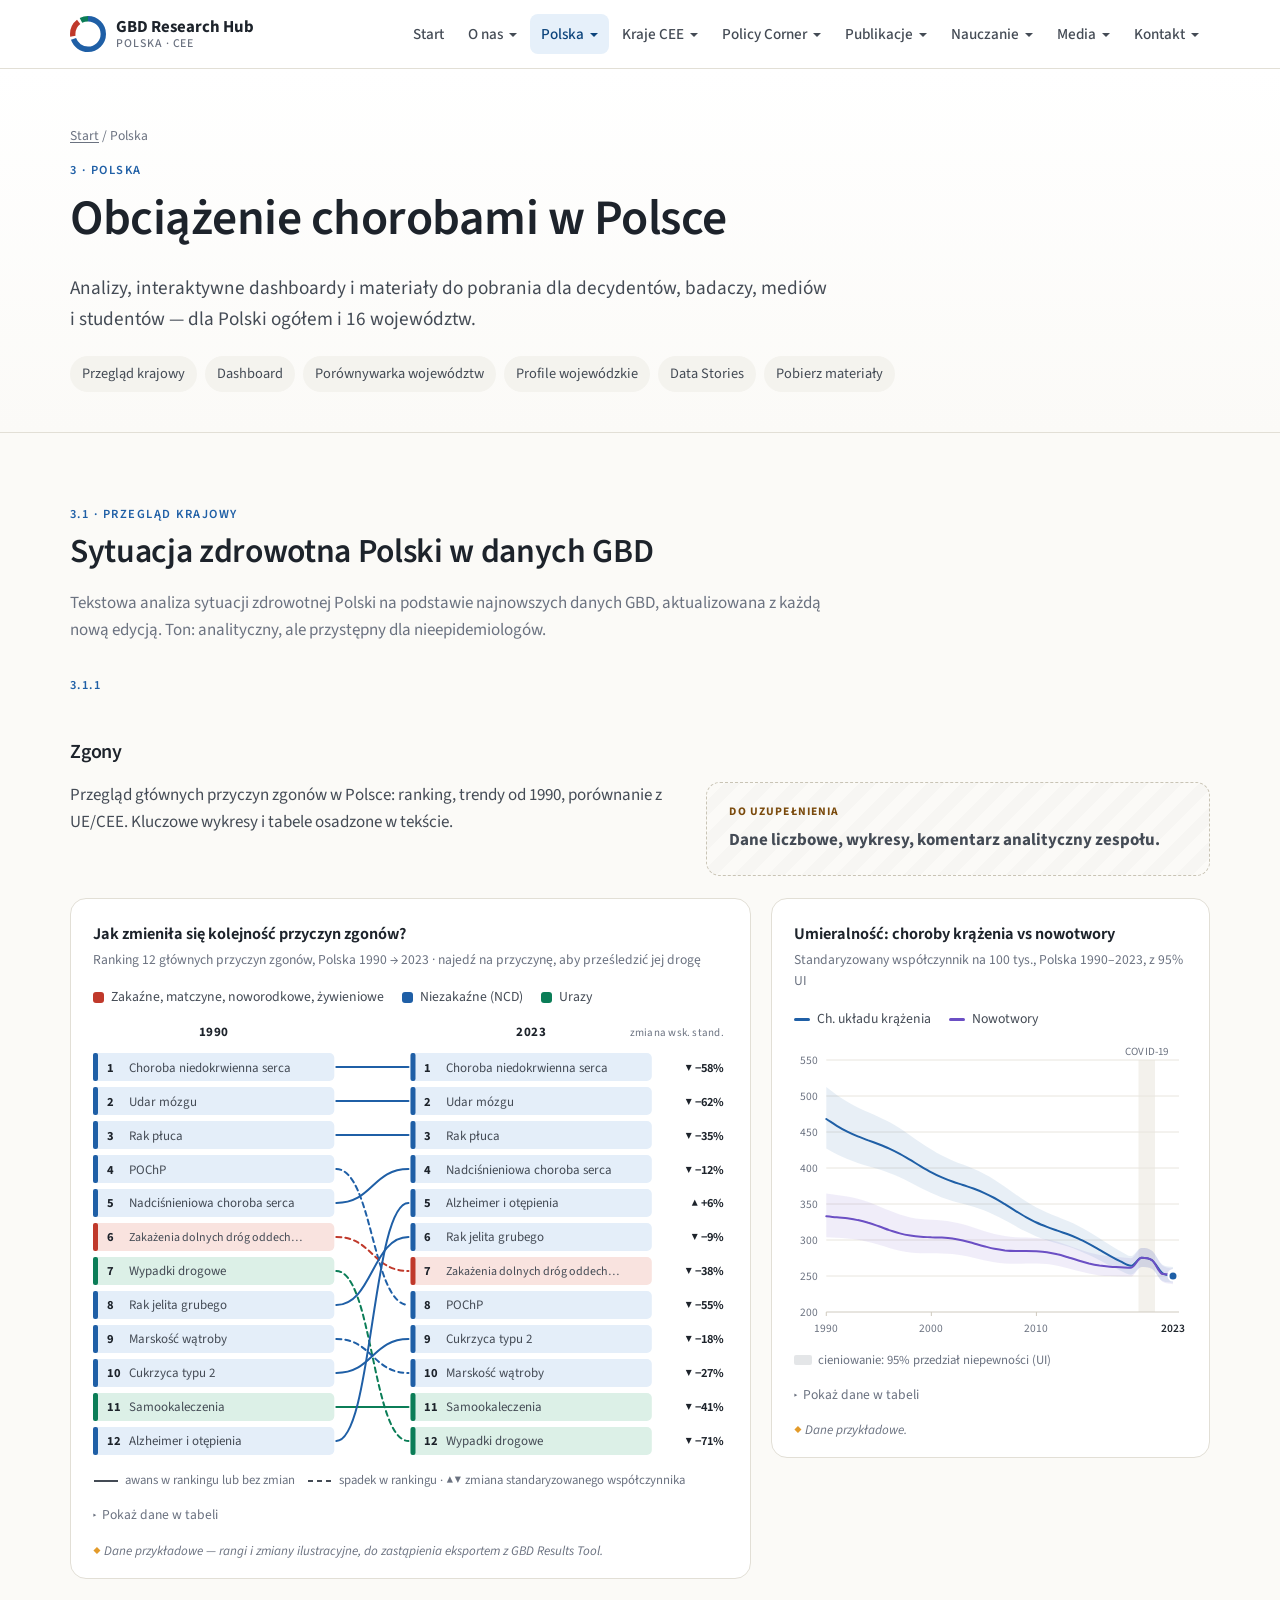
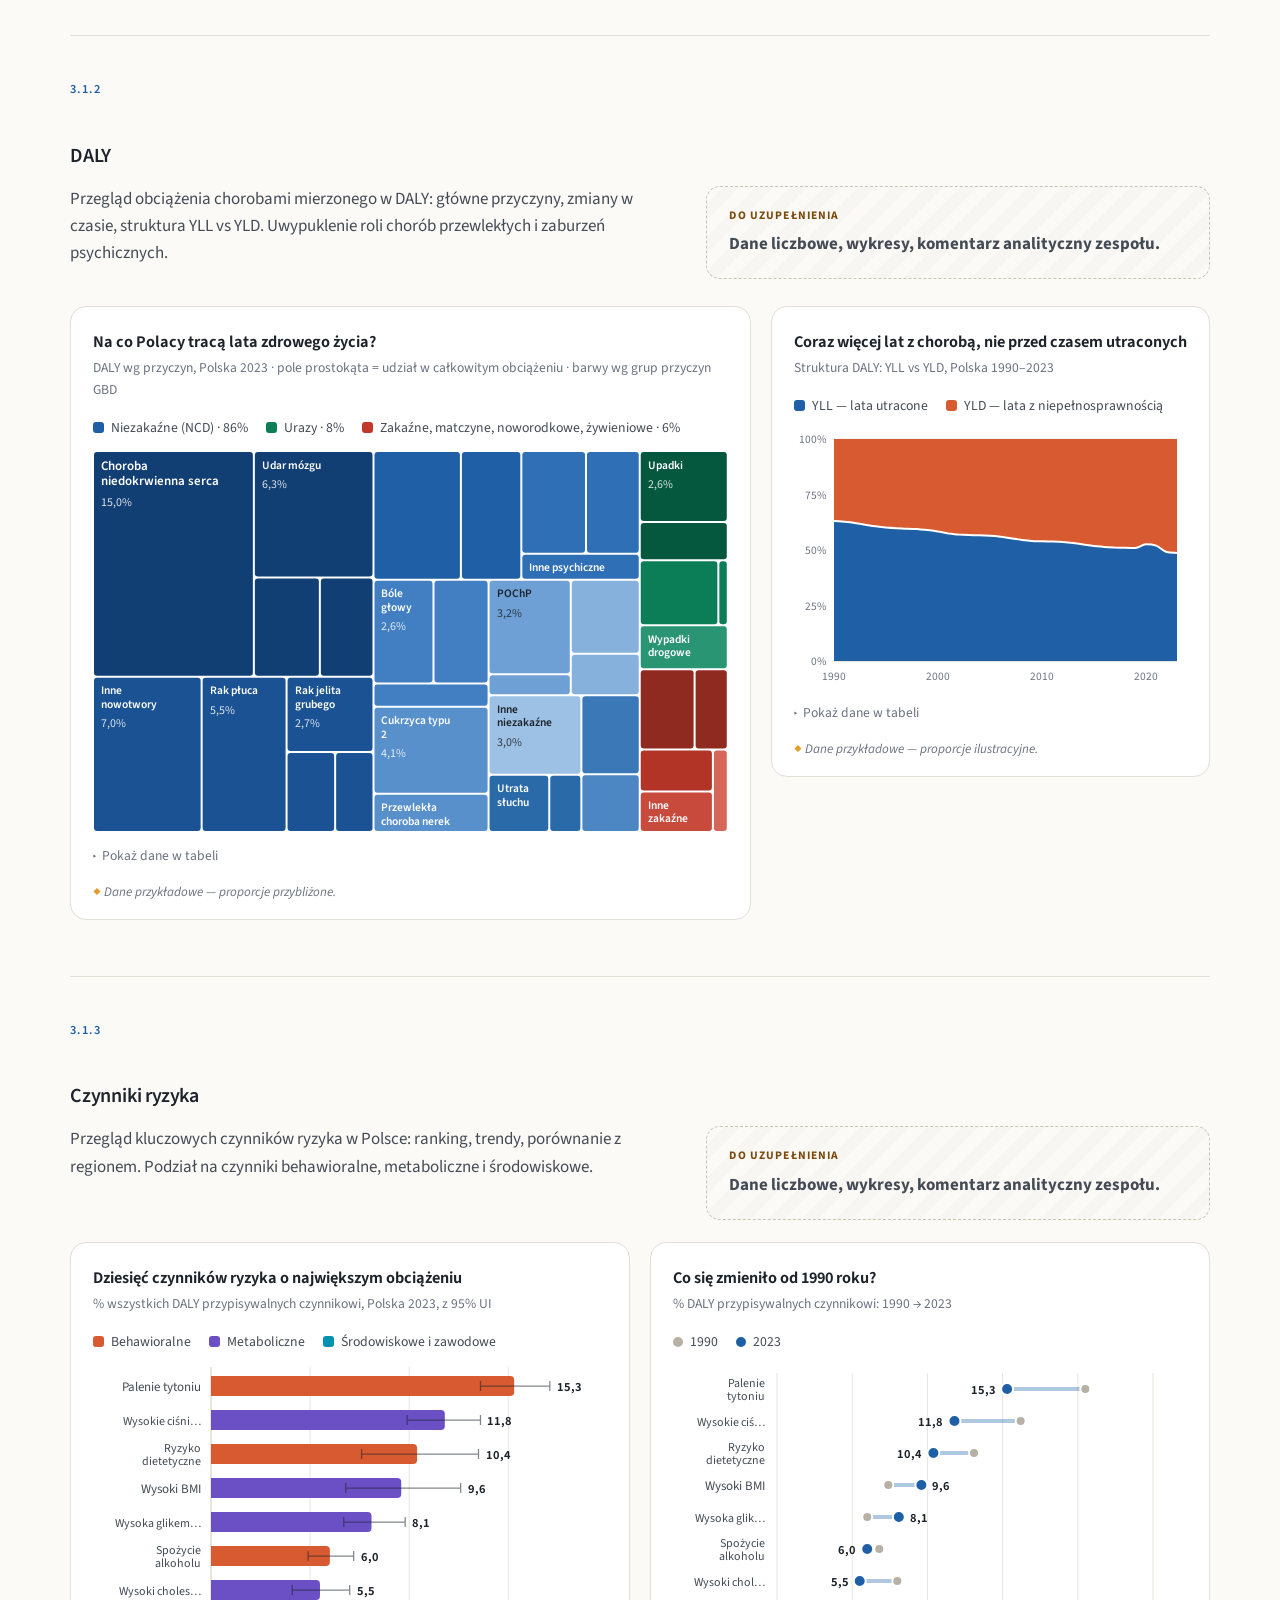
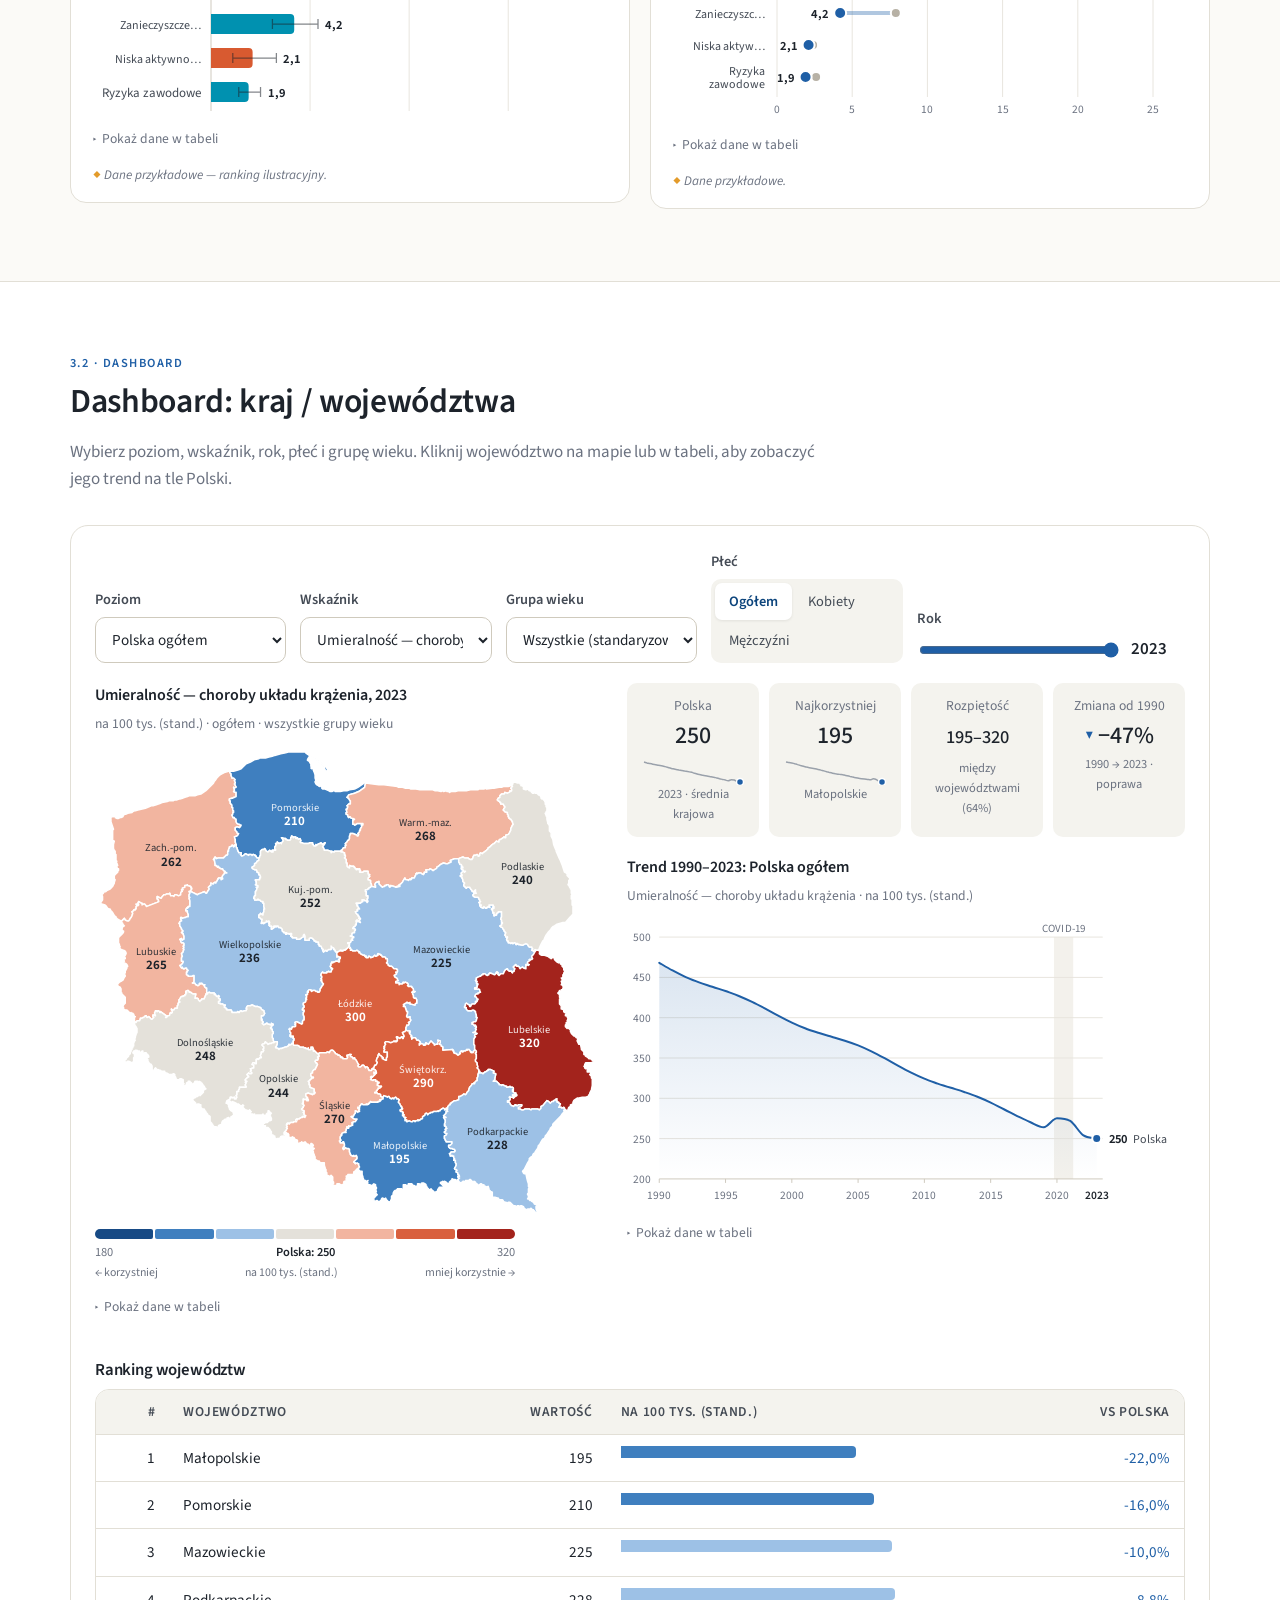
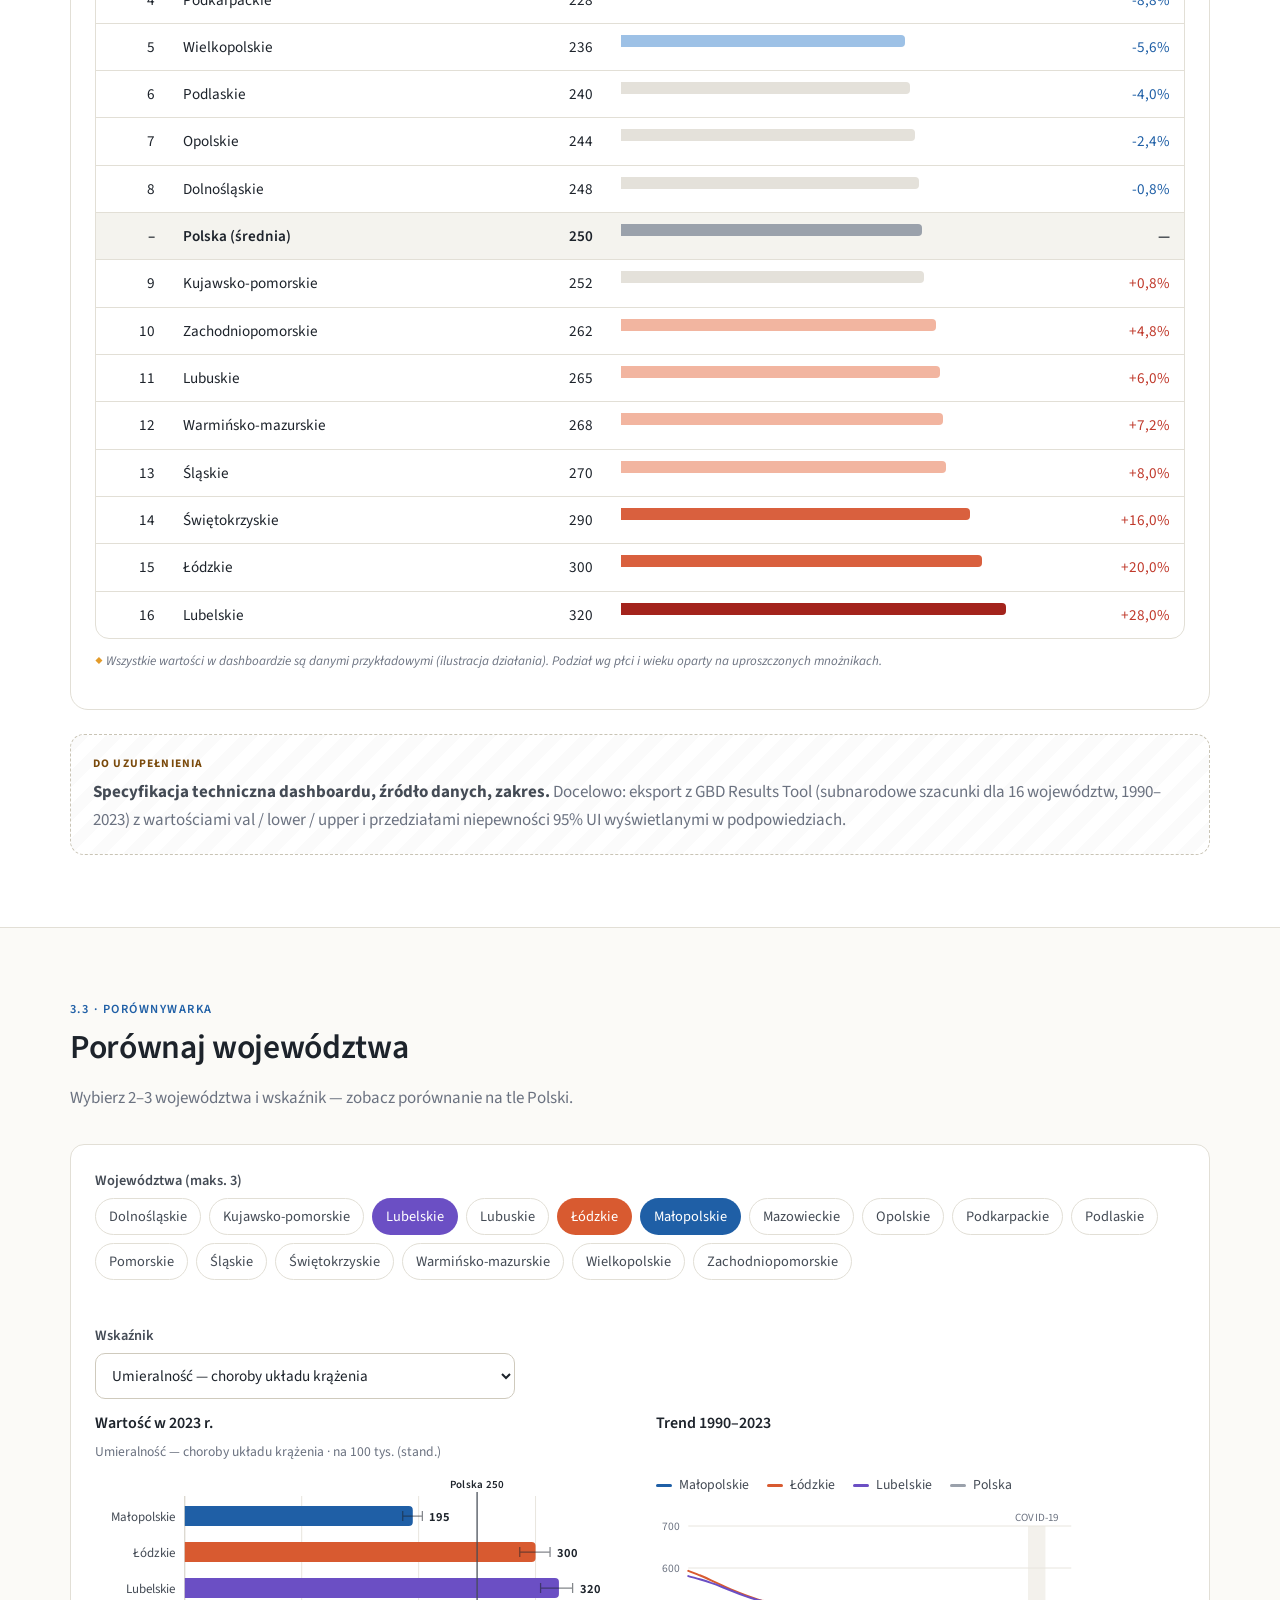
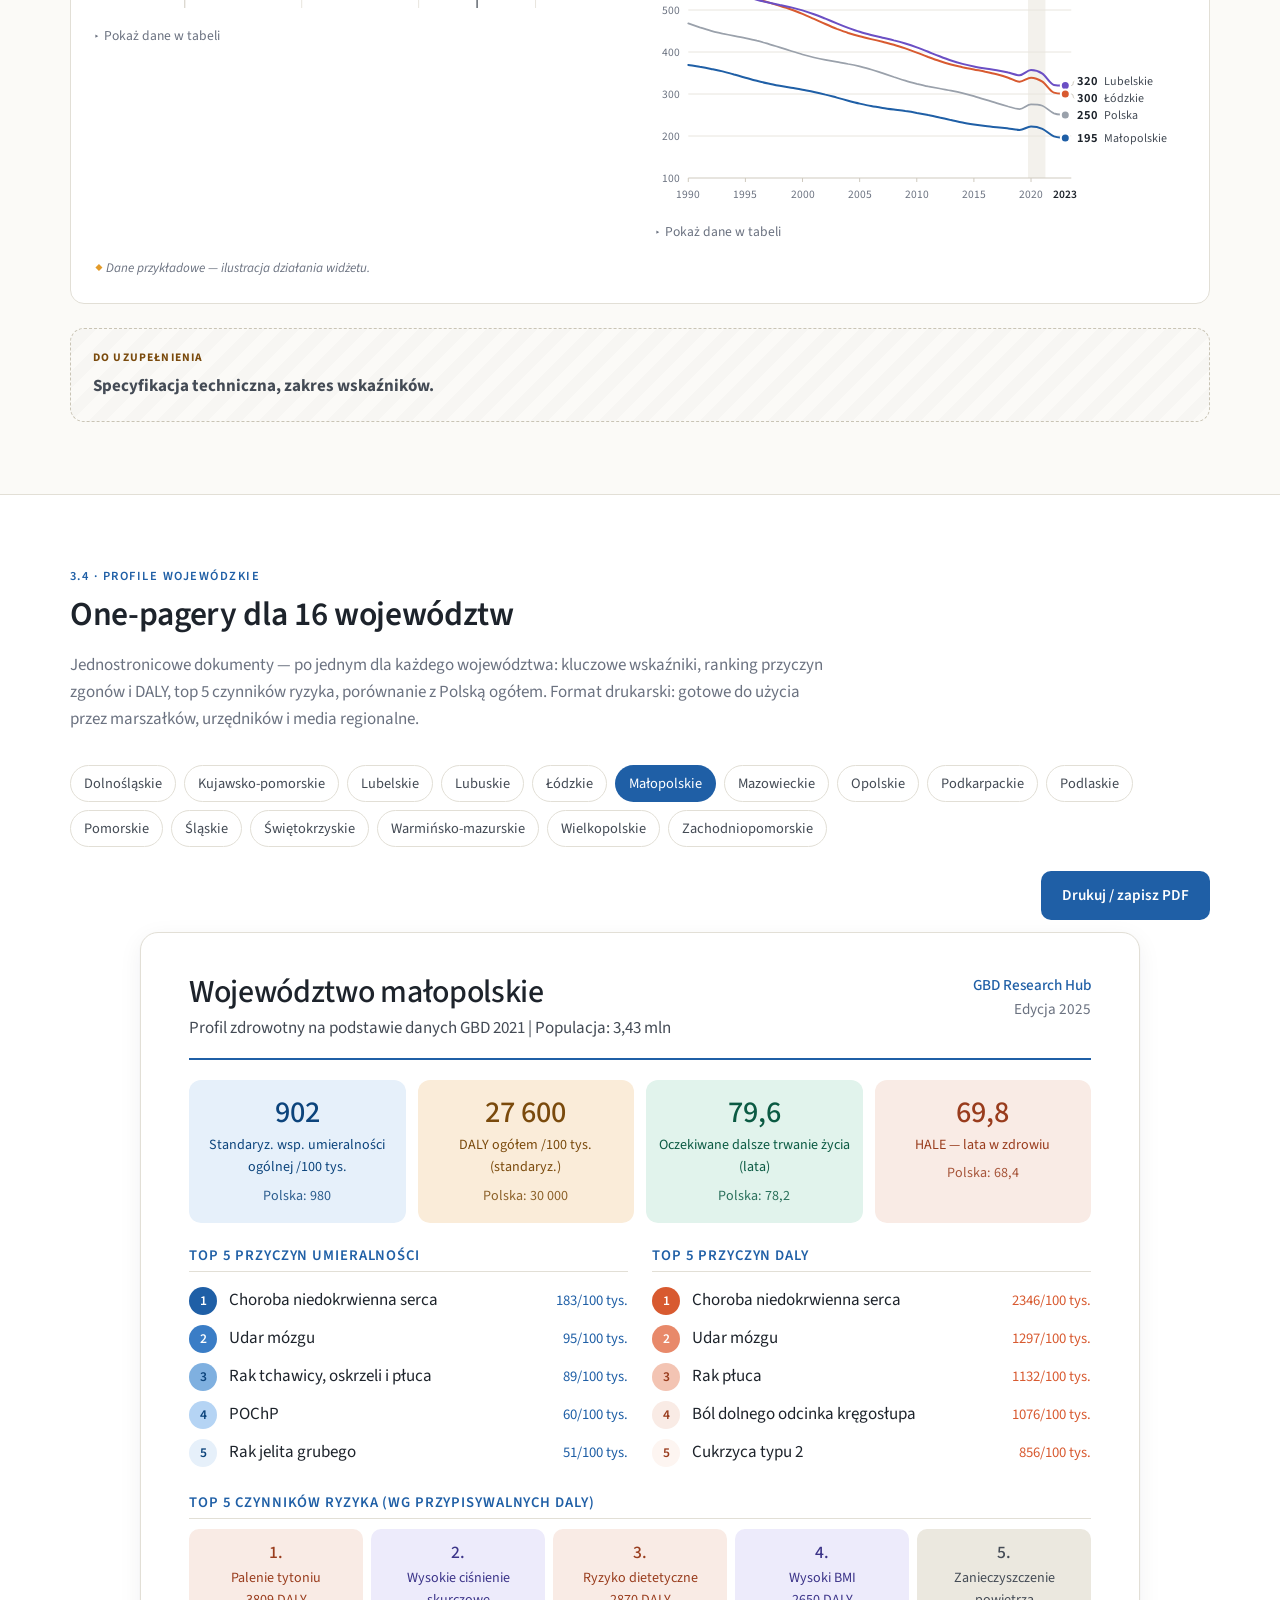
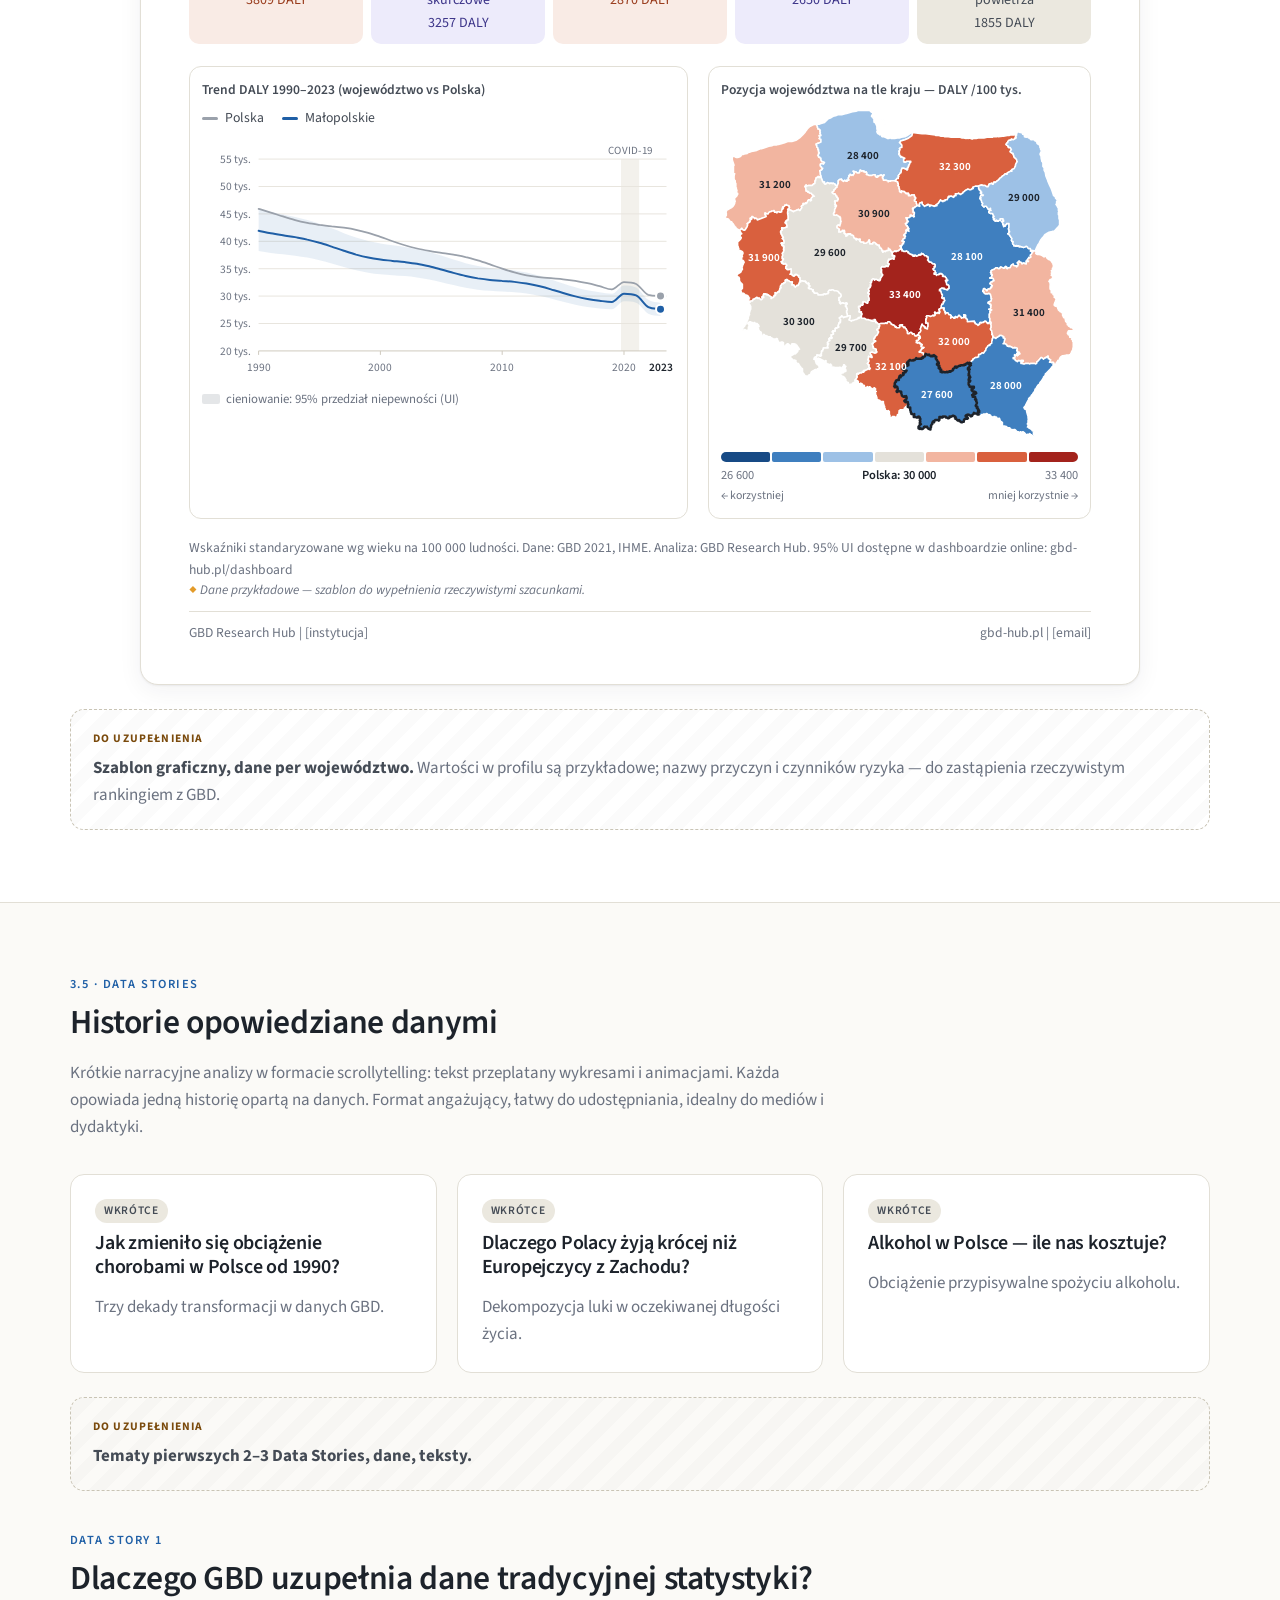
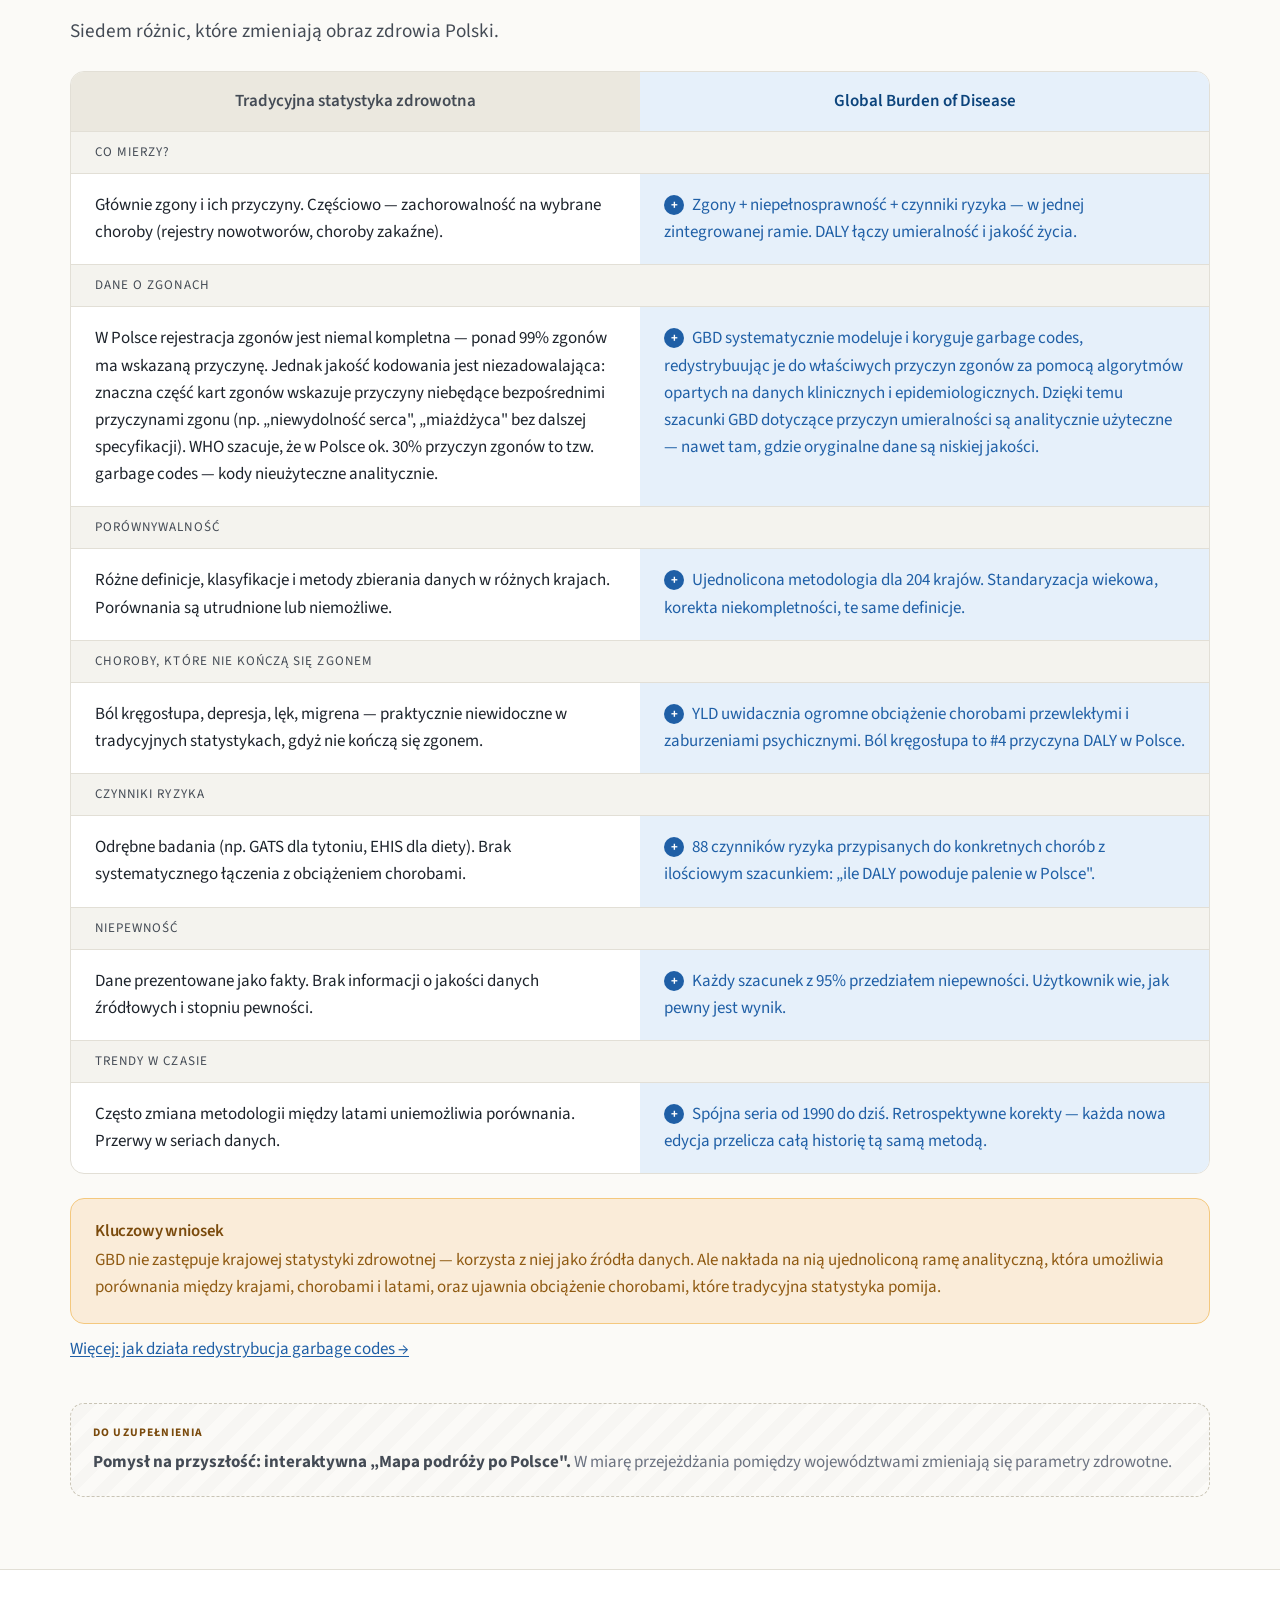
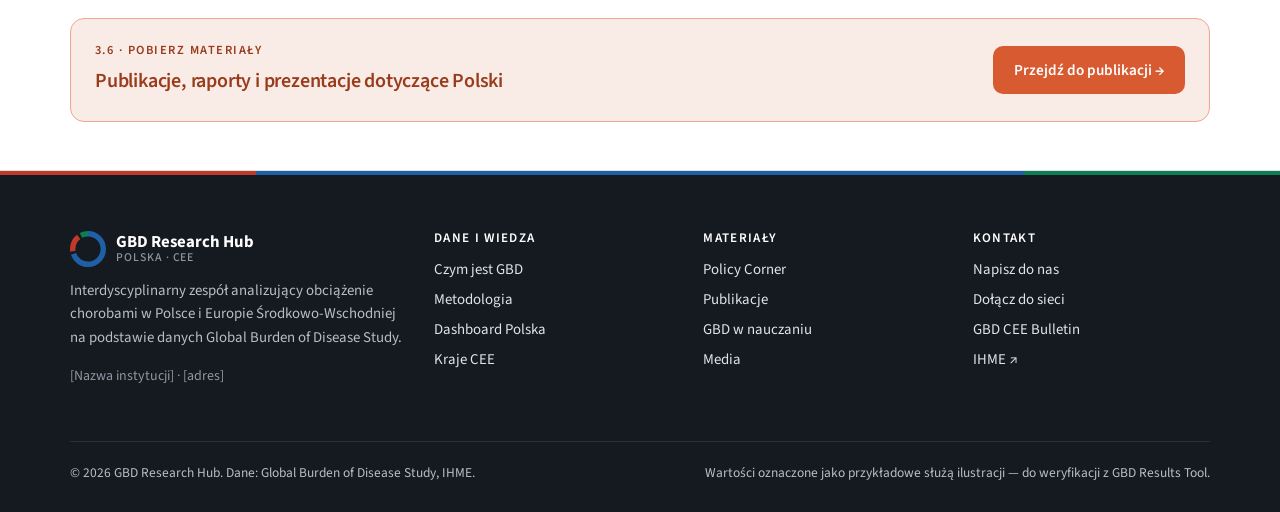
<file: polska.html>
<!doctype html>
<html lang="pl">
<head>
  <meta charset="utf-8">
  <meta name="viewport" content="width=device-width, initial-scale=1">
  <title>Polska — GBD Research Hub</title>
  <meta name="description" content="Obciążenie chorobami w Polsce i województwach: przegląd krajowy, dashboard, porównywarka województw, profile wojewódzkie i Data Stories.">
  <link rel="preconnect" href="https://fonts.googleapis.com">
  <link rel="preconnect" href="https://fonts.gstatic.com" crossorigin>
  <link href="https://fonts.googleapis.com/css2?family=Source+Sans+3:wght@400;500;600;700&family=JetBrains+Mono:wght@400&display=swap" rel="stylesheet">
  <link rel="stylesheet" href="assets/css/styles.css">
  <link rel="icon" href="assets/img/favicon.svg" type="image/svg+xml">
  <style>
    .overview-block { display: grid; grid-template-columns: minmax(0, 1fr); gap: 22px; }
    .overview-block + .overview-block { margin-top: 56px; padding-top: 44px; border-top: 1px solid var(--line); }
    .ov-text { display: grid; grid-template-columns: minmax(0, 1.2fr) minmax(0, 1fr); gap: 8px 32px; align-items: start; }
    .ov-text .eyebrow, .ov-text h3 { grid-column: 1 / -1; }
    .ov-charts { display: grid; grid-template-columns: minmax(0, 1.55fr) minmax(0, 1fr); gap: 20px; align-items: start; }
    #ryzyka .ov-charts { grid-template-columns: minmax(0, 1fr) minmax(0, 1fr); }
    figure.chart-card { margin: 0; }
    @media (max-width: 960px) { .ov-charts, #ryzyka .ov-charts, .ov-text { grid-template-columns: minmax(0, 1fr); } }

    /* Dashboard */
    .dash { background: var(--paper); border: 1px solid var(--line); border-radius: 18px; padding: 24px; }
    .dash .controls .field { min-width: 150px; }
    .dash-year { display: flex; align-items: center; gap: 10px; }
    .dash-year output { font-weight: 600; font-variant-numeric: tabular-nums; min-width: 3.2em; }
    .dash-grid { display: grid; grid-template-columns: minmax(0, .95fr) minmax(0, 1.05fr); gap: 28px; align-items: start; }
    @media (max-width: 900px) { .dash-grid { grid-template-columns: 1fr; } }
    .dash-title { font-size: 1rem; font-weight: 600; margin: 0 0 4px; }
    .dash-sub { font-size: .85rem; color: var(--ink-3); margin: 0 0 12px; }
    .kpis { display: grid; grid-template-columns: repeat(4, 1fr); gap: 10px; margin-bottom: 18px; }
    .kpis .kpi { padding: 12px 10px; }
    .kpis .k-value { font-size: 1.5rem; }
    .kpis .k-note { font-size: .78rem; color: var(--ink-3); }
    .kpis .k-value small { font-size: .55em; color: var(--ink-3); font-weight: 500; }
    .kpis .k-range { font-size: 1.15rem !important; padding: .35em 0; }
    .kpis .k-arrow { font-size: .6em; margin-right: 4px; vertical-align: .18em; }
    .k-rankbar { display: grid; grid-template-columns: repeat(16, 1fr); gap: 2px; margin: 8px 6px 2px; }
    .k-rankbar i { height: 8px; border-radius: 2px; background: var(--sand-2); }
    .k-rankbar i.on { background: var(--ncd); height: 12px; margin-top: -2px; }
    @media (max-width: 620px) { .kpis { grid-template-columns: repeat(2, 1fr); } }
    .rank-bar { height: 12px; min-width: 80px; }
    .rank-bar i { display: block; height: 100%; border-radius: 0 4px 4px 0; transition: width .5s cubic-bezier(.2,.75,.2,1); }
    table.data tr.is-sel td { background: var(--ncd-tint); font-weight: 600; }
    table.data tr.is-pl td { background: var(--sand); font-weight: 600; }
    table.data tbody tr { cursor: pointer; }
    .diff-up { color: var(--cmnn); } .diff-down { color: var(--ncd); }

    /* Porównywarka */
    .cmp-msg { font-size: .85rem; color: var(--amber-dark); min-height: 1.3em; margin-top: 6px; }

    /* Profile — one-pager */
    .voiv-list { display: flex; flex-wrap: wrap; gap: 8px; margin-bottom: 24px; }
    .onepager { background: #fff; border: 1px solid var(--line); border-radius: 18px; padding: 40px 48px; box-shadow: var(--shadow); max-width: 1000px; margin: 0 auto; }
    .op-head { display: flex; justify-content: space-between; gap: 20px; border-bottom: 2px solid var(--ncd); padding-bottom: 16px; margin-bottom: 20px; flex-wrap: wrap; }
    .op-head h3 { font-size: 2rem; font-weight: 500; margin: 0 0 4px; }
    .op-head p { margin: 0; color: var(--ink-2); }
    .op-brand { text-align: right; font-size: .95rem; color: var(--ink-3); }
    .op-brand b { display: block; color: var(--ncd); font-weight: 500; }
    .op-kpis { display: grid; grid-template-columns: repeat(4, 1fr); gap: 12px; margin-bottom: 24px; }
    .op-kpi { border-radius: 12px; padding: 16px 12px; text-align: center; font-size: .88rem; }
    .op-kpi .v { font-size: 1.9rem; font-weight: 500; line-height: 1.1; margin-bottom: 4px; }
    .op-kpi .pl { margin-top: 6px; opacity: .85; }
    .op-h { font-size: .92rem; text-transform: uppercase; letter-spacing: .06em; color: var(--ncd); font-weight: 600; border-bottom: 1px solid var(--line); padding-bottom: 6px; margin: 0 0 10px; }
    .op-two { display: grid; grid-template-columns: 1fr 1fr; gap: 24px; margin-bottom: 22px; }
    .op-list { list-style: none; margin: 0; padding: 0; }
    .op-list li { display: grid; grid-template-columns: 30px 1fr auto; gap: 10px; align-items: center; padding: 5px 0; }
    .op-list .n { width: 28px; height: 28px; border-radius: 50%; display: grid; place-items: center; font-size: .85rem; font-weight: 600; }
    .op-list .r { font-variant-numeric: tabular-nums; font-size: .92rem; }
    .op-risks { display: grid; grid-template-columns: repeat(5, 1fr); gap: 8px; margin-bottom: 22px; }
    .op-risk { border-radius: 10px; padding: 10px 6px; text-align: center; font-size: .88rem; }
    .op-risk b { display: block; font-size: 1.1rem; font-weight: 500; }
    .op-charts { display: grid; grid-template-columns: minmax(0, 1.3fr) minmax(0, 1fr); gap: 20px; }
    .op-charts .viz-scale { max-width: 100%; }
    .op-charts .box { border: 1px solid var(--line); border-radius: 12px; padding: 12px; }
    .op-charts .box h5 { margin: 0 0 6px; font-size: .85rem; color: var(--ink-2); font-weight: 600; }
    .op-foot { margin-top: 18px; font-size: .85rem; color: var(--ink-3); }
    .op-foot .bar { display: flex; justify-content: space-between; border-top: 1px solid var(--line); padding-top: 10px; margin-top: 10px; flex-wrap: wrap; gap: 8px; }
    @media (max-width: 760px) {
      .onepager { padding: 22px 18px; }
      .op-kpis { grid-template-columns: 1fr 1fr; }
      .op-two, .op-charts { grid-template-columns: 1fr; }
      .op-risks { grid-template-columns: 1fr 1fr; }
      .op-brand { text-align: left; }
    }
    @media print {
      body.print-profile * { visibility: hidden; }
      body.print-profile #onepager, body.print-profile #onepager * { visibility: visible; }
      body.print-profile #onepager { position: absolute; left: 0; top: 0; width: 100%; border: 0; box-shadow: none; padding: 0; }
      body.print-profile .gbd-stripe { display: none; }
      @page { size: A4; margin: 12mm; }
    }

    .story-card { display: flex; flex-direction: column; gap: 8px; text-decoration: none; color: inherit; }
    .story-card .badge { align-self: flex-start; }
  </style>
</head>
<body>
  <div data-site-header></div>

  <main id="main">
    <section class="page-hero">
      <div class="container">
        <nav class="breadcrumbs" aria-label="Okruszki"><a href="index.html">Start</a> / Polska</nav>
        <span class="eyebrow">3 · Polska</span>
        <h1>Obciążenie chorobami w Polsce</h1>
        <p class="lead">Analizy, interaktywne dashboardy i materiały do pobrania dla decydentów, badaczy, mediów i studentów — dla Polski ogółem i 16 województw.</p>
        <nav class="toc" aria-label="Spis treści">
          <a href="#przeglad">Przegląd krajowy</a>
          <a href="#dashboard">Dashboard</a>
          <a href="#porownywarka">Porównywarka województw</a>
          <a href="#profile">Profile wojewódzkie</a>
          <a href="#data-stories">Data Stories</a>
          <a href="#materialy">Pobierz materiały</a>
        </nav>
      </div>
    </section>

    <!-- 3.1 Przegląd krajowy -->
    <section class="section" id="przeglad">
      <div class="container">
        <div class="section-head">
          <span class="eyebrow">3.1 · Przegląd krajowy</span>
          <h2>Sytuacja zdrowotna Polski w danych GBD</h2>
          <p class="muted">Tekstowa analiza sytuacji zdrowotnej Polski na podstawie najnowszych danych GBD, aktualizowana z każdą nową edycją. Ton: analityczny, ale przystępny dla nieepidemiologów.</p>
        </div>

        <div class="overview-block" id="zgony">
          <div class="prose ov-text">
            <span class="eyebrow">3.1.1</span>
            <h3 class="mt-0">Zgony</h3>
            <p>Przegląd głównych przyczyn zgonów w Polsce: ranking, trendy od 1990, porównanie z UE/CEE. Kluczowe wykresy i tabele osadzone w tekście.</p>
            <div class="todo"><strong>Dane liczbowe, wykresy, komentarz analityczny zespołu.</strong></div>
          </div>
          <div class="ov-charts">
            <figure class="chart-card ov-wide">
              <figcaption><p class="cc-title">Jak zmieniła się kolejność przyczyn zgonów?</p>
              <p class="cc-sub">Ranking 12 głównych przyczyn zgonów, Polska 1990 → 2023 · najedź na przyczynę, aby prześledzić jej drogę</p></figcaption>
              <div id="ov-ranks"></div>
              <p class="sample-note">Dane przykładowe — rangi i zmiany ilustracyjne, do zastąpienia eksportem z GBD Results Tool.</p>
            </figure>
            <figure class="chart-card">
              <figcaption><p class="cc-title">Umieralność: choroby krążenia vs nowotwory</p>
              <p class="cc-sub">Standaryzowany współczynnik na 100 tys., Polska 1990–2023, z 95% UI</p></figcaption>
              <div id="ov-deaths"></div>
              <p class="sample-note">Dane przykładowe.</p>
            </figure>
          </div>
        </div>

        <div class="overview-block" id="daly">
          <div class="prose ov-text">
            <span class="eyebrow">3.1.2</span>
            <h3 class="mt-0">DALY</h3>
            <p>Przegląd obciążenia chorobami mierzonego w DALY: główne przyczyny, zmiany w czasie, struktura YLL vs YLD. Uwypuklenie roli chorób przewlekłych i zaburzeń psychicznych.</p>
            <div class="todo"><strong>Dane liczbowe, wykresy, komentarz analityczny zespołu.</strong></div>
          </div>
          <div class="ov-charts">
            <figure class="chart-card ov-wide">
              <figcaption><p class="cc-title">Na co Polacy tracą lata zdrowego życia?</p>
              <p class="cc-sub">DALY wg przyczyn, Polska 2023 · pole prostokąta = udział w całkowitym obciążeniu · barwy wg grup przyczyn GBD</p></figcaption>
              <div id="ov-treemap"></div>
              <p class="sample-note">Dane przykładowe — proporcje przybliżone.</p>
            </figure>
            <figure class="chart-card">
              <figcaption><p class="cc-title">Coraz więcej lat z chorobą, nie przed czasem utraconych</p>
              <p class="cc-sub">Struktura DALY: YLL vs YLD, Polska 1990–2023</p></figcaption>
              <div id="ov-daly"></div>
              <p class="sample-note">Dane przykładowe — proporcje ilustracyjne.</p>
            </figure>
          </div>
        </div>

        <div class="overview-block" id="ryzyka">
          <div class="prose ov-text">
            <span class="eyebrow">3.1.3</span>
            <h3 class="mt-0">Czynniki ryzyka</h3>
            <p>Przegląd kluczowych czynników ryzyka w Polsce: ranking, trendy, porównanie z regionem. Podział na czynniki behawioralne, metaboliczne i środowiskowe.</p>
            <div class="todo"><strong>Dane liczbowe, wykresy, komentarz analityczny zespołu.</strong></div>
          </div>
          <div class="ov-charts">
            <figure class="chart-card">
              <figcaption><p class="cc-title">Dziesięć czynników ryzyka o największym obciążeniu</p>
              <p class="cc-sub">% wszystkich DALY przypisywalnych czynnikowi, Polska 2023, z 95% UI</p></figcaption>
              <div id="ov-risks"></div>
              <p class="sample-note">Dane przykładowe — ranking ilustracyjny.</p>
            </figure>
            <figure class="chart-card">
              <figcaption><p class="cc-title">Co się zmieniło od 1990 roku?</p>
              <p class="cc-sub">% DALY przypisywalnych czynnikowi: 1990 → 2023</p></figcaption>
              <div id="ov-risk-change"></div>
              <p class="sample-note">Dane przykładowe.</p>
            </figure>
          </div>
        </div>
      </div>
    </section>

    <!-- 3.2 Dashboard -->
    <section class="section alt" id="dashboard">
      <div class="container">
        <div class="section-head">
          <span class="eyebrow">3.2 · Dashboard</span>
          <h2>Dashboard: kraj / województwa</h2>
          <p class="muted">Wybierz poziom, wskaźnik, rok, płeć i grupę wieku. Kliknij województwo na mapie lub w tabeli, aby zobaczyć jego trend na tle Polski.</p>
        </div>

        <div class="dash">
          <div class="controls">
            <div class="field"><label for="d-level">Poziom</label><select id="d-level"></select></div>
            <div class="field"><label for="d-ind">Wskaźnik</label><select id="d-ind"></select></div>
            <div class="field"><label for="d-age">Grupa wieku</label>
              <select id="d-age">
                <option value="all">Wszystkie (standaryzowane wg wieku)</option>
                <option value="0-14">0–14 lat</option>
                <option value="15-49">15–49 lat</option>
                <option value="50-69">50–69 lat</option>
                <option value="70+">70+ lat</option>
              </select></div>
            <div class="field"><label id="d-sex-l">Płeć</label>
              <div class="seg" role="group" aria-labelledby="d-sex-l" id="d-sex">
                <button type="button" data-v="all" aria-pressed="true">Ogółem</button>
                <button type="button" data-v="f" aria-pressed="false">Kobiety</button>
                <button type="button" data-v="m" aria-pressed="false">Mężczyźni</button>
              </div></div>
            <div class="field" style="flex:1.4"><label for="d-year">Rok</label>
              <div class="dash-year"><input type="range" id="d-year" min="1990" max="2023" step="1" value="2023"><output id="d-year-o" for="d-year">2023</output></div></div>
          </div>

          <div class="dash-grid">
            <div>
              <p class="dash-title" id="d-map-title">Mapa województw</p>
              <p class="dash-sub" id="d-map-sub"></p>
              <div id="d-map"></div>
            </div>
            <div>
              <div class="kpis" id="d-kpis"></div>
              <p class="dash-title" id="d-trend-title">Trend 1990–2023</p>
              <p class="dash-sub" id="d-trend-sub"></p>
              <div id="d-trend"></div>
            </div>
          </div>

          <h3 class="mt-3" style="font-size:1.05rem">Ranking województw</h3>
          <div class="table-wrap" id="d-rank"></div>
          <p class="sample-note mt-1">Wszystkie wartości w dashboardzie są danymi przykładowymi (ilustracja działania). Podział wg płci i wieku oparty na uproszczonych mnożnikach.</p>
        </div>

        <div class="todo mt-2"><strong>Specyfikacja techniczna dashboardu, źródło danych, zakres.</strong> Docelowo: eksport z GBD Results Tool (subnarodowe szacunki dla 16 województw, 1990–2023) z wartościami val / lower / upper i przedziałami niepewności 95% UI wyświetlanymi w podpowiedziach.</div>
      </div>
    </section>

    <!-- 3.3 Porównywarka województw -->
    <section class="section" id="porownywarka">
      <div class="container">
        <div class="section-head">
          <span class="eyebrow">3.3 · Porównywarka</span>
          <h2>Porównaj województwa</h2>
          <p class="muted">Wybierz 2–3 województwa i wskaźnik — zobacz porównanie na tle Polski.</p>
        </div>
        <div class="card">
          <div class="field"><label id="c-voiv-l">Województwa (maks. 3)</label>
            <div class="chips" id="c-voiv" role="group" aria-labelledby="c-voiv-l"></div>
            <div class="cmp-msg" id="c-msg" role="status"></div></div>
          <div class="controls" style="margin-bottom:12px">
            <div class="field" style="max-width:420px"><label for="c-ind">Wskaźnik</label><select id="c-ind"></select></div>
          </div>
          <div class="grid g2" style="gap:32px;align-items:start">
            <div><p class="dash-title">Wartość w 2023 r.</p><p class="dash-sub" id="c-unit"></p><div id="c-bars"></div></div>
            <div><p class="dash-title">Trend 1990–2023</p><p class="dash-sub">&nbsp;</p><div id="c-trend"></div></div>
          </div>
          <p class="sample-note mt-1 mb-0">Dane przykładowe — ilustracja działania widżetu.</p>
        </div>
        <div class="todo mt-2"><strong>Specyfikacja techniczna, zakres wskaźników.</strong></div>
      </div>
    </section>

    <!-- 3.4 Profile wojewódzkie -->
    <section class="section alt" id="profile">
      <div class="container">
        <div class="section-head">
          <span class="eyebrow">3.4 · Profile wojewódzkie</span>
          <h2>One-pagery dla 16 województw</h2>
          <p class="muted">Jednostronicowe dokumenty — po jednym dla każdego województwa: kluczowe wskaźniki, ranking przyczyn zgonów i DALY, top 5 czynników ryzyka, porównanie z Polską ogółem. Format drukarski: gotowe do użycia przez marszałków, urzędników i media regionalne.</p>
        </div>
        <div class="voiv-list chips" id="p-list" role="group" aria-label="Wybierz województwo"></div>
        <div style="display:flex;justify-content:flex-end;margin-bottom:12px" class="no-print">
          <button type="button" class="btn btn-primary" id="p-print">Drukuj / zapisz PDF</button>
        </div>
        <article class="onepager" id="onepager" aria-live="polite"></article>
        <div class="todo mt-2"><strong>Szablon graficzny, dane per województwo.</strong> Wartości w profilu są przykładowe; nazwy przyczyn i czynników ryzyka — do zastąpienia rzeczywistym rankingiem z GBD.</div>
      </div>
    </section>

    <!-- 3.5 Data Stories -->
    <section class="section" id="data-stories">
      <div class="container">
        <div class="section-head">
          <span class="eyebrow">3.5 · Data Stories</span>
          <h2>Historie opowiedziane danymi</h2>
          <p class="muted">Krótkie narracyjne analizy w formacie scrollytelling: tekst przeplatany wykresami i animacjami. Każda opowiada jedną historię opartą na danych. Format angażujący, łatwy do udostępniania, idealny do mediów i dydaktyki.</p>
        </div>

        <div class="grid g3 mb-2">
          <div class="card story-card"><span class="badge">Wkrótce</span><h3>Jak zmieniło się obciążenie chorobami w Polsce od 1990?</h3><p class="muted">Trzy dekady transformacji w danych GBD.</p></div>
          <div class="card story-card"><span class="badge">Wkrótce</span><h3>Dlaczego Polacy żyją krócej niż Europejczycy z Zachodu?</h3><p class="muted">Dekompozycja luki w oczekiwanej długości życia.</p></div>
          <div class="card story-card"><span class="badge">Wkrótce</span><h3>Alkohol w Polsce — ile nas kosztuje?</h3><p class="muted">Obciążenie przypisywalne spożyciu alkoholu.</p></div>
        </div>
        <div class="todo mb-2"><strong>Tematy pierwszych 2–3 Data Stories, dane, teksty.</strong></div>

        <article class="mt-3" id="story-1">
          <span class="eyebrow">Data Story 1</span>
          <h2>Dlaczego GBD uzupełnia dane tradycyjnej statystyki?</h2>
          <p class="lead">Siedem różnic, które zmieniają obraz zdrowia Polski.</p>

          <div class="compare mt-2" role="table" aria-label="Porównanie tradycyjnej statystyki zdrowotnej i Global Burden of Disease">
            <div class="compare-head" role="row"><div role="columnheader">Tradycyjna statystyka zdrowotna</div><div role="columnheader">Global Burden of Disease</div></div>

            <div class="compare-cat">Co mierzy?</div>
            <div class="compare-row" role="row">
              <div role="cell">Głównie zgony i ich przyczyny. Częściowo — zachorowalność na wybrane choroby (rejestry nowotworów, choroby zakaźne).</div>
              <div role="cell">Zgony + niepełnosprawność + czynniki ryzyka — w jednej zintegrowanej ramie. DALY łączy umieralność i jakość życia.</div>
            </div>

            <div class="compare-cat">Dane o zgonach</div>
            <div class="compare-row" role="row">
              <div role="cell">W Polsce rejestracja zgonów jest niemal kompletna — ponad 99% zgonów ma wskazaną przyczynę. Jednak jakość kodowania jest niezadowalająca: znaczna część kart zgonów wskazuje przyczyny niebędące bezpośrednimi przyczynami zgonu (np. „niewydolność serca", „miażdżyca" bez dalszej specyfikacji). WHO szacuje, że w Polsce ok. 30% przyczyn zgonów to tzw. garbage codes — kody nieużyteczne analitycznie.</div>
              <div role="cell">GBD systematycznie modeluje i koryguje garbage codes, redystrybuując je do właściwych przyczyn zgonów za pomocą algorytmów opartych na danych klinicznych i epidemiologicznych. Dzięki temu szacunki GBD dotyczące przyczyn umieralności są analitycznie użyteczne — nawet tam, gdzie oryginalne dane są niskiej jakości.</div>
            </div>

            <div class="compare-cat">Porównywalność</div>
            <div class="compare-row" role="row">
              <div role="cell">Różne definicje, klasyfikacje i metody zbierania danych w różnych krajach. Porównania są utrudnione lub niemożliwe.</div>
              <div role="cell">Ujednolicona metodologia dla 204 krajów. Standaryzacja wiekowa, korekta niekompletności, te same definicje.</div>
            </div>

            <div class="compare-cat">Choroby, które nie kończą się zgonem</div>
            <div class="compare-row" role="row">
              <div role="cell">Ból kręgosłupa, depresja, lęk, migrena — praktycznie niewidoczne w tradycyjnych statystykach, gdyż nie kończą się zgonem.</div>
              <div role="cell">YLD uwidacznia ogromne obciążenie chorobami przewlekłymi i zaburzeniami psychicznymi. Ból kręgosłupa to #4 przyczyna DALY w Polsce.</div>
            </div>

            <div class="compare-cat">Czynniki ryzyka</div>
            <div class="compare-row" role="row">
              <div role="cell">Odrębne badania (np. GATS dla tytoniu, EHIS dla diety). Brak systematycznego łączenia z obciążeniem chorobami.</div>
              <div role="cell">88 czynników ryzyka przypisanych do konkretnych chorób z ilościowym szacunkiem: „ile DALY powoduje palenie w Polsce".</div>
            </div>

            <div class="compare-cat">Niepewność</div>
            <div class="compare-row" role="row">
              <div role="cell">Dane prezentowane jako fakty. Brak informacji o jakości danych źródłowych i stopniu pewności.</div>
              <div role="cell">Każdy szacunek z 95% przedziałem niepewności. Użytkownik wie, jak pewny jest wynik.</div>
            </div>

            <div class="compare-cat">Trendy w czasie</div>
            <div class="compare-row" role="row">
              <div role="cell">Często zmiana metodologii między latami uniemożliwia porównania. Przerwy w seriach danych.</div>
              <div role="cell">Spójna seria od 1990 do dziś. Retrospektywne korekty — każda nowa edycja przelicza całą historię tą samą metodą.</div>
            </div>
          </div>

          <div class="tone tone-amber mt-2">
            <h4>Kluczowy wniosek</h4>
            <p>GBD nie zastępuje krajowej statystyki zdrowotnej — korzysta z niej jako źródła danych. Ale nakłada na nią ujednoliconą ramę analityczną, która umożliwia porównania między krajami, chorobami i latami, oraz ujawnia obciążenie chorobami, które tradycyjna statystyka pomija.</p>
          </div>
          <p class="mt-1"><a href="nauczanie.html#garbage-codes">Więcej: jak działa redystrybucja garbage codes →</a></p>
        </article>

        <div class="todo mt-3"><strong>Pomysł na przyszłość: interaktywna „Mapa podróży po Polsce".</strong> W miarę przejeżdżania pomiędzy województwami zmieniają się parametry zdrowotne.</div>
      </div>
    </section>

    <!-- 3.6 Pobierz materiały -->
    <section class="section tight alt" id="materialy">
      <div class="container">
        <a class="tone tone-coral" href="publikacje.html?region=pl" style="display:flex;justify-content:space-between;align-items:center;gap:20px;flex-wrap:wrap;text-decoration:none">
          <div><span class="eyebrow" style="color:var(--coral-dark)">3.6 · Pobierz materiały</span><h3 class="mb-0">Publikacje, raporty i prezentacje dotyczące Polski</h3></div>
          <span class="btn btn-coral">Przejdź do publikacji →</span>
        </a>
      </div>
    </section>
  </main>

  <div data-site-footer></div>
  <script src="assets/js/data.js"></script>
  <script src="assets/js/site.js"></script>
  <script src="assets/js/geo.js"></script>
  <script src="assets/js/charts.js"></script>
  <script src="assets/js/pages/polska.js"></script>
</body>
</html>
</file>
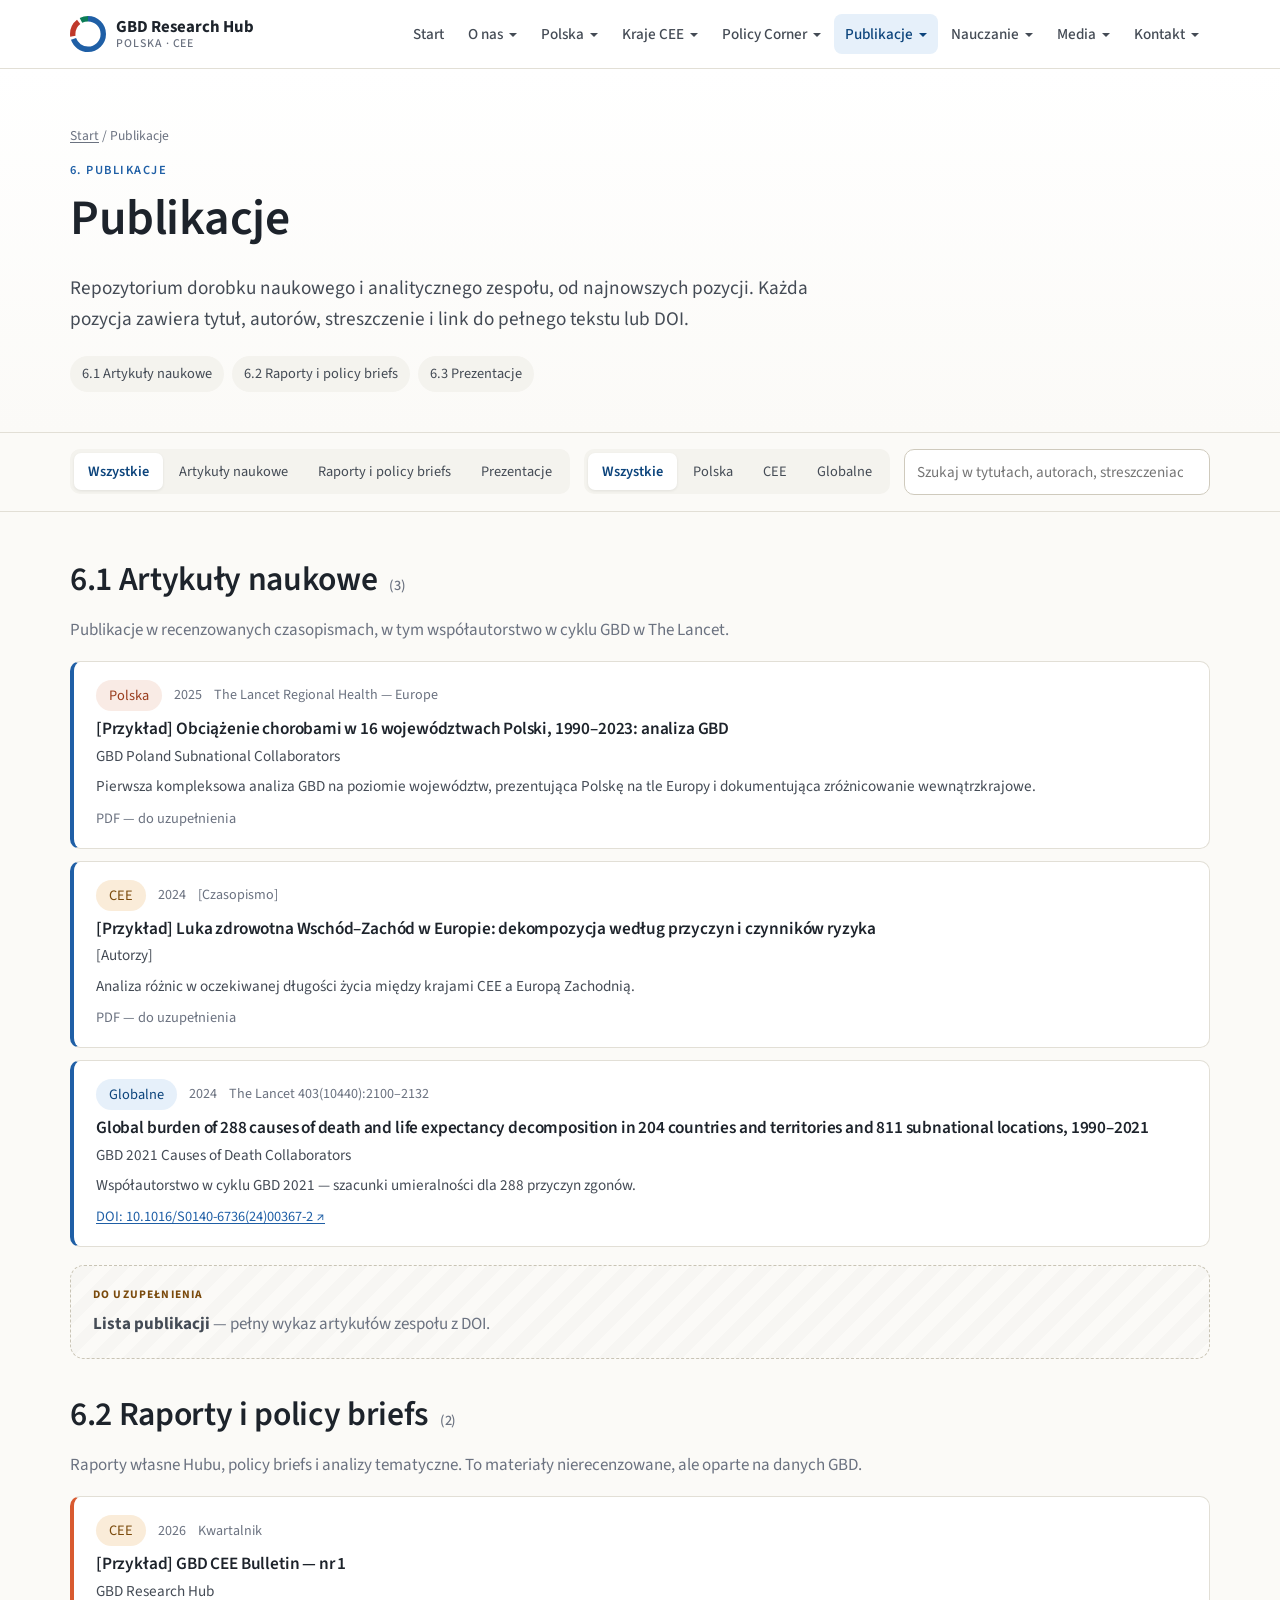
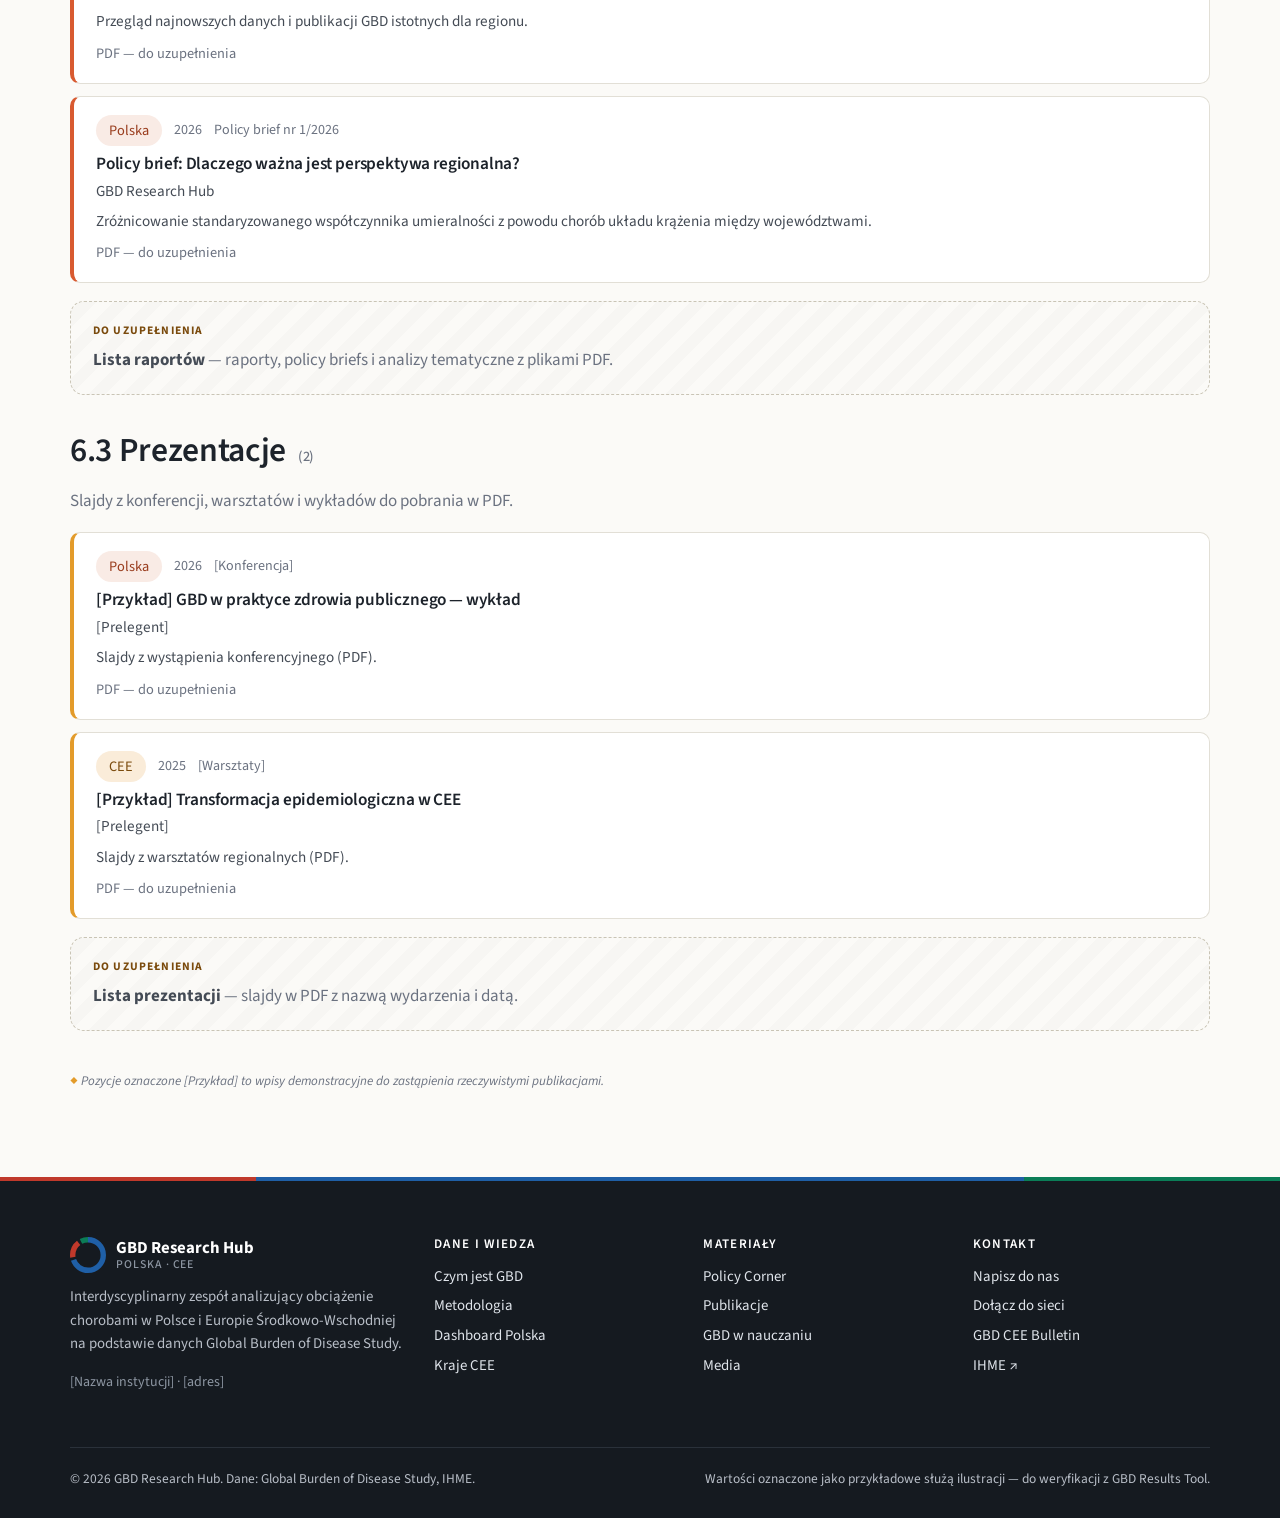
<file: publikacje.html>
<!doctype html>
<html lang="pl">
<head>
  <meta charset="utf-8">
  <meta name="viewport" content="width=device-width, initial-scale=1">
  <title>Publikacje — GBD Research Hub</title>
  <meta name="description" content="Repozytorium dorobku naukowego i analitycznego GBD Research Hub: artykuły naukowe, raporty i policy briefs, prezentacje.">
  <link rel="preconnect" href="https://fonts.googleapis.com">
  <link rel="preconnect" href="https://fonts.gstatic.com" crossorigin>
  <link href="https://fonts.googleapis.com/css2?family=Source+Sans+3:wght@400;500;600;700&family=JetBrains+Mono:wght@400&display=swap" rel="stylesheet">
  <link rel="stylesheet" href="assets/css/styles.css">
  <link rel="icon" href="assets/img/favicon.svg" type="image/svg+xml">
  <style>
    .filter-bar { position: sticky; top: 68px; z-index: 5; background: rgba(251,250,247,.96); backdrop-filter: blur(8px); padding: 16px 0; border-bottom: 1px solid var(--line); }
    .filter-bar .controls { margin: 0; align-items: center; }
    .filter-bar .field { flex: 1 1 220px; }
    .region-banner { display: none; margin-top: 18px; }
    .region-banner.show { display: flex; justify-content: space-between; align-items: center; gap: 12px; flex-wrap: wrap; }
    .pub-group { padding-top: 36px; scroll-margin-top: 150px; }
    .pub-group h2 { display: flex; align-items: baseline; gap: 12px; flex-wrap: wrap; }
    .pub-group h2 .count { font-size: .9rem; font-weight: 500; color: var(--ink-3); }
    .pub-list { list-style: none; margin: 0 0 18px; padding: 0; display: grid; gap: 12px; }
    .pub { background: var(--paper); border: 1px solid var(--line); border-left: 4px solid var(--ncd); border-radius: var(--radius-sm); padding: 18px 22px; }
    .pub[data-type="raport"] { border-left-color: var(--coral); }
    .pub[data-type="prezentacja"] { border-left-color: var(--amber); }
    .pub h3 { font-size: 1.08rem; margin-bottom: 4px; }
    .pub .meta { font-size: .88rem; color: var(--ink-3); margin-bottom: 8px; display: flex; flex-wrap: wrap; gap: 6px 12px; align-items: center; }
    .pub .authors { color: var(--ink-2); font-size: .95rem; margin-bottom: 6px; }
    .pub p { color: var(--ink-2); font-size: .95rem; margin-bottom: 8px; }
    .pub .links { font-size: .9rem; }
    .empty { display: none; }
    .empty.show { display: block; }
    .pub-group.hidden { display: none; }
  </style>
</head>
<body>
  <div data-site-header></div>

  <main id="main">
    <section class="page-hero">
      <div class="container">
        <div class="breadcrumbs"><a href="index.html">Start</a> / Publikacje</div>
        <span class="eyebrow">6. Publikacje</span>
        <h1>Publikacje</h1>
        <p class="lead">Repozytorium dorobku naukowego i analitycznego zespołu, od najnowszych pozycji. Każda pozycja zawiera tytuł, autorów, streszczenie i link do pełnego tekstu lub DOI.</p>
        <nav class="toc" aria-label="Spis treści">
          <a href="#artykul">6.1 Artykuły naukowe</a>
          <a href="#raport">6.2 Raporty i policy briefs</a>
          <a href="#prezentacja">6.3 Prezentacje</a>
        </nav>
        <div class="region-banner tone tone-coral" id="region-banner" role="status">
          <span id="region-banner-text"></span>
          <button type="button" class="btn btn-ghost" id="region-clear">Pokaż wszystkie materiały</button>
        </div>
      </div>
    </section>

    <div class="filter-bar">
      <div class="container">
        <div class="controls" role="search">
          <div>
            <span class="sr-only" id="lbl-type">Typ materiału</span>
            <div class="seg" id="f-type" aria-labelledby="lbl-type">
              <button type="button" data-v="all" aria-pressed="true">Wszystkie</button>
              <button type="button" data-v="artykul" aria-pressed="false">Artykuły naukowe</button>
              <button type="button" data-v="raport" aria-pressed="false">Raporty i policy briefs</button>
              <button type="button" data-v="prezentacja" aria-pressed="false">Prezentacje</button>
            </div>
          </div>
          <div>
            <span class="sr-only" id="lbl-region">Region</span>
            <div class="seg" id="f-region" aria-labelledby="lbl-region">
              <button type="button" data-v="all" aria-pressed="true">Wszystkie</button>
              <button type="button" data-v="pl" aria-pressed="false">Polska</button>
              <button type="button" data-v="cee" aria-pressed="false">CEE</button>
              <button type="button" data-v="global" aria-pressed="false">Globalne</button>
            </div>
          </div>
          <div class="field">
            <label class="sr-only" for="f-q">Szukaj</label>
            <input type="search" id="f-q" placeholder="Szukaj w tytułach, autorach, streszczeniach…">
          </div>
        </div>
      </div>
    </div>

    <section class="section" style="padding-top:12px">
      <div class="container">
        <p class="empty tone tone-sand mt-2" id="empty">Brak materiałów spełniających wybrane kryteria.</p>

        <div class="pub-group" id="artykul" data-group="artykul">
          <h2>6.1 Artykuły naukowe <span class="count"></span></h2>
          <p class="muted">Publikacje w recenzowanych czasopismach, w tym współautorstwo w cyklu GBD w The Lancet.</p>
          <ul class="pub-list"></ul>
          <div class="todo"><strong>Lista publikacji</strong> — pełny wykaz artykułów zespołu z DOI.</div>
        </div>

        <div class="pub-group" id="raport" data-group="raport">
          <h2>6.2 Raporty i policy briefs <span class="count"></span></h2>
          <p class="muted">Raporty własne Hubu, policy briefs i analizy tematyczne. To materiały nierecenzowane, ale oparte na danych GBD.</p>
          <ul class="pub-list"></ul>
          <div class="todo"><strong>Lista raportów</strong> — raporty, policy briefs i analizy tematyczne z plikami PDF.</div>
        </div>

        <div class="pub-group" id="prezentacja" data-group="prezentacja">
          <h2>6.3 Prezentacje <span class="count"></span></h2>
          <p class="muted">Slajdy z konferencji, warsztatów i wykładów do pobrania w PDF.</p>
          <ul class="pub-list"></ul>
          <div class="todo"><strong>Lista prezentacji</strong> — slajdy w PDF z nazwą wydarzenia i datą.</div>
        </div>

        <p class="sample-note mt-3">Pozycje oznaczone [Przykład] to wpisy demonstracyjne do zastąpienia rzeczywistymi publikacjami.</p>
      </div>
    </section>
  </main>

  <div data-site-footer></div>
  <script src="assets/js/data.js"></script>
  <script src="assets/js/site.js"></script>
  <script src="assets/js/pages/publikacje.js"></script>
</body>
</html>
</file>
<file: assets/css/styles.css>
/* =========================================================================
   GBD Research Hub — design system
   Paleta oparta na konwencji wizualnej Global Burden of Disease (IHME):
   - Grupa I  (choroby zakaźne, matczyne, noworodkowe, żywieniowe) → czerwień
   - Grupa II (choroby niezakaźne, NCD)                               → niebieski
   - Grupa III (urazy)                                                 → zieleń
   - Mapy / skale wartości: sekwencyjne i rozbieżne niebieski → czerwony
   Uzupełnienie: koral (YLD, akcent PL), bursztyn (ostrzeżenia, wnioski),
   fiolet (etapy pośrednie), ciepła szarość (tło, czynniki środowiskowe).
   ========================================================================= */

:root {
  /* GBD — kategorie przyczyn */
  --cmnn: #c0392b;        /* Grupa I */
  --cmnn-dark: #8e2a1f;
  --cmnn-tint: #fbe9e6;
  --cmnn-mid: #f2b8ae;

  --ncd: #1f5fa6;         /* Grupa II */
  --ncd-dark: #0c447c;
  --ncd-tint: #e6f0fa;
  --ncd-mid: #b5d4f4;

  --inj: #0b7d57;         /* Grupa III */
  --inj-dark: #0b5a43;
  --inj-tint: #e1f3ec;
  --inj-mid: #9fdcc7;

  /* Akcenty */
  --coral: #d85a30;
  --coral-dark: #993c1d;
  --coral-tint: #f9ebe5;
  --coral-mid: #f3c4b3;

  --amber: #e39b2a;
  --amber-dark: #7a4a0c;
  --amber-tint: #faecd9;
  --amber-mid: #f8c779;

  --purple: #534ab7;
  --purple-dark: #3c3489;
  --purple-tint: #edebfb;
  --purple-mid: #cecbf6;

  /* Neutralne */
  --ink: #1d232b;
  --ink-2: #444b55;
  --ink-3: #6b7280;
  --line: #e2dfd6;
  --sand: #f4f3ee;
  --sand-2: #ebe8df;
  --paper: #ffffff;
  --bg: #fbfaf7;

  /* Skala rozbieżna (mapy, heatmapy) wokół punktu odniesienia, z szarym środkiem */
  --div-1: #174a85;  /* skala rozbieżna: korzystniej */
  --div-2: #3f7fbf;
  --div-3: #9dc1e6;
  --div-4: #e4e1da;  /* neutralny środek (punkt odniesienia) */
  --div-5: #f2b5a0;
  --div-6: #d9603e;
  --div-7: #a3231c;  /* mniej korzystnie */

  --radius: 14px;
  --radius-sm: 10px;
  --shadow: 0 1px 2px rgba(29, 35, 43, .06), 0 6px 24px rgba(29, 35, 43, .06);
  --max: 1180px;
  --font: "Source Sans 3", "Segoe UI", system-ui, -apple-system, Roboto, sans-serif;
  --mono: "JetBrains Mono", ui-monospace, "Cascadia Code", Consolas, monospace;
}

*, *::before, *::after { box-sizing: border-box; }
html { scroll-behavior: smooth; scroll-padding-top: 88px; }
body {
  margin: 0;
  font-family: var(--font);
  font-size: 17px;
  line-height: 1.6;
  color: var(--ink);
  background: var(--bg);
  -webkit-font-smoothing: antialiased;
}
img { max-width: 100%; display: block; }
a { color: var(--ncd); text-underline-offset: 2px; }
a:hover { color: var(--ncd-dark); }
h1, h2, h3, h4 { line-height: 1.2; margin: 0 0 .5em; font-weight: 600; letter-spacing: -.01em; }
h1 { font-size: clamp(2rem, 4.5vw, 3.1rem); }
h2 { font-size: clamp(1.55rem, 3vw, 2.1rem); }
h3 { font-size: 1.25rem; }
h4 { font-size: 1.05rem; }
p { margin: 0 0 1em; }
small, .small { font-size: .875rem; }
.muted { color: var(--ink-3); }
.mono { font-family: var(--mono); font-size: .85em; }
:focus-visible { outline: 3px solid var(--amber); outline-offset: 2px; border-radius: 4px; }

.container { max-width: var(--max); margin: 0 auto; padding: 0 20px; }
.narrow { max-width: 820px; }

/* ---------- Header / nawigacja ---------- */
.site-header {
  position: sticky; top: 0; z-index: 50;
  background: rgba(255, 255, 255, .94);
  backdrop-filter: saturate(1.4) blur(10px);
  border-bottom: 1px solid var(--line);
}
.site-header .container { display: flex; align-items: center; gap: 24px; min-height: 68px; }
.brand { display: flex; align-items: center; gap: 10px; text-decoration: none; color: var(--ink); flex-shrink: 0; }
.brand-mark { width: 36px; height: 36px; }
.brand-name { font-weight: 700; font-size: 1.05rem; line-height: 1.1; }
.brand-name span { display: block; font-weight: 500; font-size: .74rem; letter-spacing: .08em; text-transform: uppercase; color: var(--ink-3); }

.nav { margin-left: auto; }
.nav > ul { list-style: none; display: flex; gap: 2px; margin: 0; padding: 0; }
.nav li { position: relative; }
.nav a, .nav button {
  display: block; padding: 8px 11px; border-radius: 8px;
  color: var(--ink-2); text-decoration: none; font: inherit; font-size: .95rem; font-weight: 500;
  background: none; border: 0; cursor: pointer; white-space: nowrap;
}
.nav a:hover, .nav button:hover, .nav .open > button { background: var(--sand); color: var(--ink); }
.nav a[aria-current="page"], .nav li.current > button { color: var(--ncd-dark); background: var(--ncd-tint); }
.nav .has-sub > button::after { content: ""; display: inline-block; margin-left: 6px; border: 4px solid transparent; border-top-color: currentColor; transform: translateY(2px); }
.nav .sub {
  position: absolute; top: calc(100% + 6px); left: 0; min-width: 260px;
  list-style: none; margin: 0; padding: 8px; background: #fff;
  border: 1px solid var(--line); border-radius: 12px; box-shadow: var(--shadow);
  opacity: 0; visibility: hidden; transform: translateY(-4px); transition: .15s;
}
.nav > ul > li:nth-last-child(-n+4) > .sub { left: auto; right: 0; }
.nav li:hover > .sub, .nav li.open > .sub, .nav li:focus-within > .sub { opacity: 1; visibility: visible; transform: none; }
.nav .sub a { font-size: .92rem; padding: 7px 10px; }
.nav-toggle { display: none; margin-left: auto; background: none; border: 1px solid var(--line); border-radius: 8px; padding: 8px 10px; cursor: pointer; font: inherit; }

@media (max-width: 1080px) {
  .nav-toggle { display: block; }
  .nav { position: fixed; inset: 68px 0 0 0; background: #fff; overflow-y: auto; padding: 12px 20px 40px; display: none; }
  .nav.open { display: block; }
  .nav > ul { flex-direction: column; }
  .nav .sub { position: static; opacity: 1; visibility: visible; transform: none; box-shadow: none; border: 0; padding: 0 0 6px 14px; }
  .nav .has-sub > button::after { display: none; }
}

/* ---------- Sekcje / layout ---------- */
.section { padding: 72px 0; }
.section.tight { padding: 48px 0; }
.section.alt { background: var(--paper); border-top: 1px solid var(--line); border-bottom: 1px solid var(--line); }
.section-head { margin-bottom: 32px; max-width: 760px; }
.eyebrow { font-size: .78rem; letter-spacing: .12em; text-transform: uppercase; font-weight: 600; color: var(--ncd); margin-bottom: 8px; display: block; }
.lead { font-size: 1.2rem; color: var(--ink-2); }
.grid { display: grid; gap: 20px; }
.g2 { grid-template-columns: repeat(2, 1fr); }
.g3 { grid-template-columns: repeat(3, 1fr); }
.g4 { grid-template-columns: repeat(4, 1fr); }
.g5 { grid-template-columns: repeat(5, 1fr); }
@media (max-width: 900px) { .g3, .g4, .g5 { grid-template-columns: repeat(2, 1fr); } }
@media (max-width: 620px) { .g2, .g3, .g4, .g5 { grid-template-columns: 1fr; } .section { padding: 52px 0; } }

/* Hero podstron */
.page-hero { padding: 56px 0 40px; background: linear-gradient(180deg, var(--paper), var(--bg)); border-bottom: 1px solid var(--line); }
.page-hero p { max-width: 760px; }
.breadcrumbs { font-size: .85rem; color: var(--ink-3); margin-bottom: 14px; }
.breadcrumbs a { color: var(--ink-3); }

/* Spis treści podstrony */
.toc { display: flex; flex-wrap: wrap; gap: 8px; margin-top: 22px; }
.toc a { padding: 6px 12px; border-radius: 999px; background: var(--sand); color: var(--ink-2); text-decoration: none; font-size: .9rem; }
.toc a:hover { background: var(--ncd-tint); color: var(--ncd-dark); }

/* ---------- Karty ---------- */
.card { background: var(--paper); border: 1px solid var(--line); border-radius: var(--radius); padding: 24px; }
.card.flat { background: var(--sand); border-color: transparent; }
.card h3 { margin-bottom: .35em; }
.card p:last-child { margin-bottom: 0; }

/* Tonowane panele (box z mockupów) */
.tone { border-radius: var(--radius); padding: 22px 24px; border: 1px solid transparent; }
.tone > :last-child { margin-bottom: 0; }
.tone h3, .tone h4 { margin-bottom: .3em; font-weight: 600; }
.tone-blue   { background: var(--ncd-tint);    border-color: #92bbe8; color: var(--ncd-dark); }
.tone-blue p   { color: var(--ncd); }
.tone-red    { background: var(--cmnn-tint);   border-color: #ec9d92; color: var(--cmnn-dark); }
.tone-red p    { color: var(--cmnn); }
.tone-coral  { background: var(--coral-tint);  border-color: #eda88f; color: var(--coral-dark); }
.tone-coral p  { color: #b3461f; }
.tone-green  { background: var(--inj-tint);    border-color: #7fd0b4; color: var(--inj-dark); }
.tone-green p  { color: var(--inj); }
.tone-amber  { background: var(--amber-tint);  border-color: #f4c87e; color: var(--amber-dark); }
.tone-amber p  { color: #8f5a12; }
.tone-purple { background: var(--purple-tint); border-color: #b9b3ee; color: var(--purple-dark); }
.tone-purple p { color: var(--purple); }
.tone-sand   { background: var(--sand);        border-color: var(--line); color: var(--ink); }
.tone-sand p   { color: var(--ink-2); }
.tone.no-border { border-color: transparent; }

/* Pigułki / tagi */
.pills { display: flex; flex-wrap: wrap; gap: 8px; margin-top: 12px; }
.pill { display: inline-block; padding: 4px 13px; border-radius: 999px; font-size: .9rem; background: var(--sand-2); color: var(--ink-2); }
.pill.blue   { background: var(--ncd-tint);    color: var(--ncd-dark); }
.pill.red    { background: var(--cmnn-tint);   color: var(--cmnn-dark); }
.pill.coral  { background: var(--coral-tint);  color: var(--coral-dark); }
.pill.green  { background: var(--inj-tint);    color: var(--inj-dark); }
.pill.amber  { background: var(--amber-tint);  color: var(--amber-dark); }
.pill.purple { background: var(--purple-tint); color: var(--purple-dark); }
.badge { display: inline-block; font-size: .72rem; font-weight: 600; letter-spacing: .06em; text-transform: uppercase; padding: 3px 9px; border-radius: 999px; background: var(--sand-2); color: var(--ink-2); vertical-align: middle; }

/* Przyciski */
.btn { display: inline-flex; align-items: center; gap: 8px; padding: 11px 20px; border-radius: 10px; border: 1px solid transparent; font: inherit; font-weight: 600; font-size: .95rem; cursor: pointer; text-decoration: none; transition: .15s; }
.btn-primary { background: var(--ncd); color: #fff; }
.btn-primary:hover { background: var(--ncd-dark); color: #fff; }
.btn-ghost { background: transparent; border-color: var(--line); color: var(--ink); }
.btn-ghost:hover { background: var(--sand); color: var(--ink); }
.btn-coral { background: var(--coral); color: #fff; }
.btn-coral:hover { background: var(--coral-dark); color: #fff; }

/* Placeholder — „do uzupełnienia" */
.todo {
  border: 1.5px dashed #c9c4b5; border-radius: var(--radius); padding: 20px 22px;
  color: var(--ink-3); background: repeating-linear-gradient(-45deg, transparent 0 12px, rgba(0,0,0,.015) 12px 24px);
}
.todo strong { color: var(--ink-2); }
.todo::before { content: "Do uzupełnienia"; display: block; font-size: .72rem; letter-spacing: .1em; text-transform: uppercase; font-weight: 700; color: var(--amber-dark); margin-bottom: 6px; }
.sample-note { font-size: .82rem; color: var(--ink-3); font-style: italic; }
.sample-note::before { content: "◆ "; color: var(--amber); font-style: normal; }

/* ---------- Kroki (pipeline / ponumerowane listy) ---------- */
.steps { list-style: none; margin: 0; padding: 0; counter-reset: s; }
.steps > li { position: relative; padding: 0 0 30px 64px; }
.steps > li::before {
  counter-increment: s; content: counter(s);
  position: absolute; left: 0; top: 0; width: 42px; height: 42px; border-radius: 50%;
  display: grid; place-items: center; font-weight: 600; background: var(--ncd-tint); color: var(--ncd-dark);
}
.steps > li::after { content: ""; position: absolute; left: 20px; top: 50px; bottom: 8px; width: 3px; border-radius: 3px; background: var(--ncd-mid); }
.steps > li:last-child::after { display: none; }
.steps > li:last-child { padding-bottom: 0; }
.steps > li[data-tone="coral"]::before  { background: var(--coral-tint);  color: var(--coral-dark); }
.steps > li[data-tone="coral"]::after   { background: var(--coral-mid); }
.steps > li[data-tone="green"]::before  { background: var(--inj-tint);    color: var(--inj-dark); }
.steps > li[data-tone="green"]::after   { background: var(--inj-mid); }
.steps > li[data-tone="purple"]::before { background: var(--purple-tint); color: var(--purple-dark); }
.steps > li[data-tone="purple"]::after  { background: var(--purple-mid); }
.steps > li[data-tone="amber"]::before  { background: var(--amber-tint);  color: var(--amber-dark); }
.steps > li[data-tone="amber"]::after   { background: var(--amber-mid); }
.steps.compact > li::after { display: none; }
.steps.compact > li { padding-bottom: 18px; }
.steps h3, .steps h4 { margin-bottom: .25em; font-weight: 600; }
.steps p { color: var(--ink-2); margin-bottom: .4em; }

/* ---------- Oś czasu ---------- */
.timeline { list-style: none; margin: 0; padding: 0; }
.timeline li { display: grid; grid-template-columns: 84px 24px 1fr; gap: 0 14px; padding-bottom: 28px; position: relative; }
.timeline .year { text-align: right; font-weight: 600; color: var(--ink-3); font-variant-numeric: tabular-nums; padding-top: 1px; }
.timeline .dot { width: 16px; height: 16px; border-radius: 50%; background: var(--ncd); margin: 5px auto 0; position: relative; z-index: 1; }
.timeline li::after { content: ""; position: absolute; left: 109px; top: 26px; bottom: 0; width: 2px; background: var(--ncd-mid); }
.timeline li:last-child::after { display: none; }
.timeline li[data-tone="pl"] .dot { background: var(--coral); }
.timeline li[data-tone="pl"]::after { background: var(--coral-mid); }
.timeline li[data-tone="purple"] .dot { background: var(--purple); }
.timeline li[data-tone="purple"]::after { background: var(--purple-mid); }
.timeline li[data-tone="green"] .dot { background: var(--inj); }
.timeline li[data-tone="green"]::after { background: var(--inj-mid); }
.timeline li[data-tone="amber"] .dot { background: var(--amber); }
.timeline h4 { margin: 0 0 .25em; }
.timeline h4 .badge { margin-left: 8px; }
.timeline p { color: var(--ink-2); margin-bottom: .5em; }
.timeline .callout { padding: 10px 16px; border-radius: 10px; font-size: .95rem; }
@media (max-width: 620px) {
  .timeline li { grid-template-columns: 56px 18px 1fr; gap: 0 10px; }
  .timeline li::after { left: 74px; }
  .timeline .year { font-size: .85rem; }
}

/* ---------- Akordeon (słownik, drzewa) ---------- */
details.acc { border: 1px solid var(--line); border-radius: var(--radius-sm); background: var(--paper); margin-bottom: 8px; }
details.acc > summary { cursor: pointer; padding: 14px 18px; font-weight: 600; list-style: none; display: flex; align-items: center; gap: 10px; }
details.acc > summary::-webkit-details-marker { display: none; }
details.acc > summary::before { content: "+"; display: inline-grid; place-items: center; width: 22px; height: 22px; border-radius: 6px; background: var(--sand); color: var(--ink-2); font-weight: 700; flex-shrink: 0; }
details.acc[open] > summary::before { content: "–"; }
details.acc > .acc-body { padding: 0 18px 16px 50px; color: var(--ink-2); }

/* Drzewo hierarchii */
.tree { list-style: none; margin: 0; padding: 0; }
.tree details > summary { cursor: pointer; list-style: none; }
.tree details > summary::-webkit-details-marker { display: none; }
.tree-l1 > details > summary { padding: 18px 20px; border-radius: var(--radius); font-size: 1.1rem; font-weight: 600; display: flex; justify-content: space-between; align-items: center; gap: 12px; }
.tree-l1 > details > summary .count { font-size: .85rem; font-weight: 500; opacity: .8; white-space: nowrap; }
.tree-l1 { margin-bottom: 12px; }
.tree-l2 { list-style: none; margin: 10px 0 0; padding: 0 0 0 18px; display: grid; gap: 8px; }
.tree-l2 > li > details > summary { padding: 10px 14px; border-radius: 10px; background: var(--paper); border: 1px solid var(--line); display: flex; justify-content: space-between; gap: 10px; }
.tree-l2 > li > details > summary::after { content: "▸"; color: var(--ink-3); transition: transform .15s; }
.tree-l2 > li > details[open] > summary::after { transform: rotate(90deg); }
.tree-l3 { display: flex; flex-wrap: wrap; gap: 6px; padding: 10px 0 4px 14px; }

/* ---------- Statystyki / kafelki ---------- */
.stat { background: var(--sand); border-radius: var(--radius); padding: 26px 20px; text-align: center; }
.stat .label { font-size: 1rem; color: var(--ink-2); min-height: 2.6em; display: flex; align-items: center; justify-content: center; }
.stat .value { font-size: clamp(2.4rem, 5vw, 3.2rem); font-weight: 500; line-height: 1.1; margin: 6px 0; font-variant-numeric: tabular-nums; }
.stat .sub { color: var(--ink-3); font-size: .95rem; }
.stat.blue .value { color: var(--ncd); }
.stat.coral .value { color: var(--coral); }
.stat.green .value { color: var(--inj); }
.stat.red .value { color: var(--cmnn); }

.kpi { background: var(--sand); border-radius: var(--radius-sm); padding: 16px; text-align: center; }
.kpi .k-label { font-size: .85rem; color: var(--ink-3); }
.kpi .k-value { font-size: 1.9rem; font-weight: 500; font-variant-numeric: tabular-nums; }

/* ---------- Tabele ---------- */
.table-wrap { overflow-x: auto; border: 1px solid var(--line); border-radius: var(--radius); background: var(--paper); }
table.data { width: 100%; border-collapse: collapse; font-size: .95rem; }
table.data th, table.data td { padding: 11px 14px; text-align: left; border-bottom: 1px solid var(--line); vertical-align: top; }
table.data thead th { background: var(--sand); font-weight: 600; font-size: .85rem; text-transform: uppercase; letter-spacing: .05em; color: var(--ink-2); }
table.data tbody tr:last-child td { border-bottom: 0; }
table.data td.num, table.data th.num { text-align: right; font-variant-numeric: tabular-nums; }

/* Porównanie tradycyjna statystyka vs GBD */
.compare { border: 1px solid var(--line); border-radius: var(--radius); overflow: hidden; background: var(--paper); }
.compare-head, .compare-row { display: grid; grid-template-columns: 1fr 1fr; }
.compare-head > div { padding: 16px 24px; text-align: center; font-weight: 600; }
.compare-head > div:first-child { background: var(--sand-2); color: var(--ink-2); }
.compare-head > div:last-child { background: var(--ncd-tint); color: var(--ncd-dark); }
.compare-cat { grid-column: 1 / -1; background: var(--sand); padding: 10px 24px; font-size: .82rem; letter-spacing: .08em; text-transform: uppercase; color: var(--ink-2); border-top: 1px solid var(--line); border-bottom: 1px solid var(--line); }
.compare-row > div { padding: 18px 24px; }
.compare-row > div:last-child { background: var(--ncd-tint); color: var(--ncd); }
.compare-row > div:last-child::before { content: "+"; display: inline-grid; place-items: center; width: 20px; height: 20px; border-radius: 50%; background: var(--ncd); color: #fff; font-size: .8rem; font-weight: 700; margin-right: 8px; vertical-align: 1px; }
@media (max-width: 700px) {
  .compare-head, .compare-row { grid-template-columns: 1fr; }
  .compare-head > div:first-child { display: none; }
  .compare-row > div:first-child::before { content: "Tradycyjnie: "; font-weight: 600; }
}

/* ---------- Wykresy (SVG/HTML) ---------- */
.chart { width: 100%; }
.chart svg { width: 100%; height: auto; display: block; overflow: visible; }
.chart text { font-family: var(--font); fill: var(--ink-2); font-size: 12px; }
.legend { display: flex; flex-wrap: wrap; gap: 6px 18px; font-size: .9rem; color: var(--ink-2); margin: 8px 0 14px; }
.legend span { display: inline-flex; align-items: center; gap: 7px; }
.legend i { width: 13px; height: 13px; border-radius: 3px; display: inline-block; }

.hbar { display: grid; grid-template-columns: 170px 1fr 56px; align-items: center; gap: 12px; margin-bottom: 8px; font-size: .95rem; }
.hbar .bar-track { height: 26px; background: var(--sand); border-radius: 6px; overflow: hidden; }
.hbar .bar-fill { height: 100%; border-radius: 6px; transition: width .6s cubic-bezier(.2,.7,.2,1); }
.hbar .bar-val { font-variant-numeric: tabular-nums; color: var(--ink-2); }
.hbar .bar-label { text-align: right; color: var(--ink-2); }
@media (max-width: 620px) { .hbar { grid-template-columns: 110px 1fr 48px; font-size: .85rem; } }

/* wysoki pasek segmentowy: 28px, przerwy 2px, rogi 4px, etykieta przy krawędzi */
.stack { display: flex; gap: 2px; height: 28px; }
.stack > div { display: flex; align-items: center; padding: 0 9px; color: #fff; font-size: .82rem; font-weight: 600; min-width: 0; border-radius: 4px; white-space: nowrap; font-variant-numeric: tabular-nums; transition: filter .15s; }
.stack > div:hover { filter: brightness(1.08); }

/* =========================================================================
   Wizualizacje (assets/js/charts.js)
   ========================================================================= */
.viz { position: relative; width: 100%; min-width: 0; }
.viz-body svg { display: block; overflow: visible; max-width: 100%; }
.viz-body svg:focus { outline: none; }
.viz-body svg:focus-visible { outline: 2px solid var(--amber); outline-offset: 4px; border-radius: 6px; }
.viz text { font-family: var(--font); }
.viz .t-axis { font-size: 11.5px; fill: var(--ink-3); font-variant-numeric: tabular-nums; }
.viz .t-ann { font-size: 11px; fill: var(--ink-3); letter-spacing: .02em; }
.viz .t-strong { fill: var(--ink); font-weight: 600; }
.viz .t-label { font-size: 13px; fill: var(--ink-2); }
.viz .t-head { font-size: 13px; font-weight: 700; fill: var(--ink); letter-spacing: .04em; }
.viz .t-rank { font-size: 12.5px; font-weight: 700; fill: var(--ink); font-variant-numeric: tabular-nums; }
.viz .t-val { font-size: 12.5px; font-weight: 650; fill: var(--ink); font-variant-numeric: tabular-nums; }
.viz .t-end .t-val { font-size: 12.5px; }
.viz .t-end .t-name { font-size: 12px; fill: var(--ink-2); font-weight: 400; }

.viz-legend { display: flex; flex-wrap: wrap; gap: 6px 18px; font-size: .86rem; color: var(--ink-2); margin: 0 0 12px; }
.viz-legend span { display: inline-flex; align-items: center; gap: 7px; }
.viz-legend .lk { display: inline-block; flex-shrink: 0; }
.viz-legend .lk.line { width: 16px; height: 3px; border-radius: 2px; }
.viz-legend .lk.box { width: 11px; height: 11px; border-radius: 3px; }
.viz-legend .lk.dot { width: 10px; height: 10px; border-radius: 50%; }
.viz-foot { font-size: .8rem; color: var(--ink-3); margin: 8px 0 0; display: flex; align-items: center; gap: 6px; flex-wrap: wrap; }
.viz-foot .band-key { width: 18px; height: 10px; border-radius: 2px; background: var(--ink-3); opacity: .18; display: inline-block; }

/* hover: przyciemnienie pozostałych znaków */
.viz-focus .viz-row, .viz-focus .viz-cell, .viz-focus .viz-arow, .viz-focus .viz-arrow { transition: opacity .15s; opacity: .32; }
.viz-focus .viz-row.on, .viz-focus .viz-cell.on, .viz-focus .viz-arow.on, .viz-focus .viz-arrow.on { opacity: 1; }
.viz-arrow.on { stroke-width: 3; }
.viz-row, .viz-cell, .viz-arow { cursor: default; outline: none; }
.viz-row:focus-visible rect:first-child, .viz-cell:focus-visible rect, .viz-arow:focus-visible rect:first-child { stroke: var(--amber); stroke-width: 2; }
.viz-region { transition: fill .35s ease, opacity .15s; outline: none; }
.viz-region:focus-visible { stroke: var(--amber); }

/* animacje przy wejściu w widok */
.viz-anim .viz-line { stroke-dasharray: 1; stroke-dashoffset: 1; }
.viz-anim.viz-play .viz-line { stroke-dashoffset: 0; transition: stroke-dashoffset 1.4s cubic-bezier(.45,.05,.2,1); }
.viz-anim .viz-band, .viz-anim .viz-dot, .viz-anim .t-end { opacity: 0; }
.viz-anim.viz-play .viz-band { opacity: 1; transition: opacity .7s .25s ease; }
.viz-anim.viz-play .viz-dot, .viz-anim.viz-play .t-end { opacity: 1; transition: opacity .4s 1s ease; }
.viz-anim .viz-bar { transform: scaleX(0); transform-box: fill-box; transform-origin: left center; }
.viz-anim.viz-play .viz-bar { transform: none; transition: transform .9s cubic-bezier(.2,.75,.2,1); }
.viz-anim .viz-cell rect, .viz-anim .viz-region, .viz-anim .viz-arow { opacity: 0; }
.viz-anim.viz-play .viz-cell rect, .viz-anim.viz-play .viz-region, .viz-anim.viz-play .viz-arow { opacity: 1; transition: opacity .7s ease; }
.viz-anim .viz-arrow { stroke-dashoffset: 0; opacity: 0; }
.viz-anim.viz-play .viz-arrow { opacity: 1; transition: opacity .8s .35s ease; }
.viz-anim .viz-dbar { stroke-dasharray: 0 999; }
.viz-anim.viz-play .viz-dbar { stroke-dasharray: 999 0; transition: stroke-dasharray 1.2s ease; }

/* tooltip */
.viz-tip {
  position: fixed; left: 0; top: 0; z-index: 100; pointer-events: none;
  background: #fff; color: var(--ink); border: 1px solid var(--line); border-radius: 10px;
  box-shadow: 0 6px 24px rgba(29,35,43,.14), 0 1px 3px rgba(29,35,43,.08);
  padding: 10px 12px; font-size: .84rem; line-height: 1.35; min-width: 150px; max-width: 290px;
  opacity: 0; transition: opacity .12s;
}
.viz-tip.on { opacity: 1; }
.viz-tip .tt-title { font-weight: 700; font-size: .9rem; }
.viz-tip .tt-sub { color: var(--ink-3); font-size: .76rem; margin-bottom: 4px; }
.viz-tip .tt-row { display: grid; grid-template-columns: 16px auto 1fr; gap: 8px; align-items: center; margin-top: 5px; }
.viz-tip .tt-row b { font-size: .95rem; font-variant-numeric: tabular-nums; }
.viz-tip .tt-row span { color: var(--ink-2); white-space: nowrap; overflow: hidden; text-overflow: ellipsis; }
.viz-tip .tt-key { display: block; }
.viz-tip .tt-key.line { width: 14px; height: 3px; border-radius: 2px; }
.viz-tip .tt-key.box { width: 11px; height: 11px; border-radius: 3px; }
.viz-tip .tt-key.dot { width: 10px; height: 10px; border-radius: 50%; }
.viz-tip .tt-note { color: var(--ink-3); font-size: .78rem; margin: 2px 0 0 24px; }

/* skala rozbieżna (mapy, heatmapy) */
.viz-scale { margin-top: 12px; max-width: 420px; }
.viz-scale .sw { display: grid; grid-template-columns: repeat(7, 1fr); gap: 2px; }
.viz-scale .sw i { height: 10px; border-radius: 2px; }
.viz-scale .sw i:first-child { border-radius: 5px 2px 2px 5px; } .viz-scale .sw i:last-child { border-radius: 2px 5px 5px 2px; }
.viz-scale .lbl { display: flex; justify-content: space-between; gap: 8px; font-size: .78rem; color: var(--ink-3); margin-top: 4px; font-variant-numeric: tabular-nums; }
.viz-scale .lbl .m { color: var(--ink); font-weight: 600; }
.viz-scale .lbl.dir { margin-top: 1px; font-size: .74rem; }
.viz-scale.compact { max-width: 360px; }

/* heatmapa */
table.heat { border-collapse: separate; border-spacing: 0; }
table.heat th, table.heat td { border-bottom: 0; padding: 2px; }
table.heat thead th { padding: 8px 4px; background: transparent; border-bottom: 1px solid var(--line); }
table.heat tbody th { font-weight: 500; font-size: .92rem; padding: 2px 12px 2px 14px; white-space: nowrap; color: var(--ink-2); }
table.heat tr.hl th { color: var(--ink); font-weight: 700; }
table.heat tr.ref th { color: var(--ink-3); font-style: italic; }
table.heat tr.ref td { padding-top: 8px; }
table.heat tr.ref th { padding-top: 8px; }
table.heat .cell { display: block; padding: 8px 10px; border-radius: 4px; text-align: right; font-variant-numeric: tabular-nums; font-size: .9rem; min-width: 64px; transition: transform .12s; }
table.heat .cell:hover { transform: scale(1.04); box-shadow: 0 2px 8px rgba(0,0,0,.12); }
table.heat tr.hl .cell { font-weight: 700; }
table.heat .sort { font: inherit; font-size: .74rem; font-weight: 600; letter-spacing: .04em; text-transform: uppercase; color: var(--ink-2); background: none; border: 0; cursor: pointer; padding: 2px 4px; border-radius: 6px; white-space: normal; text-align: right; line-height: 1.25; }
table.heat .sort:hover, table.heat .sort.on { color: var(--ncd-dark); background: var(--ncd-tint); }
.heat-wrap { padding: 10px 12px 12px; }

/* widok tabeli pod wykresem */
.viz-table { margin-top: 10px; font-size: .85rem; }
.viz-table > summary { cursor: pointer; color: var(--ink-3); display: inline-flex; align-items: center; gap: 6px; list-style: none; padding: 3px 0; }
.viz-table > summary::-webkit-details-marker { display: none; }
.viz-table > summary::before { content: "▸"; font-size: .8em; transition: transform .15s; }
.viz-table[open] > summary::before { transform: rotate(90deg); }
.viz-table > summary:hover { color: var(--ncd); }
.viz-table .table-wrap { margin-top: 8px; max-height: 320px; overflow: auto; }
.viz-table table.data { font-size: .85rem; }
.viz-table table.data th, .viz-table table.data td { padding: 6px 10px; }

.spark { display: block; margin: 4px auto 0; }

/* karta wykresu */
.chart-card { background: var(--paper); border: 1px solid var(--line); border-radius: 16px; padding: 22px 22px 16px; }
.chart-card .cc-title { font-size: 1.02rem; font-weight: 650; margin: 0 0 2px; color: var(--ink); }
.chart-card .cc-sub { font-size: .85rem; color: var(--ink-3); margin: 0 0 16px; }
.chart-card .sample-note { margin: 12px 0 0; }
@media (max-width: 620px) { .chart-card { padding: 16px 14px 12px; border-radius: 14px; } }

/* Formularze / kontrolki */
.field { display: grid; gap: 6px; margin-bottom: 14px; }
.field label { font-size: .9rem; font-weight: 600; color: var(--ink-2); }
input[type="text"], input[type="email"], input[type="search"], select, textarea {
  font: inherit; font-size: .95rem; padding: 10px 12px; border-radius: 10px; border: 1px solid #cfcabd; background: #fff; color: var(--ink); width: 100%;
}
textarea { min-height: 130px; resize: vertical; }
input:focus, select:focus, textarea:focus { outline: none; border-color: var(--ncd); box-shadow: 0 0 0 3px var(--ncd-tint); }
input[type="range"] { width: 100%; accent-color: var(--ncd); }
.controls { display: flex; flex-wrap: wrap; gap: 14px; align-items: end; margin-bottom: 20px; }
.controls .field { margin: 0; min-width: 160px; flex: 1; }
.seg { display: inline-flex; background: var(--sand); border-radius: 10px; padding: 4px; gap: 2px; flex-wrap: wrap; }
.seg button { border: 0; background: transparent; padding: 7px 14px; border-radius: 7px; font: inherit; font-size: .9rem; cursor: pointer; color: var(--ink-2); }
.seg button[aria-pressed="true"] { background: #fff; color: var(--ncd-dark); font-weight: 600; box-shadow: 0 1px 3px rgba(0,0,0,.08); }
.chips { display: flex; flex-wrap: wrap; gap: 8px; }
.chip { border: 1px solid var(--line); background: #fff; padding: 6px 13px; border-radius: 999px; font: inherit; font-size: .9rem; cursor: pointer; color: var(--ink-2); }
.chip[aria-pressed="true"] { border-color: transparent; color: #fff; }

/* ---------- Home ---------- */
.hero { position: relative; padding: 84px 0 72px; overflow: hidden; background: var(--paper); border-bottom: 1px solid var(--line); }
.hero .container { position: relative; z-index: 1; display: grid; grid-template-columns: 1.15fr .85fr; gap: 48px; align-items: center; }
.hero h1 { max-width: 15ch; }
.hero h1 em { font-style: normal; color: var(--ncd); }
.hero .lead { max-width: 60ch; }
.hero-actions { display: flex; flex-wrap: wrap; gap: 12px; margin-top: 26px; }
.hero-viz { max-width: 500px; justify-self: end; width: 100%; margin: 0; }
.hero-viz-cap { display: flex; flex-direction: column; margin-bottom: 10px; }
.hero-viz-cap b { font-size: 1rem; }
.hero-viz-cap span { font-size: .85rem; color: var(--ink-3); }
.hero-viz .viz-legend { font-size: .8rem; gap: 4px 12px; }
@media (max-width: 900px) { .hero .container { grid-template-columns: 1fr; } .hero-viz { justify-self: stretch; max-width: none; } }

.facts-grid { grid-template-columns: 1fr 1.6fr; align-items: start; }
@media (max-width: 800px) { .facts-grid { grid-template-columns: 1fr; } }
.fact-rotator { position: relative; }
.fact { display: none; }
.fact.active { display: block; animation: fadeUp .5s ease; }
.fact .eyebrow { color: inherit; opacity: .85; }
.fact .big { font-size: clamp(2.6rem, 7vw, 4.2rem); font-weight: 500; line-height: 1.05; margin: 6px 0 8px; }
.fact .what { font-size: 1.3rem; margin-bottom: 12px; }
.fact .src { font-size: .85rem; opacity: .75; margin-top: 12px; }
.fact-dots { display: flex; gap: 8px; margin-top: 16px; }
.fact-dots button { width: 10px; height: 10px; border-radius: 50%; border: 0; background: var(--sand-2); cursor: pointer; padding: 0; }
.fact-dots button[aria-current="true"] { background: var(--ink-2); width: 26px; border-radius: 6px; }
@keyframes fadeUp { from { opacity: 0; transform: translateY(8px); } to { opacity: 1; transform: none; } }

.news-card { display: flex; flex-direction: column; background: #fff; border: 1px solid var(--line); border-radius: var(--radius); overflow: hidden; text-decoration: none; color: inherit; transition: .15s; }
.news-card:hover { box-shadow: var(--shadow); transform: translateY(-2px); color: inherit; }
.news-card .thumb { height: 8px; }
.news-card .body { padding: 20px 22px 22px; display: flex; flex-direction: column; gap: 8px; flex: 1; }
.news-card .meta { font-size: .82rem; color: var(--ink-3); display: flex; gap: 10px; align-items: center; }
.news-card h3 { font-size: 1.12rem; margin: 0; }
.news-card p { color: var(--ink-2); font-size: .95rem; margin: 0; }

.event { display: grid; grid-template-columns: 74px 1fr; gap: 18px; padding: 16px 0; border-bottom: 1px solid var(--line); }
.event:last-child { border-bottom: 0; }
.event .date { background: var(--ncd-tint); color: var(--ncd-dark); border-radius: 12px; text-align: center; padding: 8px 4px; line-height: 1.1; }
.event .date b { display: block; font-size: 1.6rem; font-weight: 600; }
.event .date span { font-size: .78rem; text-transform: uppercase; letter-spacing: .06em; }
.event h4 { margin: 2px 0 4px; }
.event p { margin: 0; color: var(--ink-2); font-size: .93rem; }

.newsletter { background: var(--ncd-dark); color: #fff; border-radius: 20px; padding: 40px; display: grid; grid-template-columns: 1.1fr 1fr; gap: 32px; align-items: center; }
.newsletter p { color: #c9dcf2; }
.newsletter form { display: flex; gap: 10px; flex-wrap: wrap; }
.newsletter input { flex: 1; min-width: 200px; border: 0; }
.newsletter .btn { background: var(--amber); color: var(--ink); }
.newsletter .btn:hover { background: #f0b04a; }
.form-msg { font-size: .9rem; margin-top: 10px; min-height: 1.4em; }
@media (max-width: 800px) { .newsletter { grid-template-columns: 1fr; padding: 28px; } }

/* ---------- Footer ---------- */
.site-footer { background: #151a20; color: #b8bec7; padding: 56px 0 28px; margin-top: 0; font-size: .93rem; }
.site-footer a { color: #dfe4ea; text-decoration: none; }
.site-footer a:hover { color: #fff; text-decoration: underline; }
.footer-grid { display: grid; grid-template-columns: 1.4fr repeat(3, 1fr); gap: 32px; }
.footer-grid h4 { color: #fff; font-size: .82rem; letter-spacing: .1em; text-transform: uppercase; margin-bottom: 12px; }
.footer-grid ul { list-style: none; padding: 0; margin: 0; display: grid; gap: 6px; }
.footer-bottom { margin-top: 40px; padding-top: 20px; border-top: 1px solid #2a313a; display: flex; justify-content: space-between; flex-wrap: wrap; gap: 12px; font-size: .84rem; }
.gbd-stripe { display: flex; height: 4px; }
.gbd-stripe i { flex: 1; }
@media (max-width: 800px) { .footer-grid { grid-template-columns: 1fr 1fr; } }

/* Narzędzia */
.flow-arrow { text-align: center; color: var(--ink-3); font-size: 1.3rem; line-height: 1; margin: 6px 0; }
.vs { display: grid; place-items: center; font-size: 1.4rem; color: var(--ink-3); font-weight: 600; }
.split-vs { display: grid; grid-template-columns: 1fr 60px 1fr; gap: 12px; align-items: stretch; }
@media (max-width: 760px) { .split-vs { grid-template-columns: 1fr; } .split-vs .vs { padding: 4px 0; } }
.mt-0 { margin-top: 0; } .mt-1 { margin-top: 12px; } .mt-2 { margin-top: 24px; } .mt-3 { margin-top: 40px; }
.mb-0 { margin-bottom: 0; } .mb-2 { margin-bottom: 24px; }
.center { text-align: center; }
.sr-only { position: absolute; width: 1px; height: 1px; overflow: hidden; clip: rect(0 0 0 0); white-space: nowrap; }
.anchor-sub { padding-top: 40px; margin-top: 40px; border-top: 1px solid var(--line); }
.prose p, .prose li { color: var(--ink-2); }
.prose h3 { margin-top: 1.4em; }
.cite-box { font-family: var(--mono); font-size: .82rem; line-height: 1.7; padding: 14px 16px; border-radius: 10px; margin-top: 10px; word-break: break-word; position: relative; }
.copy-btn { position: absolute; top: 8px; right: 8px; font: inherit; font-family: var(--font); font-size: .75rem; padding: 3px 9px; border-radius: 6px; border: 1px solid rgba(0,0,0,.12); background: rgba(255,255,255,.7); cursor: pointer; }

@media (prefers-reduced-motion: reduce) {
  *, *::before, *::after { animation: none !important; transition: none !important; }
  html { scroll-behavior: auto; }
}

@media print {
  .site-header, .site-footer, .nav-toggle, .no-print { display: none !important; }
  body { background: #fff; }
}
</file>
